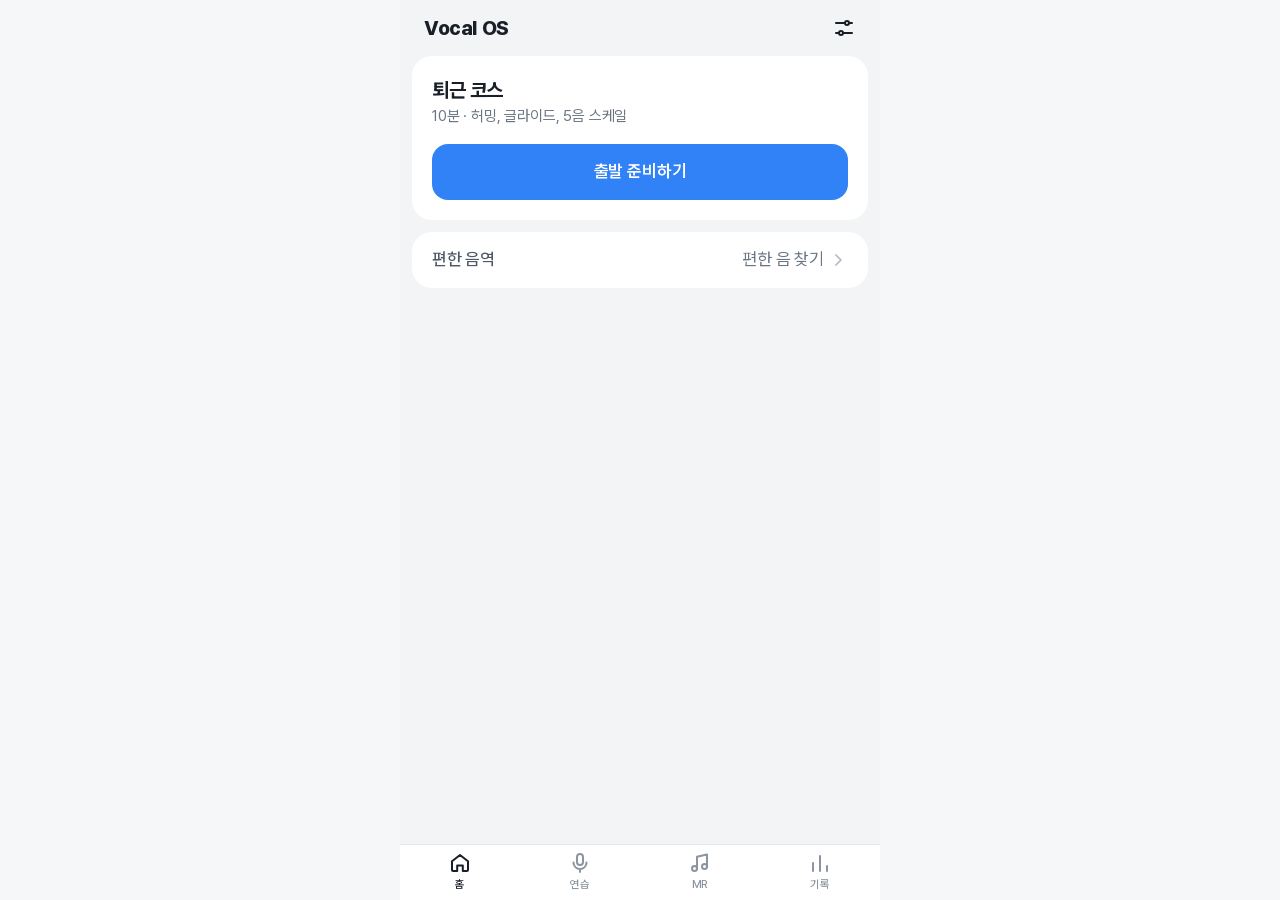
<file: index.html>
<!DOCTYPE html><html lang="ko"><head><meta charSet="utf-8"/><link rel="preconnect" href="/" crossorigin=""/><meta name="viewport" content="width=device-width, initial-scale=1, viewport-fit=cover"/><link rel="stylesheet" href="/_next/static/chunks/2slu14h2fjn1a.css" data-precedence="next"/><link rel="stylesheet" href="/_next/static/chunks/0azizvk-3-jv0.css" data-precedence="next"/><link rel="stylesheet" href="/_next/static/chunks/1em_bt7ou9a3_.css" data-precedence="next"/><link rel="preload" as="script" fetchPriority="low" href="/_next/static/chunks/310vm2bl3xxpt.js"/><script src="/_next/static/chunks/2mmpezlrfmbu5.js" async=""></script><script src="/_next/static/chunks/0bma92pht_c97.js" async=""></script><script src="/_next/static/chunks/2bmz0osvslsnm.js" async=""></script><script src="/_next/static/chunks/turbopack-2v4g57vd62qiv.js" async=""></script><script src="/_next/static/chunks/080uavhj95ewu.js" async=""></script><script src="/_next/static/chunks/3zy-ldwnmfhgl.js" async=""></script><script src="/_next/static/chunks/406bu7b1jxyhg.js" async=""></script><script src="/_next/static/chunks/0tak-xtsa2515.js" async=""></script><meta name="theme-color" content="#f2f4f6" media="(prefers-color-scheme: light)"/><meta name="theme-color" content="#101013" media="(prefers-color-scheme: dark)"/><title>Vocal OS</title><meta name="application-name" content="Vocal OS"/><link rel="manifest" href="/manifest.webmanifest"/><meta name="robots" content="noindex, nofollow"/><meta name="format-detection" content="telephone=no"/><meta name="mobile-web-app-capable" content="yes"/><meta name="apple-mobile-web-app-title" content="Vocal OS"/><meta name="apple-mobile-web-app-status-bar-style" content="default"/><link rel="icon" href="/icons/icon-192.png" sizes="192x192" type="image/png"/><link rel="icon" href="/icons/icon-512.png" sizes="512x512" type="image/png"/><link rel="apple-touch-icon" href="/icons/apple-touch-icon.png" sizes="180x180"/><script src="/_next/static/chunks/0cz1d0mv5g_q7.js" noModule=""></script></head><body><div hidden=""><!--$--><!--/$--></div><svg width="0" height="0" class="icons-module__HFr4LG__sprite" aria-hidden="true" focusable="false"><defs><symbol id="i-home" viewBox="0 0 24 24"><path d="M4 10.2 12 4l8 6.2V19a1 1 0 0 1-1 1h-4.2v-5.6H9.2V20H5a1 1 0 0 1-1-1z"></path></symbol><symbol id="i-mic" viewBox="0 0 24 24"><rect x="9" y="3" width="6" height="11" rx="3"></rect><path d="M5.5 11.5a6.5 6.5 0 0 0 13 0M12 18v3"></path></symbol><symbol id="i-note" viewBox="0 0 24 24"><path d="M9 17.5V5.8l10-2.3v12"></path><circle cx="6.5" cy="17.5" r="2.5"></circle><circle cx="16.5" cy="15.5" r="2.5"></circle></symbol><symbol id="i-bars" viewBox="0 0 24 24"><path d="M5 20v-8M12 20V5M19 20v-5"></path></symbol><symbol id="i-sliders" viewBox="0 0 24 24"><path d="M4 7h9M17 7h3M4 17h3M11 17h9"></path><circle cx="15" cy="7" r="2"></circle><circle cx="9" cy="17" r="2"></circle></symbol><symbol id="i-back" viewBox="0 0 24 24"><path d="M15 5l-7 7 7 7"></path></symbol><symbol id="i-close" viewBox="0 0 24 24"><path d="M6 6l12 12M18 6 6 18"></path></symbol><symbol id="i-chev" viewBox="0 0 24 24"><path d="M9.5 6l6 6-6 6"></path></symbol><symbol id="i-plus" viewBox="0 0 24 24"><path d="M12 5v14M5 12h14"></path></symbol><symbol id="i-minus" viewBox="0 0 24 24"><path d="M5 12h14"></path></symbol><symbol id="i-play" viewBox="0 0 24 24"><path fill="currentColor" stroke="none" d="M8 5.6v12.8a.9.9 0 0 0 1.4.8l10.1-6.4a.9.9 0 0 0 0-1.6L9.4 4.8A.9.9 0 0 0 8 5.6z"></path></symbol><symbol id="i-pause" viewBox="0 0 24 24"><rect fill="currentColor" stroke="none" x="6.5" y="5" width="3.6" height="14" rx="1"></rect><rect fill="currentColor" stroke="none" x="13.9" y="5" width="3.6" height="14" rx="1"></rect></symbol><symbol id="i-back5" viewBox="0 0 24 24"><path d="M4.5 12a7.5 7.5 0 1 0 2.2-5.3"></path><path d="M4.5 4.5v4h4"></path><text x="12.4" y="15.3" text-anchor="middle" font-size="8.5" font-weight="700" fill="currentColor" stroke="none">5</text></symbol><symbol id="i-fwd5" viewBox="0 0 24 24"><path d="M19.5 12a7.5 7.5 0 1 1-2.2-5.3"></path><path d="M19.5 4.5v4h-4"></path><text x="11.6" y="15.3" text-anchor="middle" font-size="8.5" font-weight="700" fill="currentColor" stroke="none">5</text></symbol><symbol id="i-check" viewBox="0 0 24 24"><path d="M5 12.5l4.5 4.5L19 7.5"></path></symbol></defs></svg><div class="AppScreen-module__R4IfhG__screen AppScreen-module__R4IfhG__grey AppScreen-module__R4IfhG__withTab"><main class="AppScreen-module__R4IfhG__main"><header class="titles-module__E23ThG__brandBar titles-module__E23ThG__brandWithRight"><span class="titles-module__E23ThG__brand">Vocal OS</span><a class="TopBar-module__Ar32aa__iconBtn" aria-label="설정" href="/settings/"><svg class="icons-module__HFr4LG__icon" width="24" height="24" viewBox="0 0 24 24" aria-hidden="true" focusable="false"><use href="#i-sliders"></use></svg></a></header></main><div class="TabBar-module__Y2isJG__spacer" aria-hidden="true"></div><nav class="TabBar-module__Y2isJG__bar" data-vos-bottom=""><a class="TabBar-module__Y2isJG__tab TabBar-module__Y2isJG__on" aria-current="page" href="/"><svg class="icons-module__HFr4LG__icon" width="24" height="24" viewBox="0 0 24 24" aria-hidden="true" focusable="false"><use href="#i-home"></use></svg><span>홈</span></a><a class="TabBar-module__Y2isJG__tab" href="/practice/"><svg class="icons-module__HFr4LG__icon" width="24" height="24" viewBox="0 0 24 24" aria-hidden="true" focusable="false"><use href="#i-mic"></use></svg><span>연습</span></a><a class="TabBar-module__Y2isJG__tab" href="/mr/"><svg class="icons-module__HFr4LG__icon" width="24" height="24" viewBox="0 0 24 24" aria-hidden="true" focusable="false"><use href="#i-note"></use></svg><span>MR</span></a><a class="TabBar-module__Y2isJG__tab" href="/history/"><svg class="icons-module__HFr4LG__icon" width="24" height="24" viewBox="0 0 24 24" aria-hidden="true" focusable="false"><use href="#i-bars"></use></svg><span>기록</span></a></nav></div><!--$--><!--/$--><div role="status" aria-live="polite" class="Toast-module__GP8IJW__host"></div><script src="/_next/static/chunks/310vm2bl3xxpt.js" id="_R_" async=""></script><script>(self.__next_f=self.__next_f||[]).push([0])</script><script>self.__next_f.push([1,"1:\"$Sreact.fragment\"\n2:I[39756,[\"/_next/static/chunks/080uavhj95ewu.js\"],\"default\"]\n3:I[37457,[\"/_next/static/chunks/080uavhj95ewu.js\"],\"default\"]\n4:I[16065,[\"/_next/static/chunks/080uavhj95ewu.js\"],\"ToastHost\"]\n5:I[54610,[\"/_next/static/chunks/080uavhj95ewu.js\"],\"default\"]\n6:I[54707,[\"/_next/static/chunks/080uavhj95ewu.js\",\"/_next/static/chunks/3zy-ldwnmfhgl.js\",\"/_next/static/chunks/406bu7b1jxyhg.js\",\"/_next/static/chunks/0tak-xtsa2515.js\"],\"default\"]\nc:I[68027,[\"/_next/static/chunks/080uavhj95ewu.js\"],\"default\",1]\n:HL[\"/_next/static/chunks/2slu14h2fjn1a.css\",\"style\"]\n:HL[\"/_next/static/chunks/0azizvk-3-jv0.css\",\"style\"]\n:HC[\"/\",\"\"]\n:HL[\"/_next/static/chunks/1em_bt7ou9a3_.css\",\"style\"]\n0:{\"P\":null,\"c\":[\"\",\"\"],\"q\":\"\",\"i\":false,\"f\":[[[\"\",{\"children\":[\"__PAGE__\",{},\"$undefined\",\"$undefined\",4608]},\"$undefined\",\"$undefined\",4624],[[\"$\",\"$1\",\"c\",{\"children\":[[[\"$\",\"link\",\"0\",{\"rel\":\"stylesheet\",\"href\":\"/_next/static/chunks/2slu14h2fjn1a.css\",\"precedence\":\"next\",\"crossOrigin\":\"$undefined\",\"nonce\":\"$undefined\"}],[\"$\",\"link\",\"1\",{\"rel\":\"stylesheet\",\"href\":\"/_next/static/chunks/0azizvk-3-jv0.css\",\"precedence\":\"next\",\"crossOrigin\":\"$undefined\",\"nonce\":\"$undefined\"}],[\"$\",\"script\",\"script-0\",{\"src\":\"/_next/static/chunks/080uavhj95ewu.js\",\"async\":true,\"nonce\":\"$undefined\"}]],[\"$\",\"html\",null,{\"lang\":\"ko\",\"children\":[\"$\",\"body\",null,{\"children\":[[\"$\",\"svg\",null,{\"width\":\"0\",\"height\":\"0\",\"className\":\"icons-module__HFr4LG__sprite\",\"aria-hidden\":\"true\",\"focusable\":\"false\",\"children\":[\"$\",\"defs\",null,{\"children\":[[\"$\",\"symbol\",null,{\"id\":\"i-home\",\"viewBox\":\"0 0 24 24\",\"children\":[\"$\",\"path\",null,{\"d\":\"M4 10.2 12 4l8 6.2V19a1 1 0 0 1-1 1h-4.2v-5.6H9.2V20H5a1 1 0 0 1-1-1z\"}]}],[\"$\",\"symbol\",null,{\"id\":\"i-mic\",\"viewBox\":\"0 0 24 24\",\"children\":[[\"$\",\"rect\",null,{\"x\":\"9\",\"y\":\"3\",\"width\":\"6\",\"height\":\"11\",\"rx\":\"3\"}],[\"$\",\"path\",null,{\"d\":\"M5.5 11.5a6.5 6.5 0 0 0 13 0M12 18v3\"}]]}],[\"$\",\"symbol\",null,{\"id\":\"i-note\",\"viewBox\":\"0 0 24 24\",\"children\":[[\"$\",\"path\",null,{\"d\":\"M9 17.5V5.8l10-2.3v12\"}],[\"$\",\"circle\",null,{\"cx\":\"6.5\",\"cy\":\"17.5\",\"r\":\"2.5\"}],[\"$\",\"circle\",null,{\"cx\":\"16.5\",\"cy\":\"15.5\",\"r\":\"2.5\"}]]}],[\"$\",\"symbol\",null,{\"id\":\"i-bars\",\"viewBox\":\"0 0 24 24\",\"children\":[\"$\",\"path\",null,{\"d\":\"M5 20v-8M12 20V5M19 20v-5\"}]}],[\"$\",\"symbol\",null,{\"id\":\"i-sliders\",\"viewBox\":\"0 0 24 24\",\"children\":[[\"$\",\"path\",null,{\"d\":\"M4 7h9M17 7h3M4 17h3M11 17h9\"}],[\"$\",\"circle\",null,{\"cx\":\"15\",\"cy\":\"7\",\"r\":\"2\"}],[\"$\",\"circle\",null,{\"cx\":\"9\",\"cy\":\"17\",\"r\":\"2\"}]]}],[\"$\",\"symbol\",null,{\"id\":\"i-back\",\"viewBox\":\"0 0 24 24\",\"children\":[\"$\",\"path\",null,{\"d\":\"M15 5l-7 7 7 7\"}]}],[\"$\",\"symbol\",null,{\"id\":\"i-close\",\"viewBox\":\"0 0 24 24\",\"children\":[\"$\",\"path\",null,{\"d\":\"M6 6l12 12M18 6 6 18\"}]}],[\"$\",\"symbol\",null,{\"id\":\"i-chev\",\"viewBox\":\"0 0 24 24\",\"children\":[\"$\",\"path\",null,{\"d\":\"M9.5 6l6 6-6 6\"}]}],[\"$\",\"symbol\",null,{\"id\":\"i-plus\",\"viewBox\":\"0 0 24 24\",\"children\":[\"$\",\"path\",null,{\"d\":\"M12 5v14M5 12h14\"}]}],[\"$\",\"symbol\",null,{\"id\":\"i-minus\",\"viewBox\":\"0 0 24 24\",\"children\":[\"$\",\"path\",null,{\"d\":\"M5 12h14\"}]}],[\"$\",\"symbol\",null,{\"id\":\"i-play\",\"viewBox\":\"0 0 24 24\",\"children\":[\"$\",\"path\",null,{\"fill\":\"currentColor\",\"stroke\":\"none\",\"d\":\"M8 5.6v12.8a.9.9 0 0 0 1.4.8l10.1-6.4a.9.9 0 0 0 0-1.6L9.4 4.8A.9.9 0 0 0 8 5.6z\"}]}],[\"$\",\"symbol\",null,{\"id\":\"i-pause\",\"viewBox\":\"0 0 24 24\",\"children\":[[\"$\",\"rect\",null,{\"fill\":\"currentColor\",\"stroke\":\"none\",\"x\":\"6.5\",\"y\":\"5\",\"width\":\"3.6\",\"height\":\"14\",\"rx\":\"1\"}],[\"$\",\"rect\",null,{\"fill\":\"currentColor\",\"stroke\":\"none\",\"x\":\"13.9\",\"y\":\"5\",\"width\":\"3.6\",\"height\":\"14\",\"rx\":\"1\"}]]}],[\"$\",\"symbol\",null,{\"id\":\"i-back5\",\"viewBox\":\"0 0 24 24\",\"children\":[[\"$\",\"path\",null,{\"d\":\"M4.5 12a7.5 7.5 0 1 0 2.2-5.3\"}],[\"$\",\"path\",null,{\"d\":\"M4.5 4.5v4h4\"}],[\"$\",\"text\",null,{\"x\":\"12.4\",\"y\":\"15.3\",\"textAnchor\":\"middle\",\"fontSize\":\"8.5\",\"fontWeight\":\"700\",\"fill\":\"currentColor\",\"stroke\":\"none\",\"children\":\"5\"}]]}],[\"$\",\"symbol\",null,{\"id\":\"i-fwd5\",\"viewBox\":\"0 0 24 24\",\"children\":[[\"$\",\"path\",null,{\"d\":\"M19.5 12a7.5 7.5 0 1 1-2.2-5.3\"}],[\"$\",\"path\",null,{\"d\":\"M19.5 4.5v4h-4\"}],[\"$\",\"text\",null,{\"x\":\"11.6\",\"y\":\"15.3\",\"textAnchor\":\"middle\",\"fontSize\":\"8.5\",\"fontWeight\":\"700\",\"fill\":\"currentColor\",\"stroke\":\"none\",\"children\":\"5\"}]]}],[\"$\",\"symbol\",null,{\"id\":\"i-check\",\"viewBox\":\"0 0 24 24\",\"children\":[\"$\",\"path\",null,{\"d\":\"M5 12.5l4.5 4.5L19 7.5\"}]}]]}]}],[\"$\",\"$L2\",null,{\"parallelRouterKey\":\"children\",\"error\":\"$undefined\",\"errorStyles\":\"$undefined\",\"errorScripts\":\"$undefined\",\"template\":[\"$\",\"$L3\",null,{}],\"templateStyles\":\"$undefined\",\"templateScripts\":\"$undefined\",\"notFound\":[[[\"$\",\"title\",null,{\"children\":\"404: This page could not be found.\"}],[\"$\",\"div\",null,{\"style\":{\"fontFamily\":\"system-ui,\\\"Segoe UI\\\",Roboto,Helvetica,Arial,sans-serif,\\\"Apple Color Emoji\\\",\\\"Segoe UI Emoji\\\"\",\"height\":\"100vh\",\"textAlign\":\"center\",\"display\":\"flex\",\"flexDirection\":\"column\",\"alignItems\":\"center\",\"justifyContent\":\"center\"},\"children\":[\"$\",\"div\",null,{\"children\":[[\"$\",\"style\",null,{\"dangerouslySetInnerHTML\":{\"__html\":\"body{color:#000;background:#fff;margin:0}.next-error-h1{border-right:1px solid rgba(0,0,0,.3)}@media (prefers-color-scheme:dark){body{color:#fff;background:#000}.next-error-h1{border-right:1px solid rgba(255,255,255,.3)}}\"}}],[\"$\",\"h1\",null,{\"className\":\"next-error-h1\",\"style\":{\"display\":\"inline-block\",\"margin\":\"0 20px 0 0\",\"padding\":\"0 23px 0 0\",\"fontSize\":24,\"fontWeight\":500,\"verticalAlign\":\"top\",\"lineHeight\":\"49px\"},\"children\":404}],[\"$\",\"div\",null,{\"style\":{\"display\":\"inline-block\"},\"children\":[\"$\",\"h2\",null,{\"style\":{\"fontSize\":14,\"fontWeight\":400,\"lineHeight\":\"49px\",\"margin\":0},\"children\":\"This page could not be found.\"}]}]]}]}]],[]],\"forbidden\":\"$undefined\",\"unauthorized\":\"$undefined\"}],[\"$\",\"$L4\",null,{}],[\"$\",\"$L5\",null,{}]]}]}]]}],{\"children\":[[\"$\",\"$1\",\"c\",{\"children\":[[\"$\",\"$L6\",null,{}],[[\"$\",\"link\",\"0\",{\"rel\":\"stylesheet\",\"href\":\"/_next/static/chunks/1em_bt7ou9a3_.css\",\"precedence\":\"next\",\"crossOrigin\":\"$undefined\",\"nonce\":\"$undefined\"}],\"$L7\",\"$L8\",\"$L9\"],\"$La\"]}],{},null,false,null]},null,false,null],\"$Lb\",false]],\"m\":\"$undefined\",\"G\":[\"$c\",[\"$Ld\",\"$Le\"]],\"S\":true,\"h\":null,\"r\":\"$undefined\",\"s\":\"$undefined\",\"a\":\"$undefined\",\"l\":\"$undefined\",\"p\":\"$undefined\",\"d\":\"$undefined\",\"b\":\"7oiunInVFOueLnQQBxfSR\"}\nf:I[97367,[\"/_next/static/chunks/080uavhj95ewu.js\"],\"OutletBoundary\"]\n10:\"$Sreact.suspense\"\n12:I[97367,[\"/_next/static/chunks/080uavhj95ewu.js\"],\"ViewportBoundary\"]\n14:I[97367,[\"/_next/static/chunks/080uavhj95ewu.js\"],\"MetadataBoundary\"]\n7:[\"$\",\"script\",\"script-0\",{\"src\":\"/_next/static/chunks/3zy-ldwnmfhgl.js\",\"async\":true,\"nonce\":\"$undefined\"}]\n8:[\"$\",\"script\",\"script-1\",{\"src\":\"/_next/static/chunks/406bu7b1jxyhg.js\",\"async\":true,\"nonce\":\"$undefined\"}]\n9:[\"$\",\"script\",\"script-2\",{\"src\":\"/_next/static/chunks/0tak-xtsa2515.js\",\"async\":true,\"nonce\":\"$undefined\"}]\na:[\"$\",\"$Lf\",null,{\"children\":[\"$\",\"$10\",null,{\"name\":\"Next.MetadataOutlet\",\"children\":\"$@11\"}]}]\nb:[\"$\",\"$1\",\"h\",{\"children\":[null,[\"$\",\"$L12\",null,{\"children\":\"$L13\"}],[\"$\",\"div\",null,{\"hidden\":true,\"children\":[\"$\",\"$L14\",null,{\"children\":[\"$\",\"$10\",null,{\"name\":\"Next.Metadata\",\"children\":\"$L15\"}]}]}],null]}]\nd:[\"$\",\"link\",\"0\",{\"rel\":\"stylesheet\",\"href\":\"/_next/static/chunks/2slu14h2fjn1a.css\",\"precedence\":\"next\",\"crossOrigin\":\"$undefined\",\"nonce\":\"$undefined\"}]\ne:[\"$\",\"link\",\"1\",{\"rel\":\"stylesheet\",\"href\":\"/_next/static/chunks/0azizvk-3-jv0.css\",\"precedence\":\"next\",\"crossOrigin\":\"$undefined\",\"nonce\":\"$undefined\"}]\n13:[[\"$\",\"meta\",\"0\",{\"charSet\":\"utf-8\"}],[\"$\",\"meta\",\"1\",{\"name\":\"viewport\",\"content\":\"width=device-width, initial-scale=1, viewport-fit=cover\"}],[\"$\",\"meta\",\"2\",{\"name\":\"theme-color\",\"content\":\"#f2f4f6\",\"media\":\"(prefers-color-scheme: light)\"}],[\"$\",\"meta\",\"3\",{\"name\":\"theme-color\",\"content\":\"#101013\",\"media\":\"(prefers-color-scheme: dark)\"}]]\n16:I[27201,[\"/_next/static/chunks/080uavhj95ewu.js\"],\"IconMark\"]\n11:null\n15:[[\"$\",\"title\",\"0\",{\"children\":\"Vocal OS\"}],[\"$\",\"meta\",\"1\",{\"name\":\"application-name\",\"content\":\"Vocal OS\"}],[\"$\",\"link\",\"2\",{\"rel\":\"manifest\",\"href\":\"/manifest.webmanifest\",\"crossOrigin\":\"$undefined\"}],[\"$\",\"meta\",\"3\",{\"name\":\"robots\",\"content\":\"noindex, nofollow\"}],[\"$\",\"meta\",\"4\",{\"name\":\"format-detection\",\"content\":\"telephone=no\"}],[\"$\",\"meta\",\"5\",{\"name\":\"mobile-web-app-capable\",\"content\":\"yes\"}],[\"$\",\"meta\",\"6\",{\"name\":\"apple-mobile-web-app-title\",\"content\":\"Vocal OS\"}],[\"$\",\"meta\",\"7\",{\"name\":\"apple-mobile-web-app-status-bar-style\",\"content\":\"default\"}],[\"$\",\"link\",\"8\",{\"rel\":\"icon\",\"href\":\"/icons/icon-192.png\",\"sizes\":\"192x192\",\"type\":\"image/png\"}],[\"$\",\"link\",\"9\",{\"rel\":\"icon\",\"href\":\"/icons/icon-512.png\",\"sizes\":\"512x512\",\"type\":\"image/png\"}],[\"$\",\"link\",\"10\",{\"rel\":\"apple-touch-icon\",\"href\":\"/icons/apple-touch-icon.png\",\"sizes\":\"180x180\"}],[\"$\",\"$L16\",\"11\",{}]]\n"])</script></body></html>
</file>
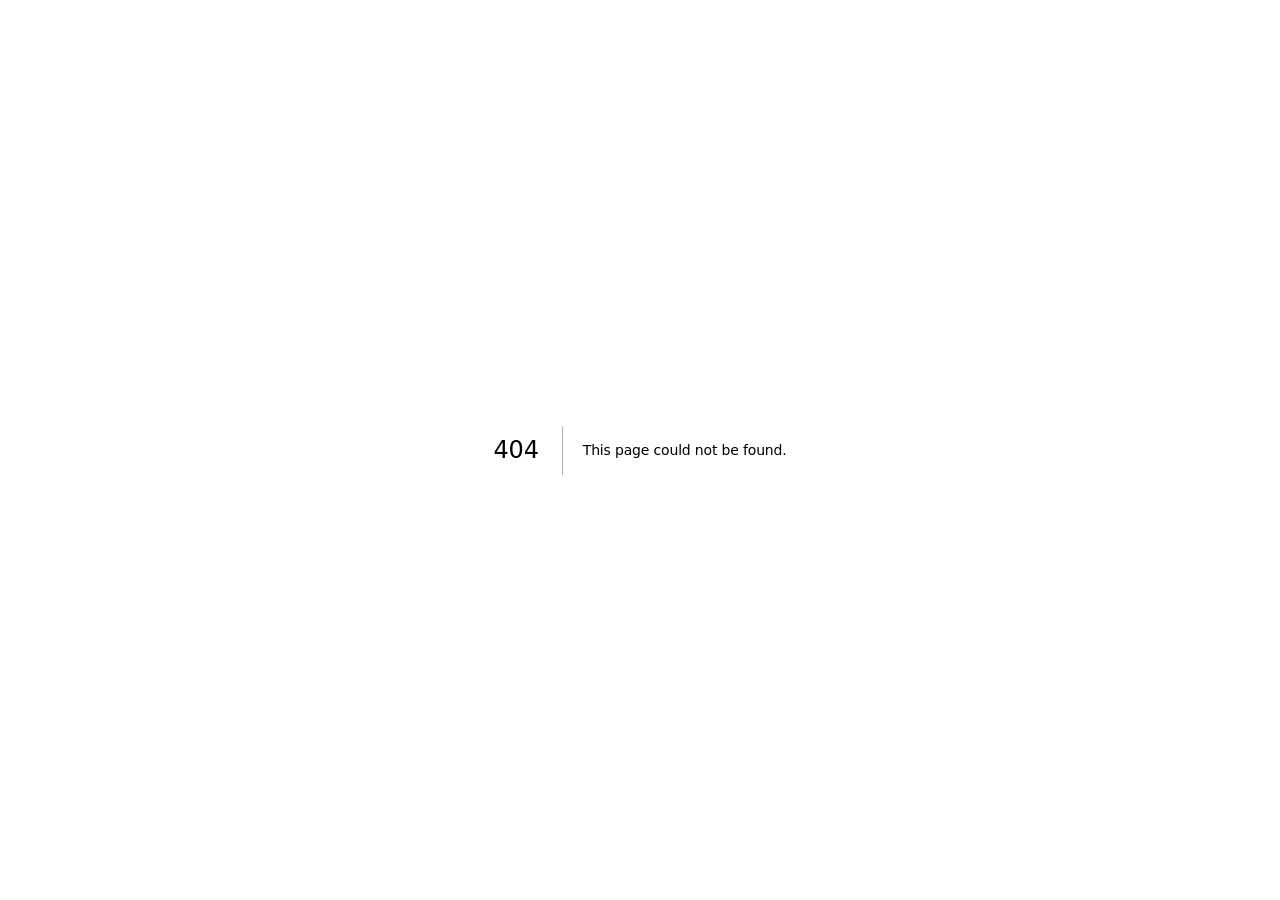
<file: 404/index.html>
<!DOCTYPE html><html lang="ko"><head><meta charSet="utf-8"/><meta name="viewport" content="width=device-width, initial-scale=1, viewport-fit=cover"/><link rel="stylesheet" href="/_next/static/chunks/2slu14h2fjn1a.css" data-precedence="next"/><link rel="stylesheet" href="/_next/static/chunks/0azizvk-3-jv0.css" data-precedence="next"/><link rel="preload" as="script" fetchPriority="low" href="/_next/static/chunks/310vm2bl3xxpt.js"/><script src="/_next/static/chunks/2mmpezlrfmbu5.js" async=""></script><script src="/_next/static/chunks/0bma92pht_c97.js" async=""></script><script src="/_next/static/chunks/2bmz0osvslsnm.js" async=""></script><script src="/_next/static/chunks/turbopack-2v4g57vd62qiv.js" async=""></script><script src="/_next/static/chunks/080uavhj95ewu.js" async=""></script><meta name="robots" content="noindex"/><meta name="theme-color" content="#ffffff" media="(prefers-color-scheme: light)"/><meta name="theme-color" content="#17171c" media="(prefers-color-scheme: dark)"/><title>Vocal OS</title><meta name="application-name" content="Vocal OS"/><link rel="manifest" href="/manifest.webmanifest"/><meta name="robots" content="noindex, nofollow"/><meta name="format-detection" content="telephone=no"/><meta name="mobile-web-app-capable" content="yes"/><meta name="apple-mobile-web-app-title" content="Vocal OS"/><meta name="apple-mobile-web-app-status-bar-style" content="default"/><link rel="icon" href="/icons/icon-192.png" sizes="192x192" type="image/png"/><link rel="icon" href="/icons/icon-512.png" sizes="512x512" type="image/png"/><link rel="apple-touch-icon" href="/icons/apple-touch-icon.png" sizes="180x180"/><title>404: This page could not be found.</title><script src="/_next/static/chunks/0cz1d0mv5g_q7.js" noModule=""></script></head><body><div hidden=""><!--$--><!--/$--></div><svg width="0" height="0" class="icons-module__HFr4LG__sprite" aria-hidden="true" focusable="false"><defs><symbol id="i-home" viewBox="0 0 24 24"><path d="M4 10.2 12 4l8 6.2V19a1 1 0 0 1-1 1h-4.2v-5.6H9.2V20H5a1 1 0 0 1-1-1z"></path></symbol><symbol id="i-mic" viewBox="0 0 24 24"><rect x="9" y="3" width="6" height="11" rx="3"></rect><path d="M5.5 11.5a6.5 6.5 0 0 0 13 0M12 18v3"></path></symbol><symbol id="i-note" viewBox="0 0 24 24"><path d="M9 17.5V5.8l10-2.3v12"></path><circle cx="6.5" cy="17.5" r="2.5"></circle><circle cx="16.5" cy="15.5" r="2.5"></circle></symbol><symbol id="i-bars" viewBox="0 0 24 24"><path d="M5 20v-8M12 20V5M19 20v-5"></path></symbol><symbol id="i-sliders" viewBox="0 0 24 24"><path d="M4 7h9M17 7h3M4 17h3M11 17h9"></path><circle cx="15" cy="7" r="2"></circle><circle cx="9" cy="17" r="2"></circle></symbol><symbol id="i-back" viewBox="0 0 24 24"><path d="M15 5l-7 7 7 7"></path></symbol><symbol id="i-close" viewBox="0 0 24 24"><path d="M6 6l12 12M18 6 6 18"></path></symbol><symbol id="i-chev" viewBox="0 0 24 24"><path d="M9.5 6l6 6-6 6"></path></symbol><symbol id="i-plus" viewBox="0 0 24 24"><path d="M12 5v14M5 12h14"></path></symbol><symbol id="i-minus" viewBox="0 0 24 24"><path d="M5 12h14"></path></symbol><symbol id="i-play" viewBox="0 0 24 24"><path fill="currentColor" stroke="none" d="M8 5.6v12.8a.9.9 0 0 0 1.4.8l10.1-6.4a.9.9 0 0 0 0-1.6L9.4 4.8A.9.9 0 0 0 8 5.6z"></path></symbol><symbol id="i-pause" viewBox="0 0 24 24"><rect fill="currentColor" stroke="none" x="6.5" y="5" width="3.6" height="14" rx="1"></rect><rect fill="currentColor" stroke="none" x="13.9" y="5" width="3.6" height="14" rx="1"></rect></symbol><symbol id="i-back5" viewBox="0 0 24 24"><path d="M4.5 12a7.5 7.5 0 1 0 2.2-5.3"></path><path d="M4.5 4.5v4h4"></path><text x="12.4" y="15.3" text-anchor="middle" font-size="8.5" font-weight="700" fill="currentColor" stroke="none">5</text></symbol><symbol id="i-fwd5" viewBox="0 0 24 24"><path d="M19.5 12a7.5 7.5 0 1 1-2.2-5.3"></path><path d="M19.5 4.5v4h-4"></path><text x="11.6" y="15.3" text-anchor="middle" font-size="8.5" font-weight="700" fill="currentColor" stroke="none">5</text></symbol><symbol id="i-check" viewBox="0 0 24 24"><path d="M5 12.5l4.5 4.5L19 7.5"></path></symbol></defs></svg><div style="font-family:system-ui,&quot;Segoe UI&quot;,Roboto,Helvetica,Arial,sans-serif,&quot;Apple Color Emoji&quot;,&quot;Segoe UI Emoji&quot;;height:100vh;text-align:center;display:flex;flex-direction:column;align-items:center;justify-content:center"><div><style>body{color:#000;background:#fff;margin:0}.next-error-h1{border-right:1px solid rgba(0,0,0,.3)}@media (prefers-color-scheme:dark){body{color:#fff;background:#000}.next-error-h1{border-right:1px solid rgba(255,255,255,.3)}}</style><h1 class="next-error-h1" style="display:inline-block;margin:0 20px 0 0;padding:0 23px 0 0;font-size:24px;font-weight:500;vertical-align:top;line-height:49px">404</h1><div style="display:inline-block"><h2 style="font-size:14px;font-weight:400;line-height:49px;margin:0">This page could not be found.</h2></div></div></div><!--$--><!--/$--><div role="status" aria-live="polite" class="Toast-module__GP8IJW__host"></div><script src="/_next/static/chunks/310vm2bl3xxpt.js" id="_R_" async=""></script><script>(self.__next_f=self.__next_f||[]).push([0])</script><script>self.__next_f.push([1,"1:\"$Sreact.fragment\"\n2:I[39756,[\"/_next/static/chunks/080uavhj95ewu.js\"],\"default\"]\n3:I[37457,[\"/_next/static/chunks/080uavhj95ewu.js\"],\"default\"]\n4:I[16065,[\"/_next/static/chunks/080uavhj95ewu.js\"],\"ToastHost\"]\n5:I[54610,[\"/_next/static/chunks/080uavhj95ewu.js\"],\"default\"]\na:I[68027,[\"/_next/static/chunks/080uavhj95ewu.js\"],\"default\",1]\n:HL[\"/_next/static/chunks/2slu14h2fjn1a.css\",\"style\"]\n:HL[\"/_next/static/chunks/0azizvk-3-jv0.css\",\"style\"]\n8:X\n0:{\"P\":null,\"c\":[\"\",\"_not-found\",\"\"],\"q\":\"\",\"i\":false,\"f\":[[[\"\",{\"children\":[\"/_not-found\",{\"children\":[\"__PAGE__\",{},\"$undefined\",\"$undefined\",4608]},\"$undefined\",\"$undefined\",4608]},\"$undefined\",\"$undefined\",4624],[[\"$\",\"$1\",\"c\",{\"children\":[[[\"$\",\"link\",\"0\",{\"rel\":\"stylesheet\",\"href\":\"/_next/static/chunks/2slu14h2fjn1a.css\",\"precedence\":\"next\",\"crossOrigin\":\"$undefined\",\"nonce\":\"$undefined\"}],[\"$\",\"link\",\"1\",{\"rel\":\"stylesheet\",\"href\":\"/_next/static/chunks/0azizvk-3-jv0.css\",\"precedence\":\"next\",\"crossOrigin\":\"$undefined\",\"nonce\":\"$undefined\"}],[\"$\",\"script\",\"script-0\",{\"src\":\"/_next/static/chunks/080uavhj95ewu.js\",\"async\":true,\"nonce\":\"$undefined\"}]],[\"$\",\"html\",null,{\"lang\":\"ko\",\"children\":[\"$\",\"body\",null,{\"children\":[[\"$\",\"svg\",null,{\"width\":\"0\",\"height\":\"0\",\"className\":\"icons-module__HFr4LG__sprite\",\"aria-hidden\":\"true\",\"focusable\":\"false\",\"children\":[\"$\",\"defs\",null,{\"children\":[[\"$\",\"symbol\",null,{\"id\":\"i-home\",\"viewBox\":\"0 0 24 24\",\"children\":[\"$\",\"path\",null,{\"d\":\"M4 10.2 12 4l8 6.2V19a1 1 0 0 1-1 1h-4.2v-5.6H9.2V20H5a1 1 0 0 1-1-1z\"}]}],[\"$\",\"symbol\",null,{\"id\":\"i-mic\",\"viewBox\":\"0 0 24 24\",\"children\":[[\"$\",\"rect\",null,{\"x\":\"9\",\"y\":\"3\",\"width\":\"6\",\"height\":\"11\",\"rx\":\"3\"}],[\"$\",\"path\",null,{\"d\":\"M5.5 11.5a6.5 6.5 0 0 0 13 0M12 18v3\"}]]}],[\"$\",\"symbol\",null,{\"id\":\"i-note\",\"viewBox\":\"0 0 24 24\",\"children\":[[\"$\",\"path\",null,{\"d\":\"M9 17.5V5.8l10-2.3v12\"}],[\"$\",\"circle\",null,{\"cx\":\"6.5\",\"cy\":\"17.5\",\"r\":\"2.5\"}],[\"$\",\"circle\",null,{\"cx\":\"16.5\",\"cy\":\"15.5\",\"r\":\"2.5\"}]]}],[\"$\",\"symbol\",null,{\"id\":\"i-bars\",\"viewBox\":\"0 0 24 24\",\"children\":[\"$\",\"path\",null,{\"d\":\"M5 20v-8M12 20V5M19 20v-5\"}]}],[\"$\",\"symbol\",null,{\"id\":\"i-sliders\",\"viewBox\":\"0 0 24 24\",\"children\":[[\"$\",\"path\",null,{\"d\":\"M4 7h9M17 7h3M4 17h3M11 17h9\"}],[\"$\",\"circle\",null,{\"cx\":\"15\",\"cy\":\"7\",\"r\":\"2\"}],[\"$\",\"circle\",null,{\"cx\":\"9\",\"cy\":\"17\",\"r\":\"2\"}]]}],[\"$\",\"symbol\",null,{\"id\":\"i-back\",\"viewBox\":\"0 0 24 24\",\"children\":[\"$\",\"path\",null,{\"d\":\"M15 5l-7 7 7 7\"}]}],[\"$\",\"symbol\",null,{\"id\":\"i-close\",\"viewBox\":\"0 0 24 24\",\"children\":[\"$\",\"path\",null,{\"d\":\"M6 6l12 12M18 6 6 18\"}]}],[\"$\",\"symbol\",null,{\"id\":\"i-chev\",\"viewBox\":\"0 0 24 24\",\"children\":[\"$\",\"path\",null,{\"d\":\"M9.5 6l6 6-6 6\"}]}],[\"$\",\"symbol\",null,{\"id\":\"i-plus\",\"viewBox\":\"0 0 24 24\",\"children\":[\"$\",\"path\",null,{\"d\":\"M12 5v14M5 12h14\"}]}],[\"$\",\"symbol\",null,{\"id\":\"i-minus\",\"viewBox\":\"0 0 24 24\",\"children\":[\"$\",\"path\",null,{\"d\":\"M5 12h14\"}]}],[\"$\",\"symbol\",null,{\"id\":\"i-play\",\"viewBox\":\"0 0 24 24\",\"children\":[\"$\",\"path\",null,{\"fill\":\"currentColor\",\"stroke\":\"none\",\"d\":\"M8 5.6v12.8a.9.9 0 0 0 1.4.8l10.1-6.4a.9.9 0 0 0 0-1.6L9.4 4.8A.9.9 0 0 0 8 5.6z\"}]}],[\"$\",\"symbol\",null,{\"id\":\"i-pause\",\"viewBox\":\"0 0 24 24\",\"children\":[[\"$\",\"rect\",null,{\"fill\":\"currentColor\",\"stroke\":\"none\",\"x\":\"6.5\",\"y\":\"5\",\"width\":\"3.6\",\"height\":\"14\",\"rx\":\"1\"}],[\"$\",\"rect\",null,{\"fill\":\"currentColor\",\"stroke\":\"none\",\"x\":\"13.9\",\"y\":\"5\",\"width\":\"3.6\",\"height\":\"14\",\"rx\":\"1\"}]]}],[\"$\",\"symbol\",null,{\"id\":\"i-back5\",\"viewBox\":\"0 0 24 24\",\"children\":[[\"$\",\"path\",null,{\"d\":\"M4.5 12a7.5 7.5 0 1 0 2.2-5.3\"}],[\"$\",\"path\",null,{\"d\":\"M4.5 4.5v4h4\"}],[\"$\",\"text\",null,{\"x\":\"12.4\",\"y\":\"15.3\",\"textAnchor\":\"middle\",\"fontSize\":\"8.5\",\"fontWeight\":\"700\",\"fill\":\"currentColor\",\"stroke\":\"none\",\"children\":\"5\"}]]}],[\"$\",\"symbol\",null,{\"id\":\"i-fwd5\",\"viewBox\":\"0 0 24 24\",\"children\":[[\"$\",\"path\",null,{\"d\":\"M19.5 12a7.5 7.5 0 1 1-2.2-5.3\"}],[\"$\",\"path\",null,{\"d\":\"M19.5 4.5v4h-4\"}],[\"$\",\"text\",null,{\"x\":\"11.6\",\"y\":\"15.3\",\"textAnchor\":\"middle\",\"fontSize\":\"8.5\",\"fontWeight\":\"700\",\"fill\":\"currentColor\",\"stroke\":\"none\",\"children\":\"5\"}]]}],[\"$\",\"symbol\",null,{\"id\":\"i-check\",\"viewBox\":\"0 0 24 24\",\"children\":[\"$\",\"path\",null,{\"d\":\"M5 12.5l4.5 4.5L19 7.5\"}]}]]}]}],[\"$\",\"$L2\",null,{\"parallelRouterKey\":\"children\",\"error\":\"$undefined\",\"errorStyles\":\"$undefined\",\"errorScripts\":\"$undefined\",\"template\":[\"$\",\"$L3\",null,{}],\"templateStyles\":\"$undefined\",\"templateScripts\":\"$undefined\",\"notFound\":[[[\"$\",\"title\",null,{\"children\":\"404: This page could not be found.\"}],[\"$\",\"div\",null,{\"style\":{\"fontFamily\":\"system-ui,\\\"Segoe UI\\\",Roboto,Helvetica,Arial,sans-serif,\\\"Apple Color Emoji\\\",\\\"Segoe UI Emoji\\\"\",\"height\":\"100vh\",\"textAlign\":\"center\",\"display\":\"flex\",\"flexDirection\":\"column\",\"alignItems\":\"center\",\"justifyContent\":\"center\"},\"children\":[\"$\",\"div\",null,{\"children\":[[\"$\",\"style\",null,{\"dangerouslySetInnerHTML\":{\"__html\":\"body{color:#000;background:#fff;margin:0}.next-error-h1{border-right:1px solid rgba(0,0,0,.3)}@media (prefers-color-scheme:dark){body{color:#fff;background:#000}.next-error-h1{border-right:1px solid rgba(255,255,255,.3)}}\"}}],[\"$\",\"h1\",null,{\"className\":\"next-error-h1\",\"style\":{\"display\":\"inline-block\",\"margin\":\"0 20px 0 0\",\"padding\":\"0 23px 0 0\",\"fontSize\":24,\"fontWeight\":500,\"verticalAlign\":\"top\",\"lineHeight\":\"49px\"},\"children\":404}],[\"$\",\"div\",null,{\"style\":{\"display\":\"inline-block\"},\"children\":[\"$\",\"h2\",null,{\"style\":{\"fontSize\":14,\"fontWeight\":400,\"lineHeight\":\"49px\",\"margin\":0},\"children\":\"This page could not be found.\"}]}]]}]}]],[]],\"forbidden\":\"$undefined\",\"unauthorized\":\"$undefined\"}],[\"$\",\"$L4\",null,{}],[\"$\",\"$L5\",null,{}]]}]}]]}],{\"children\":[[\"$\",\"$1\",\"c\",{\"children\":[null,[\"$\",\"$L2\",null,{\"parallelRouterKey\":\"children\",\"error\":\"$undefined\",\"errorStyles\":\"$undefined\",\"errorScripts\":\"$undefined\",\"template\":\"$L6\",\"templateStyles\":\"$undefined\",\"templateScripts\":\"$undefined\",\"notFound\":\"$undefined\",\"forbidden\":\"$undefined\",\"unauthorized\":\"$undefined\"}]]}],{\"children\":[\"$L7\",{},null,false,null]},null,false,\"$8\"]},null,false,null],\"$L9\",false]],\"m\":\"$undefined\",\"G\":[\"$a\",[\"$Lb\",\"$Lc\"]],\"S\":true,\"h\":null,\"r\":\"$undefined\",\"s\":\"$undefined\",\"a\":\"$undefined\",\"l\":\"$undefined\",\"p\":\"$undefined\",\"d\":\"$undefined\",\"b\":\"7oiunInVFOueLnQQBxfSR\"}\nd:I[97367,[\"/_next/static/chunks/080uavhj95ewu.js\"],\"OutletBoundary\"]\ne:\"$Sreact.suspense\"\n10:I[97367,[\"/_next/static/chunks/080uavhj95ewu.js\"],\"ViewportBoundary\"]\n12:I[97367,[\"/_next/static/chunks/080uavhj95ewu.js\"],\"MetadataBoundary\"]\n6:[\"$\",\"$L3\",null,{}]\n7:[\"$\",\"$1\",\"c\",{\"children\":[[[\"$\",\"title\",null,{\"children\":\"404: This page could not be found.\"}],[\"$\",\"div\",null,{\"style\":\"$0:f:0:1:0:props:children:1:props:children:props:children:1:props:notFound:0:1:props:style\",\"children\":[\"$\",\"div\",null,{\"children\":[[\"$\",\"style\",null,{\"dangerouslySetInnerHTML\":{\"__html\":\"body{color:#000;background:#fff;margin:0}.next-error-h1{border-right:1px solid rgba(0,0,0,.3)}@media (prefers-color-scheme:dark){body{color:#fff;background:#000}.next-error-h1{border-right:1px solid rgba(255,255,255,.3)}}\"}}],[\"$\",\"h1\",null,{\"className\":\"next-error-h1\",\"style\":\"$0:f:0:1:0:props:children:1:props:children:props:children:1:props:notFound:0:1:props:children:props:children:1:props:style\",\"children\":404}],[\"$\",\"div\",null,{\"style\":\"$0:f:0:1:0:props:children:1:props:children:props:children:1:props:notFound:0:1:props:children:props:children:2:props:style\",\"children\":[\"$\",\"h2\",null,{\"style\":\"$0:f:0:1:0:props:children:1:props:children:props:children:1:props:notFound:0:1:props:children:props:children:2:props:children:props:style\",\"children\":\"This page could not be found.\"}]}]]}]}]],null,[\"$\",\"$Ld\",null,{\"children\":[\"$\",\"$e\",null,{\"name\":\"Next.MetadataOutlet\",\"children\":\"$@f\"}]}]]}]\n9:[\"$\",\"$1\",\"h\",{\"children\":[[\"$\",\"meta\",null,{\"name\":\"robots\",\"content\":\"noindex\"}],[\"$\",\"$L10\",null,{\"children\":\"$L11\"}],[\"$\",\"div\",null,{\"hidden\":true,\"children\":[\"$\",\"$L12\",null,{\"children\":[\"$\",\"$e\",null,{\"name\":\"Next.Metadata\",\"children\":\"$L13\"}]}]}],null]}]\nb:[\"$\",\"link\",\"0\",{\"rel\":\"stylesheet\",\"href\":\"/_next/static/chunks/2slu14h2fjn1a.css\",\"precedence\":\"next\",\"crossOrigin\":\"$undefined\",\"nonce\":\"$undefined\"}]\nc:[\"$\",\"link\",\"1\",{\"rel\":\"stylesheet\",\"href\":\"/_next/static/chunks/0azizvk-3-jv0.css\",\"precedence\":\"next\",\"crossOrigin\":\"$undefined\",\"nonce\":\"$undefined\"}]\n8:C\n11:[[\"$\",\"meta\",\"0\",{\"charSet\":\"utf-8\"}],[\"$\",\"meta\",\"1\",{\"name\":\"viewport\",\"content\":\"width=device-width, initial-scale=1, viewport-fit=cover\"}],[\"$\",\"meta\",\"2\",{\"name\":\"theme-color\",\"content\":\"#ffffff\",\"media\":\"(prefers-color-scheme: light)\"}],[\"$\",\"meta\",\"3\",{\"name\":\"theme-color\",\"content\":\"#17171c\",\"media\":\"(prefers-color-scheme: dark)\"}]]\n14:I[27201,[\"/_next/static/chunks/080uavhj95ewu.js\"],\"IconMark\"]\nf:null\n13:[[\"$\",\"title\",\"0\",{\"children\":\"Vocal OS\"}],[\"$\",\"meta\",\"1\",{\"name\":\"application-name\",\"content\":\"Vocal OS\"}],[\"$\",\"link\",\"2\",{\"rel\":\"manifest\",\"href\":\"/manifest.webmanifest\",\"crossOrigin\":\"$undefined\"}],[\"$\",\"meta\",\"3\",{\"name\":\"robots\",\"content\":\"noindex, nofollow\"}],[\"$\",\"meta\",\"4\",{\"name\":\"format-detection\",\"content\":\"telephone=no\"}],[\"$\",\"meta\",\"5\",{\"name\":\"mobile-web-app-capable\",\"content\":\"yes\"}],[\"$\",\"meta\",\"6\",{\"name\":\"apple-mobile-web-app-title\",\"content\":\"Vocal OS\"}],[\"$\",\"meta\",\"7\",{\"name\":\"apple-mobile-web-app-status-bar-style\",\"content\":\"default\"}],[\"$\",\"link\",\"8\",{\"rel\":\"icon\",\"href\":\"/icons/icon-192.png\",\"sizes\":\"192x192\",\"type\":\"image/png\"}],[\"$\",\"link\",\"9\",{\"rel\":\"icon\",\"href\":\"/icons/icon-512.png\",\"sizes\":\"512x512\",\"type\":\"image/png\"}],[\"$\",\"link\",\"10\",{\"rel\":\"apple-touch-icon\",\"href\":\"/icons/apple-touch-icon.png\",\"sizes\":\"180x180\"}],[\"$\",\"$L14\",\"11\",{}]]\n"])</script></body></html>
</file>
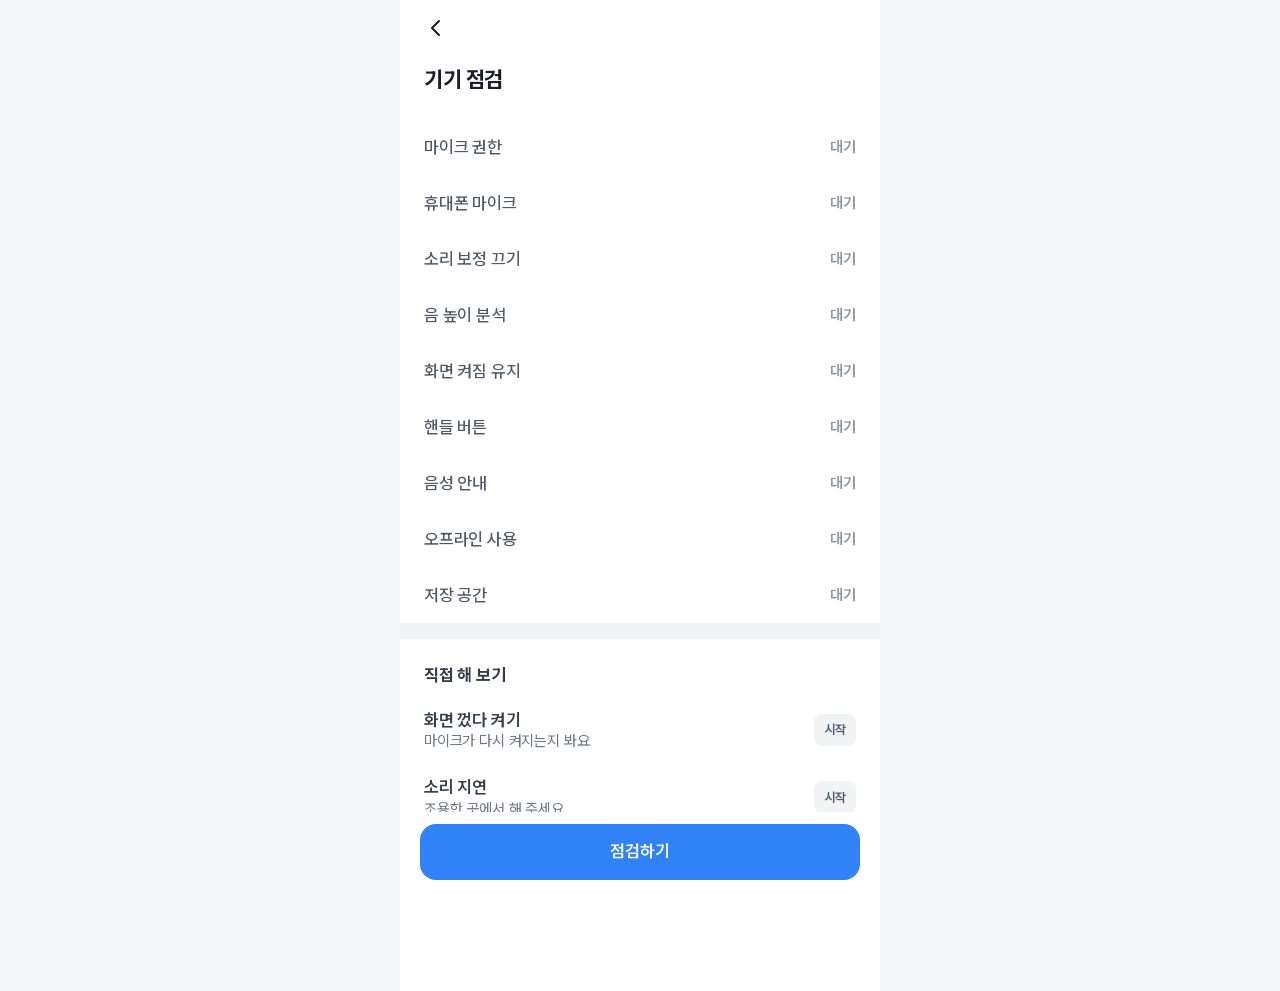
<file: diagnostics/index.html>
<!DOCTYPE html><html lang="ko"><head><meta charSet="utf-8"/><link rel="preconnect" href="/" crossorigin=""/><meta name="viewport" content="width=device-width, initial-scale=1, viewport-fit=cover"/><link rel="stylesheet" href="/_next/static/chunks/2slu14h2fjn1a.css" data-precedence="next"/><link rel="stylesheet" href="/_next/static/chunks/0azizvk-3-jv0.css" data-precedence="next"/><link rel="stylesheet" href="/_next/static/chunks/1em_bt7ou9a3_.css" data-precedence="next"/><link rel="preload" as="script" fetchPriority="low" href="/_next/static/chunks/310vm2bl3xxpt.js"/><script src="/_next/static/chunks/2mmpezlrfmbu5.js" async=""></script><script src="/_next/static/chunks/0bma92pht_c97.js" async=""></script><script src="/_next/static/chunks/2bmz0osvslsnm.js" async=""></script><script src="/_next/static/chunks/turbopack-2v4g57vd62qiv.js" async=""></script><script src="/_next/static/chunks/080uavhj95ewu.js" async=""></script><script src="/_next/static/chunks/0xdaojn39-af-.js" async=""></script><script src="/_next/static/chunks/406bu7b1jxyhg.js" async=""></script><script src="/_next/static/chunks/2-w65ag7f01dm.js" async=""></script><meta name="theme-color" content="#ffffff" media="(prefers-color-scheme: light)"/><meta name="theme-color" content="#17171c" media="(prefers-color-scheme: dark)"/><title>Vocal OS</title><meta name="application-name" content="Vocal OS"/><link rel="manifest" href="/manifest.webmanifest"/><meta name="robots" content="noindex, nofollow"/><meta name="format-detection" content="telephone=no"/><meta name="mobile-web-app-capable" content="yes"/><meta name="apple-mobile-web-app-title" content="Vocal OS"/><meta name="apple-mobile-web-app-status-bar-style" content="default"/><link rel="icon" href="/icons/icon-192.png" sizes="192x192" type="image/png"/><link rel="icon" href="/icons/icon-512.png" sizes="512x512" type="image/png"/><link rel="apple-touch-icon" href="/icons/apple-touch-icon.png" sizes="180x180"/><script src="/_next/static/chunks/0cz1d0mv5g_q7.js" noModule=""></script></head><body><div hidden=""><!--$--><!--/$--></div><svg width="0" height="0" class="icons-module__HFr4LG__sprite" aria-hidden="true" focusable="false"><defs><symbol id="i-home" viewBox="0 0 24 24"><path d="M4 10.2 12 4l8 6.2V19a1 1 0 0 1-1 1h-4.2v-5.6H9.2V20H5a1 1 0 0 1-1-1z"></path></symbol><symbol id="i-mic" viewBox="0 0 24 24"><rect x="9" y="3" width="6" height="11" rx="3"></rect><path d="M5.5 11.5a6.5 6.5 0 0 0 13 0M12 18v3"></path></symbol><symbol id="i-note" viewBox="0 0 24 24"><path d="M9 17.5V5.8l10-2.3v12"></path><circle cx="6.5" cy="17.5" r="2.5"></circle><circle cx="16.5" cy="15.5" r="2.5"></circle></symbol><symbol id="i-bars" viewBox="0 0 24 24"><path d="M5 20v-8M12 20V5M19 20v-5"></path></symbol><symbol id="i-sliders" viewBox="0 0 24 24"><path d="M4 7h9M17 7h3M4 17h3M11 17h9"></path><circle cx="15" cy="7" r="2"></circle><circle cx="9" cy="17" r="2"></circle></symbol><symbol id="i-back" viewBox="0 0 24 24"><path d="M15 5l-7 7 7 7"></path></symbol><symbol id="i-close" viewBox="0 0 24 24"><path d="M6 6l12 12M18 6 6 18"></path></symbol><symbol id="i-chev" viewBox="0 0 24 24"><path d="M9.5 6l6 6-6 6"></path></symbol><symbol id="i-plus" viewBox="0 0 24 24"><path d="M12 5v14M5 12h14"></path></symbol><symbol id="i-minus" viewBox="0 0 24 24"><path d="M5 12h14"></path></symbol><symbol id="i-play" viewBox="0 0 24 24"><path fill="currentColor" stroke="none" d="M8 5.6v12.8a.9.9 0 0 0 1.4.8l10.1-6.4a.9.9 0 0 0 0-1.6L9.4 4.8A.9.9 0 0 0 8 5.6z"></path></symbol><symbol id="i-pause" viewBox="0 0 24 24"><rect fill="currentColor" stroke="none" x="6.5" y="5" width="3.6" height="14" rx="1"></rect><rect fill="currentColor" stroke="none" x="13.9" y="5" width="3.6" height="14" rx="1"></rect></symbol><symbol id="i-back5" viewBox="0 0 24 24"><path d="M4.5 12a7.5 7.5 0 1 0 2.2-5.3"></path><path d="M4.5 4.5v4h4"></path><text x="12.4" y="15.3" text-anchor="middle" font-size="8.5" font-weight="700" fill="currentColor" stroke="none">5</text></symbol><symbol id="i-fwd5" viewBox="0 0 24 24"><path d="M19.5 12a7.5 7.5 0 1 1-2.2-5.3"></path><path d="M19.5 4.5v4h-4"></path><text x="11.6" y="15.3" text-anchor="middle" font-size="8.5" font-weight="700" fill="currentColor" stroke="none">5</text></symbol><symbol id="i-check" viewBox="0 0 24 24"><path d="M5 12.5l4.5 4.5L19 7.5"></path></symbol></defs></svg><div class="AppScreen-module__R4IfhG__screen"><main class="AppScreen-module__R4IfhG__main"><div class="TopBar-module__Ar32aa__bar"><button type="button" class="TopBar-module__Ar32aa__iconBtn" aria-label="뒤로"><svg class="icons-module__HFr4LG__icon" width="24" height="24" viewBox="0 0 24 24" aria-hidden="true" focusable="false"><use href="#i-back"></use></svg></button></div><div class="titles-module__E23ThG__pageBlock"><h1 class="titles-module__E23ThG__page">기기 점검</h1></div><button type="button" class="ListRow-module__MU6O4q__row ListRow-module__MU6O4q__pressable"><span class="ListRow-module__MU6O4q__main"><span id="_R_9lbsnlb_" class="ListRow-module__MU6O4q__title1">마이크 권한</span></span><span class="stats-module__2-GcdW__status stats-module__2-GcdW__wait">대기</span></button><button type="button" class="ListRow-module__MU6O4q__row ListRow-module__MU6O4q__pressable"><span class="ListRow-module__MU6O4q__main"><span id="_R_hlbsnlb_" class="ListRow-module__MU6O4q__title1">휴대폰 마이크</span></span><span class="stats-module__2-GcdW__status stats-module__2-GcdW__wait">대기</span></button><button type="button" class="ListRow-module__MU6O4q__row ListRow-module__MU6O4q__pressable"><span class="ListRow-module__MU6O4q__main"><span id="_R_plbsnlb_" class="ListRow-module__MU6O4q__title1">소리 보정 끄기</span></span><span class="stats-module__2-GcdW__status stats-module__2-GcdW__wait">대기</span></button><button type="button" class="ListRow-module__MU6O4q__row ListRow-module__MU6O4q__pressable"><span class="ListRow-module__MU6O4q__main"><span id="_R_11lbsnlb_" class="ListRow-module__MU6O4q__title1">음 높이 분석</span></span><span class="stats-module__2-GcdW__status stats-module__2-GcdW__wait">대기</span></button><button type="button" class="ListRow-module__MU6O4q__row ListRow-module__MU6O4q__pressable"><span class="ListRow-module__MU6O4q__main"><span id="_R_19lbsnlb_" class="ListRow-module__MU6O4q__title1">화면 켜짐 유지</span></span><span class="stats-module__2-GcdW__status stats-module__2-GcdW__wait">대기</span></button><button type="button" class="ListRow-module__MU6O4q__row ListRow-module__MU6O4q__pressable"><span class="ListRow-module__MU6O4q__main"><span id="_R_1hlbsnlb_" class="ListRow-module__MU6O4q__title1">핸들 버튼</span></span><span class="stats-module__2-GcdW__status stats-module__2-GcdW__wait">대기</span></button><button type="button" class="ListRow-module__MU6O4q__row ListRow-module__MU6O4q__pressable"><span class="ListRow-module__MU6O4q__main"><span id="_R_1plbsnlb_" class="ListRow-module__MU6O4q__title1">음성 안내</span></span><span class="stats-module__2-GcdW__status stats-module__2-GcdW__wait">대기</span></button><button type="button" class="ListRow-module__MU6O4q__row ListRow-module__MU6O4q__pressable"><span class="ListRow-module__MU6O4q__main"><span id="_R_21lbsnlb_" class="ListRow-module__MU6O4q__title1">오프라인 사용</span></span><span class="stats-module__2-GcdW__status stats-module__2-GcdW__wait">대기</span></button><button type="button" class="ListRow-module__MU6O4q__row ListRow-module__MU6O4q__pressable"><span class="ListRow-module__MU6O4q__main"><span id="_R_29lbsnlb_" class="ListRow-module__MU6O4q__title1">저장 공간</span></span><span class="stats-module__2-GcdW__status stats-module__2-GcdW__wait">대기</span></button><div class="blocks-module__WUTCJW__band" aria-hidden="true"></div><div class="blocks-module__WUTCJW__listHeader"><h2 class="blocks-module__WUTCJW__listHeaderTitle">직접 해 보기</h2></div><div class="ListRow-module__MU6O4q__row"><span class="ListRow-module__MU6O4q__main"><span id="_R_b5bsnlb_" class="ListRow-module__MU6O4q__title2">화면 껐다 켜기</span><span class="ListRow-module__MU6O4q__sub">마이크가 다시 켜지는지 봐요</span></span><button type="button" class="Button-module__bn4omq__btn Button-module__bn4omq__secondary Button-module__bn4omq__s"><span class="Button-module__bn4omq__label">시작</span></button></div><div class="ListRow-module__MU6O4q__row"><span class="ListRow-module__MU6O4q__main"><span id="_R_j5bsnlb_" class="ListRow-module__MU6O4q__title2">소리 지연</span><span class="ListRow-module__MU6O4q__sub">조용한 곳에서 해 주세요</span></span><button type="button" class="Button-module__bn4omq__btn Button-module__bn4omq__secondary Button-module__bn4omq__s"><span class="Button-module__bn4omq__label">시작</span></button></div><div class="blocks-module__WUTCJW__band" aria-hidden="true"></div><button type="button" class="ListRow-module__MU6O4q__row ListRow-module__MU6O4q__pressable"><span class="ListRow-module__MU6O4q__main"><span id="_R_45bsnlb_" class="ListRow-module__MU6O4q__title1">결과 파일로 저장</span></span><span class="ListRow-module__MU6O4q__value"><svg class="icons-module__HFr4LG__icon ListRow-module__MU6O4q__chev" width="20" height="20" viewBox="0 0 24 24" aria-hidden="true" focusable="false"><use href="#i-chev"></use></svg></span></button><div class="Button-module__bn4omq__ctaSpacer" aria-hidden="true"></div><div class="Button-module__bn4omq__cta" data-vos-bottom=""><button type="button" class="Button-module__bn4omq__btn Button-module__bn4omq__primary Button-module__bn4omq__xl"><span class="Button-module__bn4omq__label">점검하기</span></button></div></main></div><!--$--><!--/$--><div role="status" aria-live="polite" class="Toast-module__GP8IJW__host"></div><script src="/_next/static/chunks/310vm2bl3xxpt.js" id="_R_" async=""></script><script>(self.__next_f=self.__next_f||[]).push([0])</script><script>self.__next_f.push([1,"1:\"$Sreact.fragment\"\n2:I[39756,[\"/_next/static/chunks/080uavhj95ewu.js\"],\"default\"]\n3:I[37457,[\"/_next/static/chunks/080uavhj95ewu.js\"],\"default\"]\n4:I[16065,[\"/_next/static/chunks/080uavhj95ewu.js\"],\"ToastHost\"]\n5:I[54610,[\"/_next/static/chunks/080uavhj95ewu.js\"],\"default\"]\na:I[68027,[\"/_next/static/chunks/080uavhj95ewu.js\"],\"default\",1]\n:HL[\"/_next/static/chunks/2slu14h2fjn1a.css\",\"style\"]\n:HL[\"/_next/static/chunks/0azizvk-3-jv0.css\",\"style\"]\n:HC[\"/\",\"\"]\n:HL[\"/_next/static/chunks/1em_bt7ou9a3_.css\",\"style\"]\n8:X\n0:{\"P\":null,\"c\":[\"\",\"diagnostics\",\"\"],\"q\":\"\",\"i\":false,\"f\":[[[\"\",{\"children\":[\"diagnostics\",{\"children\":[\"__PAGE__\",{},\"$undefined\",\"$undefined\",4608]},\"$undefined\",\"$undefined\",4608]},\"$undefined\",\"$undefined\",4624],[[\"$\",\"$1\",\"c\",{\"children\":[[[\"$\",\"link\",\"0\",{\"rel\":\"stylesheet\",\"href\":\"/_next/static/chunks/2slu14h2fjn1a.css\",\"precedence\":\"next\",\"crossOrigin\":\"$undefined\",\"nonce\":\"$undefined\"}],[\"$\",\"link\",\"1\",{\"rel\":\"stylesheet\",\"href\":\"/_next/static/chunks/0azizvk-3-jv0.css\",\"precedence\":\"next\",\"crossOrigin\":\"$undefined\",\"nonce\":\"$undefined\"}],[\"$\",\"script\",\"script-0\",{\"src\":\"/_next/static/chunks/080uavhj95ewu.js\",\"async\":true,\"nonce\":\"$undefined\"}]],[\"$\",\"html\",null,{\"lang\":\"ko\",\"children\":[\"$\",\"body\",null,{\"children\":[[\"$\",\"svg\",null,{\"width\":\"0\",\"height\":\"0\",\"className\":\"icons-module__HFr4LG__sprite\",\"aria-hidden\":\"true\",\"focusable\":\"false\",\"children\":[\"$\",\"defs\",null,{\"children\":[[\"$\",\"symbol\",null,{\"id\":\"i-home\",\"viewBox\":\"0 0 24 24\",\"children\":[\"$\",\"path\",null,{\"d\":\"M4 10.2 12 4l8 6.2V19a1 1 0 0 1-1 1h-4.2v-5.6H9.2V20H5a1 1 0 0 1-1-1z\"}]}],[\"$\",\"symbol\",null,{\"id\":\"i-mic\",\"viewBox\":\"0 0 24 24\",\"children\":[[\"$\",\"rect\",null,{\"x\":\"9\",\"y\":\"3\",\"width\":\"6\",\"height\":\"11\",\"rx\":\"3\"}],[\"$\",\"path\",null,{\"d\":\"M5.5 11.5a6.5 6.5 0 0 0 13 0M12 18v3\"}]]}],[\"$\",\"symbol\",null,{\"id\":\"i-note\",\"viewBox\":\"0 0 24 24\",\"children\":[[\"$\",\"path\",null,{\"d\":\"M9 17.5V5.8l10-2.3v12\"}],[\"$\",\"circle\",null,{\"cx\":\"6.5\",\"cy\":\"17.5\",\"r\":\"2.5\"}],[\"$\",\"circle\",null,{\"cx\":\"16.5\",\"cy\":\"15.5\",\"r\":\"2.5\"}]]}],[\"$\",\"symbol\",null,{\"id\":\"i-bars\",\"viewBox\":\"0 0 24 24\",\"children\":[\"$\",\"path\",null,{\"d\":\"M5 20v-8M12 20V5M19 20v-5\"}]}],[\"$\",\"symbol\",null,{\"id\":\"i-sliders\",\"viewBox\":\"0 0 24 24\",\"children\":[[\"$\",\"path\",null,{\"d\":\"M4 7h9M17 7h3M4 17h3M11 17h9\"}],[\"$\",\"circle\",null,{\"cx\":\"15\",\"cy\":\"7\",\"r\":\"2\"}],[\"$\",\"circle\",null,{\"cx\":\"9\",\"cy\":\"17\",\"r\":\"2\"}]]}],[\"$\",\"symbol\",null,{\"id\":\"i-back\",\"viewBox\":\"0 0 24 24\",\"children\":[\"$\",\"path\",null,{\"d\":\"M15 5l-7 7 7 7\"}]}],[\"$\",\"symbol\",null,{\"id\":\"i-close\",\"viewBox\":\"0 0 24 24\",\"children\":[\"$\",\"path\",null,{\"d\":\"M6 6l12 12M18 6 6 18\"}]}],[\"$\",\"symbol\",null,{\"id\":\"i-chev\",\"viewBox\":\"0 0 24 24\",\"children\":[\"$\",\"path\",null,{\"d\":\"M9.5 6l6 6-6 6\"}]}],[\"$\",\"symbol\",null,{\"id\":\"i-plus\",\"viewBox\":\"0 0 24 24\",\"children\":[\"$\",\"path\",null,{\"d\":\"M12 5v14M5 12h14\"}]}],[\"$\",\"symbol\",null,{\"id\":\"i-minus\",\"viewBox\":\"0 0 24 24\",\"children\":[\"$\",\"path\",null,{\"d\":\"M5 12h14\"}]}],[\"$\",\"symbol\",null,{\"id\":\"i-play\",\"viewBox\":\"0 0 24 24\",\"children\":[\"$\",\"path\",null,{\"fill\":\"currentColor\",\"stroke\":\"none\",\"d\":\"M8 5.6v12.8a.9.9 0 0 0 1.4.8l10.1-6.4a.9.9 0 0 0 0-1.6L9.4 4.8A.9.9 0 0 0 8 5.6z\"}]}],[\"$\",\"symbol\",null,{\"id\":\"i-pause\",\"viewBox\":\"0 0 24 24\",\"children\":[[\"$\",\"rect\",null,{\"fill\":\"currentColor\",\"stroke\":\"none\",\"x\":\"6.5\",\"y\":\"5\",\"width\":\"3.6\",\"height\":\"14\",\"rx\":\"1\"}],[\"$\",\"rect\",null,{\"fill\":\"currentColor\",\"stroke\":\"none\",\"x\":\"13.9\",\"y\":\"5\",\"width\":\"3.6\",\"height\":\"14\",\"rx\":\"1\"}]]}],[\"$\",\"symbol\",null,{\"id\":\"i-back5\",\"viewBox\":\"0 0 24 24\",\"children\":[[\"$\",\"path\",null,{\"d\":\"M4.5 12a7.5 7.5 0 1 0 2.2-5.3\"}],[\"$\",\"path\",null,{\"d\":\"M4.5 4.5v4h4\"}],[\"$\",\"text\",null,{\"x\":\"12.4\",\"y\":\"15.3\",\"textAnchor\":\"middle\",\"fontSize\":\"8.5\",\"fontWeight\":\"700\",\"fill\":\"currentColor\",\"stroke\":\"none\",\"children\":\"5\"}]]}],[\"$\",\"symbol\",null,{\"id\":\"i-fwd5\",\"viewBox\":\"0 0 24 24\",\"children\":[[\"$\",\"path\",null,{\"d\":\"M19.5 12a7.5 7.5 0 1 1-2.2-5.3\"}],[\"$\",\"path\",null,{\"d\":\"M19.5 4.5v4h-4\"}],[\"$\",\"text\",null,{\"x\":\"11.6\",\"y\":\"15.3\",\"textAnchor\":\"middle\",\"fontSize\":\"8.5\",\"fontWeight\":\"700\",\"fill\":\"currentColor\",\"stroke\":\"none\",\"children\":\"5\"}]]}],[\"$\",\"symbol\",null,{\"id\":\"i-check\",\"viewBox\":\"0 0 24 24\",\"children\":[\"$\",\"path\",null,{\"d\":\"M5 12.5l4.5 4.5L19 7.5\"}]}]]}]}],[\"$\",\"$L2\",null,{\"parallelRouterKey\":\"children\",\"error\":\"$undefined\",\"errorStyles\":\"$undefined\",\"errorScripts\":\"$undefined\",\"template\":[\"$\",\"$L3\",null,{}],\"templateStyles\":\"$undefined\",\"templateScripts\":\"$undefined\",\"notFound\":[[[\"$\",\"title\",null,{\"children\":\"404: This page could not be found.\"}],[\"$\",\"div\",null,{\"style\":{\"fontFamily\":\"system-ui,\\\"Segoe UI\\\",Roboto,Helvetica,Arial,sans-serif,\\\"Apple Color Emoji\\\",\\\"Segoe UI Emoji\\\"\",\"height\":\"100vh\",\"textAlign\":\"center\",\"display\":\"flex\",\"flexDirection\":\"column\",\"alignItems\":\"center\",\"justifyContent\":\"center\"},\"children\":[\"$\",\"div\",null,{\"children\":[[\"$\",\"style\",null,{\"dangerouslySetInnerHTML\":{\"__html\":\"body{color:#000;background:#fff;margin:0}.next-error-h1{border-right:1px solid rgba(0,0,0,.3)}@media (prefers-color-scheme:dark){body{color:#fff;background:#000}.next-error-h1{border-right:1px solid rgba(255,255,255,.3)}}\"}}],[\"$\",\"h1\",null,{\"className\":\"next-error-h1\",\"style\":{\"display\":\"inline-block\",\"margin\":\"0 20px 0 0\",\"padding\":\"0 23px 0 0\",\"fontSize\":24,\"fontWeight\":500,\"verticalAlign\":\"top\",\"lineHeight\":\"49px\"},\"children\":404}],[\"$\",\"div\",null,{\"style\":{\"display\":\"inline-block\"},\"children\":[\"$\",\"h2\",null,{\"style\":{\"fontSize\":14,\"fontWeight\":400,\"lineHeight\":\"49px\",\"margin\":0},\"children\":\"This page could not be found.\"}]}]]}]}]],[]],\"forbidden\":\"$undefined\",\"unauthorized\":\"$undefined\"}],[\"$\",\"$L4\",null,{}],[\"$\",\"$L5\",null,{}]]}]}]]}],{\"children\":[[\"$\",\"$1\",\"c\",{\"children\":[null,[\"$\",\"$L2\",null,{\"parallelRouterKey\":\"children\",\"error\":\"$undefined\",\"errorStyles\":\"$undefined\",\"errorScripts\":\"$undefined\",\"template\":\"$L6\",\"templateStyles\":\"$undefined\",\"templateScripts\":\"$undefined\",\"notFound\":\"$undefined\",\"forbidden\":\"$undefined\",\"unauthorized\":\"$undefined\"}]]}],{\"children\":[\"$L7\",{},null,false,null]},null,false,\"$8\"]},null,false,null],\"$L9\",false]],\"m\":\"$undefined\",\"G\":[\"$a\",[\"$Lb\",\"$Lc\"]],\"S\":true,\"h\":null,\"r\":\"$undefined\",\"s\":\"$undefined\",\"a\":\"$undefined\",\"l\":\"$undefined\",\"p\":\"$undefined\",\"d\":\"$undefined\",\"b\":\"7oiunInVFOueLnQQBxfSR\"}\nd:I[21137,[\"/_next/static/chunks/080uavhj95ewu.js\",\"/_next/static/chunks/0xdaojn39-af-.js\",\"/_next/static/chunks/406bu7b1jxyhg.js\",\"/_next/static/chunks/2-w65ag7f01dm.js\"],\"Diagnostics\"]\ne:I[97367,[\"/_next/static/chunks/080uavhj95ewu.js\"],\"OutletBoundary\"]\nf:\"$Sreact.suspense\"\n11:I[97367,[\"/_next/static/chunks/080uavhj95ewu.js\"],\"ViewportBoundary\"]\n13:I[97367,[\"/_next/static/chunks/080uavhj95ewu.js\"],\"MetadataBoundary\"]\n6:[\"$\",\"$L3\",null,{}]\n7:[\"$\",\"$1\",\"c\",{\"children\":[[\"$\",\"$Ld\",null,{}],[[\"$\",\"link\",\"0\",{\"rel\":\"stylesheet\",\"href\":\"/_next/static/chunks/1em_bt7ou9a3_.css\",\"precedence\":\"next\",\"crossOrigin\":\"$undefined\",\"nonce\":\"$undefined\"}],[\"$\",\"script\",\"script-0\",{\"src\":\"/_next/static/chunks/0xdaojn39-af-.js\",\"async\":true,\"nonce\":\"$undefined\"}],[\"$\",\"script\",\"script-1\",{\"src\":\"/_next/static/chunks/406bu7b1jxyhg.js\",\"async\":true,\"nonce\":\"$undefined\"}],[\"$\",\"script\",\"script-2\",{\"src\":\"/_next/static/chunks/2-w65ag7f01dm.js\",\"async\":true,\"nonce\":\"$undefined\"}]],[\"$\",\"$Le\",null,{\"children\":[\"$\",\"$f\",null,{\"name\":\"Next.MetadataOutlet\",\"children\":\"$@10\"}]}]]}]\n9:[\"$\",\"$1\",\"h\",{\"children\":[null,[\"$\",\"$L11\",null,{\"children\":\"$L12\"}],[\"$\",\"div\",null,{\"hidden\":true,\"children\":[\"$\",\"$L13\",null,{\"children\":[\"$\",\"$f\",null,{\"name\":\"Next.Metadata\",\"children\":\"$L14\"}]}]}],null]}]\nb:[\"$\",\"link\",\"0\",{\"rel\":\"stylesheet\",\"href\":\"/_next/static/chunks/2slu14h2fjn1a.css\",\"precedence\":\"next\",\"crossOrigin\":\"$undefined\",\"nonce\":\"$undefined\"}]\nc:[\"$\",\"link\",\"1\",{\"rel\":\"stylesheet\",\"href\":\"/_next/static/chunks/0azizvk-3-jv0.css\",\"precedence\":\"next\",\"crossOrigin\":\"$undefined\",\"nonce\":\"$undefined\"}]\n8:C\n12:[[\"$\",\"meta\",\"0\",{\"charSet\":\"utf-8\"}],[\"$\",\"meta\",\"1\",{\"name\":\"viewport\",\"content\":\"width=device-width, initial-scale=1, viewport-fit=cover\"}],[\"$\",\"meta\",\"2\",{\"name\":\"theme-color\",\"content\":\"#ffffff\",\"media\":\"(prefers-color-scheme: light)\"}],[\"$\",\"meta\",\"3\",{\"name\":\"theme-color\",\"content\":\"#17171c\",\"media\":\"(prefers-color-scheme: dark)\"}]]\n15:I[27201,[\"/_next/static/chunks/080uavhj95ewu.js\"],\"IconMark\"]\n10:null\n14:[[\"$\",\"title\",\"0\",{\"children\":\"Vocal OS\"}],[\"$\",\"meta\",\"1\",{\"name\":\"application-name\",\"content\":\"Vocal OS\"}],[\"$\",\"link\",\"2\",{\"rel\":\"manifest\",\"href\":\"/manifest.webmanifest\",\"crossOrigin\":\"$undefined\"}],[\"$\",\"meta\",\"3\",{\"name\":\"robots\",\"content\":\"noindex, nofollow\"}],[\"$\",\"meta\",\"4\",{\"name\":\"format-detection\",\"content\":\"telephone=no\"}],[\"$\",\"meta\",\"5\",{\"name\":\"mobile-web-app-capable\",\"content\":\"yes\"}],[\"$\",\"meta\",\"6\",{\"name\":\"apple-mobile-web-app-title\",\"content\":\"Vocal OS\"}],[\"$\",\"meta\",\"7\",{\"name\":\"apple-mobile-web-app-status-bar-style\",\"content\":\"default\"}],[\"$\",\"link\",\"8\",{\"rel\":\"icon\",\"href\":\"/icons/icon-192.png\",\"sizes\":\"192x192\",\"type\":\"image/png\"}],[\"$\",\"link\",\"9\",{\"rel\":\"icon\",\"href\":\"/icons/icon-512.png\",\"sizes\":\"512x512\",\"type\":\"image/png\"}],[\"$\",\"link\",\"10\",{\"rel\":\"apple-touch-icon\",\"href\":\"/icons/apple-touch-icon.png\",\"sizes\":\"180x180\"}],[\"$\",\"$L15\",\"11\",{}]]\n"])</script></body></html>
</file>
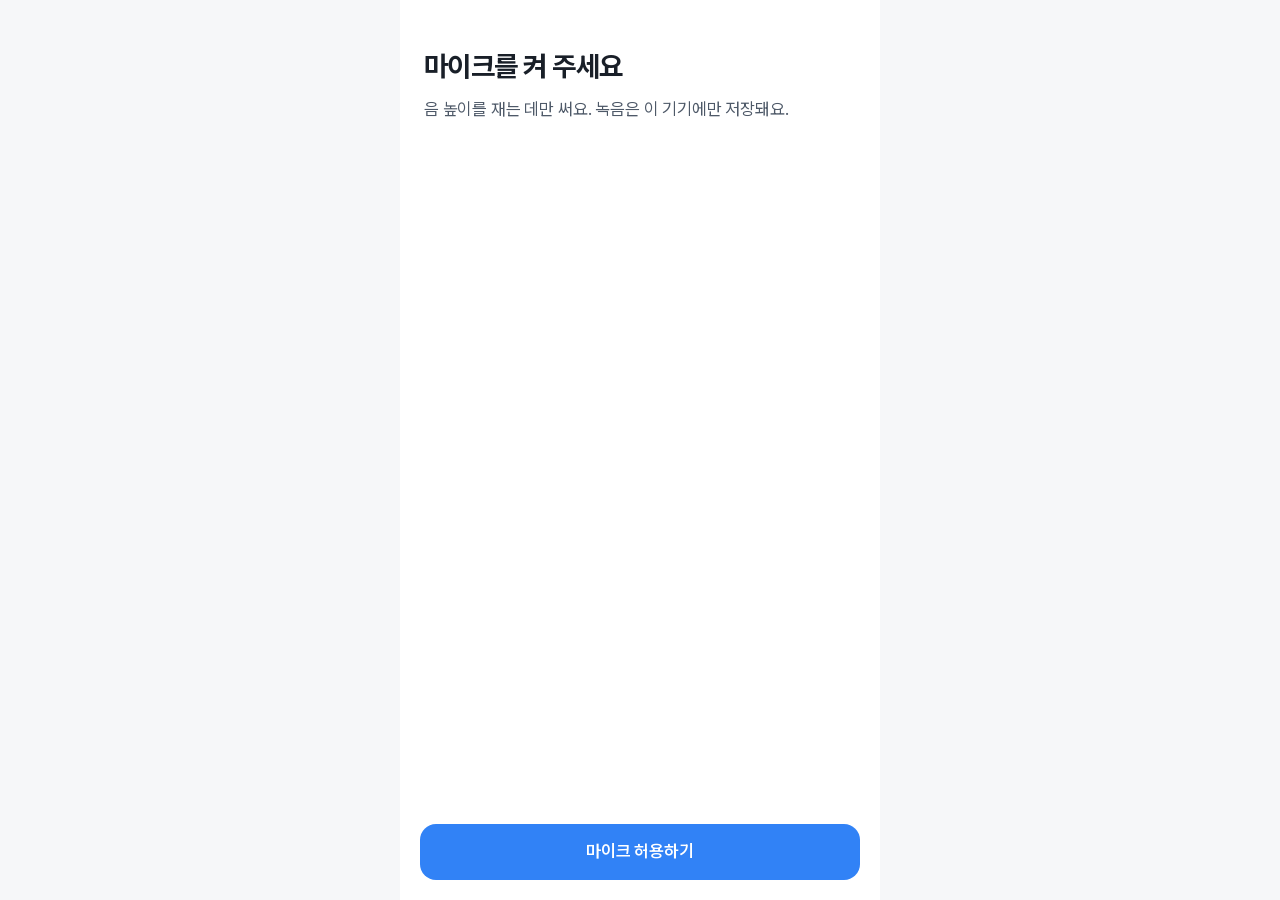
<file: drive/index.html>
<!DOCTYPE html><html lang="ko"><head><meta charSet="utf-8"/><link rel="preconnect" href="/" crossorigin=""/><meta name="viewport" content="width=device-width, initial-scale=1, viewport-fit=cover"/><link rel="stylesheet" href="/_next/static/chunks/2slu14h2fjn1a.css" data-precedence="next"/><link rel="stylesheet" href="/_next/static/chunks/0azizvk-3-jv0.css" data-precedence="next"/><link rel="stylesheet" href="/_next/static/chunks/1em_bt7ou9a3_.css" data-precedence="next"/><link rel="preload" as="script" fetchPriority="low" href="/_next/static/chunks/310vm2bl3xxpt.js"/><script src="/_next/static/chunks/2mmpezlrfmbu5.js" async=""></script><script src="/_next/static/chunks/0bma92pht_c97.js" async=""></script><script src="/_next/static/chunks/2bmz0osvslsnm.js" async=""></script><script src="/_next/static/chunks/turbopack-2v4g57vd62qiv.js" async=""></script><script src="/_next/static/chunks/080uavhj95ewu.js" async=""></script><script src="/_next/static/chunks/2-w65ag7f01dm.js" async=""></script><script src="/_next/static/chunks/1qtu8j25rbc3l.js" async=""></script><script src="/_next/static/chunks/2xv9gg-bhpui7.js" async=""></script><script src="/_next/static/chunks/406bu7b1jxyhg.js" async=""></script><meta name="theme-color" content="#ffffff" media="(prefers-color-scheme: light)"/><meta name="theme-color" content="#17171c" media="(prefers-color-scheme: dark)"/><title>Vocal OS</title><meta name="application-name" content="Vocal OS"/><link rel="manifest" href="/manifest.webmanifest"/><meta name="robots" content="noindex, nofollow"/><meta name="format-detection" content="telephone=no"/><meta name="mobile-web-app-capable" content="yes"/><meta name="apple-mobile-web-app-title" content="Vocal OS"/><meta name="apple-mobile-web-app-status-bar-style" content="default"/><link rel="icon" href="/icons/icon-192.png" sizes="192x192" type="image/png"/><link rel="icon" href="/icons/icon-512.png" sizes="512x512" type="image/png"/><link rel="apple-touch-icon" href="/icons/apple-touch-icon.png" sizes="180x180"/><script src="/_next/static/chunks/0cz1d0mv5g_q7.js" noModule=""></script></head><body><div hidden=""><!--$--><!--/$--></div><svg width="0" height="0" class="icons-module__HFr4LG__sprite" aria-hidden="true" focusable="false"><defs><symbol id="i-home" viewBox="0 0 24 24"><path d="M4 10.2 12 4l8 6.2V19a1 1 0 0 1-1 1h-4.2v-5.6H9.2V20H5a1 1 0 0 1-1-1z"></path></symbol><symbol id="i-mic" viewBox="0 0 24 24"><rect x="9" y="3" width="6" height="11" rx="3"></rect><path d="M5.5 11.5a6.5 6.5 0 0 0 13 0M12 18v3"></path></symbol><symbol id="i-note" viewBox="0 0 24 24"><path d="M9 17.5V5.8l10-2.3v12"></path><circle cx="6.5" cy="17.5" r="2.5"></circle><circle cx="16.5" cy="15.5" r="2.5"></circle></symbol><symbol id="i-bars" viewBox="0 0 24 24"><path d="M5 20v-8M12 20V5M19 20v-5"></path></symbol><symbol id="i-sliders" viewBox="0 0 24 24"><path d="M4 7h9M17 7h3M4 17h3M11 17h9"></path><circle cx="15" cy="7" r="2"></circle><circle cx="9" cy="17" r="2"></circle></symbol><symbol id="i-back" viewBox="0 0 24 24"><path d="M15 5l-7 7 7 7"></path></symbol><symbol id="i-close" viewBox="0 0 24 24"><path d="M6 6l12 12M18 6 6 18"></path></symbol><symbol id="i-chev" viewBox="0 0 24 24"><path d="M9.5 6l6 6-6 6"></path></symbol><symbol id="i-plus" viewBox="0 0 24 24"><path d="M12 5v14M5 12h14"></path></symbol><symbol id="i-minus" viewBox="0 0 24 24"><path d="M5 12h14"></path></symbol><symbol id="i-play" viewBox="0 0 24 24"><path fill="currentColor" stroke="none" d="M8 5.6v12.8a.9.9 0 0 0 1.4.8l10.1-6.4a.9.9 0 0 0 0-1.6L9.4 4.8A.9.9 0 0 0 8 5.6z"></path></symbol><symbol id="i-pause" viewBox="0 0 24 24"><rect fill="currentColor" stroke="none" x="6.5" y="5" width="3.6" height="14" rx="1"></rect><rect fill="currentColor" stroke="none" x="13.9" y="5" width="3.6" height="14" rx="1"></rect></symbol><symbol id="i-back5" viewBox="0 0 24 24"><path d="M4.5 12a7.5 7.5 0 1 0 2.2-5.3"></path><path d="M4.5 4.5v4h4"></path><text x="12.4" y="15.3" text-anchor="middle" font-size="8.5" font-weight="700" fill="currentColor" stroke="none">5</text></symbol><symbol id="i-fwd5" viewBox="0 0 24 24"><path d="M19.5 12a7.5 7.5 0 1 1-2.2-5.3"></path><path d="M19.5 4.5v4h-4"></path><text x="11.6" y="15.3" text-anchor="middle" font-size="8.5" font-weight="700" fill="currentColor" stroke="none">5</text></symbol><symbol id="i-check" viewBox="0 0 24 24"><path d="M5 12.5l4.5 4.5L19 7.5"></path></symbol></defs></svg><!--$!--><template data-dgst="BAILOUT_TO_CLIENT_SIDE_RENDERING"></template><div class="AppScreen-module__R4IfhG__screen"><main class="AppScreen-module__R4IfhG__main"></main></div><!--/$--><!--$--><!--/$--><div role="status" aria-live="polite" class="Toast-module__GP8IJW__host"></div><script src="/_next/static/chunks/310vm2bl3xxpt.js" id="_R_" async=""></script><script>(self.__next_f=self.__next_f||[]).push([0])</script><script>self.__next_f.push([1,"1:\"$Sreact.fragment\"\n2:I[39756,[\"/_next/static/chunks/080uavhj95ewu.js\"],\"default\"]\n3:I[37457,[\"/_next/static/chunks/080uavhj95ewu.js\"],\"default\"]\n4:I[16065,[\"/_next/static/chunks/080uavhj95ewu.js\",\"/_next/static/chunks/2-w65ag7f01dm.js\",\"/_next/static/chunks/1qtu8j25rbc3l.js\",\"/_next/static/chunks/2xv9gg-bhpui7.js\",\"/_next/static/chunks/406bu7b1jxyhg.js\"],\"ToastHost\"]\n5:I[54610,[\"/_next/static/chunks/080uavhj95ewu.js\"],\"default\"]\na:I[68027,[\"/_next/static/chunks/080uavhj95ewu.js\"],\"default\",1]\n:HL[\"/_next/static/chunks/2slu14h2fjn1a.css\",\"style\"]\n:HL[\"/_next/static/chunks/0azizvk-3-jv0.css\",\"style\"]\n:HC[\"/\",\"\"]\n:HL[\"/_next/static/chunks/1em_bt7ou9a3_.css\",\"style\"]\n8:X\n0:{\"P\":null,\"c\":[\"\",\"drive\",\"\"],\"q\":\"\",\"i\":false,\"f\":[[[\"\",{\"children\":[\"drive\",{\"children\":[\"__PAGE__\",{},\"$undefined\",\"$undefined\",4608]},\"$undefined\",\"$undefined\",4608]},\"$undefined\",\"$undefined\",4624],[[\"$\",\"$1\",\"c\",{\"children\":[[[\"$\",\"link\",\"0\",{\"rel\":\"stylesheet\",\"href\":\"/_next/static/chunks/2slu14h2fjn1a.css\",\"precedence\":\"next\",\"crossOrigin\":\"$undefined\",\"nonce\":\"$undefined\"}],[\"$\",\"link\",\"1\",{\"rel\":\"stylesheet\",\"href\":\"/_next/static/chunks/0azizvk-3-jv0.css\",\"precedence\":\"next\",\"crossOrigin\":\"$undefined\",\"nonce\":\"$undefined\"}],[\"$\",\"script\",\"script-0\",{\"src\":\"/_next/static/chunks/080uavhj95ewu.js\",\"async\":true,\"nonce\":\"$undefined\"}]],[\"$\",\"html\",null,{\"lang\":\"ko\",\"children\":[\"$\",\"body\",null,{\"children\":[[\"$\",\"svg\",null,{\"width\":\"0\",\"height\":\"0\",\"className\":\"icons-module__HFr4LG__sprite\",\"aria-hidden\":\"true\",\"focusable\":\"false\",\"children\":[\"$\",\"defs\",null,{\"children\":[[\"$\",\"symbol\",null,{\"id\":\"i-home\",\"viewBox\":\"0 0 24 24\",\"children\":[\"$\",\"path\",null,{\"d\":\"M4 10.2 12 4l8 6.2V19a1 1 0 0 1-1 1h-4.2v-5.6H9.2V20H5a1 1 0 0 1-1-1z\"}]}],[\"$\",\"symbol\",null,{\"id\":\"i-mic\",\"viewBox\":\"0 0 24 24\",\"children\":[[\"$\",\"rect\",null,{\"x\":\"9\",\"y\":\"3\",\"width\":\"6\",\"height\":\"11\",\"rx\":\"3\"}],[\"$\",\"path\",null,{\"d\":\"M5.5 11.5a6.5 6.5 0 0 0 13 0M12 18v3\"}]]}],[\"$\",\"symbol\",null,{\"id\":\"i-note\",\"viewBox\":\"0 0 24 24\",\"children\":[[\"$\",\"path\",null,{\"d\":\"M9 17.5V5.8l10-2.3v12\"}],[\"$\",\"circle\",null,{\"cx\":\"6.5\",\"cy\":\"17.5\",\"r\":\"2.5\"}],[\"$\",\"circle\",null,{\"cx\":\"16.5\",\"cy\":\"15.5\",\"r\":\"2.5\"}]]}],[\"$\",\"symbol\",null,{\"id\":\"i-bars\",\"viewBox\":\"0 0 24 24\",\"children\":[\"$\",\"path\",null,{\"d\":\"M5 20v-8M12 20V5M19 20v-5\"}]}],[\"$\",\"symbol\",null,{\"id\":\"i-sliders\",\"viewBox\":\"0 0 24 24\",\"children\":[[\"$\",\"path\",null,{\"d\":\"M4 7h9M17 7h3M4 17h3M11 17h9\"}],[\"$\",\"circle\",null,{\"cx\":\"15\",\"cy\":\"7\",\"r\":\"2\"}],[\"$\",\"circle\",null,{\"cx\":\"9\",\"cy\":\"17\",\"r\":\"2\"}]]}],[\"$\",\"symbol\",null,{\"id\":\"i-back\",\"viewBox\":\"0 0 24 24\",\"children\":[\"$\",\"path\",null,{\"d\":\"M15 5l-7 7 7 7\"}]}],[\"$\",\"symbol\",null,{\"id\":\"i-close\",\"viewBox\":\"0 0 24 24\",\"children\":[\"$\",\"path\",null,{\"d\":\"M6 6l12 12M18 6 6 18\"}]}],[\"$\",\"symbol\",null,{\"id\":\"i-chev\",\"viewBox\":\"0 0 24 24\",\"children\":[\"$\",\"path\",null,{\"d\":\"M9.5 6l6 6-6 6\"}]}],[\"$\",\"symbol\",null,{\"id\":\"i-plus\",\"viewBox\":\"0 0 24 24\",\"children\":[\"$\",\"path\",null,{\"d\":\"M12 5v14M5 12h14\"}]}],[\"$\",\"symbol\",null,{\"id\":\"i-minus\",\"viewBox\":\"0 0 24 24\",\"children\":[\"$\",\"path\",null,{\"d\":\"M5 12h14\"}]}],[\"$\",\"symbol\",null,{\"id\":\"i-play\",\"viewBox\":\"0 0 24 24\",\"children\":[\"$\",\"path\",null,{\"fill\":\"currentColor\",\"stroke\":\"none\",\"d\":\"M8 5.6v12.8a.9.9 0 0 0 1.4.8l10.1-6.4a.9.9 0 0 0 0-1.6L9.4 4.8A.9.9 0 0 0 8 5.6z\"}]}],[\"$\",\"symbol\",null,{\"id\":\"i-pause\",\"viewBox\":\"0 0 24 24\",\"children\":[[\"$\",\"rect\",null,{\"fill\":\"currentColor\",\"stroke\":\"none\",\"x\":\"6.5\",\"y\":\"5\",\"width\":\"3.6\",\"height\":\"14\",\"rx\":\"1\"}],[\"$\",\"rect\",null,{\"fill\":\"currentColor\",\"stroke\":\"none\",\"x\":\"13.9\",\"y\":\"5\",\"width\":\"3.6\",\"height\":\"14\",\"rx\":\"1\"}]]}],[\"$\",\"symbol\",null,{\"id\":\"i-back5\",\"viewBox\":\"0 0 24 24\",\"children\":[[\"$\",\"path\",null,{\"d\":\"M4.5 12a7.5 7.5 0 1 0 2.2-5.3\"}],[\"$\",\"path\",null,{\"d\":\"M4.5 4.5v4h4\"}],[\"$\",\"text\",null,{\"x\":\"12.4\",\"y\":\"15.3\",\"textAnchor\":\"middle\",\"fontSize\":\"8.5\",\"fontWeight\":\"700\",\"fill\":\"currentColor\",\"stroke\":\"none\",\"children\":\"5\"}]]}],[\"$\",\"symbol\",null,{\"id\":\"i-fwd5\",\"viewBox\":\"0 0 24 24\",\"children\":[[\"$\",\"path\",null,{\"d\":\"M19.5 12a7.5 7.5 0 1 1-2.2-5.3\"}],[\"$\",\"path\",null,{\"d\":\"M19.5 4.5v4h-4\"}],[\"$\",\"text\",null,{\"x\":\"11.6\",\"y\":\"15.3\",\"textAnchor\":\"middle\",\"fontSize\":\"8.5\",\"fontWeight\":\"700\",\"fill\":\"currentColor\",\"stroke\":\"none\",\"children\":\"5\"}]]}],[\"$\",\"symbol\",null,{\"id\":\"i-check\",\"viewBox\":\"0 0 24 24\",\"children\":[\"$\",\"path\",null,{\"d\":\"M5 12.5l4.5 4.5L19 7.5\"}]}]]}]}],[\"$\",\"$L2\",null,{\"parallelRouterKey\":\"children\",\"error\":\"$undefined\",\"errorStyles\":\"$undefined\",\"errorScripts\":\"$undefined\",\"template\":[\"$\",\"$L3\",null,{}],\"templateStyles\":\"$undefined\",\"templateScripts\":\"$undefined\",\"notFound\":[[[\"$\",\"title\",null,{\"children\":\"404: This page could not be found.\"}],[\"$\",\"div\",null,{\"style\":{\"fontFamily\":\"system-ui,\\\"Segoe UI\\\",Roboto,Helvetica,Arial,sans-serif,\\\"Apple Color Emoji\\\",\\\"Segoe UI Emoji\\\"\",\"height\":\"100vh\",\"textAlign\":\"center\",\"display\":\"flex\",\"flexDirection\":\"column\",\"alignItems\":\"center\",\"justifyContent\":\"center\"},\"children\":[\"$\",\"div\",null,{\"children\":[[\"$\",\"style\",null,{\"dangerouslySetInnerHTML\":{\"__html\":\"body{color:#000;background:#fff;margin:0}.next-error-h1{border-right:1px solid rgba(0,0,0,.3)}@media (prefers-color-scheme:dark){body{color:#fff;background:#000}.next-error-h1{border-right:1px solid rgba(255,255,255,.3)}}\"}}],[\"$\",\"h1\",null,{\"className\":\"next-error-h1\",\"style\":{\"display\":\"inline-block\",\"margin\":\"0 20px 0 0\",\"padding\":\"0 23px 0 0\",\"fontSize\":24,\"fontWeight\":500,\"verticalAlign\":\"top\",\"lineHeight\":\"49px\"},\"children\":404}],[\"$\",\"div\",null,{\"style\":{\"display\":\"inline-block\"},\"children\":[\"$\",\"h2\",null,{\"style\":{\"fontSize\":14,\"fontWeight\":400,\"lineHeight\":\"49px\",\"margin\":0},\"children\":\"This page could not be found.\"}]}]]}]}]],[]],\"forbidden\":\"$undefined\",\"unauthorized\":\"$undefined\"}],[\"$\",\"$L4\",null,{}],[\"$\",\"$L5\",null,{}]]}]}]]}],{\"children\":[[\"$\",\"$1\",\"c\",{\"children\":[null,[\"$\",\"$L2\",null,{\"parallelRouterKey\":\"children\",\"error\":\"$undefined\",\"errorStyles\":\"$undefined\",\"errorScripts\":\"$undefined\",\"template\":\"$L6\",\"templateStyles\":\"$undefined\",\"templateScripts\":\"$undefined\",\"notFound\":\"$undefined\",\"forbidden\":\"$undefined\",\"unauthorized\":\"$undefined\"}]]}],{\"children\":[\"$L7\",{},null,false,null]},null,false,\"$8\"]},null,false,null],\"$L9\",false]],\"m\":\"$undefined\",\"G\":[\"$a\",[\"$Lb\",\"$Lc\"]],\"S\":true,\"h\":null,\"r\":\"$undefined\",\"s\":\"$undefined\",\"a\":\"$undefined\",\"l\":\"$undefined\",\"p\":\"$undefined\",\"d\":\"$undefined\",\"b\":\"7oiunInVFOueLnQQBxfSR\"}\nd:\"$Sreact.suspense\"\ne:I[88851,[\"/_next/static/chunks/080uavhj95ewu.js\",\"/_next/static/chunks/2-w65ag7f01dm.js\",\"/_next/static/chunks/1qtu8j25rbc3l.js\",\"/_next/static/chunks/2xv9gg-bhpui7.js\",\"/_next/static/chunks/406bu7b1jxyhg.js\"],\"AppScreen\"]\nf:I[8874,[\"/_next/static/chunks/080uavhj95ewu.js\",\"/_next/static/chunks/2-w65ag7f01dm.js\",\"/_next/static/chunks/1qtu8j25rbc3l.js\",\"/_next/static/chunks/2xv9gg-bhpui7.js\",\"/_next/static/chunks/406bu7b1jxyhg.js\"],\"default\"]\n10:I[97367,[\"/_next/static/chunks/080uavhj95ewu.js\"],\"OutletBoundary\"]\n12:I[97367,[\"/_next/static/chunks/080uavhj95ewu.js\"],\"ViewportBoundary\"]\n14:I[97367,[\"/_next/static/chunks/080uavhj95ewu.js\"],\"MetadataBoundary\"]\n6:[\"$\",\"$L3\",null,{}]\n7:[\"$\",\"$1\",\"c\",{\"children\":[[\"$\",\"$d\",null,{\"fallback\":[\"$\",\"$Le\",null,{\"children\":null}],\"children\":[\"$\",\"$Lf\",null,{}]}],[[\"$\",\"link\",\"0\",{\"rel\":\"stylesheet\",\"href\":\"/_next/static/chunks/1em_bt7ou9a3_.css\",\"precedence\":\"next\",\"crossOrigin\":\"$undefined\",\"nonce\":\"$undefined\"}],[\"$\",\"script\",\"script-0\",{\"src\":\"/_next/static/chunks/2-w65ag7f01dm.js\",\"async\":true,\"nonce\":\"$undefined\"}],[\"$\",\"script\",\"script-1\",{\"src\":\"/_next/static/chunks/1qtu8j25rbc3l.js\",\"async\":true,\"nonce\":\"$undefined\"}],[\"$\",\"script\",\"script-2\",{\"src\":\"/_next/static/chunks/2xv9gg-bhpui7.js\",\"async\":true,\"nonce\":\"$undefined\"}],[\"$\",\"script\",\"script-3\",{\"src\":\"/_next/static/chunks/406bu7b1jxyhg.js\",\"async\":true,\"nonce\":\"$undefined\"}]],[\"$\",\"$L10\",null,{\"children\":[\"$\",\"$d\",null,{\"name\":\"Next.MetadataOutlet\",\"children\":\"$@11\"}]}]]}]\n9:[\"$\",\"$1\",\"h\",{\"children\":[null,[\"$\",\"$L12\",null,{\"children\":\"$L13\"}],[\"$\",\"div\",null,{\"hidden\":true,\"children\":[\"$\",\"$L14\",null,{\"children\":[\"$\",\"$d\",null,{\"name\":\"Next.Metadata\",\"children\":\"$L15\"}]}]}],null]}]\nb:[\"$\",\"link\",\"0\",{\"rel\":\"stylesheet\",\"href\":\"/_next/static/chunks/2slu14h2fjn1a.css\",\"precedence\":\"next\",\"crossOrigin\":\"$undefined\",\"nonce\":\"$undefined\"}]\nc:[\"$\",\"link\",\"1\",{\"rel\":\"stylesheet\",\"href\":\"/_next/static/chunks/0azizvk-3-jv0.css\",\"precedence\":\"next\",\"crossOrigin\":\"$undefined\",\"nonce\":\"$undefined\"}]\n8:C\n13:[[\"$\",\"meta\",\"0\",{\"charSet\":\"utf-8\"}],[\"$\",\"meta\",\"1\",{\"name\":\"viewport\",\"content\":\"width=device-width, initial-scale=1, viewport-fit=cover\"}],[\"$\",\"meta\",\"2\",{\"name\":\"theme-color\",\"content\":\"#ffffff\",\"media\":\"(prefers-color-scheme: light)\"}],[\"$\",\"meta\",\"3\",{\"name\":\"theme-color\",\"content\":\"#17171c\",\"media\":\"(prefers-color-scheme: dark)\"}]]\n16:I[27201,[\"/_next/static/chunks/080uavhj95ewu.js\"],\"IconMark\"]\n11:null\n15:[[\"$\",\"title\",\"0\",{\"children\":\"Vocal OS\"}],[\"$\",\"meta\",\"1\",{\"name\":\"application-name\",\"content\":\"Vocal OS\"}],[\"$\",\"link\",\"2\",{\"rel\":\"manifest\",\"href\":\"/manifest.webmanifest\",\"crossOrigin\":\"$undefined\"}],[\"$\",\"meta\",\"3\",{\"name\":\"robots\",\"content\":\"noindex, nofollow\"}],[\"$\",\"meta\",\"4\",{\"name\":\"format-detection\",\"content\":\"telephone=no\"}],[\"$\",\"meta\",\"5\",{\"name\":\"mobile-web-app-capable\",\"content\":\"yes\"}],[\"$\",\"meta\",\"6\",{\"name\":\"apple-mobile-web-app-title\",\"content\":\"Vocal OS\"}],[\"$\",\"meta\",\"7\",{\"name\":\"apple-mobile-web-app-status-bar-style\",\"content\":\"default\"}],[\"$\",\"link\",\"8\",{\"rel\":\"icon\",\"href\":\"/icons/icon-192.png\",\"sizes\":\"192x192\",\"type\":\"image/png\"}],[\"$\",\"link\",\"9\",{\"rel\":\"icon\",\"href\":\"/icons/icon-512.png\",\"sizes\":\"512x512\",\"type\":\"image/png\"}],[\"$\",\"link\",\"10\",{\"rel\":\"apple-touch-icon\",\"href\":\"/icons/apple-touch-icon.png\",\"sizes\":\"180x180\"}],[\"$\",\"$L16\",\"11\",{}]]\n"])</script></body></html>
</file>
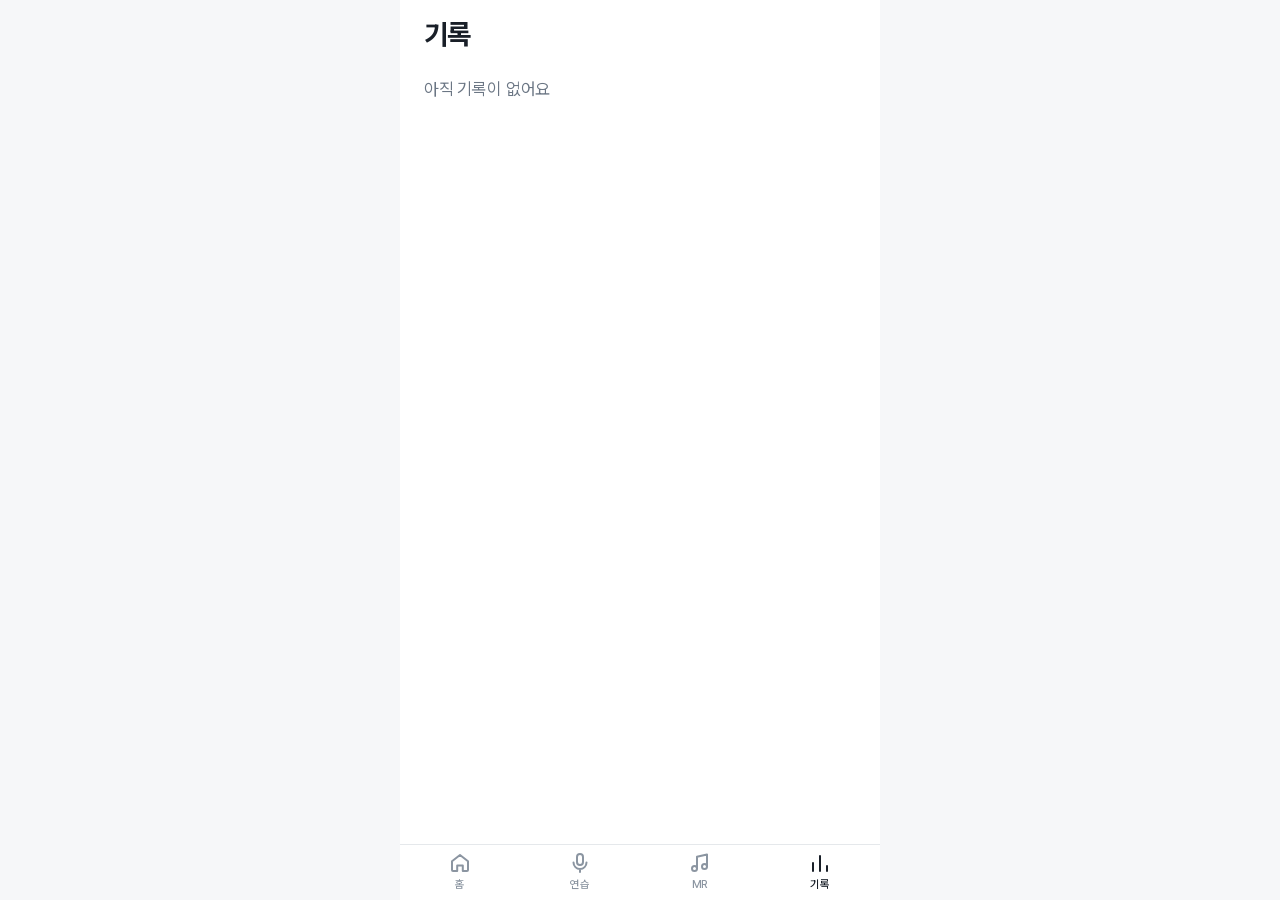
<file: history/index.html>
<!DOCTYPE html><html lang="ko"><head><meta charSet="utf-8"/><link rel="preconnect" href="/" crossorigin=""/><meta name="viewport" content="width=device-width, initial-scale=1, viewport-fit=cover"/><link rel="stylesheet" href="/_next/static/chunks/2slu14h2fjn1a.css" data-precedence="next"/><link rel="stylesheet" href="/_next/static/chunks/0azizvk-3-jv0.css" data-precedence="next"/><link rel="stylesheet" href="/_next/static/chunks/1em_bt7ou9a3_.css" data-precedence="next"/><link rel="preload" as="script" fetchPriority="low" href="/_next/static/chunks/310vm2bl3xxpt.js"/><script src="/_next/static/chunks/2mmpezlrfmbu5.js" async=""></script><script src="/_next/static/chunks/0bma92pht_c97.js" async=""></script><script src="/_next/static/chunks/2bmz0osvslsnm.js" async=""></script><script src="/_next/static/chunks/turbopack-2v4g57vd62qiv.js" async=""></script><script src="/_next/static/chunks/080uavhj95ewu.js" async=""></script><script src="/_next/static/chunks/2ey7kye10u_uh.js" async=""></script><script src="/_next/static/chunks/406bu7b1jxyhg.js" async=""></script><meta name="theme-color" content="#ffffff" media="(prefers-color-scheme: light)"/><meta name="theme-color" content="#17171c" media="(prefers-color-scheme: dark)"/><title>Vocal OS</title><meta name="application-name" content="Vocal OS"/><link rel="manifest" href="/manifest.webmanifest"/><meta name="robots" content="noindex, nofollow"/><meta name="format-detection" content="telephone=no"/><meta name="mobile-web-app-capable" content="yes"/><meta name="apple-mobile-web-app-title" content="Vocal OS"/><meta name="apple-mobile-web-app-status-bar-style" content="default"/><link rel="icon" href="/icons/icon-192.png" sizes="192x192" type="image/png"/><link rel="icon" href="/icons/icon-512.png" sizes="512x512" type="image/png"/><link rel="apple-touch-icon" href="/icons/apple-touch-icon.png" sizes="180x180"/><script src="/_next/static/chunks/0cz1d0mv5g_q7.js" noModule=""></script></head><body><div hidden=""><!--$--><!--/$--></div><svg width="0" height="0" class="icons-module__HFr4LG__sprite" aria-hidden="true" focusable="false"><defs><symbol id="i-home" viewBox="0 0 24 24"><path d="M4 10.2 12 4l8 6.2V19a1 1 0 0 1-1 1h-4.2v-5.6H9.2V20H5a1 1 0 0 1-1-1z"></path></symbol><symbol id="i-mic" viewBox="0 0 24 24"><rect x="9" y="3" width="6" height="11" rx="3"></rect><path d="M5.5 11.5a6.5 6.5 0 0 0 13 0M12 18v3"></path></symbol><symbol id="i-note" viewBox="0 0 24 24"><path d="M9 17.5V5.8l10-2.3v12"></path><circle cx="6.5" cy="17.5" r="2.5"></circle><circle cx="16.5" cy="15.5" r="2.5"></circle></symbol><symbol id="i-bars" viewBox="0 0 24 24"><path d="M5 20v-8M12 20V5M19 20v-5"></path></symbol><symbol id="i-sliders" viewBox="0 0 24 24"><path d="M4 7h9M17 7h3M4 17h3M11 17h9"></path><circle cx="15" cy="7" r="2"></circle><circle cx="9" cy="17" r="2"></circle></symbol><symbol id="i-back" viewBox="0 0 24 24"><path d="M15 5l-7 7 7 7"></path></symbol><symbol id="i-close" viewBox="0 0 24 24"><path d="M6 6l12 12M18 6 6 18"></path></symbol><symbol id="i-chev" viewBox="0 0 24 24"><path d="M9.5 6l6 6-6 6"></path></symbol><symbol id="i-plus" viewBox="0 0 24 24"><path d="M12 5v14M5 12h14"></path></symbol><symbol id="i-minus" viewBox="0 0 24 24"><path d="M5 12h14"></path></symbol><symbol id="i-play" viewBox="0 0 24 24"><path fill="currentColor" stroke="none" d="M8 5.6v12.8a.9.9 0 0 0 1.4.8l10.1-6.4a.9.9 0 0 0 0-1.6L9.4 4.8A.9.9 0 0 0 8 5.6z"></path></symbol><symbol id="i-pause" viewBox="0 0 24 24"><rect fill="currentColor" stroke="none" x="6.5" y="5" width="3.6" height="14" rx="1"></rect><rect fill="currentColor" stroke="none" x="13.9" y="5" width="3.6" height="14" rx="1"></rect></symbol><symbol id="i-back5" viewBox="0 0 24 24"><path d="M4.5 12a7.5 7.5 0 1 0 2.2-5.3"></path><path d="M4.5 4.5v4h4"></path><text x="12.4" y="15.3" text-anchor="middle" font-size="8.5" font-weight="700" fill="currentColor" stroke="none">5</text></symbol><symbol id="i-fwd5" viewBox="0 0 24 24"><path d="M19.5 12a7.5 7.5 0 1 1-2.2-5.3"></path><path d="M19.5 4.5v4h-4"></path><text x="11.6" y="15.3" text-anchor="middle" font-size="8.5" font-weight="700" fill="currentColor" stroke="none">5</text></symbol><symbol id="i-check" viewBox="0 0 24 24"><path d="M5 12.5l4.5 4.5L19 7.5"></path></symbol></defs></svg><div class="AppScreen-module__R4IfhG__screen AppScreen-module__R4IfhG__withTab"><main class="AppScreen-module__R4IfhG__main"><div class="titles-module__E23ThG__rootRow"><h1 class="titles-module__E23ThG__root">기록</h1></div></main><div class="TabBar-module__Y2isJG__spacer" aria-hidden="true"></div><nav class="TabBar-module__Y2isJG__bar" data-vos-bottom=""><a class="TabBar-module__Y2isJG__tab" href="/"><svg class="icons-module__HFr4LG__icon" width="24" height="24" viewBox="0 0 24 24" aria-hidden="true" focusable="false"><use href="#i-home"></use></svg><span>홈</span></a><a class="TabBar-module__Y2isJG__tab" href="/practice/"><svg class="icons-module__HFr4LG__icon" width="24" height="24" viewBox="0 0 24 24" aria-hidden="true" focusable="false"><use href="#i-mic"></use></svg><span>연습</span></a><a class="TabBar-module__Y2isJG__tab" href="/mr/"><svg class="icons-module__HFr4LG__icon" width="24" height="24" viewBox="0 0 24 24" aria-hidden="true" focusable="false"><use href="#i-note"></use></svg><span>MR</span></a><a class="TabBar-module__Y2isJG__tab TabBar-module__Y2isJG__on" aria-current="page" href="/history/"><svg class="icons-module__HFr4LG__icon" width="24" height="24" viewBox="0 0 24 24" aria-hidden="true" focusable="false"><use href="#i-bars"></use></svg><span>기록</span></a></nav></div><!--$--><!--/$--><div role="status" aria-live="polite" class="Toast-module__GP8IJW__host"></div><script src="/_next/static/chunks/310vm2bl3xxpt.js" id="_R_" async=""></script><script>(self.__next_f=self.__next_f||[]).push([0])</script><script>self.__next_f.push([1,"1:\"$Sreact.fragment\"\n2:I[39756,[\"/_next/static/chunks/080uavhj95ewu.js\"],\"default\"]\n3:I[37457,[\"/_next/static/chunks/080uavhj95ewu.js\"],\"default\"]\n4:I[16065,[\"/_next/static/chunks/080uavhj95ewu.js\"],\"ToastHost\"]\n5:I[54610,[\"/_next/static/chunks/080uavhj95ewu.js\"],\"default\"]\na:I[68027,[\"/_next/static/chunks/080uavhj95ewu.js\"],\"default\",1]\n:HL[\"/_next/static/chunks/2slu14h2fjn1a.css\",\"style\"]\n:HL[\"/_next/static/chunks/0azizvk-3-jv0.css\",\"style\"]\n:HC[\"/\",\"\"]\n:HL[\"/_next/static/chunks/1em_bt7ou9a3_.css\",\"style\"]\n8:X\n0:{\"P\":null,\"c\":[\"\",\"history\",\"\"],\"q\":\"\",\"i\":false,\"f\":[[[\"\",{\"children\":[\"history\",{\"children\":[\"__PAGE__\",{},\"$undefined\",\"$undefined\",4608]},\"$undefined\",\"$undefined\",4608]},\"$undefined\",\"$undefined\",4624],[[\"$\",\"$1\",\"c\",{\"children\":[[[\"$\",\"link\",\"0\",{\"rel\":\"stylesheet\",\"href\":\"/_next/static/chunks/2slu14h2fjn1a.css\",\"precedence\":\"next\",\"crossOrigin\":\"$undefined\",\"nonce\":\"$undefined\"}],[\"$\",\"link\",\"1\",{\"rel\":\"stylesheet\",\"href\":\"/_next/static/chunks/0azizvk-3-jv0.css\",\"precedence\":\"next\",\"crossOrigin\":\"$undefined\",\"nonce\":\"$undefined\"}],[\"$\",\"script\",\"script-0\",{\"src\":\"/_next/static/chunks/080uavhj95ewu.js\",\"async\":true,\"nonce\":\"$undefined\"}]],[\"$\",\"html\",null,{\"lang\":\"ko\",\"children\":[\"$\",\"body\",null,{\"children\":[[\"$\",\"svg\",null,{\"width\":\"0\",\"height\":\"0\",\"className\":\"icons-module__HFr4LG__sprite\",\"aria-hidden\":\"true\",\"focusable\":\"false\",\"children\":[\"$\",\"defs\",null,{\"children\":[[\"$\",\"symbol\",null,{\"id\":\"i-home\",\"viewBox\":\"0 0 24 24\",\"children\":[\"$\",\"path\",null,{\"d\":\"M4 10.2 12 4l8 6.2V19a1 1 0 0 1-1 1h-4.2v-5.6H9.2V20H5a1 1 0 0 1-1-1z\"}]}],[\"$\",\"symbol\",null,{\"id\":\"i-mic\",\"viewBox\":\"0 0 24 24\",\"children\":[[\"$\",\"rect\",null,{\"x\":\"9\",\"y\":\"3\",\"width\":\"6\",\"height\":\"11\",\"rx\":\"3\"}],[\"$\",\"path\",null,{\"d\":\"M5.5 11.5a6.5 6.5 0 0 0 13 0M12 18v3\"}]]}],[\"$\",\"symbol\",null,{\"id\":\"i-note\",\"viewBox\":\"0 0 24 24\",\"children\":[[\"$\",\"path\",null,{\"d\":\"M9 17.5V5.8l10-2.3v12\"}],[\"$\",\"circle\",null,{\"cx\":\"6.5\",\"cy\":\"17.5\",\"r\":\"2.5\"}],[\"$\",\"circle\",null,{\"cx\":\"16.5\",\"cy\":\"15.5\",\"r\":\"2.5\"}]]}],[\"$\",\"symbol\",null,{\"id\":\"i-bars\",\"viewBox\":\"0 0 24 24\",\"children\":[\"$\",\"path\",null,{\"d\":\"M5 20v-8M12 20V5M19 20v-5\"}]}],[\"$\",\"symbol\",null,{\"id\":\"i-sliders\",\"viewBox\":\"0 0 24 24\",\"children\":[[\"$\",\"path\",null,{\"d\":\"M4 7h9M17 7h3M4 17h3M11 17h9\"}],[\"$\",\"circle\",null,{\"cx\":\"15\",\"cy\":\"7\",\"r\":\"2\"}],[\"$\",\"circle\",null,{\"cx\":\"9\",\"cy\":\"17\",\"r\":\"2\"}]]}],[\"$\",\"symbol\",null,{\"id\":\"i-back\",\"viewBox\":\"0 0 24 24\",\"children\":[\"$\",\"path\",null,{\"d\":\"M15 5l-7 7 7 7\"}]}],[\"$\",\"symbol\",null,{\"id\":\"i-close\",\"viewBox\":\"0 0 24 24\",\"children\":[\"$\",\"path\",null,{\"d\":\"M6 6l12 12M18 6 6 18\"}]}],[\"$\",\"symbol\",null,{\"id\":\"i-chev\",\"viewBox\":\"0 0 24 24\",\"children\":[\"$\",\"path\",null,{\"d\":\"M9.5 6l6 6-6 6\"}]}],[\"$\",\"symbol\",null,{\"id\":\"i-plus\",\"viewBox\":\"0 0 24 24\",\"children\":[\"$\",\"path\",null,{\"d\":\"M12 5v14M5 12h14\"}]}],[\"$\",\"symbol\",null,{\"id\":\"i-minus\",\"viewBox\":\"0 0 24 24\",\"children\":[\"$\",\"path\",null,{\"d\":\"M5 12h14\"}]}],[\"$\",\"symbol\",null,{\"id\":\"i-play\",\"viewBox\":\"0 0 24 24\",\"children\":[\"$\",\"path\",null,{\"fill\":\"currentColor\",\"stroke\":\"none\",\"d\":\"M8 5.6v12.8a.9.9 0 0 0 1.4.8l10.1-6.4a.9.9 0 0 0 0-1.6L9.4 4.8A.9.9 0 0 0 8 5.6z\"}]}],[\"$\",\"symbol\",null,{\"id\":\"i-pause\",\"viewBox\":\"0 0 24 24\",\"children\":[[\"$\",\"rect\",null,{\"fill\":\"currentColor\",\"stroke\":\"none\",\"x\":\"6.5\",\"y\":\"5\",\"width\":\"3.6\",\"height\":\"14\",\"rx\":\"1\"}],[\"$\",\"rect\",null,{\"fill\":\"currentColor\",\"stroke\":\"none\",\"x\":\"13.9\",\"y\":\"5\",\"width\":\"3.6\",\"height\":\"14\",\"rx\":\"1\"}]]}],[\"$\",\"symbol\",null,{\"id\":\"i-back5\",\"viewBox\":\"0 0 24 24\",\"children\":[[\"$\",\"path\",null,{\"d\":\"M4.5 12a7.5 7.5 0 1 0 2.2-5.3\"}],[\"$\",\"path\",null,{\"d\":\"M4.5 4.5v4h4\"}],[\"$\",\"text\",null,{\"x\":\"12.4\",\"y\":\"15.3\",\"textAnchor\":\"middle\",\"fontSize\":\"8.5\",\"fontWeight\":\"700\",\"fill\":\"currentColor\",\"stroke\":\"none\",\"children\":\"5\"}]]}],[\"$\",\"symbol\",null,{\"id\":\"i-fwd5\",\"viewBox\":\"0 0 24 24\",\"children\":[[\"$\",\"path\",null,{\"d\":\"M19.5 12a7.5 7.5 0 1 1-2.2-5.3\"}],[\"$\",\"path\",null,{\"d\":\"M19.5 4.5v4h-4\"}],[\"$\",\"text\",null,{\"x\":\"11.6\",\"y\":\"15.3\",\"textAnchor\":\"middle\",\"fontSize\":\"8.5\",\"fontWeight\":\"700\",\"fill\":\"currentColor\",\"stroke\":\"none\",\"children\":\"5\"}]]}],[\"$\",\"symbol\",null,{\"id\":\"i-check\",\"viewBox\":\"0 0 24 24\",\"children\":[\"$\",\"path\",null,{\"d\":\"M5 12.5l4.5 4.5L19 7.5\"}]}]]}]}],[\"$\",\"$L2\",null,{\"parallelRouterKey\":\"children\",\"error\":\"$undefined\",\"errorStyles\":\"$undefined\",\"errorScripts\":\"$undefined\",\"template\":[\"$\",\"$L3\",null,{}],\"templateStyles\":\"$undefined\",\"templateScripts\":\"$undefined\",\"notFound\":[[[\"$\",\"title\",null,{\"children\":\"404: This page could not be found.\"}],[\"$\",\"div\",null,{\"style\":{\"fontFamily\":\"system-ui,\\\"Segoe UI\\\",Roboto,Helvetica,Arial,sans-serif,\\\"Apple Color Emoji\\\",\\\"Segoe UI Emoji\\\"\",\"height\":\"100vh\",\"textAlign\":\"center\",\"display\":\"flex\",\"flexDirection\":\"column\",\"alignItems\":\"center\",\"justifyContent\":\"center\"},\"children\":[\"$\",\"div\",null,{\"children\":[[\"$\",\"style\",null,{\"dangerouslySetInnerHTML\":{\"__html\":\"body{color:#000;background:#fff;margin:0}.next-error-h1{border-right:1px solid rgba(0,0,0,.3)}@media (prefers-color-scheme:dark){body{color:#fff;background:#000}.next-error-h1{border-right:1px solid rgba(255,255,255,.3)}}\"}}],[\"$\",\"h1\",null,{\"className\":\"next-error-h1\",\"style\":{\"display\":\"inline-block\",\"margin\":\"0 20px 0 0\",\"padding\":\"0 23px 0 0\",\"fontSize\":24,\"fontWeight\":500,\"verticalAlign\":\"top\",\"lineHeight\":\"49px\"},\"children\":404}],[\"$\",\"div\",null,{\"style\":{\"display\":\"inline-block\"},\"children\":[\"$\",\"h2\",null,{\"style\":{\"fontSize\":14,\"fontWeight\":400,\"lineHeight\":\"49px\",\"margin\":0},\"children\":\"This page could not be found.\"}]}]]}]}]],[]],\"forbidden\":\"$undefined\",\"unauthorized\":\"$undefined\"}],[\"$\",\"$L4\",null,{}],[\"$\",\"$L5\",null,{}]]}]}]]}],{\"children\":[[\"$\",\"$1\",\"c\",{\"children\":[null,[\"$\",\"$L2\",null,{\"parallelRouterKey\":\"children\",\"error\":\"$undefined\",\"errorStyles\":\"$undefined\",\"errorScripts\":\"$undefined\",\"template\":\"$L6\",\"templateStyles\":\"$undefined\",\"templateScripts\":\"$undefined\",\"notFound\":\"$undefined\",\"forbidden\":\"$undefined\",\"unauthorized\":\"$undefined\"}]]}],{\"children\":[\"$L7\",{},null,false,null]},null,false,\"$8\"]},null,false,null],\"$L9\",false]],\"m\":\"$undefined\",\"G\":[\"$a\",[\"$Lb\",\"$Lc\"]],\"S\":true,\"h\":null,\"r\":\"$undefined\",\"s\":\"$undefined\",\"a\":\"$undefined\",\"l\":\"$undefined\",\"p\":\"$undefined\",\"d\":\"$undefined\",\"b\":\"7oiunInVFOueLnQQBxfSR\"}\nd:I[6622,[\"/_next/static/chunks/080uavhj95ewu.js\",\"/_next/static/chunks/2ey7kye10u_uh.js\",\"/_next/static/chunks/406bu7b1jxyhg.js\"],\"default\"]\ne:I[97367,[\"/_next/static/chunks/080uavhj95ewu.js\"],\"OutletBoundary\"]\nf:\"$Sreact.suspense\"\n11:I[97367,[\"/_next/static/chunks/080uavhj95ewu.js\"],\"ViewportBoundary\"]\n13:I[97367,[\"/_next/static/chunks/080uavhj95ewu.js\"],\"MetadataBoundary\"]\n6:[\"$\",\"$L3\",null,{}]\n7:[\"$\",\"$1\",\"c\",{\"children\":[[\"$\",\"$Ld\",null,{}],[[\"$\",\"link\",\"0\",{\"rel\":\"stylesheet\",\"href\":\"/_next/static/chunks/1em_bt7ou9a3_.css\",\"precedence\":\"next\",\"crossOrigin\":\"$undefined\",\"nonce\":\"$undefined\"}],[\"$\",\"script\",\"script-0\",{\"src\":\"/_next/static/chunks/2ey7kye10u_uh.js\",\"async\":true,\"nonce\":\"$undefined\"}],[\"$\",\"script\",\"script-1\",{\"src\":\"/_next/static/chunks/406bu7b1jxyhg.js\",\"async\":true,\"nonce\":\"$undefined\"}]],[\"$\",\"$Le\",null,{\"children\":[\"$\",\"$f\",null,{\"name\":\"Next.MetadataOutlet\",\"children\":\"$@10\"}]}]]}]\n9:[\"$\",\"$1\",\"h\",{\"children\":[null,[\"$\",\"$L11\",null,{\"children\":\"$L12\"}],[\"$\",\"div\",null,{\"hidden\":true,\"children\":[\"$\",\"$L13\",null,{\"children\":[\"$\",\"$f\",null,{\"name\":\"Next.Metadata\",\"children\":\"$L14\"}]}]}],null]}]\nb:[\"$\",\"link\",\"0\",{\"rel\":\"stylesheet\",\"href\":\"/_next/static/chunks/2slu14h2fjn1a.css\",\"precedence\":\"next\",\"crossOrigin\":\"$undefined\",\"nonce\":\"$undefined\"}]\nc:[\"$\",\"link\",\"1\",{\"rel\":\"stylesheet\",\"href\":\"/_next/static/chunks/0azizvk-3-jv0.css\",\"precedence\":\"next\",\"crossOrigin\":\"$undefined\",\"nonce\":\"$undefined\"}]\n8:C\n12:[[\"$\",\"meta\",\"0\",{\"charSet\":\"utf-8\"}],[\"$\",\"meta\",\"1\",{\"name\":\"viewport\",\"content\":\"width=device-width, initial-scale=1, viewport-fit=cover\"}],[\"$\",\"meta\",\"2\",{\"name\":\"theme-color\",\"content\":\"#ffffff\",\"media\":\"(prefers-color-scheme: light)\"}],[\"$\",\"meta\",\"3\",{\"name\":\"theme-color\",\"content\":\"#17171c\",\"media\":\"(prefers-color-scheme: dark)\"}]]\n15:I[27201,[\"/_next/static/chunks/080uavhj95ewu.js\"],\"IconMark\"]\n10:null\n14:[[\"$\",\"title\",\"0\",{\"children\":\"Vocal OS\"}],[\"$\",\"meta\",\"1\",{\"name\":\"application-name\",\"content\":\"Vocal OS\"}],[\"$\",\"link\",\"2\",{\"rel\":\"manifest\",\"href\":\"/manifest.webmanifest\",\"crossOrigin\":\"$undefined\"}],[\"$\",\"meta\",\"3\",{\"name\":\"robots\",\"content\":\"noindex, nofollow\"}],[\"$\",\"meta\",\"4\",{\"name\":\"format-detection\",\"content\":\"telephone=no\"}],[\"$\",\"meta\",\"5\",{\"name\":\"mobile-web-app-capable\",\"content\":\"yes\"}],[\"$\",\"meta\",\"6\",{\"name\":\"apple-mobile-web-app-title\",\"content\":\"Vocal OS\"}],[\"$\",\"meta\",\"7\",{\"name\":\"apple-mobile-web-app-status-bar-style\",\"content\":\"default\"}],[\"$\",\"link\",\"8\",{\"rel\":\"icon\",\"href\":\"/icons/icon-192.png\",\"sizes\":\"192x192\",\"type\":\"image/png\"}],[\"$\",\"link\",\"9\",{\"rel\":\"icon\",\"href\":\"/icons/icon-512.png\",\"sizes\":\"512x512\",\"type\":\"image/png\"}],[\"$\",\"link\",\"10\",{\"rel\":\"apple-touch-icon\",\"href\":\"/icons/apple-touch-icon.png\",\"sizes\":\"180x180\"}],[\"$\",\"$L15\",\"11\",{}]]\n"])</script></body></html>
</file>
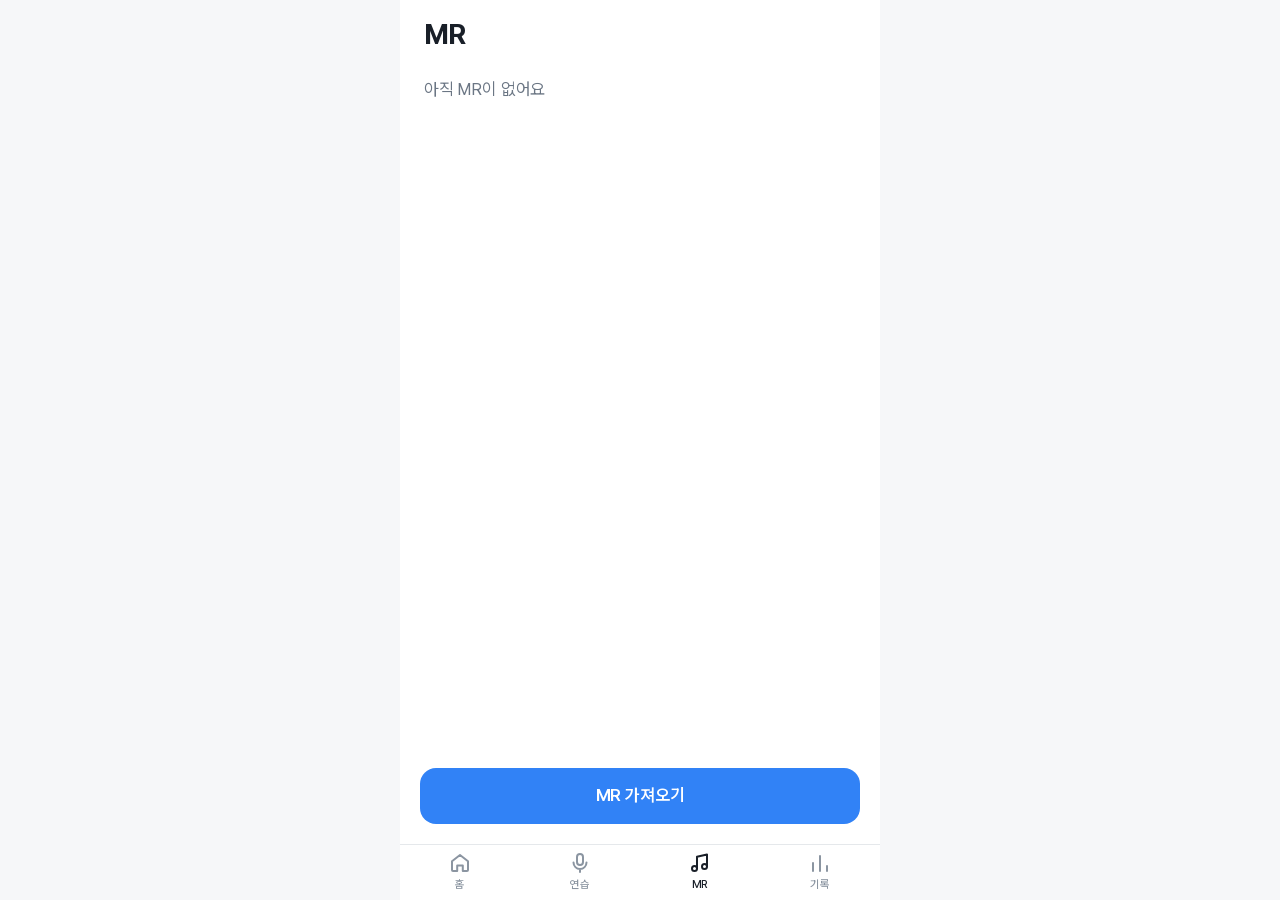
<file: mr/index.html>
<!DOCTYPE html><html lang="ko"><head><meta charSet="utf-8"/><link rel="preconnect" href="/" crossorigin=""/><meta name="viewport" content="width=device-width, initial-scale=1, viewport-fit=cover"/><link rel="stylesheet" href="/_next/static/chunks/2slu14h2fjn1a.css" data-precedence="next"/><link rel="stylesheet" href="/_next/static/chunks/0azizvk-3-jv0.css" data-precedence="next"/><link rel="stylesheet" href="/_next/static/chunks/1em_bt7ou9a3_.css" data-precedence="next"/><link rel="preload" as="script" fetchPriority="low" href="/_next/static/chunks/310vm2bl3xxpt.js"/><script src="/_next/static/chunks/2mmpezlrfmbu5.js" async=""></script><script src="/_next/static/chunks/0bma92pht_c97.js" async=""></script><script src="/_next/static/chunks/2bmz0osvslsnm.js" async=""></script><script src="/_next/static/chunks/turbopack-2v4g57vd62qiv.js" async=""></script><script src="/_next/static/chunks/080uavhj95ewu.js" async=""></script><script src="/_next/static/chunks/17ul3lapjqcf9.js" async=""></script><script src="/_next/static/chunks/406bu7b1jxyhg.js" async=""></script><meta name="theme-color" content="#ffffff" media="(prefers-color-scheme: light)"/><meta name="theme-color" content="#17171c" media="(prefers-color-scheme: dark)"/><title>Vocal OS</title><meta name="application-name" content="Vocal OS"/><link rel="manifest" href="/manifest.webmanifest"/><meta name="robots" content="noindex, nofollow"/><meta name="format-detection" content="telephone=no"/><meta name="mobile-web-app-capable" content="yes"/><meta name="apple-mobile-web-app-title" content="Vocal OS"/><meta name="apple-mobile-web-app-status-bar-style" content="default"/><link rel="icon" href="/icons/icon-192.png" sizes="192x192" type="image/png"/><link rel="icon" href="/icons/icon-512.png" sizes="512x512" type="image/png"/><link rel="apple-touch-icon" href="/icons/apple-touch-icon.png" sizes="180x180"/><script src="/_next/static/chunks/0cz1d0mv5g_q7.js" noModule=""></script></head><body><div hidden=""><!--$--><!--/$--></div><svg width="0" height="0" class="icons-module__HFr4LG__sprite" aria-hidden="true" focusable="false"><defs><symbol id="i-home" viewBox="0 0 24 24"><path d="M4 10.2 12 4l8 6.2V19a1 1 0 0 1-1 1h-4.2v-5.6H9.2V20H5a1 1 0 0 1-1-1z"></path></symbol><symbol id="i-mic" viewBox="0 0 24 24"><rect x="9" y="3" width="6" height="11" rx="3"></rect><path d="M5.5 11.5a6.5 6.5 0 0 0 13 0M12 18v3"></path></symbol><symbol id="i-note" viewBox="0 0 24 24"><path d="M9 17.5V5.8l10-2.3v12"></path><circle cx="6.5" cy="17.5" r="2.5"></circle><circle cx="16.5" cy="15.5" r="2.5"></circle></symbol><symbol id="i-bars" viewBox="0 0 24 24"><path d="M5 20v-8M12 20V5M19 20v-5"></path></symbol><symbol id="i-sliders" viewBox="0 0 24 24"><path d="M4 7h9M17 7h3M4 17h3M11 17h9"></path><circle cx="15" cy="7" r="2"></circle><circle cx="9" cy="17" r="2"></circle></symbol><symbol id="i-back" viewBox="0 0 24 24"><path d="M15 5l-7 7 7 7"></path></symbol><symbol id="i-close" viewBox="0 0 24 24"><path d="M6 6l12 12M18 6 6 18"></path></symbol><symbol id="i-chev" viewBox="0 0 24 24"><path d="M9.5 6l6 6-6 6"></path></symbol><symbol id="i-plus" viewBox="0 0 24 24"><path d="M12 5v14M5 12h14"></path></symbol><symbol id="i-minus" viewBox="0 0 24 24"><path d="M5 12h14"></path></symbol><symbol id="i-play" viewBox="0 0 24 24"><path fill="currentColor" stroke="none" d="M8 5.6v12.8a.9.9 0 0 0 1.4.8l10.1-6.4a.9.9 0 0 0 0-1.6L9.4 4.8A.9.9 0 0 0 8 5.6z"></path></symbol><symbol id="i-pause" viewBox="0 0 24 24"><rect fill="currentColor" stroke="none" x="6.5" y="5" width="3.6" height="14" rx="1"></rect><rect fill="currentColor" stroke="none" x="13.9" y="5" width="3.6" height="14" rx="1"></rect></symbol><symbol id="i-back5" viewBox="0 0 24 24"><path d="M4.5 12a7.5 7.5 0 1 0 2.2-5.3"></path><path d="M4.5 4.5v4h4"></path><text x="12.4" y="15.3" text-anchor="middle" font-size="8.5" font-weight="700" fill="currentColor" stroke="none">5</text></symbol><symbol id="i-fwd5" viewBox="0 0 24 24"><path d="M19.5 12a7.5 7.5 0 1 1-2.2-5.3"></path><path d="M19.5 4.5v4h-4"></path><text x="11.6" y="15.3" text-anchor="middle" font-size="8.5" font-weight="700" fill="currentColor" stroke="none">5</text></symbol><symbol id="i-check" viewBox="0 0 24 24"><path d="M5 12.5l4.5 4.5L19 7.5"></path></symbol></defs></svg><div class="AppScreen-module__R4IfhG__screen AppScreen-module__R4IfhG__withTab"><main class="AppScreen-module__R4IfhG__main"><div class="titles-module__E23ThG__rootRow"><h1 class="titles-module__E23ThG__root">MR</h1></div><input class="MrList-module__DCnjCq__file" type="file" accept="audio/*,.mp3,.m4a,.aac,.wav,.ogg,.oga,.opus,.flac" multiple="" tabindex="-1" aria-hidden="true"/></main><div class="TabBar-module__Y2isJG__spacer" aria-hidden="true"></div><nav class="TabBar-module__Y2isJG__bar" data-vos-bottom=""><a class="TabBar-module__Y2isJG__tab" href="/"><svg class="icons-module__HFr4LG__icon" width="24" height="24" viewBox="0 0 24 24" aria-hidden="true" focusable="false"><use href="#i-home"></use></svg><span>홈</span></a><a class="TabBar-module__Y2isJG__tab" href="/practice/"><svg class="icons-module__HFr4LG__icon" width="24" height="24" viewBox="0 0 24 24" aria-hidden="true" focusable="false"><use href="#i-mic"></use></svg><span>연습</span></a><a class="TabBar-module__Y2isJG__tab TabBar-module__Y2isJG__on" aria-current="page" href="/mr/"><svg class="icons-module__HFr4LG__icon" width="24" height="24" viewBox="0 0 24 24" aria-hidden="true" focusable="false"><use href="#i-note"></use></svg><span>MR</span></a><a class="TabBar-module__Y2isJG__tab" href="/history/"><svg class="icons-module__HFr4LG__icon" width="24" height="24" viewBox="0 0 24 24" aria-hidden="true" focusable="false"><use href="#i-bars"></use></svg><span>기록</span></a></nav></div><!--$--><!--/$--><div role="status" aria-live="polite" class="Toast-module__GP8IJW__host"></div><script src="/_next/static/chunks/310vm2bl3xxpt.js" id="_R_" async=""></script><script>(self.__next_f=self.__next_f||[]).push([0])</script><script>self.__next_f.push([1,"1:\"$Sreact.fragment\"\n2:I[39756,[\"/_next/static/chunks/080uavhj95ewu.js\"],\"default\"]\n3:I[37457,[\"/_next/static/chunks/080uavhj95ewu.js\"],\"default\"]\n4:I[16065,[\"/_next/static/chunks/080uavhj95ewu.js\"],\"ToastHost\"]\n5:I[54610,[\"/_next/static/chunks/080uavhj95ewu.js\"],\"default\"]\na:I[68027,[\"/_next/static/chunks/080uavhj95ewu.js\"],\"default\",1]\n:HL[\"/_next/static/chunks/2slu14h2fjn1a.css\",\"style\"]\n:HL[\"/_next/static/chunks/0azizvk-3-jv0.css\",\"style\"]\n:HC[\"/\",\"\"]\n:HL[\"/_next/static/chunks/1em_bt7ou9a3_.css\",\"style\"]\n8:X\n0:{\"P\":null,\"c\":[\"\",\"mr\",\"\"],\"q\":\"\",\"i\":false,\"f\":[[[\"\",{\"children\":[\"mr\",{\"children\":[\"__PAGE__\",{},\"$undefined\",\"$undefined\",4608]},\"$undefined\",\"$undefined\",4608]},\"$undefined\",\"$undefined\",4624],[[\"$\",\"$1\",\"c\",{\"children\":[[[\"$\",\"link\",\"0\",{\"rel\":\"stylesheet\",\"href\":\"/_next/static/chunks/2slu14h2fjn1a.css\",\"precedence\":\"next\",\"crossOrigin\":\"$undefined\",\"nonce\":\"$undefined\"}],[\"$\",\"link\",\"1\",{\"rel\":\"stylesheet\",\"href\":\"/_next/static/chunks/0azizvk-3-jv0.css\",\"precedence\":\"next\",\"crossOrigin\":\"$undefined\",\"nonce\":\"$undefined\"}],[\"$\",\"script\",\"script-0\",{\"src\":\"/_next/static/chunks/080uavhj95ewu.js\",\"async\":true,\"nonce\":\"$undefined\"}]],[\"$\",\"html\",null,{\"lang\":\"ko\",\"children\":[\"$\",\"body\",null,{\"children\":[[\"$\",\"svg\",null,{\"width\":\"0\",\"height\":\"0\",\"className\":\"icons-module__HFr4LG__sprite\",\"aria-hidden\":\"true\",\"focusable\":\"false\",\"children\":[\"$\",\"defs\",null,{\"children\":[[\"$\",\"symbol\",null,{\"id\":\"i-home\",\"viewBox\":\"0 0 24 24\",\"children\":[\"$\",\"path\",null,{\"d\":\"M4 10.2 12 4l8 6.2V19a1 1 0 0 1-1 1h-4.2v-5.6H9.2V20H5a1 1 0 0 1-1-1z\"}]}],[\"$\",\"symbol\",null,{\"id\":\"i-mic\",\"viewBox\":\"0 0 24 24\",\"children\":[[\"$\",\"rect\",null,{\"x\":\"9\",\"y\":\"3\",\"width\":\"6\",\"height\":\"11\",\"rx\":\"3\"}],[\"$\",\"path\",null,{\"d\":\"M5.5 11.5a6.5 6.5 0 0 0 13 0M12 18v3\"}]]}],[\"$\",\"symbol\",null,{\"id\":\"i-note\",\"viewBox\":\"0 0 24 24\",\"children\":[[\"$\",\"path\",null,{\"d\":\"M9 17.5V5.8l10-2.3v12\"}],[\"$\",\"circle\",null,{\"cx\":\"6.5\",\"cy\":\"17.5\",\"r\":\"2.5\"}],[\"$\",\"circle\",null,{\"cx\":\"16.5\",\"cy\":\"15.5\",\"r\":\"2.5\"}]]}],[\"$\",\"symbol\",null,{\"id\":\"i-bars\",\"viewBox\":\"0 0 24 24\",\"children\":[\"$\",\"path\",null,{\"d\":\"M5 20v-8M12 20V5M19 20v-5\"}]}],[\"$\",\"symbol\",null,{\"id\":\"i-sliders\",\"viewBox\":\"0 0 24 24\",\"children\":[[\"$\",\"path\",null,{\"d\":\"M4 7h9M17 7h3M4 17h3M11 17h9\"}],[\"$\",\"circle\",null,{\"cx\":\"15\",\"cy\":\"7\",\"r\":\"2\"}],[\"$\",\"circle\",null,{\"cx\":\"9\",\"cy\":\"17\",\"r\":\"2\"}]]}],[\"$\",\"symbol\",null,{\"id\":\"i-back\",\"viewBox\":\"0 0 24 24\",\"children\":[\"$\",\"path\",null,{\"d\":\"M15 5l-7 7 7 7\"}]}],[\"$\",\"symbol\",null,{\"id\":\"i-close\",\"viewBox\":\"0 0 24 24\",\"children\":[\"$\",\"path\",null,{\"d\":\"M6 6l12 12M18 6 6 18\"}]}],[\"$\",\"symbol\",null,{\"id\":\"i-chev\",\"viewBox\":\"0 0 24 24\",\"children\":[\"$\",\"path\",null,{\"d\":\"M9.5 6l6 6-6 6\"}]}],[\"$\",\"symbol\",null,{\"id\":\"i-plus\",\"viewBox\":\"0 0 24 24\",\"children\":[\"$\",\"path\",null,{\"d\":\"M12 5v14M5 12h14\"}]}],[\"$\",\"symbol\",null,{\"id\":\"i-minus\",\"viewBox\":\"0 0 24 24\",\"children\":[\"$\",\"path\",null,{\"d\":\"M5 12h14\"}]}],[\"$\",\"symbol\",null,{\"id\":\"i-play\",\"viewBox\":\"0 0 24 24\",\"children\":[\"$\",\"path\",null,{\"fill\":\"currentColor\",\"stroke\":\"none\",\"d\":\"M8 5.6v12.8a.9.9 0 0 0 1.4.8l10.1-6.4a.9.9 0 0 0 0-1.6L9.4 4.8A.9.9 0 0 0 8 5.6z\"}]}],[\"$\",\"symbol\",null,{\"id\":\"i-pause\",\"viewBox\":\"0 0 24 24\",\"children\":[[\"$\",\"rect\",null,{\"fill\":\"currentColor\",\"stroke\":\"none\",\"x\":\"6.5\",\"y\":\"5\",\"width\":\"3.6\",\"height\":\"14\",\"rx\":\"1\"}],[\"$\",\"rect\",null,{\"fill\":\"currentColor\",\"stroke\":\"none\",\"x\":\"13.9\",\"y\":\"5\",\"width\":\"3.6\",\"height\":\"14\",\"rx\":\"1\"}]]}],[\"$\",\"symbol\",null,{\"id\":\"i-back5\",\"viewBox\":\"0 0 24 24\",\"children\":[[\"$\",\"path\",null,{\"d\":\"M4.5 12a7.5 7.5 0 1 0 2.2-5.3\"}],[\"$\",\"path\",null,{\"d\":\"M4.5 4.5v4h4\"}],[\"$\",\"text\",null,{\"x\":\"12.4\",\"y\":\"15.3\",\"textAnchor\":\"middle\",\"fontSize\":\"8.5\",\"fontWeight\":\"700\",\"fill\":\"currentColor\",\"stroke\":\"none\",\"children\":\"5\"}]]}],[\"$\",\"symbol\",null,{\"id\":\"i-fwd5\",\"viewBox\":\"0 0 24 24\",\"children\":[[\"$\",\"path\",null,{\"d\":\"M19.5 12a7.5 7.5 0 1 1-2.2-5.3\"}],[\"$\",\"path\",null,{\"d\":\"M19.5 4.5v4h-4\"}],[\"$\",\"text\",null,{\"x\":\"11.6\",\"y\":\"15.3\",\"textAnchor\":\"middle\",\"fontSize\":\"8.5\",\"fontWeight\":\"700\",\"fill\":\"currentColor\",\"stroke\":\"none\",\"children\":\"5\"}]]}],[\"$\",\"symbol\",null,{\"id\":\"i-check\",\"viewBox\":\"0 0 24 24\",\"children\":[\"$\",\"path\",null,{\"d\":\"M5 12.5l4.5 4.5L19 7.5\"}]}]]}]}],[\"$\",\"$L2\",null,{\"parallelRouterKey\":\"children\",\"error\":\"$undefined\",\"errorStyles\":\"$undefined\",\"errorScripts\":\"$undefined\",\"template\":[\"$\",\"$L3\",null,{}],\"templateStyles\":\"$undefined\",\"templateScripts\":\"$undefined\",\"notFound\":[[[\"$\",\"title\",null,{\"children\":\"404: This page could not be found.\"}],[\"$\",\"div\",null,{\"style\":{\"fontFamily\":\"system-ui,\\\"Segoe UI\\\",Roboto,Helvetica,Arial,sans-serif,\\\"Apple Color Emoji\\\",\\\"Segoe UI Emoji\\\"\",\"height\":\"100vh\",\"textAlign\":\"center\",\"display\":\"flex\",\"flexDirection\":\"column\",\"alignItems\":\"center\",\"justifyContent\":\"center\"},\"children\":[\"$\",\"div\",null,{\"children\":[[\"$\",\"style\",null,{\"dangerouslySetInnerHTML\":{\"__html\":\"body{color:#000;background:#fff;margin:0}.next-error-h1{border-right:1px solid rgba(0,0,0,.3)}@media (prefers-color-scheme:dark){body{color:#fff;background:#000}.next-error-h1{border-right:1px solid rgba(255,255,255,.3)}}\"}}],[\"$\",\"h1\",null,{\"className\":\"next-error-h1\",\"style\":{\"display\":\"inline-block\",\"margin\":\"0 20px 0 0\",\"padding\":\"0 23px 0 0\",\"fontSize\":24,\"fontWeight\":500,\"verticalAlign\":\"top\",\"lineHeight\":\"49px\"},\"children\":404}],[\"$\",\"div\",null,{\"style\":{\"display\":\"inline-block\"},\"children\":[\"$\",\"h2\",null,{\"style\":{\"fontSize\":14,\"fontWeight\":400,\"lineHeight\":\"49px\",\"margin\":0},\"children\":\"This page could not be found.\"}]}]]}]}]],[]],\"forbidden\":\"$undefined\",\"unauthorized\":\"$undefined\"}],[\"$\",\"$L4\",null,{}],[\"$\",\"$L5\",null,{}]]}]}]]}],{\"children\":[[\"$\",\"$1\",\"c\",{\"children\":[null,[\"$\",\"$L2\",null,{\"parallelRouterKey\":\"children\",\"error\":\"$undefined\",\"errorStyles\":\"$undefined\",\"errorScripts\":\"$undefined\",\"template\":\"$L6\",\"templateStyles\":\"$undefined\",\"templateScripts\":\"$undefined\",\"notFound\":\"$undefined\",\"forbidden\":\"$undefined\",\"unauthorized\":\"$undefined\"}]]}],{\"children\":[\"$L7\",{},null,false,null]},null,false,\"$8\"]},null,false,null],\"$L9\",false]],\"m\":\"$undefined\",\"G\":[\"$a\",[\"$Lb\",\"$Lc\"]],\"S\":true,\"h\":null,\"r\":\"$undefined\",\"s\":\"$undefined\",\"a\":\"$undefined\",\"l\":\"$undefined\",\"p\":\"$undefined\",\"d\":\"$undefined\",\"b\":\"7oiunInVFOueLnQQBxfSR\"}\nd:I[98956,[\"/_next/static/chunks/080uavhj95ewu.js\",\"/_next/static/chunks/17ul3lapjqcf9.js\",\"/_next/static/chunks/406bu7b1jxyhg.js\"],\"MrList\"]\ne:I[97367,[\"/_next/static/chunks/080uavhj95ewu.js\"],\"OutletBoundary\"]\nf:\"$Sreact.suspense\"\n11:I[97367,[\"/_next/static/chunks/080uavhj95ewu.js\"],\"ViewportBoundary\"]\n13:I[97367,[\"/_next/static/chunks/080uavhj95ewu.js\"],\"MetadataBoundary\"]\n6:[\"$\",\"$L3\",null,{}]\n7:[\"$\",\"$1\",\"c\",{\"children\":[[\"$\",\"$Ld\",null,{}],[[\"$\",\"link\",\"0\",{\"rel\":\"stylesheet\",\"href\":\"/_next/static/chunks/1em_bt7ou9a3_.css\",\"precedence\":\"next\",\"crossOrigin\":\"$undefined\",\"nonce\":\"$undefined\"}],[\"$\",\"script\",\"script-0\",{\"src\":\"/_next/static/chunks/17ul3lapjqcf9.js\",\"async\":true,\"nonce\":\"$undefined\"}],[\"$\",\"script\",\"script-1\",{\"src\":\"/_next/static/chunks/406bu7b1jxyhg.js\",\"async\":true,\"nonce\":\"$undefined\"}]],[\"$\",\"$Le\",null,{\"children\":[\"$\",\"$f\",null,{\"name\":\"Next.MetadataOutlet\",\"children\":\"$@10\"}]}]]}]\n9:[\"$\",\"$1\",\"h\",{\"children\":[null,[\"$\",\"$L11\",null,{\"children\":\"$L12\"}],[\"$\",\"div\",null,{\"hidden\":true,\"children\":[\"$\",\"$L13\",null,{\"children\":[\"$\",\"$f\",null,{\"name\":\"Next.Metadata\",\"children\":\"$L14\"}]}]}],null]}]\nb:[\"$\",\"link\",\"0\",{\"rel\":\"stylesheet\",\"href\":\"/_next/static/chunks/2slu14h2fjn1a.css\",\"precedence\":\"next\",\"crossOrigin\":\"$undefined\",\"nonce\":\"$undefined\"}]\nc:[\"$\",\"link\",\"1\",{\"rel\":\"stylesheet\",\"href\":\"/_next/static/chunks/0azizvk-3-jv0.css\",\"precedence\":\"next\",\"crossOrigin\":\"$undefined\",\"nonce\":\"$undefined\"}]\n8:C\n12:[[\"$\",\"meta\",\"0\",{\"charSet\":\"utf-8\"}],[\"$\",\"meta\",\"1\",{\"name\":\"viewport\",\"content\":\"width=device-width, initial-scale=1, viewport-fit=cover\"}],[\"$\",\"meta\",\"2\",{\"name\":\"theme-color\",\"content\":\"#ffffff\",\"media\":\"(prefers-color-scheme: light)\"}],[\"$\",\"meta\",\"3\",{\"name\":\"theme-color\",\"content\":\"#17171c\",\"media\":\"(prefers-color-scheme: dark)\"}]]\n15:I[27201,[\"/_next/static/chunks/080uavhj95ewu.js\"],\"IconMark\"]\n10:null\n14:[[\"$\",\"title\",\"0\",{\"children\":\"Vocal OS\"}],[\"$\",\"meta\",\"1\",{\"name\":\"application-name\",\"content\":\"Vocal OS\"}],[\"$\",\"link\",\"2\",{\"rel\":\"manifest\",\"href\":\"/manifest.webmanifest\",\"crossOrigin\":\"$undefined\"}],[\"$\",\"meta\",\"3\",{\"name\":\"robots\",\"content\":\"noindex, nofollow\"}],[\"$\",\"meta\",\"4\",{\"name\":\"format-detection\",\"content\":\"telephone=no\"}],[\"$\",\"meta\",\"5\",{\"name\":\"mobile-web-app-capable\",\"content\":\"yes\"}],[\"$\",\"meta\",\"6\",{\"name\":\"apple-mobile-web-app-title\",\"content\":\"Vocal OS\"}],[\"$\",\"meta\",\"7\",{\"name\":\"apple-mobile-web-app-status-bar-style\",\"content\":\"default\"}],[\"$\",\"link\",\"8\",{\"rel\":\"icon\",\"href\":\"/icons/icon-192.png\",\"sizes\":\"192x192\",\"type\":\"image/png\"}],[\"$\",\"link\",\"9\",{\"rel\":\"icon\",\"href\":\"/icons/icon-512.png\",\"sizes\":\"512x512\",\"type\":\"image/png\"}],[\"$\",\"link\",\"10\",{\"rel\":\"apple-touch-icon\",\"href\":\"/icons/apple-touch-icon.png\",\"sizes\":\"180x180\"}],[\"$\",\"$L15\",\"11\",{}]]\n"])</script></body></html>
</file>
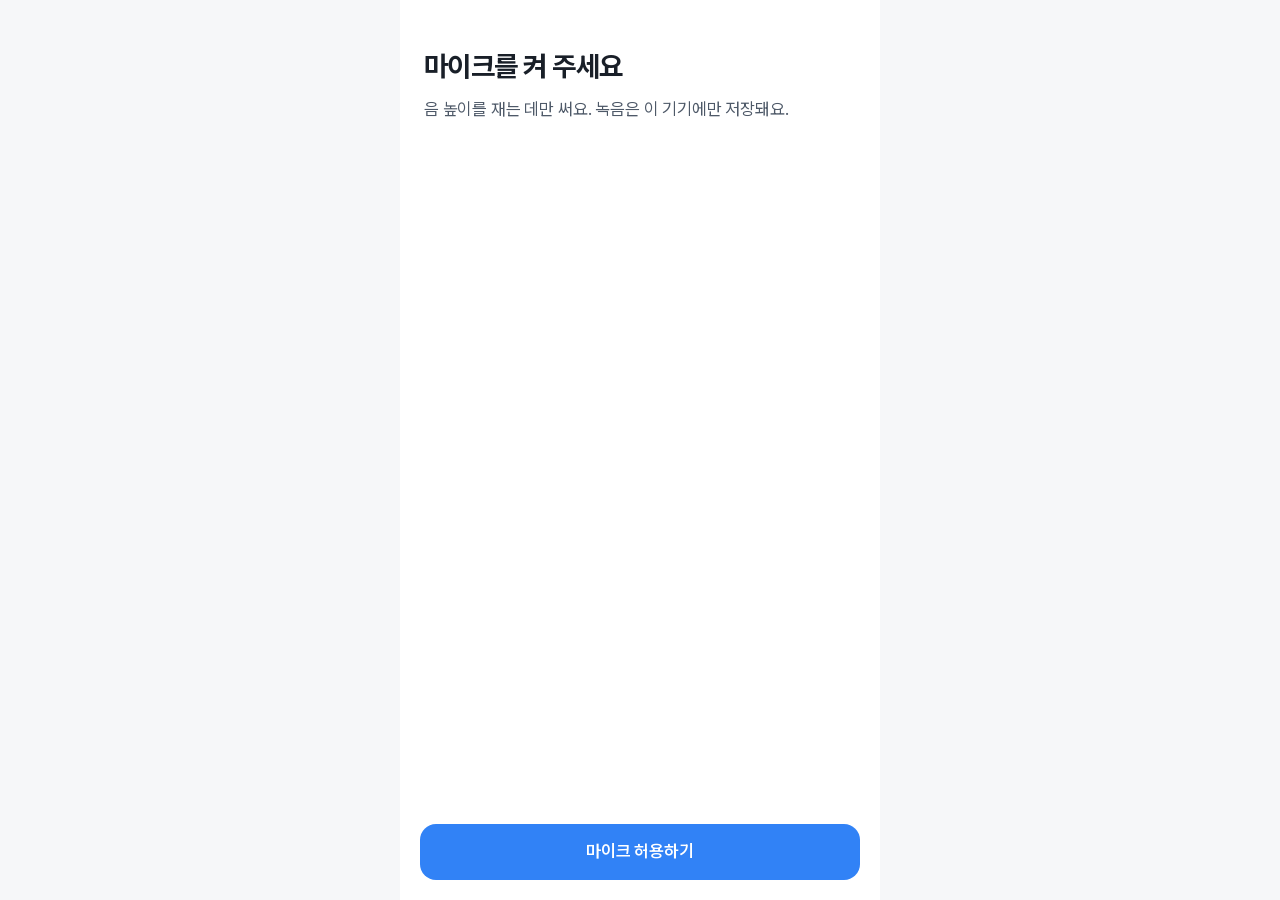
<file: onboarding/index.html>
<!DOCTYPE html><html lang="ko"><head><meta charSet="utf-8"/><link rel="preconnect" href="/" crossorigin=""/><meta name="viewport" content="width=device-width, initial-scale=1, viewport-fit=cover"/><link rel="stylesheet" href="/_next/static/chunks/2slu14h2fjn1a.css" data-precedence="next"/><link rel="stylesheet" href="/_next/static/chunks/0azizvk-3-jv0.css" data-precedence="next"/><link rel="stylesheet" href="/_next/static/chunks/1em_bt7ou9a3_.css" data-precedence="next"/><link rel="preload" as="script" fetchPriority="low" href="/_next/static/chunks/310vm2bl3xxpt.js"/><script src="/_next/static/chunks/2mmpezlrfmbu5.js" async=""></script><script src="/_next/static/chunks/0bma92pht_c97.js" async=""></script><script src="/_next/static/chunks/2bmz0osvslsnm.js" async=""></script><script src="/_next/static/chunks/turbopack-2v4g57vd62qiv.js" async=""></script><script src="/_next/static/chunks/080uavhj95ewu.js" async=""></script><script src="/_next/static/chunks/0jumckm_om98h.js" async=""></script><script src="/_next/static/chunks/406bu7b1jxyhg.js" async=""></script><meta name="theme-color" content="#ffffff" media="(prefers-color-scheme: light)"/><meta name="theme-color" content="#17171c" media="(prefers-color-scheme: dark)"/><title>Vocal OS</title><meta name="application-name" content="Vocal OS"/><link rel="manifest" href="/manifest.webmanifest"/><meta name="robots" content="noindex, nofollow"/><meta name="format-detection" content="telephone=no"/><meta name="mobile-web-app-capable" content="yes"/><meta name="apple-mobile-web-app-title" content="Vocal OS"/><meta name="apple-mobile-web-app-status-bar-style" content="default"/><link rel="icon" href="/icons/icon-192.png" sizes="192x192" type="image/png"/><link rel="icon" href="/icons/icon-512.png" sizes="512x512" type="image/png"/><link rel="apple-touch-icon" href="/icons/apple-touch-icon.png" sizes="180x180"/><script src="/_next/static/chunks/0cz1d0mv5g_q7.js" noModule=""></script></head><body><div hidden=""><!--$--><!--/$--></div><svg width="0" height="0" class="icons-module__HFr4LG__sprite" aria-hidden="true" focusable="false"><defs><symbol id="i-home" viewBox="0 0 24 24"><path d="M4 10.2 12 4l8 6.2V19a1 1 0 0 1-1 1h-4.2v-5.6H9.2V20H5a1 1 0 0 1-1-1z"></path></symbol><symbol id="i-mic" viewBox="0 0 24 24"><rect x="9" y="3" width="6" height="11" rx="3"></rect><path d="M5.5 11.5a6.5 6.5 0 0 0 13 0M12 18v3"></path></symbol><symbol id="i-note" viewBox="0 0 24 24"><path d="M9 17.5V5.8l10-2.3v12"></path><circle cx="6.5" cy="17.5" r="2.5"></circle><circle cx="16.5" cy="15.5" r="2.5"></circle></symbol><symbol id="i-bars" viewBox="0 0 24 24"><path d="M5 20v-8M12 20V5M19 20v-5"></path></symbol><symbol id="i-sliders" viewBox="0 0 24 24"><path d="M4 7h9M17 7h3M4 17h3M11 17h9"></path><circle cx="15" cy="7" r="2"></circle><circle cx="9" cy="17" r="2"></circle></symbol><symbol id="i-back" viewBox="0 0 24 24"><path d="M15 5l-7 7 7 7"></path></symbol><symbol id="i-close" viewBox="0 0 24 24"><path d="M6 6l12 12M18 6 6 18"></path></symbol><symbol id="i-chev" viewBox="0 0 24 24"><path d="M9.5 6l6 6-6 6"></path></symbol><symbol id="i-plus" viewBox="0 0 24 24"><path d="M12 5v14M5 12h14"></path></symbol><symbol id="i-minus" viewBox="0 0 24 24"><path d="M5 12h14"></path></symbol><symbol id="i-play" viewBox="0 0 24 24"><path fill="currentColor" stroke="none" d="M8 5.6v12.8a.9.9 0 0 0 1.4.8l10.1-6.4a.9.9 0 0 0 0-1.6L9.4 4.8A.9.9 0 0 0 8 5.6z"></path></symbol><symbol id="i-pause" viewBox="0 0 24 24"><rect fill="currentColor" stroke="none" x="6.5" y="5" width="3.6" height="14" rx="1"></rect><rect fill="currentColor" stroke="none" x="13.9" y="5" width="3.6" height="14" rx="1"></rect></symbol><symbol id="i-back5" viewBox="0 0 24 24"><path d="M4.5 12a7.5 7.5 0 1 0 2.2-5.3"></path><path d="M4.5 4.5v4h4"></path><text x="12.4" y="15.3" text-anchor="middle" font-size="8.5" font-weight="700" fill="currentColor" stroke="none">5</text></symbol><symbol id="i-fwd5" viewBox="0 0 24 24"><path d="M19.5 12a7.5 7.5 0 1 1-2.2-5.3"></path><path d="M19.5 4.5v4h-4"></path><text x="11.6" y="15.3" text-anchor="middle" font-size="8.5" font-weight="700" fill="currentColor" stroke="none">5</text></symbol><symbol id="i-check" viewBox="0 0 24 24"><path d="M5 12.5l4.5 4.5L19 7.5"></path></symbol></defs></svg><!--$!--><template data-dgst="BAILOUT_TO_CLIENT_SIDE_RENDERING"></template><!--/$--><!--$--><!--/$--><div role="status" aria-live="polite" class="Toast-module__GP8IJW__host"></div><script src="/_next/static/chunks/310vm2bl3xxpt.js" id="_R_" async=""></script><script>(self.__next_f=self.__next_f||[]).push([0])</script><script>self.__next_f.push([1,"1:\"$Sreact.fragment\"\n2:I[39756,[\"/_next/static/chunks/080uavhj95ewu.js\"],\"default\"]\n3:I[37457,[\"/_next/static/chunks/080uavhj95ewu.js\"],\"default\"]\n4:I[16065,[\"/_next/static/chunks/080uavhj95ewu.js\"],\"ToastHost\"]\n5:I[54610,[\"/_next/static/chunks/080uavhj95ewu.js\"],\"default\"]\na:I[68027,[\"/_next/static/chunks/080uavhj95ewu.js\"],\"default\",1]\n:HL[\"/_next/static/chunks/2slu14h2fjn1a.css\",\"style\"]\n:HL[\"/_next/static/chunks/0azizvk-3-jv0.css\",\"style\"]\n:HC[\"/\",\"\"]\n:HL[\"/_next/static/chunks/1em_bt7ou9a3_.css\",\"style\"]\n8:X\n0:{\"P\":null,\"c\":[\"\",\"onboarding\",\"\"],\"q\":\"\",\"i\":false,\"f\":[[[\"\",{\"children\":[\"onboarding\",{\"children\":[\"__PAGE__\",{},\"$undefined\",\"$undefined\",4608]},\"$undefined\",\"$undefined\",4608]},\"$undefined\",\"$undefined\",4624],[[\"$\",\"$1\",\"c\",{\"children\":[[[\"$\",\"link\",\"0\",{\"rel\":\"stylesheet\",\"href\":\"/_next/static/chunks/2slu14h2fjn1a.css\",\"precedence\":\"next\",\"crossOrigin\":\"$undefined\",\"nonce\":\"$undefined\"}],[\"$\",\"link\",\"1\",{\"rel\":\"stylesheet\",\"href\":\"/_next/static/chunks/0azizvk-3-jv0.css\",\"precedence\":\"next\",\"crossOrigin\":\"$undefined\",\"nonce\":\"$undefined\"}],[\"$\",\"script\",\"script-0\",{\"src\":\"/_next/static/chunks/080uavhj95ewu.js\",\"async\":true,\"nonce\":\"$undefined\"}]],[\"$\",\"html\",null,{\"lang\":\"ko\",\"children\":[\"$\",\"body\",null,{\"children\":[[\"$\",\"svg\",null,{\"width\":\"0\",\"height\":\"0\",\"className\":\"icons-module__HFr4LG__sprite\",\"aria-hidden\":\"true\",\"focusable\":\"false\",\"children\":[\"$\",\"defs\",null,{\"children\":[[\"$\",\"symbol\",null,{\"id\":\"i-home\",\"viewBox\":\"0 0 24 24\",\"children\":[\"$\",\"path\",null,{\"d\":\"M4 10.2 12 4l8 6.2V19a1 1 0 0 1-1 1h-4.2v-5.6H9.2V20H5a1 1 0 0 1-1-1z\"}]}],[\"$\",\"symbol\",null,{\"id\":\"i-mic\",\"viewBox\":\"0 0 24 24\",\"children\":[[\"$\",\"rect\",null,{\"x\":\"9\",\"y\":\"3\",\"width\":\"6\",\"height\":\"11\",\"rx\":\"3\"}],[\"$\",\"path\",null,{\"d\":\"M5.5 11.5a6.5 6.5 0 0 0 13 0M12 18v3\"}]]}],[\"$\",\"symbol\",null,{\"id\":\"i-note\",\"viewBox\":\"0 0 24 24\",\"children\":[[\"$\",\"path\",null,{\"d\":\"M9 17.5V5.8l10-2.3v12\"}],[\"$\",\"circle\",null,{\"cx\":\"6.5\",\"cy\":\"17.5\",\"r\":\"2.5\"}],[\"$\",\"circle\",null,{\"cx\":\"16.5\",\"cy\":\"15.5\",\"r\":\"2.5\"}]]}],[\"$\",\"symbol\",null,{\"id\":\"i-bars\",\"viewBox\":\"0 0 24 24\",\"children\":[\"$\",\"path\",null,{\"d\":\"M5 20v-8M12 20V5M19 20v-5\"}]}],[\"$\",\"symbol\",null,{\"id\":\"i-sliders\",\"viewBox\":\"0 0 24 24\",\"children\":[[\"$\",\"path\",null,{\"d\":\"M4 7h9M17 7h3M4 17h3M11 17h9\"}],[\"$\",\"circle\",null,{\"cx\":\"15\",\"cy\":\"7\",\"r\":\"2\"}],[\"$\",\"circle\",null,{\"cx\":\"9\",\"cy\":\"17\",\"r\":\"2\"}]]}],[\"$\",\"symbol\",null,{\"id\":\"i-back\",\"viewBox\":\"0 0 24 24\",\"children\":[\"$\",\"path\",null,{\"d\":\"M15 5l-7 7 7 7\"}]}],[\"$\",\"symbol\",null,{\"id\":\"i-close\",\"viewBox\":\"0 0 24 24\",\"children\":[\"$\",\"path\",null,{\"d\":\"M6 6l12 12M18 6 6 18\"}]}],[\"$\",\"symbol\",null,{\"id\":\"i-chev\",\"viewBox\":\"0 0 24 24\",\"children\":[\"$\",\"path\",null,{\"d\":\"M9.5 6l6 6-6 6\"}]}],[\"$\",\"symbol\",null,{\"id\":\"i-plus\",\"viewBox\":\"0 0 24 24\",\"children\":[\"$\",\"path\",null,{\"d\":\"M12 5v14M5 12h14\"}]}],[\"$\",\"symbol\",null,{\"id\":\"i-minus\",\"viewBox\":\"0 0 24 24\",\"children\":[\"$\",\"path\",null,{\"d\":\"M5 12h14\"}]}],[\"$\",\"symbol\",null,{\"id\":\"i-play\",\"viewBox\":\"0 0 24 24\",\"children\":[\"$\",\"path\",null,{\"fill\":\"currentColor\",\"stroke\":\"none\",\"d\":\"M8 5.6v12.8a.9.9 0 0 0 1.4.8l10.1-6.4a.9.9 0 0 0 0-1.6L9.4 4.8A.9.9 0 0 0 8 5.6z\"}]}],[\"$\",\"symbol\",null,{\"id\":\"i-pause\",\"viewBox\":\"0 0 24 24\",\"children\":[[\"$\",\"rect\",null,{\"fill\":\"currentColor\",\"stroke\":\"none\",\"x\":\"6.5\",\"y\":\"5\",\"width\":\"3.6\",\"height\":\"14\",\"rx\":\"1\"}],[\"$\",\"rect\",null,{\"fill\":\"currentColor\",\"stroke\":\"none\",\"x\":\"13.9\",\"y\":\"5\",\"width\":\"3.6\",\"height\":\"14\",\"rx\":\"1\"}]]}],[\"$\",\"symbol\",null,{\"id\":\"i-back5\",\"viewBox\":\"0 0 24 24\",\"children\":[[\"$\",\"path\",null,{\"d\":\"M4.5 12a7.5 7.5 0 1 0 2.2-5.3\"}],[\"$\",\"path\",null,{\"d\":\"M4.5 4.5v4h4\"}],[\"$\",\"text\",null,{\"x\":\"12.4\",\"y\":\"15.3\",\"textAnchor\":\"middle\",\"fontSize\":\"8.5\",\"fontWeight\":\"700\",\"fill\":\"currentColor\",\"stroke\":\"none\",\"children\":\"5\"}]]}],[\"$\",\"symbol\",null,{\"id\":\"i-fwd5\",\"viewBox\":\"0 0 24 24\",\"children\":[[\"$\",\"path\",null,{\"d\":\"M19.5 12a7.5 7.5 0 1 1-2.2-5.3\"}],[\"$\",\"path\",null,{\"d\":\"M19.5 4.5v4h-4\"}],[\"$\",\"text\",null,{\"x\":\"11.6\",\"y\":\"15.3\",\"textAnchor\":\"middle\",\"fontSize\":\"8.5\",\"fontWeight\":\"700\",\"fill\":\"currentColor\",\"stroke\":\"none\",\"children\":\"5\"}]]}],[\"$\",\"symbol\",null,{\"id\":\"i-check\",\"viewBox\":\"0 0 24 24\",\"children\":[\"$\",\"path\",null,{\"d\":\"M5 12.5l4.5 4.5L19 7.5\"}]}]]}]}],[\"$\",\"$L2\",null,{\"parallelRouterKey\":\"children\",\"error\":\"$undefined\",\"errorStyles\":\"$undefined\",\"errorScripts\":\"$undefined\",\"template\":[\"$\",\"$L3\",null,{}],\"templateStyles\":\"$undefined\",\"templateScripts\":\"$undefined\",\"notFound\":[[[\"$\",\"title\",null,{\"children\":\"404: This page could not be found.\"}],[\"$\",\"div\",null,{\"style\":{\"fontFamily\":\"system-ui,\\\"Segoe UI\\\",Roboto,Helvetica,Arial,sans-serif,\\\"Apple Color Emoji\\\",\\\"Segoe UI Emoji\\\"\",\"height\":\"100vh\",\"textAlign\":\"center\",\"display\":\"flex\",\"flexDirection\":\"column\",\"alignItems\":\"center\",\"justifyContent\":\"center\"},\"children\":[\"$\",\"div\",null,{\"children\":[[\"$\",\"style\",null,{\"dangerouslySetInnerHTML\":{\"__html\":\"body{color:#000;background:#fff;margin:0}.next-error-h1{border-right:1px solid rgba(0,0,0,.3)}@media (prefers-color-scheme:dark){body{color:#fff;background:#000}.next-error-h1{border-right:1px solid rgba(255,255,255,.3)}}\"}}],[\"$\",\"h1\",null,{\"className\":\"next-error-h1\",\"style\":{\"display\":\"inline-block\",\"margin\":\"0 20px 0 0\",\"padding\":\"0 23px 0 0\",\"fontSize\":24,\"fontWeight\":500,\"verticalAlign\":\"top\",\"lineHeight\":\"49px\"},\"children\":404}],[\"$\",\"div\",null,{\"style\":{\"display\":\"inline-block\"},\"children\":[\"$\",\"h2\",null,{\"style\":{\"fontSize\":14,\"fontWeight\":400,\"lineHeight\":\"49px\",\"margin\":0},\"children\":\"This page could not be found.\"}]}]]}]}]],[]],\"forbidden\":\"$undefined\",\"unauthorized\":\"$undefined\"}],[\"$\",\"$L4\",null,{}],[\"$\",\"$L5\",null,{}]]}]}]]}],{\"children\":[[\"$\",\"$1\",\"c\",{\"children\":[null,[\"$\",\"$L2\",null,{\"parallelRouterKey\":\"children\",\"error\":\"$undefined\",\"errorStyles\":\"$undefined\",\"errorScripts\":\"$undefined\",\"template\":\"$L6\",\"templateStyles\":\"$undefined\",\"templateScripts\":\"$undefined\",\"notFound\":\"$undefined\",\"forbidden\":\"$undefined\",\"unauthorized\":\"$undefined\"}]]}],{\"children\":[\"$L7\",{},null,false,null]},null,false,\"$8\"]},null,false,null],\"$L9\",false]],\"m\":\"$undefined\",\"G\":[\"$a\",[\"$Lb\",\"$Lc\"]],\"S\":true,\"h\":null,\"r\":\"$undefined\",\"s\":\"$undefined\",\"a\":\"$undefined\",\"l\":\"$undefined\",\"p\":\"$undefined\",\"d\":\"$undefined\",\"b\":\"7oiunInVFOueLnQQBxfSR\"}\nd:\"$Sreact.suspense\"\ne:I[85578,[\"/_next/static/chunks/080uavhj95ewu.js\",\"/_next/static/chunks/0jumckm_om98h.js\",\"/_next/static/chunks/406bu7b1jxyhg.js\"],\"default\"]\nf:I[97367,[\"/_next/static/chunks/080uavhj95ewu.js\"],\"OutletBoundary\"]\n11:I[97367,[\"/_next/static/chunks/080uavhj95ewu.js\"],\"ViewportBoundary\"]\n13:I[97367,[\"/_next/static/chunks/080uavhj95ewu.js\"],\"MetadataBoundary\"]\n6:[\"$\",\"$L3\",null,{}]\n7:[\"$\",\"$1\",\"c\",{\"children\":[[\"$\",\"$d\",null,{\"fallback\":null,\"children\":[\"$\",\"$Le\",null,{}]}],[[\"$\",\"link\",\"0\",{\"rel\":\"stylesheet\",\"href\":\"/_next/static/chunks/1em_bt7ou9a3_.css\",\"precedence\":\"next\",\"crossOrigin\":\"$undefined\",\"nonce\":\"$undefined\"}],[\"$\",\"script\",\"script-0\",{\"src\":\"/_next/static/chunks/0jumckm_om98h.js\",\"async\":true,\"nonce\":\"$undefined\"}],[\"$\",\"script\",\"script-1\",{\"src\":\"/_next/static/chunks/406bu7b1jxyhg.js\",\"async\":true,\"nonce\":\"$undefined\"}]],[\"$\",\"$Lf\",null,{\"children\":[\"$\",\"$d\",null,{\"name\":\"Next.MetadataOutlet\",\"children\":\"$@10\"}]}]]}]\n9:[\"$\",\"$1\",\"h\",{\"children\":[null,[\"$\",\"$L11\",null,{\"children\":\"$L12\"}],[\"$\",\"div\",null,{\"hidden\":true,\"children\":[\"$\",\"$L13\",null,{\"children\":[\"$\",\"$d\",null,{\"name\":\"Next.Metadata\",\"children\":\"$L14\"}]}]}],null]}]\nb:[\"$\",\"link\",\"0\",{\"rel\":\"stylesheet\",\"href\":\"/_next/static/chunks/2slu14h2fjn1a.css\",\"precedence\":\"next\",\"crossOrigin\":\"$undefined\",\"nonce\":\"$undefined\"}]\nc:[\"$\",\"link\",\"1\",{\"rel\":\"stylesheet\",\"href\":\"/_next/static/chunks/0azizvk-3-jv0.css\",\"precedence\":\"next\",\"crossOrigin\":\"$undefined\",\"nonce\":\"$undefined\"}]\n8:C\n12:[[\"$\",\"meta\",\"0\",{\"charSet\":\"utf-8\"}],[\"$\",\"meta\",\"1\",{\"name\":\"viewport\",\"content\":\"width=device-width, initial-scale=1, viewport-fit=cover\"}],[\"$\",\"meta\",\"2\",{\"name\":\"theme-color\",\"content\":\"#ffffff\",\"media\":\"(prefers-color-scheme: light)\"}],[\"$\",\"meta\",\"3\",{\"name\":\"theme-color\",\"content\":\"#17171c\",\"media\":\"(prefers-color-scheme: dark)\"}]]\n15:I[27201,[\"/_next/static/chunks/080uavhj95ewu.js\"],\"IconMark\"]\n10:null\n14:[[\"$\",\"title\",\"0\",{\"children\":\"Vocal OS\"}],[\"$\",\"meta\",\"1\",{\"name\":\"application-name\",\"content\":\"Vocal OS\"}],[\"$\",\"link\",\"2\",{\"rel\":\"manifest\",\"href\":\"/manifest.webmanifest\",\"crossOrigin\":\"$undefined\"}],[\"$\",\"meta\",\"3\",{\"name\":\"robots\",\"content\":\"noindex, nofollow\"}],[\"$\",\"meta\",\"4\",{\"name\":\"format-detection\",\"content\":\"telephone=no\"}],[\"$\",\"meta\",\"5\",{\"name\":\"mobile-web-app-capable\",\"content\":\"yes\"}],[\"$\",\"meta\",\"6\",{\"name\":\"apple-mobile-web-app-title\",\"content\":\"Vocal OS\"}],[\"$\",\"meta\",\"7\",{\"name\":\"apple-mobile-web-app-status-bar-style\",\"content\":\"default\"}],[\"$\",\"link\",\"8\",{\"rel\":\"icon\",\"href\":\"/icons/icon-192.png\",\"sizes\":\"192x192\",\"type\":\"image/png\"}],[\"$\",\"link\",\"9\",{\"rel\":\"icon\",\"href\":\"/icons/icon-512.png\",\"sizes\":\"512x512\",\"type\":\"image/png\"}],[\"$\",\"link\",\"10\",{\"rel\":\"apple-touch-icon\",\"href\":\"/icons/apple-touch-icon.png\",\"sizes\":\"180x180\"}],[\"$\",\"$L15\",\"11\",{}]]\n"])</script></body></html>
</file>
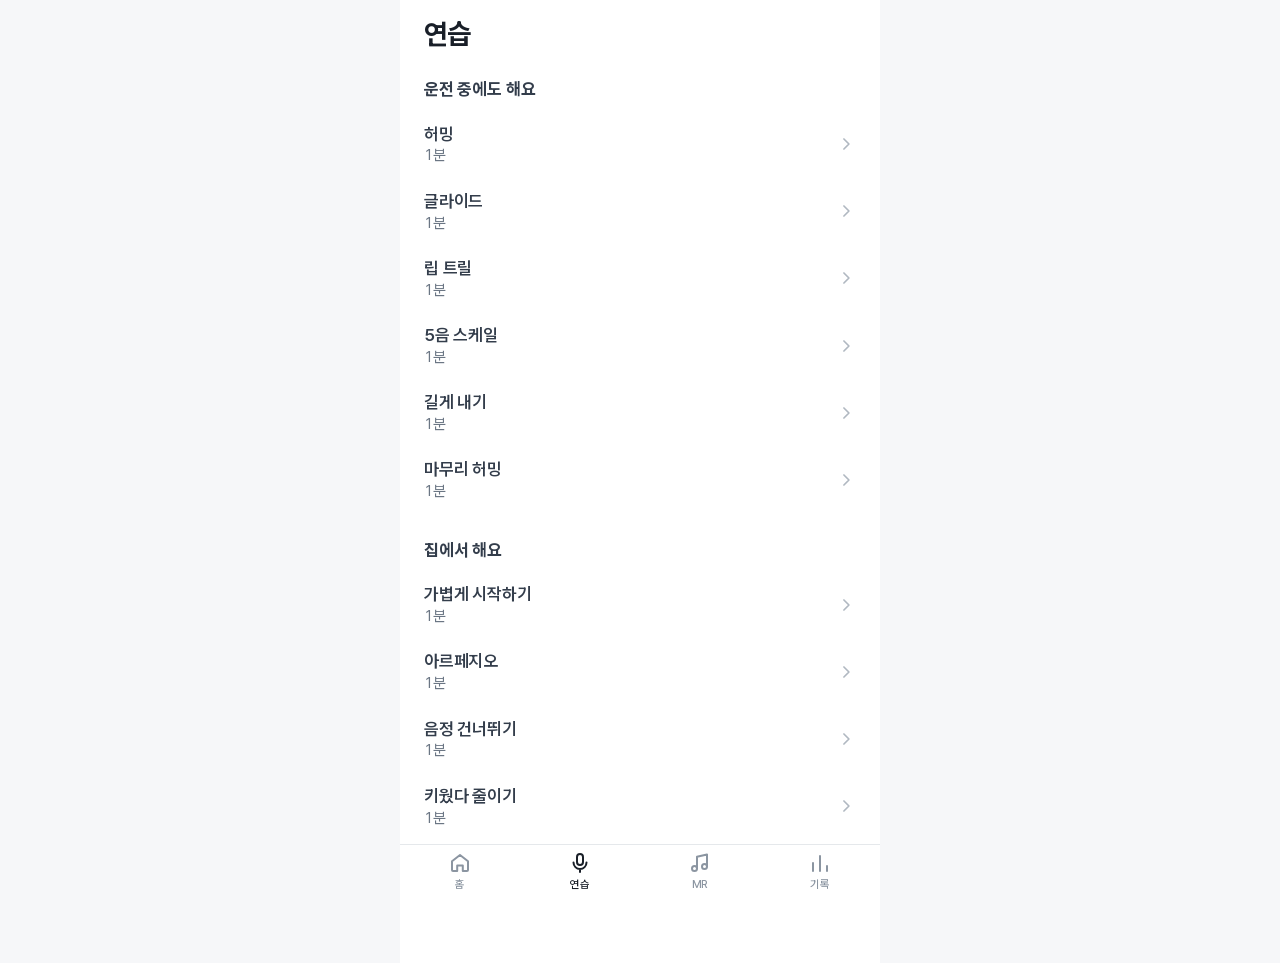
<file: practice/index.html>
<!DOCTYPE html><html lang="ko"><head><meta charSet="utf-8"/><link rel="preconnect" href="/" crossorigin=""/><meta name="viewport" content="width=device-width, initial-scale=1, viewport-fit=cover"/><link rel="stylesheet" href="/_next/static/chunks/2slu14h2fjn1a.css" data-precedence="next"/><link rel="stylesheet" href="/_next/static/chunks/0azizvk-3-jv0.css" data-precedence="next"/><link rel="stylesheet" href="/_next/static/chunks/1em_bt7ou9a3_.css" data-precedence="next"/><link rel="preload" as="script" fetchPriority="low" href="/_next/static/chunks/310vm2bl3xxpt.js"/><script src="/_next/static/chunks/2mmpezlrfmbu5.js" async=""></script><script src="/_next/static/chunks/0bma92pht_c97.js" async=""></script><script src="/_next/static/chunks/2bmz0osvslsnm.js" async=""></script><script src="/_next/static/chunks/turbopack-2v4g57vd62qiv.js" async=""></script><script src="/_next/static/chunks/080uavhj95ewu.js" async=""></script><script src="/_next/static/chunks/3lkecfxzu03_2.js" async=""></script><script src="/_next/static/chunks/406bu7b1jxyhg.js" async=""></script><script src="/_next/static/chunks/29lipkz9i8gjq.js" async=""></script><meta name="theme-color" content="#ffffff" media="(prefers-color-scheme: light)"/><meta name="theme-color" content="#17171c" media="(prefers-color-scheme: dark)"/><title>Vocal OS</title><meta name="application-name" content="Vocal OS"/><link rel="manifest" href="/manifest.webmanifest"/><meta name="robots" content="noindex, nofollow"/><meta name="format-detection" content="telephone=no"/><meta name="mobile-web-app-capable" content="yes"/><meta name="apple-mobile-web-app-title" content="Vocal OS"/><meta name="apple-mobile-web-app-status-bar-style" content="default"/><link rel="icon" href="/icons/icon-192.png" sizes="192x192" type="image/png"/><link rel="icon" href="/icons/icon-512.png" sizes="512x512" type="image/png"/><link rel="apple-touch-icon" href="/icons/apple-touch-icon.png" sizes="180x180"/><script src="/_next/static/chunks/0cz1d0mv5g_q7.js" noModule=""></script></head><body><div hidden=""><!--$--><!--/$--></div><svg width="0" height="0" class="icons-module__HFr4LG__sprite" aria-hidden="true" focusable="false"><defs><symbol id="i-home" viewBox="0 0 24 24"><path d="M4 10.2 12 4l8 6.2V19a1 1 0 0 1-1 1h-4.2v-5.6H9.2V20H5a1 1 0 0 1-1-1z"></path></symbol><symbol id="i-mic" viewBox="0 0 24 24"><rect x="9" y="3" width="6" height="11" rx="3"></rect><path d="M5.5 11.5a6.5 6.5 0 0 0 13 0M12 18v3"></path></symbol><symbol id="i-note" viewBox="0 0 24 24"><path d="M9 17.5V5.8l10-2.3v12"></path><circle cx="6.5" cy="17.5" r="2.5"></circle><circle cx="16.5" cy="15.5" r="2.5"></circle></symbol><symbol id="i-bars" viewBox="0 0 24 24"><path d="M5 20v-8M12 20V5M19 20v-5"></path></symbol><symbol id="i-sliders" viewBox="0 0 24 24"><path d="M4 7h9M17 7h3M4 17h3M11 17h9"></path><circle cx="15" cy="7" r="2"></circle><circle cx="9" cy="17" r="2"></circle></symbol><symbol id="i-back" viewBox="0 0 24 24"><path d="M15 5l-7 7 7 7"></path></symbol><symbol id="i-close" viewBox="0 0 24 24"><path d="M6 6l12 12M18 6 6 18"></path></symbol><symbol id="i-chev" viewBox="0 0 24 24"><path d="M9.5 6l6 6-6 6"></path></symbol><symbol id="i-plus" viewBox="0 0 24 24"><path d="M12 5v14M5 12h14"></path></symbol><symbol id="i-minus" viewBox="0 0 24 24"><path d="M5 12h14"></path></symbol><symbol id="i-play" viewBox="0 0 24 24"><path fill="currentColor" stroke="none" d="M8 5.6v12.8a.9.9 0 0 0 1.4.8l10.1-6.4a.9.9 0 0 0 0-1.6L9.4 4.8A.9.9 0 0 0 8 5.6z"></path></symbol><symbol id="i-pause" viewBox="0 0 24 24"><rect fill="currentColor" stroke="none" x="6.5" y="5" width="3.6" height="14" rx="1"></rect><rect fill="currentColor" stroke="none" x="13.9" y="5" width="3.6" height="14" rx="1"></rect></symbol><symbol id="i-back5" viewBox="0 0 24 24"><path d="M4.5 12a7.5 7.5 0 1 0 2.2-5.3"></path><path d="M4.5 4.5v4h4"></path><text x="12.4" y="15.3" text-anchor="middle" font-size="8.5" font-weight="700" fill="currentColor" stroke="none">5</text></symbol><symbol id="i-fwd5" viewBox="0 0 24 24"><path d="M19.5 12a7.5 7.5 0 1 1-2.2-5.3"></path><path d="M19.5 4.5v4h-4"></path><text x="11.6" y="15.3" text-anchor="middle" font-size="8.5" font-weight="700" fill="currentColor" stroke="none">5</text></symbol><symbol id="i-check" viewBox="0 0 24 24"><path d="M5 12.5l4.5 4.5L19 7.5"></path></symbol></defs></svg><div class="AppScreen-module__R4IfhG__screen AppScreen-module__R4IfhG__withTab"><main class="AppScreen-module__R4IfhG__main"><div class="titles-module__E23ThG__rootRow"><h1 class="titles-module__E23ThG__root">연습</h1></div><section class="blocks-module__WUTCJW__section"><div class="blocks-module__WUTCJW__listHeader blocks-module__WUTCJW__tight"><h2 class="blocks-module__WUTCJW__listHeaderTitle">운전 중에도 해요</h2></div><a class="ListRow-module__MU6O4q__row ListRow-module__MU6O4q__pressable" href="/practice/run/?id=checkin_hum"><span class="ListRow-module__MU6O4q__main"><span id="_R_t5bsnlb_" class="ListRow-module__MU6O4q__title2">허밍</span><span class="ListRow-module__MU6O4q__sub"> </span></span><span class="ListRow-module__MU6O4q__value"><svg class="icons-module__HFr4LG__icon ListRow-module__MU6O4q__chev" width="20" height="20" viewBox="0 0 24 24" aria-hidden="true" focusable="false"><use href="#i-chev"></use></svg></span></a><a class="ListRow-module__MU6O4q__row ListRow-module__MU6O4q__pressable" href="/practice/run/?id=warm_hum_glide"><span class="ListRow-module__MU6O4q__main"><span id="_R_1d5bsnlb_" class="ListRow-module__MU6O4q__title2">글라이드</span><span class="ListRow-module__MU6O4q__sub"> </span></span><span class="ListRow-module__MU6O4q__value"><svg class="icons-module__HFr4LG__icon ListRow-module__MU6O4q__chev" width="20" height="20" viewBox="0 0 24 24" aria-hidden="true" focusable="false"><use href="#i-chev"></use></svg></span></a><a class="ListRow-module__MU6O4q__row ListRow-module__MU6O4q__pressable" href="/practice/run/?id=warm_liptrill_5"><span class="ListRow-module__MU6O4q__main"><span id="_R_1t5bsnlb_" class="ListRow-module__MU6O4q__title2">립 트릴</span><span class="ListRow-module__MU6O4q__sub"> </span></span><span class="ListRow-module__MU6O4q__value"><svg class="icons-module__HFr4LG__icon ListRow-module__MU6O4q__chev" width="20" height="20" viewBox="0 0 24 24" aria-hidden="true" focusable="false"><use href="#i-chev"></use></svg></span></a><a class="ListRow-module__MU6O4q__row ListRow-module__MU6O4q__pressable" href="/practice/run/?id=pitch_mu_5"><span class="ListRow-module__MU6O4q__main"><span id="_R_2d5bsnlb_" class="ListRow-module__MU6O4q__title2">5음 스케일</span><span class="ListRow-module__MU6O4q__sub"> </span></span><span class="ListRow-module__MU6O4q__value"><svg class="icons-module__HFr4LG__icon ListRow-module__MU6O4q__chev" width="20" height="20" viewBox="0 0 24 24" aria-hidden="true" focusable="false"><use href="#i-chev"></use></svg></span></a><a class="ListRow-module__MU6O4q__row ListRow-module__MU6O4q__pressable" href="/practice/run/?id=sustain_ma"><span class="ListRow-module__MU6O4q__main"><span id="_R_2t5bsnlb_" class="ListRow-module__MU6O4q__title2">길게 내기</span><span class="ListRow-module__MU6O4q__sub"> </span></span><span class="ListRow-module__MU6O4q__value"><svg class="icons-module__HFr4LG__icon ListRow-module__MU6O4q__chev" width="20" height="20" viewBox="0 0 24 24" aria-hidden="true" focusable="false"><use href="#i-chev"></use></svg></span></a><a class="ListRow-module__MU6O4q__row ListRow-module__MU6O4q__pressable" href="/practice/run/?id=cool_hum_down"><span class="ListRow-module__MU6O4q__main"><span id="_R_3d5bsnlb_" class="ListRow-module__MU6O4q__title2">마무리 허밍</span><span class="ListRow-module__MU6O4q__sub"> </span></span><span class="ListRow-module__MU6O4q__value"><svg class="icons-module__HFr4LG__icon ListRow-module__MU6O4q__chev" width="20" height="20" viewBox="0 0 24 24" aria-hidden="true" focusable="false"><use href="#i-chev"></use></svg></span></a></section><section class="blocks-module__WUTCJW__section"><div class="blocks-module__WUTCJW__listHeader"><h2 class="blocks-module__WUTCJW__listHeaderTitle">집에서 해요</h2></div><a class="ListRow-module__MU6O4q__row ListRow-module__MU6O4q__pressable" href="/practice/run/?id=onset_a"><span class="ListRow-module__MU6O4q__main"><span id="_R_tlbsnlb_" class="ListRow-module__MU6O4q__title2">가볍게 시작하기</span><span class="ListRow-module__MU6O4q__sub"> </span></span><span class="ListRow-module__MU6O4q__value"><svg class="icons-module__HFr4LG__icon ListRow-module__MU6O4q__chev" width="20" height="20" viewBox="0 0 24 24" aria-hidden="true" focusable="false"><use href="#i-chev"></use></svg></span></a><a class="ListRow-module__MU6O4q__row ListRow-module__MU6O4q__pressable" href="/practice/run/?id=arp_ya_135"><span class="ListRow-module__MU6O4q__main"><span id="_R_1dlbsnlb_" class="ListRow-module__MU6O4q__title2">아르페지오</span><span class="ListRow-module__MU6O4q__sub"> </span></span><span class="ListRow-module__MU6O4q__value"><svg class="icons-module__HFr4LG__icon ListRow-module__MU6O4q__chev" width="20" height="20" viewBox="0 0 24 24" aria-hidden="true" focusable="false"><use href="#i-chev"></use></svg></span></a><a class="ListRow-module__MU6O4q__row ListRow-module__MU6O4q__pressable" href="/practice/run/?id=pitch_interval_jumps"><span class="ListRow-module__MU6O4q__main"><span id="_R_1tlbsnlb_" class="ListRow-module__MU6O4q__title2">음정 건너뛰기</span><span class="ListRow-module__MU6O4q__sub"> </span></span><span class="ListRow-module__MU6O4q__value"><svg class="icons-module__HFr4LG__icon ListRow-module__MU6O4q__chev" width="20" height="20" viewBox="0 0 24 24" aria-hidden="true" focusable="false"><use href="#i-chev"></use></svg></span></a><a class="ListRow-module__MU6O4q__row ListRow-module__MU6O4q__pressable" href="/practice/run/?id=sustain_messa_soft"><span class="ListRow-module__MU6O4q__main"><span id="_R_2dlbsnlb_" class="ListRow-module__MU6O4q__title2">키웠다 줄이기</span><span class="ListRow-module__MU6O4q__sub"> </span></span><span class="ListRow-module__MU6O4q__value"><svg class="icons-module__HFr4LG__icon ListRow-module__MU6O4q__chev" width="20" height="20" viewBox="0 0 24 24" aria-hidden="true" focusable="false"><use href="#i-chev"></use></svg></span></a><a class="ListRow-module__MU6O4q__row ListRow-module__MU6O4q__pressable" href="/practice/run/?id=range_check_gentle"><span class="ListRow-module__MU6O4q__main"><span id="_R_2tlbsnlb_" class="ListRow-module__MU6O4q__title2">편한 음역 확인</span><span class="ListRow-module__MU6O4q__sub"> </span></span><span class="ListRow-module__MU6O4q__value"><svg class="icons-module__HFr4LG__icon ListRow-module__MU6O4q__chev" width="20" height="20" viewBox="0 0 24 24" aria-hidden="true" focusable="false"><use href="#i-chev"></use></svg></span></a></section></main><div class="TabBar-module__Y2isJG__spacer" aria-hidden="true"></div><nav class="TabBar-module__Y2isJG__bar" data-vos-bottom=""><a class="TabBar-module__Y2isJG__tab" href="/"><svg class="icons-module__HFr4LG__icon" width="24" height="24" viewBox="0 0 24 24" aria-hidden="true" focusable="false"><use href="#i-home"></use></svg><span>홈</span></a><a class="TabBar-module__Y2isJG__tab TabBar-module__Y2isJG__on" aria-current="page" href="/practice/"><svg class="icons-module__HFr4LG__icon" width="24" height="24" viewBox="0 0 24 24" aria-hidden="true" focusable="false"><use href="#i-mic"></use></svg><span>연습</span></a><a class="TabBar-module__Y2isJG__tab" href="/mr/"><svg class="icons-module__HFr4LG__icon" width="24" height="24" viewBox="0 0 24 24" aria-hidden="true" focusable="false"><use href="#i-note"></use></svg><span>MR</span></a><a class="TabBar-module__Y2isJG__tab" href="/history/"><svg class="icons-module__HFr4LG__icon" width="24" height="24" viewBox="0 0 24 24" aria-hidden="true" focusable="false"><use href="#i-bars"></use></svg><span>기록</span></a></nav></div><!--$--><!--/$--><div role="status" aria-live="polite" class="Toast-module__GP8IJW__host"></div><script src="/_next/static/chunks/310vm2bl3xxpt.js" id="_R_" async=""></script><script>(self.__next_f=self.__next_f||[]).push([0])</script><script>self.__next_f.push([1,"1:\"$Sreact.fragment\"\n2:I[39756,[\"/_next/static/chunks/080uavhj95ewu.js\"],\"default\"]\n3:I[37457,[\"/_next/static/chunks/080uavhj95ewu.js\"],\"default\"]\n4:I[16065,[\"/_next/static/chunks/080uavhj95ewu.js\"],\"ToastHost\"]\n5:I[54610,[\"/_next/static/chunks/080uavhj95ewu.js\"],\"default\"]\na:I[68027,[\"/_next/static/chunks/080uavhj95ewu.js\"],\"default\",1]\n:HL[\"/_next/static/chunks/2slu14h2fjn1a.css\",\"style\"]\n:HL[\"/_next/static/chunks/0azizvk-3-jv0.css\",\"style\"]\n:HC[\"/\",\"\"]\n:HL[\"/_next/static/chunks/1em_bt7ou9a3_.css\",\"style\"]\n8:X\n0:{\"P\":null,\"c\":[\"\",\"practice\",\"\"],\"q\":\"\",\"i\":false,\"f\":[[[\"\",{\"children\":[\"practice\",{\"children\":[\"__PAGE__\",{},\"$undefined\",\"$undefined\",4608]},\"$undefined\",\"$undefined\",4608]},\"$undefined\",\"$undefined\",4624],[[\"$\",\"$1\",\"c\",{\"children\":[[[\"$\",\"link\",\"0\",{\"rel\":\"stylesheet\",\"href\":\"/_next/static/chunks/2slu14h2fjn1a.css\",\"precedence\":\"next\",\"crossOrigin\":\"$undefined\",\"nonce\":\"$undefined\"}],[\"$\",\"link\",\"1\",{\"rel\":\"stylesheet\",\"href\":\"/_next/static/chunks/0azizvk-3-jv0.css\",\"precedence\":\"next\",\"crossOrigin\":\"$undefined\",\"nonce\":\"$undefined\"}],[\"$\",\"script\",\"script-0\",{\"src\":\"/_next/static/chunks/080uavhj95ewu.js\",\"async\":true,\"nonce\":\"$undefined\"}]],[\"$\",\"html\",null,{\"lang\":\"ko\",\"children\":[\"$\",\"body\",null,{\"children\":[[\"$\",\"svg\",null,{\"width\":\"0\",\"height\":\"0\",\"className\":\"icons-module__HFr4LG__sprite\",\"aria-hidden\":\"true\",\"focusable\":\"false\",\"children\":[\"$\",\"defs\",null,{\"children\":[[\"$\",\"symbol\",null,{\"id\":\"i-home\",\"viewBox\":\"0 0 24 24\",\"children\":[\"$\",\"path\",null,{\"d\":\"M4 10.2 12 4l8 6.2V19a1 1 0 0 1-1 1h-4.2v-5.6H9.2V20H5a1 1 0 0 1-1-1z\"}]}],[\"$\",\"symbol\",null,{\"id\":\"i-mic\",\"viewBox\":\"0 0 24 24\",\"children\":[[\"$\",\"rect\",null,{\"x\":\"9\",\"y\":\"3\",\"width\":\"6\",\"height\":\"11\",\"rx\":\"3\"}],[\"$\",\"path\",null,{\"d\":\"M5.5 11.5a6.5 6.5 0 0 0 13 0M12 18v3\"}]]}],[\"$\",\"symbol\",null,{\"id\":\"i-note\",\"viewBox\":\"0 0 24 24\",\"children\":[[\"$\",\"path\",null,{\"d\":\"M9 17.5V5.8l10-2.3v12\"}],[\"$\",\"circle\",null,{\"cx\":\"6.5\",\"cy\":\"17.5\",\"r\":\"2.5\"}],[\"$\",\"circle\",null,{\"cx\":\"16.5\",\"cy\":\"15.5\",\"r\":\"2.5\"}]]}],[\"$\",\"symbol\",null,{\"id\":\"i-bars\",\"viewBox\":\"0 0 24 24\",\"children\":[\"$\",\"path\",null,{\"d\":\"M5 20v-8M12 20V5M19 20v-5\"}]}],[\"$\",\"symbol\",null,{\"id\":\"i-sliders\",\"viewBox\":\"0 0 24 24\",\"children\":[[\"$\",\"path\",null,{\"d\":\"M4 7h9M17 7h3M4 17h3M11 17h9\"}],[\"$\",\"circle\",null,{\"cx\":\"15\",\"cy\":\"7\",\"r\":\"2\"}],[\"$\",\"circle\",null,{\"cx\":\"9\",\"cy\":\"17\",\"r\":\"2\"}]]}],[\"$\",\"symbol\",null,{\"id\":\"i-back\",\"viewBox\":\"0 0 24 24\",\"children\":[\"$\",\"path\",null,{\"d\":\"M15 5l-7 7 7 7\"}]}],[\"$\",\"symbol\",null,{\"id\":\"i-close\",\"viewBox\":\"0 0 24 24\",\"children\":[\"$\",\"path\",null,{\"d\":\"M6 6l12 12M18 6 6 18\"}]}],[\"$\",\"symbol\",null,{\"id\":\"i-chev\",\"viewBox\":\"0 0 24 24\",\"children\":[\"$\",\"path\",null,{\"d\":\"M9.5 6l6 6-6 6\"}]}],[\"$\",\"symbol\",null,{\"id\":\"i-plus\",\"viewBox\":\"0 0 24 24\",\"children\":[\"$\",\"path\",null,{\"d\":\"M12 5v14M5 12h14\"}]}],[\"$\",\"symbol\",null,{\"id\":\"i-minus\",\"viewBox\":\"0 0 24 24\",\"children\":[\"$\",\"path\",null,{\"d\":\"M5 12h14\"}]}],[\"$\",\"symbol\",null,{\"id\":\"i-play\",\"viewBox\":\"0 0 24 24\",\"children\":[\"$\",\"path\",null,{\"fill\":\"currentColor\",\"stroke\":\"none\",\"d\":\"M8 5.6v12.8a.9.9 0 0 0 1.4.8l10.1-6.4a.9.9 0 0 0 0-1.6L9.4 4.8A.9.9 0 0 0 8 5.6z\"}]}],[\"$\",\"symbol\",null,{\"id\":\"i-pause\",\"viewBox\":\"0 0 24 24\",\"children\":[[\"$\",\"rect\",null,{\"fill\":\"currentColor\",\"stroke\":\"none\",\"x\":\"6.5\",\"y\":\"5\",\"width\":\"3.6\",\"height\":\"14\",\"rx\":\"1\"}],[\"$\",\"rect\",null,{\"fill\":\"currentColor\",\"stroke\":\"none\",\"x\":\"13.9\",\"y\":\"5\",\"width\":\"3.6\",\"height\":\"14\",\"rx\":\"1\"}]]}],[\"$\",\"symbol\",null,{\"id\":\"i-back5\",\"viewBox\":\"0 0 24 24\",\"children\":[[\"$\",\"path\",null,{\"d\":\"M4.5 12a7.5 7.5 0 1 0 2.2-5.3\"}],[\"$\",\"path\",null,{\"d\":\"M4.5 4.5v4h4\"}],[\"$\",\"text\",null,{\"x\":\"12.4\",\"y\":\"15.3\",\"textAnchor\":\"middle\",\"fontSize\":\"8.5\",\"fontWeight\":\"700\",\"fill\":\"currentColor\",\"stroke\":\"none\",\"children\":\"5\"}]]}],[\"$\",\"symbol\",null,{\"id\":\"i-fwd5\",\"viewBox\":\"0 0 24 24\",\"children\":[[\"$\",\"path\",null,{\"d\":\"M19.5 12a7.5 7.5 0 1 1-2.2-5.3\"}],[\"$\",\"path\",null,{\"d\":\"M19.5 4.5v4h-4\"}],[\"$\",\"text\",null,{\"x\":\"11.6\",\"y\":\"15.3\",\"textAnchor\":\"middle\",\"fontSize\":\"8.5\",\"fontWeight\":\"700\",\"fill\":\"currentColor\",\"stroke\":\"none\",\"children\":\"5\"}]]}],[\"$\",\"symbol\",null,{\"id\":\"i-check\",\"viewBox\":\"0 0 24 24\",\"children\":[\"$\",\"path\",null,{\"d\":\"M5 12.5l4.5 4.5L19 7.5\"}]}]]}]}],[\"$\",\"$L2\",null,{\"parallelRouterKey\":\"children\",\"error\":\"$undefined\",\"errorStyles\":\"$undefined\",\"errorScripts\":\"$undefined\",\"template\":[\"$\",\"$L3\",null,{}],\"templateStyles\":\"$undefined\",\"templateScripts\":\"$undefined\",\"notFound\":[[[\"$\",\"title\",null,{\"children\":\"404: This page could not be found.\"}],[\"$\",\"div\",null,{\"style\":{\"fontFamily\":\"system-ui,\\\"Segoe UI\\\",Roboto,Helvetica,Arial,sans-serif,\\\"Apple Color Emoji\\\",\\\"Segoe UI Emoji\\\"\",\"height\":\"100vh\",\"textAlign\":\"center\",\"display\":\"flex\",\"flexDirection\":\"column\",\"alignItems\":\"center\",\"justifyContent\":\"center\"},\"children\":[\"$\",\"div\",null,{\"children\":[[\"$\",\"style\",null,{\"dangerouslySetInnerHTML\":{\"__html\":\"body{color:#000;background:#fff;margin:0}.next-error-h1{border-right:1px solid rgba(0,0,0,.3)}@media (prefers-color-scheme:dark){body{color:#fff;background:#000}.next-error-h1{border-right:1px solid rgba(255,255,255,.3)}}\"}}],[\"$\",\"h1\",null,{\"className\":\"next-error-h1\",\"style\":{\"display\":\"inline-block\",\"margin\":\"0 20px 0 0\",\"padding\":\"0 23px 0 0\",\"fontSize\":24,\"fontWeight\":500,\"verticalAlign\":\"top\",\"lineHeight\":\"49px\"},\"children\":404}],[\"$\",\"div\",null,{\"style\":{\"display\":\"inline-block\"},\"children\":[\"$\",\"h2\",null,{\"style\":{\"fontSize\":14,\"fontWeight\":400,\"lineHeight\":\"49px\",\"margin\":0},\"children\":\"This page could not be found.\"}]}]]}]}]],[]],\"forbidden\":\"$undefined\",\"unauthorized\":\"$undefined\"}],[\"$\",\"$L4\",null,{}],[\"$\",\"$L5\",null,{}]]}]}]]}],{\"children\":[[\"$\",\"$1\",\"c\",{\"children\":[null,[\"$\",\"$L2\",null,{\"parallelRouterKey\":\"children\",\"error\":\"$undefined\",\"errorStyles\":\"$undefined\",\"errorScripts\":\"$undefined\",\"template\":\"$L6\",\"templateStyles\":\"$undefined\",\"templateScripts\":\"$undefined\",\"notFound\":\"$undefined\",\"forbidden\":\"$undefined\",\"unauthorized\":\"$undefined\"}]]}],{\"children\":[\"$L7\",{},null,false,null]},null,false,\"$8\"]},null,false,null],\"$L9\",false]],\"m\":\"$undefined\",\"G\":[\"$a\",[\"$Lb\",\"$Lc\"]],\"S\":true,\"h\":null,\"r\":\"$undefined\",\"s\":\"$undefined\",\"a\":\"$undefined\",\"l\":\"$undefined\",\"p\":\"$undefined\",\"d\":\"$undefined\",\"b\":\"7oiunInVFOueLnQQBxfSR\"}\nd:I[54495,[\"/_next/static/chunks/080uavhj95ewu.js\",\"/_next/static/chunks/3lkecfxzu03_2.js\",\"/_next/static/chunks/406bu7b1jxyhg.js\",\"/_next/static/chunks/29lipkz9i8gjq.js\"],\"PracticeList\"]\ne:I[97367,[\"/_next/static/chunks/080uavhj95ewu.js\"],\"OutletBoundary\"]\nf:\"$Sreact.suspense\"\n11:I[97367,[\"/_next/static/chunks/080uavhj95ewu.js\"],\"ViewportBoundary\"]\n13:I[97367,[\"/_next/static/chunks/080uavhj95ewu.js\"],\"MetadataBoundary\"]\n6:[\"$\",\"$L3\",null,{}]\n7:[\"$\",\"$1\",\"c\",{\"children\":[[\"$\",\"$Ld\",null,{}],[[\"$\",\"link\",\"0\",{\"rel\":\"stylesheet\",\"href\":\"/_next/static/chunks/1em_bt7ou9a3_.css\",\"precedence\":\"next\",\"crossOrigin\":\"$undefined\",\"nonce\":\"$undefined\"}],[\"$\",\"script\",\"script-0\",{\"src\":\"/_next/static/chunks/3lkecfxzu03_2.js\",\"async\":true,\"nonce\":\"$undefined\"}],[\"$\",\"script\",\"script-1\",{\"src\":\"/_next/static/chunks/406bu7b1jxyhg.js\",\"async\":true,\"nonce\":\"$undefined\"}],[\"$\",\"script\",\"script-2\",{\"src\":\"/_next/static/chunks/29lipkz9i8gjq.js\",\"async\":true,\"nonce\":\"$undefined\"}]],[\"$\",\"$Le\",null,{\"children\":[\"$\",\"$f\",null,{\"name\":\"Next.MetadataOutlet\",\"children\":\"$@10\"}]}]]}]\n9:[\"$\",\"$1\",\"h\",{\"children\":[null,[\"$\",\"$L11\",null,{\"children\":\"$L12\"}],[\"$\",\"div\",null,{\"hidden\":true,\"children\":[\"$\",\"$L13\",null,{\"children\":[\"$\",\"$f\",null,{\"name\":\"Next.Metadata\",\"children\":\"$L14\"}]}]}],null]}]\nb:[\"$\",\"link\",\"0\",{\"rel\":\"stylesheet\",\"href\":\"/_next/static/chunks/2slu14h2fjn1a.css\",\"precedence\":\"next\",\"crossOrigin\":\"$undefined\",\"nonce\":\"$undefined\"}]\nc:[\"$\",\"link\",\"1\",{\"rel\":\"stylesheet\",\"href\":\"/_next/static/chunks/0azizvk-3-jv0.css\",\"precedence\":\"next\",\"crossOrigin\":\"$undefined\",\"nonce\":\"$undefined\"}]\n8:C\n12:[[\"$\",\"meta\",\"0\",{\"charSet\":\"utf-8\"}],[\"$\",\"meta\",\"1\",{\"name\":\"viewport\",\"content\":\"width=device-width, initial-scale=1, viewport-fit=cover\"}],[\"$\",\"meta\",\"2\",{\"name\":\"theme-color\",\"content\":\"#ffffff\",\"media\":\"(prefers-color-scheme: light)\"}],[\"$\",\"meta\",\"3\",{\"name\":\"theme-color\",\"content\":\"#17171c\",\"media\":\"(prefers-color-scheme: dark)\"}]]\n15:I[27201,[\"/_next/static/chunks/080uavhj95ewu.js\"],\"IconMark\"]\n10:null\n14:[[\"$\",\"title\",\"0\",{\"children\":\"Vocal OS\"}],[\"$\",\"meta\",\"1\",{\"name\":\"application-name\",\"content\":\"Vocal OS\"}],[\"$\",\"link\",\"2\",{\"rel\":\"manifest\",\"href\":\"/manifest.webmanifest\",\"crossOrigin\":\"$undefined\"}],[\"$\",\"meta\",\"3\",{\"name\":\"robots\",\"content\":\"noindex, nofollow\"}],[\"$\",\"meta\",\"4\",{\"name\":\"format-detection\",\"content\":\"telephone=no\"}],[\"$\",\"meta\",\"5\",{\"name\":\"mobile-web-app-capable\",\"content\":\"yes\"}],[\"$\",\"meta\",\"6\",{\"name\":\"apple-mobile-web-app-title\",\"content\":\"Vocal OS\"}],[\"$\",\"meta\",\"7\",{\"name\":\"apple-mobile-web-app-status-bar-style\",\"content\":\"default\"}],[\"$\",\"link\",\"8\",{\"rel\":\"icon\",\"href\":\"/icons/icon-192.png\",\"sizes\":\"192x192\",\"type\":\"image/png\"}],[\"$\",\"link\",\"9\",{\"rel\":\"icon\",\"href\":\"/icons/icon-512.png\",\"sizes\":\"512x512\",\"type\":\"image/png\"}],[\"$\",\"link\",\"10\",{\"rel\":\"apple-touch-icon\",\"href\":\"/icons/apple-touch-icon.png\",\"sizes\":\"180x180\"}],[\"$\",\"$L15\",\"11\",{}]]\n"])</script></body></html>
</file>
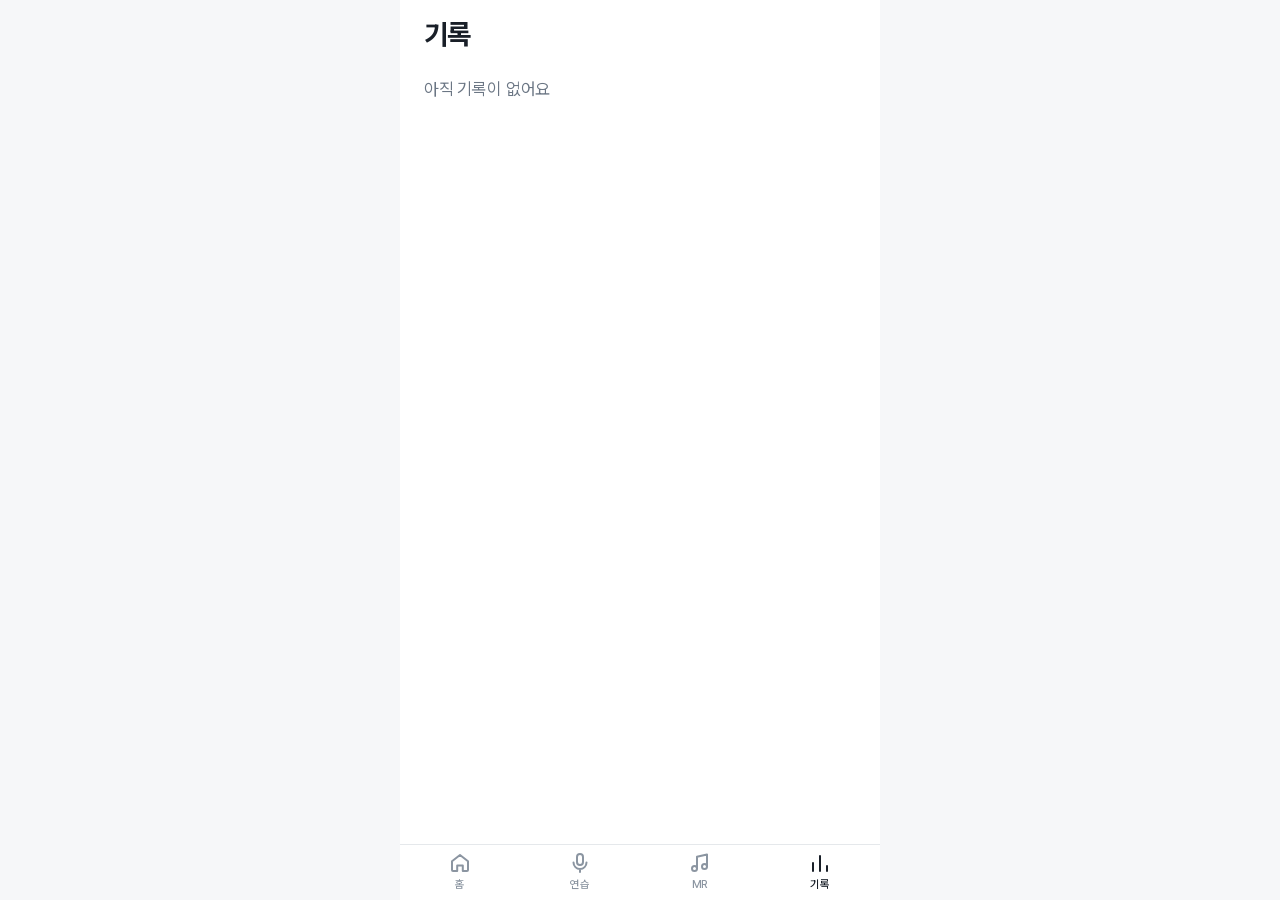
<file: results/index.html>
<!DOCTYPE html><html lang="ko"><head><meta charSet="utf-8"/><link rel="preconnect" href="/" crossorigin=""/><meta name="viewport" content="width=device-width, initial-scale=1, viewport-fit=cover"/><link rel="stylesheet" href="/_next/static/chunks/2slu14h2fjn1a.css" data-precedence="next"/><link rel="stylesheet" href="/_next/static/chunks/0azizvk-3-jv0.css" data-precedence="next"/><link rel="stylesheet" href="/_next/static/chunks/1em_bt7ou9a3_.css" data-precedence="next"/><link rel="preload" as="script" fetchPriority="low" href="/_next/static/chunks/310vm2bl3xxpt.js"/><script src="/_next/static/chunks/2mmpezlrfmbu5.js" async=""></script><script src="/_next/static/chunks/0bma92pht_c97.js" async=""></script><script src="/_next/static/chunks/2bmz0osvslsnm.js" async=""></script><script src="/_next/static/chunks/turbopack-2v4g57vd62qiv.js" async=""></script><script src="/_next/static/chunks/080uavhj95ewu.js" async=""></script><script src="/_next/static/chunks/44t-7i2v36_kc.js" async=""></script><script src="/_next/static/chunks/406bu7b1jxyhg.js" async=""></script><meta name="theme-color" content="#ffffff" media="(prefers-color-scheme: light)"/><meta name="theme-color" content="#17171c" media="(prefers-color-scheme: dark)"/><title>Vocal OS</title><meta name="application-name" content="Vocal OS"/><link rel="manifest" href="/manifest.webmanifest"/><meta name="robots" content="noindex, nofollow"/><meta name="format-detection" content="telephone=no"/><meta name="mobile-web-app-capable" content="yes"/><meta name="apple-mobile-web-app-title" content="Vocal OS"/><meta name="apple-mobile-web-app-status-bar-style" content="default"/><link rel="icon" href="/icons/icon-192.png" sizes="192x192" type="image/png"/><link rel="icon" href="/icons/icon-512.png" sizes="512x512" type="image/png"/><link rel="apple-touch-icon" href="/icons/apple-touch-icon.png" sizes="180x180"/><script src="/_next/static/chunks/0cz1d0mv5g_q7.js" noModule=""></script></head><body><div hidden=""><!--$--><!--/$--></div><svg width="0" height="0" class="icons-module__HFr4LG__sprite" aria-hidden="true" focusable="false"><defs><symbol id="i-home" viewBox="0 0 24 24"><path d="M4 10.2 12 4l8 6.2V19a1 1 0 0 1-1 1h-4.2v-5.6H9.2V20H5a1 1 0 0 1-1-1z"></path></symbol><symbol id="i-mic" viewBox="0 0 24 24"><rect x="9" y="3" width="6" height="11" rx="3"></rect><path d="M5.5 11.5a6.5 6.5 0 0 0 13 0M12 18v3"></path></symbol><symbol id="i-note" viewBox="0 0 24 24"><path d="M9 17.5V5.8l10-2.3v12"></path><circle cx="6.5" cy="17.5" r="2.5"></circle><circle cx="16.5" cy="15.5" r="2.5"></circle></symbol><symbol id="i-bars" viewBox="0 0 24 24"><path d="M5 20v-8M12 20V5M19 20v-5"></path></symbol><symbol id="i-sliders" viewBox="0 0 24 24"><path d="M4 7h9M17 7h3M4 17h3M11 17h9"></path><circle cx="15" cy="7" r="2"></circle><circle cx="9" cy="17" r="2"></circle></symbol><symbol id="i-back" viewBox="0 0 24 24"><path d="M15 5l-7 7 7 7"></path></symbol><symbol id="i-close" viewBox="0 0 24 24"><path d="M6 6l12 12M18 6 6 18"></path></symbol><symbol id="i-chev" viewBox="0 0 24 24"><path d="M9.5 6l6 6-6 6"></path></symbol><symbol id="i-plus" viewBox="0 0 24 24"><path d="M12 5v14M5 12h14"></path></symbol><symbol id="i-minus" viewBox="0 0 24 24"><path d="M5 12h14"></path></symbol><symbol id="i-play" viewBox="0 0 24 24"><path fill="currentColor" stroke="none" d="M8 5.6v12.8a.9.9 0 0 0 1.4.8l10.1-6.4a.9.9 0 0 0 0-1.6L9.4 4.8A.9.9 0 0 0 8 5.6z"></path></symbol><symbol id="i-pause" viewBox="0 0 24 24"><rect fill="currentColor" stroke="none" x="6.5" y="5" width="3.6" height="14" rx="1"></rect><rect fill="currentColor" stroke="none" x="13.9" y="5" width="3.6" height="14" rx="1"></rect></symbol><symbol id="i-back5" viewBox="0 0 24 24"><path d="M4.5 12a7.5 7.5 0 1 0 2.2-5.3"></path><path d="M4.5 4.5v4h4"></path><text x="12.4" y="15.3" text-anchor="middle" font-size="8.5" font-weight="700" fill="currentColor" stroke="none">5</text></symbol><symbol id="i-fwd5" viewBox="0 0 24 24"><path d="M19.5 12a7.5 7.5 0 1 1-2.2-5.3"></path><path d="M19.5 4.5v4h-4"></path><text x="11.6" y="15.3" text-anchor="middle" font-size="8.5" font-weight="700" fill="currentColor" stroke="none">5</text></symbol><symbol id="i-check" viewBox="0 0 24 24"><path d="M5 12.5l4.5 4.5L19 7.5"></path></symbol></defs></svg><!--$!--><template data-dgst="BAILOUT_TO_CLIENT_SIDE_RENDERING"></template><!--/$--><!--$--><!--/$--><div role="status" aria-live="polite" class="Toast-module__GP8IJW__host"></div><script src="/_next/static/chunks/310vm2bl3xxpt.js" id="_R_" async=""></script><script>(self.__next_f=self.__next_f||[]).push([0])</script><script>self.__next_f.push([1,"1:\"$Sreact.fragment\"\n2:I[39756,[\"/_next/static/chunks/080uavhj95ewu.js\"],\"default\"]\n3:I[37457,[\"/_next/static/chunks/080uavhj95ewu.js\"],\"default\"]\n4:I[16065,[\"/_next/static/chunks/080uavhj95ewu.js\"],\"ToastHost\"]\n5:I[54610,[\"/_next/static/chunks/080uavhj95ewu.js\"],\"default\"]\na:I[68027,[\"/_next/static/chunks/080uavhj95ewu.js\"],\"default\",1]\n:HL[\"/_next/static/chunks/2slu14h2fjn1a.css\",\"style\"]\n:HL[\"/_next/static/chunks/0azizvk-3-jv0.css\",\"style\"]\n:HC[\"/\",\"\"]\n:HL[\"/_next/static/chunks/1em_bt7ou9a3_.css\",\"style\"]\n8:X\n0:{\"P\":null,\"c\":[\"\",\"results\",\"\"],\"q\":\"\",\"i\":false,\"f\":[[[\"\",{\"children\":[\"results\",{\"children\":[\"__PAGE__\",{},\"$undefined\",\"$undefined\",4608]},\"$undefined\",\"$undefined\",4608]},\"$undefined\",\"$undefined\",4624],[[\"$\",\"$1\",\"c\",{\"children\":[[[\"$\",\"link\",\"0\",{\"rel\":\"stylesheet\",\"href\":\"/_next/static/chunks/2slu14h2fjn1a.css\",\"precedence\":\"next\",\"crossOrigin\":\"$undefined\",\"nonce\":\"$undefined\"}],[\"$\",\"link\",\"1\",{\"rel\":\"stylesheet\",\"href\":\"/_next/static/chunks/0azizvk-3-jv0.css\",\"precedence\":\"next\",\"crossOrigin\":\"$undefined\",\"nonce\":\"$undefined\"}],[\"$\",\"script\",\"script-0\",{\"src\":\"/_next/static/chunks/080uavhj95ewu.js\",\"async\":true,\"nonce\":\"$undefined\"}]],[\"$\",\"html\",null,{\"lang\":\"ko\",\"children\":[\"$\",\"body\",null,{\"children\":[[\"$\",\"svg\",null,{\"width\":\"0\",\"height\":\"0\",\"className\":\"icons-module__HFr4LG__sprite\",\"aria-hidden\":\"true\",\"focusable\":\"false\",\"children\":[\"$\",\"defs\",null,{\"children\":[[\"$\",\"symbol\",null,{\"id\":\"i-home\",\"viewBox\":\"0 0 24 24\",\"children\":[\"$\",\"path\",null,{\"d\":\"M4 10.2 12 4l8 6.2V19a1 1 0 0 1-1 1h-4.2v-5.6H9.2V20H5a1 1 0 0 1-1-1z\"}]}],[\"$\",\"symbol\",null,{\"id\":\"i-mic\",\"viewBox\":\"0 0 24 24\",\"children\":[[\"$\",\"rect\",null,{\"x\":\"9\",\"y\":\"3\",\"width\":\"6\",\"height\":\"11\",\"rx\":\"3\"}],[\"$\",\"path\",null,{\"d\":\"M5.5 11.5a6.5 6.5 0 0 0 13 0M12 18v3\"}]]}],[\"$\",\"symbol\",null,{\"id\":\"i-note\",\"viewBox\":\"0 0 24 24\",\"children\":[[\"$\",\"path\",null,{\"d\":\"M9 17.5V5.8l10-2.3v12\"}],[\"$\",\"circle\",null,{\"cx\":\"6.5\",\"cy\":\"17.5\",\"r\":\"2.5\"}],[\"$\",\"circle\",null,{\"cx\":\"16.5\",\"cy\":\"15.5\",\"r\":\"2.5\"}]]}],[\"$\",\"symbol\",null,{\"id\":\"i-bars\",\"viewBox\":\"0 0 24 24\",\"children\":[\"$\",\"path\",null,{\"d\":\"M5 20v-8M12 20V5M19 20v-5\"}]}],[\"$\",\"symbol\",null,{\"id\":\"i-sliders\",\"viewBox\":\"0 0 24 24\",\"children\":[[\"$\",\"path\",null,{\"d\":\"M4 7h9M17 7h3M4 17h3M11 17h9\"}],[\"$\",\"circle\",null,{\"cx\":\"15\",\"cy\":\"7\",\"r\":\"2\"}],[\"$\",\"circle\",null,{\"cx\":\"9\",\"cy\":\"17\",\"r\":\"2\"}]]}],[\"$\",\"symbol\",null,{\"id\":\"i-back\",\"viewBox\":\"0 0 24 24\",\"children\":[\"$\",\"path\",null,{\"d\":\"M15 5l-7 7 7 7\"}]}],[\"$\",\"symbol\",null,{\"id\":\"i-close\",\"viewBox\":\"0 0 24 24\",\"children\":[\"$\",\"path\",null,{\"d\":\"M6 6l12 12M18 6 6 18\"}]}],[\"$\",\"symbol\",null,{\"id\":\"i-chev\",\"viewBox\":\"0 0 24 24\",\"children\":[\"$\",\"path\",null,{\"d\":\"M9.5 6l6 6-6 6\"}]}],[\"$\",\"symbol\",null,{\"id\":\"i-plus\",\"viewBox\":\"0 0 24 24\",\"children\":[\"$\",\"path\",null,{\"d\":\"M12 5v14M5 12h14\"}]}],[\"$\",\"symbol\",null,{\"id\":\"i-minus\",\"viewBox\":\"0 0 24 24\",\"children\":[\"$\",\"path\",null,{\"d\":\"M5 12h14\"}]}],[\"$\",\"symbol\",null,{\"id\":\"i-play\",\"viewBox\":\"0 0 24 24\",\"children\":[\"$\",\"path\",null,{\"fill\":\"currentColor\",\"stroke\":\"none\",\"d\":\"M8 5.6v12.8a.9.9 0 0 0 1.4.8l10.1-6.4a.9.9 0 0 0 0-1.6L9.4 4.8A.9.9 0 0 0 8 5.6z\"}]}],[\"$\",\"symbol\",null,{\"id\":\"i-pause\",\"viewBox\":\"0 0 24 24\",\"children\":[[\"$\",\"rect\",null,{\"fill\":\"currentColor\",\"stroke\":\"none\",\"x\":\"6.5\",\"y\":\"5\",\"width\":\"3.6\",\"height\":\"14\",\"rx\":\"1\"}],[\"$\",\"rect\",null,{\"fill\":\"currentColor\",\"stroke\":\"none\",\"x\":\"13.9\",\"y\":\"5\",\"width\":\"3.6\",\"height\":\"14\",\"rx\":\"1\"}]]}],[\"$\",\"symbol\",null,{\"id\":\"i-back5\",\"viewBox\":\"0 0 24 24\",\"children\":[[\"$\",\"path\",null,{\"d\":\"M4.5 12a7.5 7.5 0 1 0 2.2-5.3\"}],[\"$\",\"path\",null,{\"d\":\"M4.5 4.5v4h4\"}],[\"$\",\"text\",null,{\"x\":\"12.4\",\"y\":\"15.3\",\"textAnchor\":\"middle\",\"fontSize\":\"8.5\",\"fontWeight\":\"700\",\"fill\":\"currentColor\",\"stroke\":\"none\",\"children\":\"5\"}]]}],[\"$\",\"symbol\",null,{\"id\":\"i-fwd5\",\"viewBox\":\"0 0 24 24\",\"children\":[[\"$\",\"path\",null,{\"d\":\"M19.5 12a7.5 7.5 0 1 1-2.2-5.3\"}],[\"$\",\"path\",null,{\"d\":\"M19.5 4.5v4h-4\"}],[\"$\",\"text\",null,{\"x\":\"11.6\",\"y\":\"15.3\",\"textAnchor\":\"middle\",\"fontSize\":\"8.5\",\"fontWeight\":\"700\",\"fill\":\"currentColor\",\"stroke\":\"none\",\"children\":\"5\"}]]}],[\"$\",\"symbol\",null,{\"id\":\"i-check\",\"viewBox\":\"0 0 24 24\",\"children\":[\"$\",\"path\",null,{\"d\":\"M5 12.5l4.5 4.5L19 7.5\"}]}]]}]}],[\"$\",\"$L2\",null,{\"parallelRouterKey\":\"children\",\"error\":\"$undefined\",\"errorStyles\":\"$undefined\",\"errorScripts\":\"$undefined\",\"template\":[\"$\",\"$L3\",null,{}],\"templateStyles\":\"$undefined\",\"templateScripts\":\"$undefined\",\"notFound\":[[[\"$\",\"title\",null,{\"children\":\"404: This page could not be found.\"}],[\"$\",\"div\",null,{\"style\":{\"fontFamily\":\"system-ui,\\\"Segoe UI\\\",Roboto,Helvetica,Arial,sans-serif,\\\"Apple Color Emoji\\\",\\\"Segoe UI Emoji\\\"\",\"height\":\"100vh\",\"textAlign\":\"center\",\"display\":\"flex\",\"flexDirection\":\"column\",\"alignItems\":\"center\",\"justifyContent\":\"center\"},\"children\":[\"$\",\"div\",null,{\"children\":[[\"$\",\"style\",null,{\"dangerouslySetInnerHTML\":{\"__html\":\"body{color:#000;background:#fff;margin:0}.next-error-h1{border-right:1px solid rgba(0,0,0,.3)}@media (prefers-color-scheme:dark){body{color:#fff;background:#000}.next-error-h1{border-right:1px solid rgba(255,255,255,.3)}}\"}}],[\"$\",\"h1\",null,{\"className\":\"next-error-h1\",\"style\":{\"display\":\"inline-block\",\"margin\":\"0 20px 0 0\",\"padding\":\"0 23px 0 0\",\"fontSize\":24,\"fontWeight\":500,\"verticalAlign\":\"top\",\"lineHeight\":\"49px\"},\"children\":404}],[\"$\",\"div\",null,{\"style\":{\"display\":\"inline-block\"},\"children\":[\"$\",\"h2\",null,{\"style\":{\"fontSize\":14,\"fontWeight\":400,\"lineHeight\":\"49px\",\"margin\":0},\"children\":\"This page could not be found.\"}]}]]}]}]],[]],\"forbidden\":\"$undefined\",\"unauthorized\":\"$undefined\"}],[\"$\",\"$L4\",null,{}],[\"$\",\"$L5\",null,{}]]}]}]]}],{\"children\":[[\"$\",\"$1\",\"c\",{\"children\":[null,[\"$\",\"$L2\",null,{\"parallelRouterKey\":\"children\",\"error\":\"$undefined\",\"errorStyles\":\"$undefined\",\"errorScripts\":\"$undefined\",\"template\":\"$L6\",\"templateStyles\":\"$undefined\",\"templateScripts\":\"$undefined\",\"notFound\":\"$undefined\",\"forbidden\":\"$undefined\",\"unauthorized\":\"$undefined\"}]]}],{\"children\":[\"$L7\",{},null,false,null]},null,false,\"$8\"]},null,false,null],\"$L9\",false]],\"m\":\"$undefined\",\"G\":[\"$a\",[\"$Lb\",\"$Lc\"]],\"S\":true,\"h\":null,\"r\":\"$undefined\",\"s\":\"$undefined\",\"a\":\"$undefined\",\"l\":\"$undefined\",\"p\":\"$undefined\",\"d\":\"$undefined\",\"b\":\"7oiunInVFOueLnQQBxfSR\"}\nd:\"$Sreact.suspense\"\ne:I[94184,[\"/_next/static/chunks/080uavhj95ewu.js\",\"/_next/static/chunks/44t-7i2v36_kc.js\",\"/_next/static/chunks/406bu7b1jxyhg.js\"],\"default\"]\nf:I[97367,[\"/_next/static/chunks/080uavhj95ewu.js\"],\"OutletBoundary\"]\n11:I[97367,[\"/_next/static/chunks/080uavhj95ewu.js\"],\"ViewportBoundary\"]\n13:I[97367,[\"/_next/static/chunks/080uavhj95ewu.js\"],\"MetadataBoundary\"]\n6:[\"$\",\"$L3\",null,{}]\n7:[\"$\",\"$1\",\"c\",{\"children\":[[\"$\",\"$d\",null,{\"fallback\":null,\"children\":[\"$\",\"$Le\",null,{}]}],[[\"$\",\"link\",\"0\",{\"rel\":\"stylesheet\",\"href\":\"/_next/static/chunks/1em_bt7ou9a3_.css\",\"precedence\":\"next\",\"crossOrigin\":\"$undefined\",\"nonce\":\"$undefined\"}],[\"$\",\"script\",\"script-0\",{\"src\":\"/_next/static/chunks/44t-7i2v36_kc.js\",\"async\":true,\"nonce\":\"$undefined\"}],[\"$\",\"script\",\"script-1\",{\"src\":\"/_next/static/chunks/406bu7b1jxyhg.js\",\"async\":true,\"nonce\":\"$undefined\"}]],[\"$\",\"$Lf\",null,{\"children\":[\"$\",\"$d\",null,{\"name\":\"Next.MetadataOutlet\",\"children\":\"$@10\"}]}]]}]\n9:[\"$\",\"$1\",\"h\",{\"children\":[null,[\"$\",\"$L11\",null,{\"children\":\"$L12\"}],[\"$\",\"div\",null,{\"hidden\":true,\"children\":[\"$\",\"$L13\",null,{\"children\":[\"$\",\"$d\",null,{\"name\":\"Next.Metadata\",\"children\":\"$L14\"}]}]}],null]}]\nb:[\"$\",\"link\",\"0\",{\"rel\":\"stylesheet\",\"href\":\"/_next/static/chunks/2slu14h2fjn1a.css\",\"precedence\":\"next\",\"crossOrigin\":\"$undefined\",\"nonce\":\"$undefined\"}]\nc:[\"$\",\"link\",\"1\",{\"rel\":\"stylesheet\",\"href\":\"/_next/static/chunks/0azizvk-3-jv0.css\",\"precedence\":\"next\",\"crossOrigin\":\"$undefined\",\"nonce\":\"$undefined\"}]\n8:C\n12:[[\"$\",\"meta\",\"0\",{\"charSet\":\"utf-8\"}],[\"$\",\"meta\",\"1\",{\"name\":\"viewport\",\"content\":\"width=device-width, initial-scale=1, viewport-fit=cover\"}],[\"$\",\"meta\",\"2\",{\"name\":\"theme-color\",\"content\":\"#ffffff\",\"media\":\"(prefers-color-scheme: light)\"}],[\"$\",\"meta\",\"3\",{\"name\":\"theme-color\",\"content\":\"#17171c\",\"media\":\"(prefers-color-scheme: dark)\"}]]\n15:I[27201,[\"/_next/static/chunks/080uavhj95ewu.js\"],\"IconMark\"]\n10:null\n14:[[\"$\",\"title\",\"0\",{\"children\":\"Vocal OS\"}],[\"$\",\"meta\",\"1\",{\"name\":\"application-name\",\"content\":\"Vocal OS\"}],[\"$\",\"link\",\"2\",{\"rel\":\"manifest\",\"href\":\"/manifest.webmanifest\",\"crossOrigin\":\"$undefined\"}],[\"$\",\"meta\",\"3\",{\"name\":\"robots\",\"content\":\"noindex, nofollow\"}],[\"$\",\"meta\",\"4\",{\"name\":\"format-detection\",\"content\":\"telephone=no\"}],[\"$\",\"meta\",\"5\",{\"name\":\"mobile-web-app-capable\",\"content\":\"yes\"}],[\"$\",\"meta\",\"6\",{\"name\":\"apple-mobile-web-app-title\",\"content\":\"Vocal OS\"}],[\"$\",\"meta\",\"7\",{\"name\":\"apple-mobile-web-app-status-bar-style\",\"content\":\"default\"}],[\"$\",\"link\",\"8\",{\"rel\":\"icon\",\"href\":\"/icons/icon-192.png\",\"sizes\":\"192x192\",\"type\":\"image/png\"}],[\"$\",\"link\",\"9\",{\"rel\":\"icon\",\"href\":\"/icons/icon-512.png\",\"sizes\":\"512x512\",\"type\":\"image/png\"}],[\"$\",\"link\",\"10\",{\"rel\":\"apple-touch-icon\",\"href\":\"/icons/apple-touch-icon.png\",\"sizes\":\"180x180\"}],[\"$\",\"$L15\",\"11\",{}]]\n"])</script></body></html>
</file>
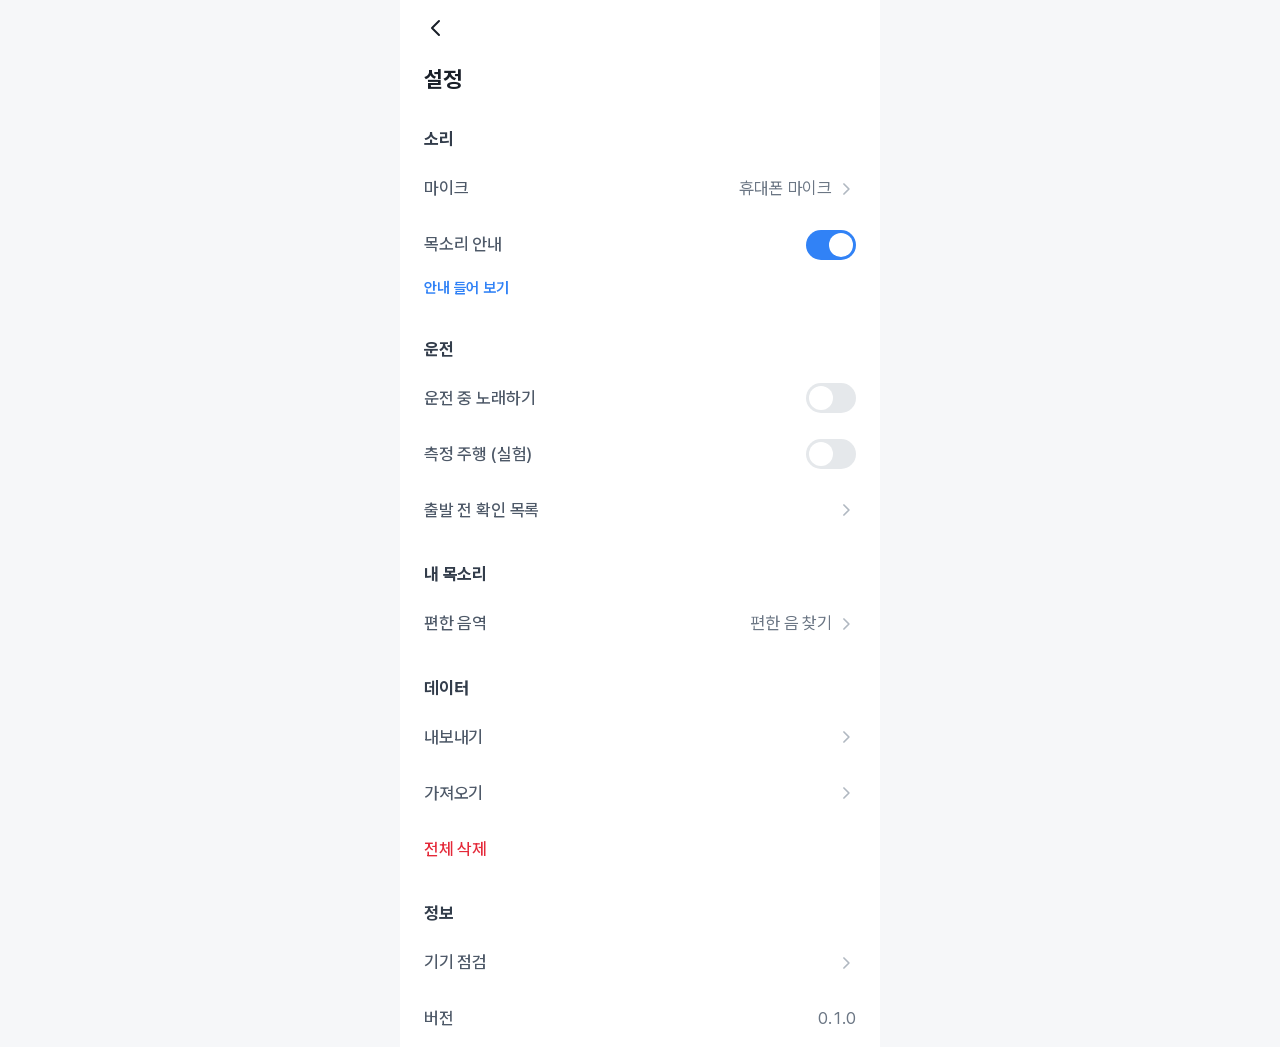
<file: settings/index.html>
<!DOCTYPE html><html lang="ko"><head><meta charSet="utf-8"/><link rel="preconnect" href="/" crossorigin=""/><meta name="viewport" content="width=device-width, initial-scale=1, viewport-fit=cover"/><link rel="stylesheet" href="/_next/static/chunks/2slu14h2fjn1a.css" data-precedence="next"/><link rel="stylesheet" href="/_next/static/chunks/0azizvk-3-jv0.css" data-precedence="next"/><link rel="stylesheet" href="/_next/static/chunks/1em_bt7ou9a3_.css" data-precedence="next"/><link rel="preload" as="script" fetchPriority="low" href="/_next/static/chunks/310vm2bl3xxpt.js"/><script src="/_next/static/chunks/2mmpezlrfmbu5.js" async=""></script><script src="/_next/static/chunks/0bma92pht_c97.js" async=""></script><script src="/_next/static/chunks/2bmz0osvslsnm.js" async=""></script><script src="/_next/static/chunks/turbopack-2v4g57vd62qiv.js" async=""></script><script src="/_next/static/chunks/080uavhj95ewu.js" async=""></script><script src="/_next/static/chunks/1qptfqx57om4-.js" async=""></script><script src="/_next/static/chunks/406bu7b1jxyhg.js" async=""></script><meta name="theme-color" content="#ffffff" media="(prefers-color-scheme: light)"/><meta name="theme-color" content="#17171c" media="(prefers-color-scheme: dark)"/><title>Vocal OS</title><meta name="application-name" content="Vocal OS"/><link rel="manifest" href="/manifest.webmanifest"/><meta name="robots" content="noindex, nofollow"/><meta name="format-detection" content="telephone=no"/><meta name="mobile-web-app-capable" content="yes"/><meta name="apple-mobile-web-app-title" content="Vocal OS"/><meta name="apple-mobile-web-app-status-bar-style" content="default"/><link rel="icon" href="/icons/icon-192.png" sizes="192x192" type="image/png"/><link rel="icon" href="/icons/icon-512.png" sizes="512x512" type="image/png"/><link rel="apple-touch-icon" href="/icons/apple-touch-icon.png" sizes="180x180"/><script src="/_next/static/chunks/0cz1d0mv5g_q7.js" noModule=""></script></head><body><div hidden=""><!--$--><!--/$--></div><svg width="0" height="0" class="icons-module__HFr4LG__sprite" aria-hidden="true" focusable="false"><defs><symbol id="i-home" viewBox="0 0 24 24"><path d="M4 10.2 12 4l8 6.2V19a1 1 0 0 1-1 1h-4.2v-5.6H9.2V20H5a1 1 0 0 1-1-1z"></path></symbol><symbol id="i-mic" viewBox="0 0 24 24"><rect x="9" y="3" width="6" height="11" rx="3"></rect><path d="M5.5 11.5a6.5 6.5 0 0 0 13 0M12 18v3"></path></symbol><symbol id="i-note" viewBox="0 0 24 24"><path d="M9 17.5V5.8l10-2.3v12"></path><circle cx="6.5" cy="17.5" r="2.5"></circle><circle cx="16.5" cy="15.5" r="2.5"></circle></symbol><symbol id="i-bars" viewBox="0 0 24 24"><path d="M5 20v-8M12 20V5M19 20v-5"></path></symbol><symbol id="i-sliders" viewBox="0 0 24 24"><path d="M4 7h9M17 7h3M4 17h3M11 17h9"></path><circle cx="15" cy="7" r="2"></circle><circle cx="9" cy="17" r="2"></circle></symbol><symbol id="i-back" viewBox="0 0 24 24"><path d="M15 5l-7 7 7 7"></path></symbol><symbol id="i-close" viewBox="0 0 24 24"><path d="M6 6l12 12M18 6 6 18"></path></symbol><symbol id="i-chev" viewBox="0 0 24 24"><path d="M9.5 6l6 6-6 6"></path></symbol><symbol id="i-plus" viewBox="0 0 24 24"><path d="M12 5v14M5 12h14"></path></symbol><symbol id="i-minus" viewBox="0 0 24 24"><path d="M5 12h14"></path></symbol><symbol id="i-play" viewBox="0 0 24 24"><path fill="currentColor" stroke="none" d="M8 5.6v12.8a.9.9 0 0 0 1.4.8l10.1-6.4a.9.9 0 0 0 0-1.6L9.4 4.8A.9.9 0 0 0 8 5.6z"></path></symbol><symbol id="i-pause" viewBox="0 0 24 24"><rect fill="currentColor" stroke="none" x="6.5" y="5" width="3.6" height="14" rx="1"></rect><rect fill="currentColor" stroke="none" x="13.9" y="5" width="3.6" height="14" rx="1"></rect></symbol><symbol id="i-back5" viewBox="0 0 24 24"><path d="M4.5 12a7.5 7.5 0 1 0 2.2-5.3"></path><path d="M4.5 4.5v4h4"></path><text x="12.4" y="15.3" text-anchor="middle" font-size="8.5" font-weight="700" fill="currentColor" stroke="none">5</text></symbol><symbol id="i-fwd5" viewBox="0 0 24 24"><path d="M19.5 12a7.5 7.5 0 1 1-2.2-5.3"></path><path d="M19.5 4.5v4h-4"></path><text x="11.6" y="15.3" text-anchor="middle" font-size="8.5" font-weight="700" fill="currentColor" stroke="none">5</text></symbol><symbol id="i-check" viewBox="0 0 24 24"><path d="M5 12.5l4.5 4.5L19 7.5"></path></symbol></defs></svg><div class="AppScreen-module__R4IfhG__screen"><main class="AppScreen-module__R4IfhG__main"><div class="TopBar-module__Ar32aa__bar"><button type="button" class="TopBar-module__Ar32aa__iconBtn" aria-label="뒤로"><svg class="icons-module__HFr4LG__icon" width="24" height="24" viewBox="0 0 24 24" aria-hidden="true" focusable="false"><use href="#i-back"></use></svg></button></div><div class="titles-module__E23ThG__pageBlock"><h1 class="titles-module__E23ThG__page">설정</h1></div><section class="blocks-module__WUTCJW__section"><div class="blocks-module__WUTCJW__listHeader blocks-module__WUTCJW__tight"><h2 class="blocks-module__WUTCJW__listHeaderTitle">소리</h2></div><button type="button" class="ListRow-module__MU6O4q__row ListRow-module__MU6O4q__pressable"><span class="ListRow-module__MU6O4q__main"><span id="_R_1plbsnlb_" class="ListRow-module__MU6O4q__title1">마이크</span></span><span class="ListRow-module__MU6O4q__value"><span class="ListRow-module__MU6O4q__valueText">휴대폰 마이크</span><svg class="icons-module__HFr4LG__icon ListRow-module__MU6O4q__chev" width="20" height="20" viewBox="0 0 24 24" aria-hidden="true" focusable="false"><use href="#i-chev"></use></svg></span></button><label class="ListRow-module__MU6O4q__row ListRow-module__MU6O4q__pressable"><span class="ListRow-module__MU6O4q__main"><span id="_R_3plbsnlb_" class="ListRow-module__MU6O4q__title1">목소리 안내</span></span><button type="button" role="switch" aria-checked="true" class="controls-module__quwFWq__switch controls-module__quwFWq__switchOn" aria-labelledby="_R_3plbsnlb_"><span class="controls-module__quwFWq__switchThumb" aria-hidden="true"></span></button></label><div class="settings-module__eSbG6G__textAction"><button type="button" class="Button-module__bn4omq__btn Button-module__bn4omq__text"><span class="Button-module__bn4omq__label">안내 들어 보기</span></button></div></section><section class="blocks-module__WUTCJW__section"><div class="blocks-module__WUTCJW__listHeader"><h2 class="blocks-module__WUTCJW__listHeaderTitle">운전</h2></div><label class="ListRow-module__MU6O4q__row ListRow-module__MU6O4q__pressable"><span class="ListRow-module__MU6O4q__main"><span id="_R_1q5bsnlb_" class="ListRow-module__MU6O4q__title1">운전 중 노래하기</span></span><button type="button" role="switch" aria-checked="false" class="controls-module__quwFWq__switch" aria-labelledby="_R_1q5bsnlb_"><span class="controls-module__quwFWq__switchThumb" aria-hidden="true"></span></button></label><label class="ListRow-module__MU6O4q__row ListRow-module__MU6O4q__pressable"><span class="ListRow-module__MU6O4q__main"><span id="_R_2q5bsnlb_" class="ListRow-module__MU6O4q__title1">측정 주행 (실험)</span></span><button type="button" role="switch" aria-checked="false" class="controls-module__quwFWq__switch" aria-labelledby="_R_2q5bsnlb_"><span class="controls-module__quwFWq__switchThumb" aria-hidden="true"></span></button></label><button type="button" class="ListRow-module__MU6O4q__row ListRow-module__MU6O4q__pressable"><span class="ListRow-module__MU6O4q__main"><span id="_R_3q5bsnlb_" class="ListRow-module__MU6O4q__title1">출발 전 확인 목록</span></span><span class="ListRow-module__MU6O4q__value"><svg class="icons-module__HFr4LG__icon ListRow-module__MU6O4q__chev" width="20" height="20" viewBox="0 0 24 24" aria-hidden="true" focusable="false"><use href="#i-chev"></use></svg></span></button></section><section class="blocks-module__WUTCJW__section"><div class="blocks-module__WUTCJW__listHeader"><h2 class="blocks-module__WUTCJW__listHeaderTitle">내 목소리</h2></div></section><section class="blocks-module__WUTCJW__section"><div class="blocks-module__WUTCJW__listHeader"><h2 class="blocks-module__WUTCJW__listHeaderTitle">데이터</h2></div><button type="button" class="ListRow-module__MU6O4q__row ListRow-module__MU6O4q__pressable"><span class="ListRow-module__MU6O4q__main"><span id="_R_1r5bsnlb_" class="ListRow-module__MU6O4q__title1">내보내기</span></span><span class="ListRow-module__MU6O4q__value"><svg class="icons-module__HFr4LG__icon ListRow-module__MU6O4q__chev" width="20" height="20" viewBox="0 0 24 24" aria-hidden="true" focusable="false"><use href="#i-chev"></use></svg></span></button><button type="button" class="ListRow-module__MU6O4q__row ListRow-module__MU6O4q__pressable"><span class="ListRow-module__MU6O4q__main"><span id="_R_2r5bsnlb_" class="ListRow-module__MU6O4q__title1">가져오기</span></span><span class="ListRow-module__MU6O4q__value"><svg class="icons-module__HFr4LG__icon ListRow-module__MU6O4q__chev" width="20" height="20" viewBox="0 0 24 24" aria-hidden="true" focusable="false"><use href="#i-chev"></use></svg></span></button><button type="button" class="ListRow-module__MU6O4q__row ListRow-module__MU6O4q__pressable"><span class="ListRow-module__MU6O4q__main"><span id="_R_3r5bsnlb_" class="ListRow-module__MU6O4q__title1 ListRow-module__MU6O4q__danger">전체 삭제</span></span></button><input type="file" accept="application/json,.json" hidden=""/></section><section class="blocks-module__WUTCJW__section"><div class="blocks-module__WUTCJW__listHeader"><h2 class="blocks-module__WUTCJW__listHeaderTitle">정보</h2></div><a class="ListRow-module__MU6O4q__row ListRow-module__MU6O4q__pressable" href="/diagnostics/"><span class="ListRow-module__MU6O4q__main"><span id="_R_1rlbsnlb_" class="ListRow-module__MU6O4q__title1">기기 점검</span></span><span class="ListRow-module__MU6O4q__value"><svg class="icons-module__HFr4LG__icon ListRow-module__MU6O4q__chev" width="20" height="20" viewBox="0 0 24 24" aria-hidden="true" focusable="false"><use href="#i-chev"></use></svg></span></a><div class="ListRow-module__MU6O4q__row"><span class="ListRow-module__MU6O4q__main"><span id="_R_2rlbsnlb_" class="ListRow-module__MU6O4q__title1">버전</span></span><span class="ListRow-module__MU6O4q__value"><span class="ListRow-module__MU6O4q__valueText">0.1.0</span></span></div></section></main></div><!--$--><!--/$--><div role="status" aria-live="polite" class="Toast-module__GP8IJW__host"></div><script src="/_next/static/chunks/310vm2bl3xxpt.js" id="_R_" async=""></script><script>(self.__next_f=self.__next_f||[]).push([0])</script><script>self.__next_f.push([1,"1:\"$Sreact.fragment\"\n2:I[39756,[\"/_next/static/chunks/080uavhj95ewu.js\"],\"default\"]\n3:I[37457,[\"/_next/static/chunks/080uavhj95ewu.js\"],\"default\"]\n4:I[16065,[\"/_next/static/chunks/080uavhj95ewu.js\"],\"ToastHost\"]\n5:I[54610,[\"/_next/static/chunks/080uavhj95ewu.js\"],\"default\"]\na:I[68027,[\"/_next/static/chunks/080uavhj95ewu.js\"],\"default\",1]\n:HL[\"/_next/static/chunks/2slu14h2fjn1a.css\",\"style\"]\n:HL[\"/_next/static/chunks/0azizvk-3-jv0.css\",\"style\"]\n:HC[\"/\",\"\"]\n:HL[\"/_next/static/chunks/1em_bt7ou9a3_.css\",\"style\"]\n8:X\n0:{\"P\":null,\"c\":[\"\",\"settings\",\"\"],\"q\":\"\",\"i\":false,\"f\":[[[\"\",{\"children\":[\"settings\",{\"children\":[\"__PAGE__\",{},\"$undefined\",\"$undefined\",4608]},\"$undefined\",\"$undefined\",4608]},\"$undefined\",\"$undefined\",4624],[[\"$\",\"$1\",\"c\",{\"children\":[[[\"$\",\"link\",\"0\",{\"rel\":\"stylesheet\",\"href\":\"/_next/static/chunks/2slu14h2fjn1a.css\",\"precedence\":\"next\",\"crossOrigin\":\"$undefined\",\"nonce\":\"$undefined\"}],[\"$\",\"link\",\"1\",{\"rel\":\"stylesheet\",\"href\":\"/_next/static/chunks/0azizvk-3-jv0.css\",\"precedence\":\"next\",\"crossOrigin\":\"$undefined\",\"nonce\":\"$undefined\"}],[\"$\",\"script\",\"script-0\",{\"src\":\"/_next/static/chunks/080uavhj95ewu.js\",\"async\":true,\"nonce\":\"$undefined\"}]],[\"$\",\"html\",null,{\"lang\":\"ko\",\"children\":[\"$\",\"body\",null,{\"children\":[[\"$\",\"svg\",null,{\"width\":\"0\",\"height\":\"0\",\"className\":\"icons-module__HFr4LG__sprite\",\"aria-hidden\":\"true\",\"focusable\":\"false\",\"children\":[\"$\",\"defs\",null,{\"children\":[[\"$\",\"symbol\",null,{\"id\":\"i-home\",\"viewBox\":\"0 0 24 24\",\"children\":[\"$\",\"path\",null,{\"d\":\"M4 10.2 12 4l8 6.2V19a1 1 0 0 1-1 1h-4.2v-5.6H9.2V20H5a1 1 0 0 1-1-1z\"}]}],[\"$\",\"symbol\",null,{\"id\":\"i-mic\",\"viewBox\":\"0 0 24 24\",\"children\":[[\"$\",\"rect\",null,{\"x\":\"9\",\"y\":\"3\",\"width\":\"6\",\"height\":\"11\",\"rx\":\"3\"}],[\"$\",\"path\",null,{\"d\":\"M5.5 11.5a6.5 6.5 0 0 0 13 0M12 18v3\"}]]}],[\"$\",\"symbol\",null,{\"id\":\"i-note\",\"viewBox\":\"0 0 24 24\",\"children\":[[\"$\",\"path\",null,{\"d\":\"M9 17.5V5.8l10-2.3v12\"}],[\"$\",\"circle\",null,{\"cx\":\"6.5\",\"cy\":\"17.5\",\"r\":\"2.5\"}],[\"$\",\"circle\",null,{\"cx\":\"16.5\",\"cy\":\"15.5\",\"r\":\"2.5\"}]]}],[\"$\",\"symbol\",null,{\"id\":\"i-bars\",\"viewBox\":\"0 0 24 24\",\"children\":[\"$\",\"path\",null,{\"d\":\"M5 20v-8M12 20V5M19 20v-5\"}]}],[\"$\",\"symbol\",null,{\"id\":\"i-sliders\",\"viewBox\":\"0 0 24 24\",\"children\":[[\"$\",\"path\",null,{\"d\":\"M4 7h9M17 7h3M4 17h3M11 17h9\"}],[\"$\",\"circle\",null,{\"cx\":\"15\",\"cy\":\"7\",\"r\":\"2\"}],[\"$\",\"circle\",null,{\"cx\":\"9\",\"cy\":\"17\",\"r\":\"2\"}]]}],[\"$\",\"symbol\",null,{\"id\":\"i-back\",\"viewBox\":\"0 0 24 24\",\"children\":[\"$\",\"path\",null,{\"d\":\"M15 5l-7 7 7 7\"}]}],[\"$\",\"symbol\",null,{\"id\":\"i-close\",\"viewBox\":\"0 0 24 24\",\"children\":[\"$\",\"path\",null,{\"d\":\"M6 6l12 12M18 6 6 18\"}]}],[\"$\",\"symbol\",null,{\"id\":\"i-chev\",\"viewBox\":\"0 0 24 24\",\"children\":[\"$\",\"path\",null,{\"d\":\"M9.5 6l6 6-6 6\"}]}],[\"$\",\"symbol\",null,{\"id\":\"i-plus\",\"viewBox\":\"0 0 24 24\",\"children\":[\"$\",\"path\",null,{\"d\":\"M12 5v14M5 12h14\"}]}],[\"$\",\"symbol\",null,{\"id\":\"i-minus\",\"viewBox\":\"0 0 24 24\",\"children\":[\"$\",\"path\",null,{\"d\":\"M5 12h14\"}]}],[\"$\",\"symbol\",null,{\"id\":\"i-play\",\"viewBox\":\"0 0 24 24\",\"children\":[\"$\",\"path\",null,{\"fill\":\"currentColor\",\"stroke\":\"none\",\"d\":\"M8 5.6v12.8a.9.9 0 0 0 1.4.8l10.1-6.4a.9.9 0 0 0 0-1.6L9.4 4.8A.9.9 0 0 0 8 5.6z\"}]}],[\"$\",\"symbol\",null,{\"id\":\"i-pause\",\"viewBox\":\"0 0 24 24\",\"children\":[[\"$\",\"rect\",null,{\"fill\":\"currentColor\",\"stroke\":\"none\",\"x\":\"6.5\",\"y\":\"5\",\"width\":\"3.6\",\"height\":\"14\",\"rx\":\"1\"}],[\"$\",\"rect\",null,{\"fill\":\"currentColor\",\"stroke\":\"none\",\"x\":\"13.9\",\"y\":\"5\",\"width\":\"3.6\",\"height\":\"14\",\"rx\":\"1\"}]]}],[\"$\",\"symbol\",null,{\"id\":\"i-back5\",\"viewBox\":\"0 0 24 24\",\"children\":[[\"$\",\"path\",null,{\"d\":\"M4.5 12a7.5 7.5 0 1 0 2.2-5.3\"}],[\"$\",\"path\",null,{\"d\":\"M4.5 4.5v4h4\"}],[\"$\",\"text\",null,{\"x\":\"12.4\",\"y\":\"15.3\",\"textAnchor\":\"middle\",\"fontSize\":\"8.5\",\"fontWeight\":\"700\",\"fill\":\"currentColor\",\"stroke\":\"none\",\"children\":\"5\"}]]}],[\"$\",\"symbol\",null,{\"id\":\"i-fwd5\",\"viewBox\":\"0 0 24 24\",\"children\":[[\"$\",\"path\",null,{\"d\":\"M19.5 12a7.5 7.5 0 1 1-2.2-5.3\"}],[\"$\",\"path\",null,{\"d\":\"M19.5 4.5v4h-4\"}],[\"$\",\"text\",null,{\"x\":\"11.6\",\"y\":\"15.3\",\"textAnchor\":\"middle\",\"fontSize\":\"8.5\",\"fontWeight\":\"700\",\"fill\":\"currentColor\",\"stroke\":\"none\",\"children\":\"5\"}]]}],[\"$\",\"symbol\",null,{\"id\":\"i-check\",\"viewBox\":\"0 0 24 24\",\"children\":[\"$\",\"path\",null,{\"d\":\"M5 12.5l4.5 4.5L19 7.5\"}]}]]}]}],[\"$\",\"$L2\",null,{\"parallelRouterKey\":\"children\",\"error\":\"$undefined\",\"errorStyles\":\"$undefined\",\"errorScripts\":\"$undefined\",\"template\":[\"$\",\"$L3\",null,{}],\"templateStyles\":\"$undefined\",\"templateScripts\":\"$undefined\",\"notFound\":[[[\"$\",\"title\",null,{\"children\":\"404: This page could not be found.\"}],[\"$\",\"div\",null,{\"style\":{\"fontFamily\":\"system-ui,\\\"Segoe UI\\\",Roboto,Helvetica,Arial,sans-serif,\\\"Apple Color Emoji\\\",\\\"Segoe UI Emoji\\\"\",\"height\":\"100vh\",\"textAlign\":\"center\",\"display\":\"flex\",\"flexDirection\":\"column\",\"alignItems\":\"center\",\"justifyContent\":\"center\"},\"children\":[\"$\",\"div\",null,{\"children\":[[\"$\",\"style\",null,{\"dangerouslySetInnerHTML\":{\"__html\":\"body{color:#000;background:#fff;margin:0}.next-error-h1{border-right:1px solid rgba(0,0,0,.3)}@media (prefers-color-scheme:dark){body{color:#fff;background:#000}.next-error-h1{border-right:1px solid rgba(255,255,255,.3)}}\"}}],[\"$\",\"h1\",null,{\"className\":\"next-error-h1\",\"style\":{\"display\":\"inline-block\",\"margin\":\"0 20px 0 0\",\"padding\":\"0 23px 0 0\",\"fontSize\":24,\"fontWeight\":500,\"verticalAlign\":\"top\",\"lineHeight\":\"49px\"},\"children\":404}],[\"$\",\"div\",null,{\"style\":{\"display\":\"inline-block\"},\"children\":[\"$\",\"h2\",null,{\"style\":{\"fontSize\":14,\"fontWeight\":400,\"lineHeight\":\"49px\",\"margin\":0},\"children\":\"This page could not be found.\"}]}]]}]}]],[]],\"forbidden\":\"$undefined\",\"unauthorized\":\"$undefined\"}],[\"$\",\"$L4\",null,{}],[\"$\",\"$L5\",null,{}]]}]}]]}],{\"children\":[[\"$\",\"$1\",\"c\",{\"children\":[null,[\"$\",\"$L2\",null,{\"parallelRouterKey\":\"children\",\"error\":\"$undefined\",\"errorStyles\":\"$undefined\",\"errorScripts\":\"$undefined\",\"template\":\"$L6\",\"templateStyles\":\"$undefined\",\"templateScripts\":\"$undefined\",\"notFound\":\"$undefined\",\"forbidden\":\"$undefined\",\"unauthorized\":\"$undefined\"}]]}],{\"children\":[\"$L7\",{},null,false,null]},null,false,\"$8\"]},null,false,null],\"$L9\",false]],\"m\":\"$undefined\",\"G\":[\"$a\",[\"$Lb\",\"$Lc\"]],\"S\":true,\"h\":null,\"r\":\"$undefined\",\"s\":\"$undefined\",\"a\":\"$undefined\",\"l\":\"$undefined\",\"p\":\"$undefined\",\"d\":\"$undefined\",\"b\":\"7oiunInVFOueLnQQBxfSR\"}\nd:I[39905,[\"/_next/static/chunks/080uavhj95ewu.js\",\"/_next/static/chunks/1qptfqx57om4-.js\",\"/_next/static/chunks/406bu7b1jxyhg.js\"],\"default\"]\ne:I[97367,[\"/_next/static/chunks/080uavhj95ewu.js\"],\"OutletBoundary\"]\nf:\"$Sreact.suspense\"\n11:I[97367,[\"/_next/static/chunks/080uavhj95ewu.js\"],\"ViewportBoundary\"]\n13:I[97367,[\"/_next/static/chunks/080uavhj95ewu.js\"],\"MetadataBoundary\"]\n6:[\"$\",\"$L3\",null,{}]\n7:[\"$\",\"$1\",\"c\",{\"children\":[[\"$\",\"$Ld\",null,{}],[[\"$\",\"link\",\"0\",{\"rel\":\"stylesheet\",\"href\":\"/_next/static/chunks/1em_bt7ou9a3_.css\",\"precedence\":\"next\",\"crossOrigin\":\"$undefined\",\"nonce\":\"$undefined\"}],[\"$\",\"script\",\"script-0\",{\"src\":\"/_next/static/chunks/1qptfqx57om4-.js\",\"async\":true,\"nonce\":\"$undefined\"}],[\"$\",\"script\",\"script-1\",{\"src\":\"/_next/static/chunks/406bu7b1jxyhg.js\",\"async\":true,\"nonce\":\"$undefined\"}]],[\"$\",\"$Le\",null,{\"children\":[\"$\",\"$f\",null,{\"name\":\"Next.MetadataOutlet\",\"children\":\"$@10\"}]}]]}]\n9:[\"$\",\"$1\",\"h\",{\"children\":[null,[\"$\",\"$L11\",null,{\"children\":\"$L12\"}],[\"$\",\"div\",null,{\"hidden\":true,\"children\":[\"$\",\"$L13\",null,{\"children\":[\"$\",\"$f\",null,{\"name\":\"Next.Metadata\",\"children\":\"$L14\"}]}]}],null]}]\nb:[\"$\",\"link\",\"0\",{\"rel\":\"stylesheet\",\"href\":\"/_next/static/chunks/2slu14h2fjn1a.css\",\"precedence\":\"next\",\"crossOrigin\":\"$undefined\",\"nonce\":\"$undefined\"}]\nc:[\"$\",\"link\",\"1\",{\"rel\":\"stylesheet\",\"href\":\"/_next/static/chunks/0azizvk-3-jv0.css\",\"precedence\":\"next\",\"crossOrigin\":\"$undefined\",\"nonce\":\"$undefined\"}]\n8:C\n12:[[\"$\",\"meta\",\"0\",{\"charSet\":\"utf-8\"}],[\"$\",\"meta\",\"1\",{\"name\":\"viewport\",\"content\":\"width=device-width, initial-scale=1, viewport-fit=cover\"}],[\"$\",\"meta\",\"2\",{\"name\":\"theme-color\",\"content\":\"#ffffff\",\"media\":\"(prefers-color-scheme: light)\"}],[\"$\",\"meta\",\"3\",{\"name\":\"theme-color\",\"content\":\"#17171c\",\"media\":\"(prefers-color-scheme: dark)\"}]]\n15:I[27201,[\"/_next/static/chunks/080uavhj95ewu.js\"],\"IconMark\"]\n10:null\n14:[[\"$\",\"title\",\"0\",{\"children\":\"Vocal OS\"}],[\"$\",\"meta\",\"1\",{\"name\":\"application-name\",\"content\":\"Vocal OS\"}],[\"$\",\"link\",\"2\",{\"rel\":\"manifest\",\"href\":\"/manifest.webmanifest\",\"crossOrigin\":\"$undefined\"}],[\"$\",\"meta\",\"3\",{\"name\":\"robots\",\"content\":\"noindex, nofollow\"}],[\"$\",\"meta\",\"4\",{\"name\":\"format-detection\",\"content\":\"telephone=no\"}],[\"$\",\"meta\",\"5\",{\"name\":\"mobile-web-app-capable\",\"content\":\"yes\"}],[\"$\",\"meta\",\"6\",{\"name\":\"apple-mobile-web-app-title\",\"content\":\"Vocal OS\"}],[\"$\",\"meta\",\"7\",{\"name\":\"apple-mobile-web-app-status-bar-style\",\"content\":\"default\"}],[\"$\",\"link\",\"8\",{\"rel\":\"icon\",\"href\":\"/icons/icon-192.png\",\"sizes\":\"192x192\",\"type\":\"image/png\"}],[\"$\",\"link\",\"9\",{\"rel\":\"icon\",\"href\":\"/icons/icon-512.png\",\"sizes\":\"512x512\",\"type\":\"image/png\"}],[\"$\",\"link\",\"10\",{\"rel\":\"apple-touch-icon\",\"href\":\"/icons/apple-touch-icon.png\",\"sizes\":\"180x180\"}],[\"$\",\"$L15\",\"11\",{}]]\n"])</script></body></html>
</file>
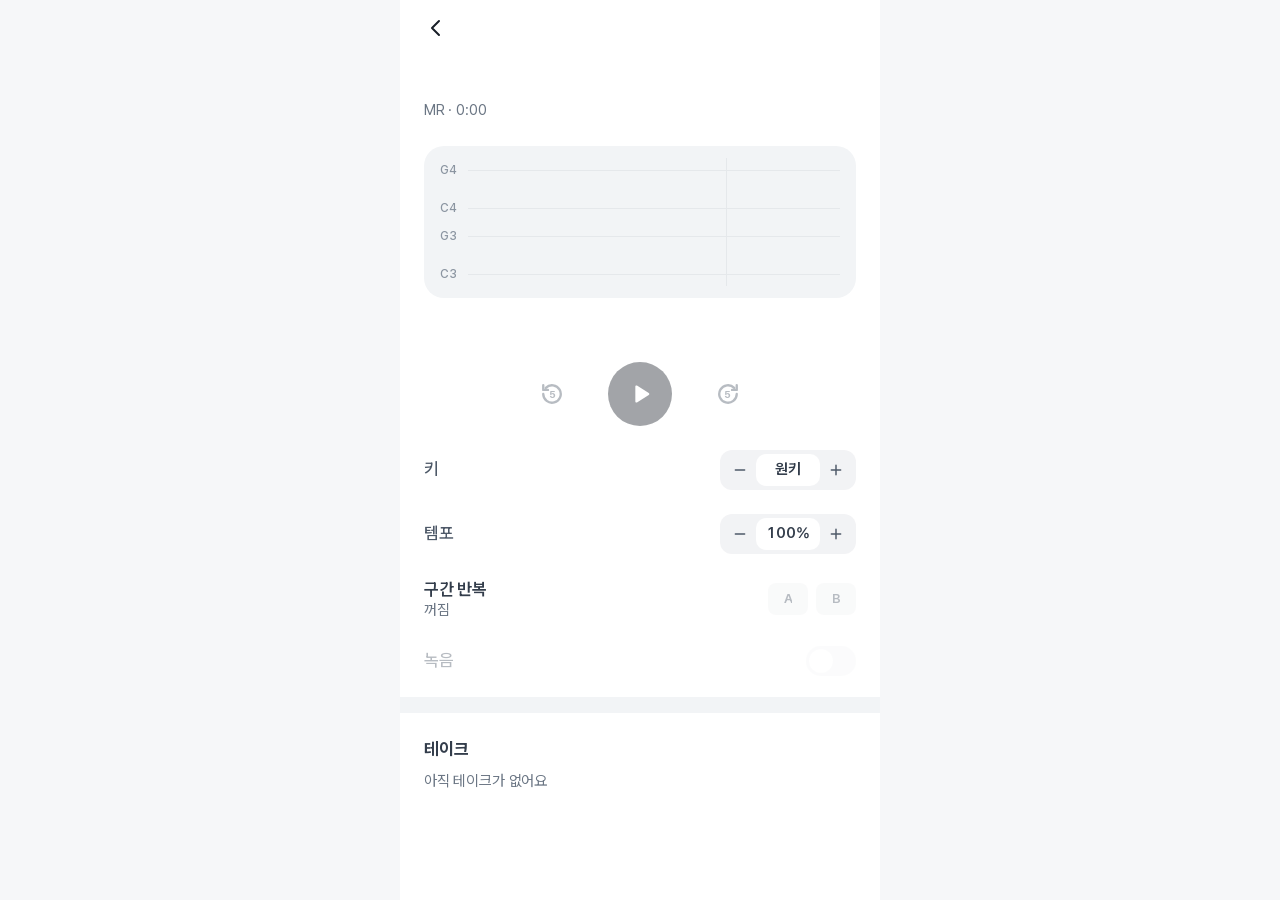
<file: mr/play/index.html>
<!DOCTYPE html><html lang="ko"><head><meta charSet="utf-8"/><link rel="preconnect" href="/" crossorigin=""/><meta name="viewport" content="width=device-width, initial-scale=1, viewport-fit=cover"/><link rel="stylesheet" href="/_next/static/chunks/2slu14h2fjn1a.css" data-precedence="next"/><link rel="stylesheet" href="/_next/static/chunks/0azizvk-3-jv0.css" data-precedence="next"/><link rel="stylesheet" href="/_next/static/chunks/1em_bt7ou9a3_.css" data-precedence="next"/><link rel="preload" as="script" fetchPriority="low" href="/_next/static/chunks/310vm2bl3xxpt.js"/><script src="/_next/static/chunks/2mmpezlrfmbu5.js" async=""></script><script src="/_next/static/chunks/0bma92pht_c97.js" async=""></script><script src="/_next/static/chunks/2bmz0osvslsnm.js" async=""></script><script src="/_next/static/chunks/turbopack-2v4g57vd62qiv.js" async=""></script><script src="/_next/static/chunks/080uavhj95ewu.js" async=""></script><script src="/_next/static/chunks/0sb-gjcikuofd.js" async=""></script><script src="/_next/static/chunks/32jin42378aap.js" async=""></script><script src="/_next/static/chunks/1hj-pgxx0ked4.js" async=""></script><script src="/_next/static/chunks/406bu7b1jxyhg.js" async=""></script><meta name="theme-color" content="#ffffff" media="(prefers-color-scheme: light)"/><meta name="theme-color" content="#17171c" media="(prefers-color-scheme: dark)"/><title>Vocal OS</title><meta name="application-name" content="Vocal OS"/><link rel="manifest" href="/manifest.webmanifest"/><meta name="robots" content="noindex, nofollow"/><meta name="format-detection" content="telephone=no"/><meta name="mobile-web-app-capable" content="yes"/><meta name="apple-mobile-web-app-title" content="Vocal OS"/><meta name="apple-mobile-web-app-status-bar-style" content="default"/><link rel="icon" href="/icons/icon-192.png" sizes="192x192" type="image/png"/><link rel="icon" href="/icons/icon-512.png" sizes="512x512" type="image/png"/><link rel="apple-touch-icon" href="/icons/apple-touch-icon.png" sizes="180x180"/><script src="/_next/static/chunks/0cz1d0mv5g_q7.js" noModule=""></script></head><body><div hidden=""><!--$--><!--/$--></div><svg width="0" height="0" class="icons-module__HFr4LG__sprite" aria-hidden="true" focusable="false"><defs><symbol id="i-home" viewBox="0 0 24 24"><path d="M4 10.2 12 4l8 6.2V19a1 1 0 0 1-1 1h-4.2v-5.6H9.2V20H5a1 1 0 0 1-1-1z"></path></symbol><symbol id="i-mic" viewBox="0 0 24 24"><rect x="9" y="3" width="6" height="11" rx="3"></rect><path d="M5.5 11.5a6.5 6.5 0 0 0 13 0M12 18v3"></path></symbol><symbol id="i-note" viewBox="0 0 24 24"><path d="M9 17.5V5.8l10-2.3v12"></path><circle cx="6.5" cy="17.5" r="2.5"></circle><circle cx="16.5" cy="15.5" r="2.5"></circle></symbol><symbol id="i-bars" viewBox="0 0 24 24"><path d="M5 20v-8M12 20V5M19 20v-5"></path></symbol><symbol id="i-sliders" viewBox="0 0 24 24"><path d="M4 7h9M17 7h3M4 17h3M11 17h9"></path><circle cx="15" cy="7" r="2"></circle><circle cx="9" cy="17" r="2"></circle></symbol><symbol id="i-back" viewBox="0 0 24 24"><path d="M15 5l-7 7 7 7"></path></symbol><symbol id="i-close" viewBox="0 0 24 24"><path d="M6 6l12 12M18 6 6 18"></path></symbol><symbol id="i-chev" viewBox="0 0 24 24"><path d="M9.5 6l6 6-6 6"></path></symbol><symbol id="i-plus" viewBox="0 0 24 24"><path d="M12 5v14M5 12h14"></path></symbol><symbol id="i-minus" viewBox="0 0 24 24"><path d="M5 12h14"></path></symbol><symbol id="i-play" viewBox="0 0 24 24"><path fill="currentColor" stroke="none" d="M8 5.6v12.8a.9.9 0 0 0 1.4.8l10.1-6.4a.9.9 0 0 0 0-1.6L9.4 4.8A.9.9 0 0 0 8 5.6z"></path></symbol><symbol id="i-pause" viewBox="0 0 24 24"><rect fill="currentColor" stroke="none" x="6.5" y="5" width="3.6" height="14" rx="1"></rect><rect fill="currentColor" stroke="none" x="13.9" y="5" width="3.6" height="14" rx="1"></rect></symbol><symbol id="i-back5" viewBox="0 0 24 24"><path d="M4.5 12a7.5 7.5 0 1 0 2.2-5.3"></path><path d="M4.5 4.5v4h4"></path><text x="12.4" y="15.3" text-anchor="middle" font-size="8.5" font-weight="700" fill="currentColor" stroke="none">5</text></symbol><symbol id="i-fwd5" viewBox="0 0 24 24"><path d="M19.5 12a7.5 7.5 0 1 1-2.2-5.3"></path><path d="M19.5 4.5v4h-4"></path><text x="11.6" y="15.3" text-anchor="middle" font-size="8.5" font-weight="700" fill="currentColor" stroke="none">5</text></symbol><symbol id="i-check" viewBox="0 0 24 24"><path d="M5 12.5l4.5 4.5L19 7.5"></path></symbol></defs></svg><!--$!--><template data-dgst="BAILOUT_TO_CLIENT_SIDE_RENDERING"></template><!--/$--><!--$--><!--/$--><div role="status" aria-live="polite" class="Toast-module__GP8IJW__host"></div><script src="/_next/static/chunks/310vm2bl3xxpt.js" id="_R_" async=""></script><script>(self.__next_f=self.__next_f||[]).push([0])</script><script>self.__next_f.push([1,"1:\"$Sreact.fragment\"\n2:I[39756,[\"/_next/static/chunks/080uavhj95ewu.js\"],\"default\"]\n3:I[37457,[\"/_next/static/chunks/080uavhj95ewu.js\"],\"default\"]\n4:I[16065,[\"/_next/static/chunks/080uavhj95ewu.js\"],\"ToastHost\"]\n5:I[54610,[\"/_next/static/chunks/080uavhj95ewu.js\"],\"default\"]\nb:I[68027,[\"/_next/static/chunks/080uavhj95ewu.js\"],\"default\",1]\n:HL[\"/_next/static/chunks/2slu14h2fjn1a.css\",\"style\"]\n:HL[\"/_next/static/chunks/0azizvk-3-jv0.css\",\"style\"]\n:HC[\"/\",\"\"]\n:HL[\"/_next/static/chunks/1em_bt7ou9a3_.css\",\"style\"]\n9:X\n0:{\"P\":null,\"c\":[\"\",\"mr\",\"play\",\"\"],\"q\":\"\",\"i\":false,\"f\":[[[\"\",{\"children\":[\"mr\",{\"children\":[\"play\",{\"children\":[\"__PAGE__\",{},\"$undefined\",\"$undefined\",4608]},\"$undefined\",\"$undefined\",4608]},\"$undefined\",\"$undefined\",4608]},\"$undefined\",\"$undefined\",4624],[[\"$\",\"$1\",\"c\",{\"children\":[[[\"$\",\"link\",\"0\",{\"rel\":\"stylesheet\",\"href\":\"/_next/static/chunks/2slu14h2fjn1a.css\",\"precedence\":\"next\",\"crossOrigin\":\"$undefined\",\"nonce\":\"$undefined\"}],[\"$\",\"link\",\"1\",{\"rel\":\"stylesheet\",\"href\":\"/_next/static/chunks/0azizvk-3-jv0.css\",\"precedence\":\"next\",\"crossOrigin\":\"$undefined\",\"nonce\":\"$undefined\"}],[\"$\",\"script\",\"script-0\",{\"src\":\"/_next/static/chunks/080uavhj95ewu.js\",\"async\":true,\"nonce\":\"$undefined\"}]],[\"$\",\"html\",null,{\"lang\":\"ko\",\"children\":[\"$\",\"body\",null,{\"children\":[[\"$\",\"svg\",null,{\"width\":\"0\",\"height\":\"0\",\"className\":\"icons-module__HFr4LG__sprite\",\"aria-hidden\":\"true\",\"focusable\":\"false\",\"children\":[\"$\",\"defs\",null,{\"children\":[[\"$\",\"symbol\",null,{\"id\":\"i-home\",\"viewBox\":\"0 0 24 24\",\"children\":[\"$\",\"path\",null,{\"d\":\"M4 10.2 12 4l8 6.2V19a1 1 0 0 1-1 1h-4.2v-5.6H9.2V20H5a1 1 0 0 1-1-1z\"}]}],[\"$\",\"symbol\",null,{\"id\":\"i-mic\",\"viewBox\":\"0 0 24 24\",\"children\":[[\"$\",\"rect\",null,{\"x\":\"9\",\"y\":\"3\",\"width\":\"6\",\"height\":\"11\",\"rx\":\"3\"}],[\"$\",\"path\",null,{\"d\":\"M5.5 11.5a6.5 6.5 0 0 0 13 0M12 18v3\"}]]}],[\"$\",\"symbol\",null,{\"id\":\"i-note\",\"viewBox\":\"0 0 24 24\",\"children\":[[\"$\",\"path\",null,{\"d\":\"M9 17.5V5.8l10-2.3v12\"}],[\"$\",\"circle\",null,{\"cx\":\"6.5\",\"cy\":\"17.5\",\"r\":\"2.5\"}],[\"$\",\"circle\",null,{\"cx\":\"16.5\",\"cy\":\"15.5\",\"r\":\"2.5\"}]]}],[\"$\",\"symbol\",null,{\"id\":\"i-bars\",\"viewBox\":\"0 0 24 24\",\"children\":[\"$\",\"path\",null,{\"d\":\"M5 20v-8M12 20V5M19 20v-5\"}]}],[\"$\",\"symbol\",null,{\"id\":\"i-sliders\",\"viewBox\":\"0 0 24 24\",\"children\":[[\"$\",\"path\",null,{\"d\":\"M4 7h9M17 7h3M4 17h3M11 17h9\"}],[\"$\",\"circle\",null,{\"cx\":\"15\",\"cy\":\"7\",\"r\":\"2\"}],[\"$\",\"circle\",null,{\"cx\":\"9\",\"cy\":\"17\",\"r\":\"2\"}]]}],[\"$\",\"symbol\",null,{\"id\":\"i-back\",\"viewBox\":\"0 0 24 24\",\"children\":[\"$\",\"path\",null,{\"d\":\"M15 5l-7 7 7 7\"}]}],[\"$\",\"symbol\",null,{\"id\":\"i-close\",\"viewBox\":\"0 0 24 24\",\"children\":[\"$\",\"path\",null,{\"d\":\"M6 6l12 12M18 6 6 18\"}]}],[\"$\",\"symbol\",null,{\"id\":\"i-chev\",\"viewBox\":\"0 0 24 24\",\"children\":[\"$\",\"path\",null,{\"d\":\"M9.5 6l6 6-6 6\"}]}],[\"$\",\"symbol\",null,{\"id\":\"i-plus\",\"viewBox\":\"0 0 24 24\",\"children\":[\"$\",\"path\",null,{\"d\":\"M12 5v14M5 12h14\"}]}],[\"$\",\"symbol\",null,{\"id\":\"i-minus\",\"viewBox\":\"0 0 24 24\",\"children\":[\"$\",\"path\",null,{\"d\":\"M5 12h14\"}]}],[\"$\",\"symbol\",null,{\"id\":\"i-play\",\"viewBox\":\"0 0 24 24\",\"children\":[\"$\",\"path\",null,{\"fill\":\"currentColor\",\"stroke\":\"none\",\"d\":\"M8 5.6v12.8a.9.9 0 0 0 1.4.8l10.1-6.4a.9.9 0 0 0 0-1.6L9.4 4.8A.9.9 0 0 0 8 5.6z\"}]}],[\"$\",\"symbol\",null,{\"id\":\"i-pause\",\"viewBox\":\"0 0 24 24\",\"children\":[[\"$\",\"rect\",null,{\"fill\":\"currentColor\",\"stroke\":\"none\",\"x\":\"6.5\",\"y\":\"5\",\"width\":\"3.6\",\"height\":\"14\",\"rx\":\"1\"}],[\"$\",\"rect\",null,{\"fill\":\"currentColor\",\"stroke\":\"none\",\"x\":\"13.9\",\"y\":\"5\",\"width\":\"3.6\",\"height\":\"14\",\"rx\":\"1\"}]]}],[\"$\",\"symbol\",null,{\"id\":\"i-back5\",\"viewBox\":\"0 0 24 24\",\"children\":[[\"$\",\"path\",null,{\"d\":\"M4.5 12a7.5 7.5 0 1 0 2.2-5.3\"}],[\"$\",\"path\",null,{\"d\":\"M4.5 4.5v4h4\"}],[\"$\",\"text\",null,{\"x\":\"12.4\",\"y\":\"15.3\",\"textAnchor\":\"middle\",\"fontSize\":\"8.5\",\"fontWeight\":\"700\",\"fill\":\"currentColor\",\"stroke\":\"none\",\"children\":\"5\"}]]}],[\"$\",\"symbol\",null,{\"id\":\"i-fwd5\",\"viewBox\":\"0 0 24 24\",\"children\":[[\"$\",\"path\",null,{\"d\":\"M19.5 12a7.5 7.5 0 1 1-2.2-5.3\"}],[\"$\",\"path\",null,{\"d\":\"M19.5 4.5v4h-4\"}],[\"$\",\"text\",null,{\"x\":\"11.6\",\"y\":\"15.3\",\"textAnchor\":\"middle\",\"fontSize\":\"8.5\",\"fontWeight\":\"700\",\"fill\":\"currentColor\",\"stroke\":\"none\",\"children\":\"5\"}]]}],[\"$\",\"symbol\",null,{\"id\":\"i-check\",\"viewBox\":\"0 0 24 24\",\"children\":[\"$\",\"path\",null,{\"d\":\"M5 12.5l4.5 4.5L19 7.5\"}]}]]}]}],[\"$\",\"$L2\",null,{\"parallelRouterKey\":\"children\",\"error\":\"$undefined\",\"errorStyles\":\"$undefined\",\"errorScripts\":\"$undefined\",\"template\":[\"$\",\"$L3\",null,{}],\"templateStyles\":\"$undefined\",\"templateScripts\":\"$undefined\",\"notFound\":[[[\"$\",\"title\",null,{\"children\":\"404: This page could not be found.\"}],[\"$\",\"div\",null,{\"style\":{\"fontFamily\":\"system-ui,\\\"Segoe UI\\\",Roboto,Helvetica,Arial,sans-serif,\\\"Apple Color Emoji\\\",\\\"Segoe UI Emoji\\\"\",\"height\":\"100vh\",\"textAlign\":\"center\",\"display\":\"flex\",\"flexDirection\":\"column\",\"alignItems\":\"center\",\"justifyContent\":\"center\"},\"children\":[\"$\",\"div\",null,{\"children\":[[\"$\",\"style\",null,{\"dangerouslySetInnerHTML\":{\"__html\":\"body{color:#000;background:#fff;margin:0}.next-error-h1{border-right:1px solid rgba(0,0,0,.3)}@media (prefers-color-scheme:dark){body{color:#fff;background:#000}.next-error-h1{border-right:1px solid rgba(255,255,255,.3)}}\"}}],[\"$\",\"h1\",null,{\"className\":\"next-error-h1\",\"style\":{\"display\":\"inline-block\",\"margin\":\"0 20px 0 0\",\"padding\":\"0 23px 0 0\",\"fontSize\":24,\"fontWeight\":500,\"verticalAlign\":\"top\",\"lineHeight\":\"49px\"},\"children\":404}],[\"$\",\"div\",null,{\"style\":{\"display\":\"inline-block\"},\"children\":[\"$\",\"h2\",null,{\"style\":{\"fontSize\":14,\"fontWeight\":400,\"lineHeight\":\"49px\",\"margin\":0},\"children\":\"This page could not be found.\"}]}]]}]}]],[]],\"forbidden\":\"$undefined\",\"unauthorized\":\"$undefined\"}],[\"$\",\"$L4\",null,{}],[\"$\",\"$L5\",null,{}]]}]}]]}],{\"children\":[[\"$\",\"$1\",\"c\",{\"children\":[null,[\"$\",\"$L2\",null,{\"parallelRouterKey\":\"children\",\"error\":\"$undefined\",\"errorStyles\":\"$undefined\",\"errorScripts\":\"$undefined\",\"template\":\"$L6\",\"templateStyles\":\"$undefined\",\"templateScripts\":\"$undefined\",\"notFound\":\"$undefined\",\"forbidden\":\"$undefined\",\"unauthorized\":\"$undefined\"}]]}],{\"children\":[\"$L7\",{\"children\":[\"$L8\",{},null,false,null]},null,false,\"$9\"]},null,false,\"$9\"]},null,false,null],\"$La\",false]],\"m\":\"$undefined\",\"G\":[\"$b\",[\"$Lc\",\"$Ld\"]],\"S\":true,\"h\":null,\"r\":\"$undefined\",\"s\":\"$undefined\",\"a\":\"$undefined\",\"l\":\"$undefined\",\"p\":\"$undefined\",\"d\":\"$undefined\",\"b\":\"7oiunInVFOueLnQQBxfSR\"}\ne:\"$Sreact.suspense\"\nf:I[81857,[\"/_next/static/chunks/080uavhj95ewu.js\",\"/_next/static/chunks/0sb-gjcikuofd.js\",\"/_next/static/chunks/32jin42378aap.js\",\"/_next/static/chunks/1hj-pgxx0ked4.js\",\"/_next/static/chunks/406bu7b1jxyhg.js\"],\"default\"]\n10:I[97367,[\"/_next/static/chunks/080uavhj95ewu.js\"],\"OutletBoundary\"]\n12:I[97367,[\"/_next/static/chunks/080uavhj95ewu.js\"],\"ViewportBoundary\"]\n14:I[97367,[\"/_next/static/chunks/080uavhj95ewu.js\"],\"MetadataBoundary\"]\n6:[\"$\",\"$L3\",null,{}]\n7:[\"$\",\"$1\",\"c\",{\"children\":[null,[\"$\",\"$L2\",null,{\"parallelRouterKey\":\"children\",\"error\":\"$undefined\",\"errorStyles\":\"$undefined\",\"errorScripts\":\"$undefined\",\"template\":[\"$\",\"$L3\",null,{}],\"templateStyles\":\"$undefined\",\"templateScripts\":\"$undefined\",\"notFound\":\"$undefined\",\"forbidden\":\"$undefined\",\"unauthorized\":\"$undefined\"}]]}]\n8:[\"$\",\"$1\",\"c\",{\"children\":[[\"$\",\"$e\",null,{\"fallback\":null,\"children\":[\"$\",\"$Lf\",null,{}]}],[[\"$\",\"link\",\"0\",{\"rel\":\"stylesheet\",\"href\":\"/_next/static/chunks/1em_bt7ou9a3_.css\",\"precedence\":\"next\",\"crossOrigin\":\"$undefined\",\"nonce\":\"$undefined\"}],[\"$\",\"script\",\"script-0\",{\"src\":\"/_next/static/chunks/0sb-gjcikuofd.js\",\"async\":true,\"nonce\":\"$undefined\"}],[\"$\",\"script\",\"script-1\",{\"src\":\"/_next/static/chunks/32jin42378aap.js\",\"async\":true,\"nonce\":\"$undefined\"}],[\"$\",\"script\",\"script-2\",{\"src\":\"/_next/static/chunks/1hj-pgxx0ked4.js\",\"async\":true,\"nonce\":\"$undefined\"}],[\"$\",\"script\",\"script-3\",{\"src\":\"/_next/static/chunks/406bu7b1jxyhg.js\",\"async\":true,\"nonce\":\"$undefined\"}]],[\"$\",\"$L10\",null,{\"children\":[\"$\",\"$e\",null,{\"name\":\"Next.MetadataOutlet\",\"children\":\"$@11\"}]}]]}]\na:[\"$\",\"$1\",\"h\",{\"children\":[null,[\"$\",\"$L12\",null,{\"children\":\"$L13\"}],[\"$\",\"div\",null,{\"hidden\":true,\"children\":[\"$\",\"$L14\",null,{\"children\":[\"$\",\"$e\",null,{\"name\":\"Next.Metadata\",\"children\":\"$L15\"}]}]}],null]}]\nc:[\"$\",\"link\",\"0\",{\"rel\":\"stylesheet\",\"href\":\"/_next/static/chunks/2slu14h2fjn1a.css\",\"precedence\":\"next\",\"crossOrigin\":\"$undefined\",\"nonce\":\"$undefined\"}]\nd:[\"$\",\"link\",\"1\",{\"rel\":\"stylesheet\",\"href\":\"/_next/static/chunks/0azizvk-3-jv0.css\",\"precedence\":\"next\",\"crossOrigin\":\"$undefined\",\"nonce\":\"$undefined\"}]\n9:C\n13:[[\"$\",\"meta\",\"0\",{\"charSet\":\"utf-8\"}],[\"$\",\"meta\",\"1\",{\"name\":\"viewport\",\"content\":\"width=device-width, initial-scale=1, viewport-fit=cover\"}],[\"$\",\"meta\",\"2\",{\"name\":\"theme-color\",\"content\":\"#ffffff\",\"media\":\"(prefers-color-scheme: light)\"}],[\"$\",\"meta\",\"3\",{\"name\":\"theme-color\",\"content\":\"#17171c\",\"media\":\"(prefers-color-scheme: dark)\"}]]\n16:I[27201,[\"/_next/static/chunks/080uavhj95ewu.js\"],\"IconMark\"]\n11:null\n15:[[\"$\",\"title\",\"0\",{\"children\":\"Vocal OS\"}],[\"$\",\"meta\",\"1\",{\"name\":\"application-name\",\"content\":\"Vocal OS\"}],[\"$\",\"link\",\"2\",{\"rel\":\"manifest\",\"href\":\"/manifest.webmanifest\",\"crossOrigin\":\"$undefined\"}],[\"$\",\"meta\",\"3\",{\"name\":\"robots\",\"content\":\"noindex, nofollow\"}],[\"$\",\"meta\",\"4\",{\"name\":\"format-detection\",\"content\":\"telephone=no\"}],[\"$\",\"meta\",\"5\",{\"name\":\"mobile-web-app-capable\",\"content\":\"yes\"}],[\"$\",\"meta\",\"6\",{\"name\":\"apple-mobile-web-app-title\",\"content\":\"Vocal OS\"}],[\"$\",\"meta\",\"7\",{\"name\":\"apple-mobile-web-app-status-bar-style\",\"content\":\"default\"}],[\"$\",\"link\",\"8\",{\"rel\":\"icon\",\"href\":\"/icons/icon-192.png\",\"sizes\":\"192x192\",\"type\":\"image/png\"}],[\"$\",\"link\",\"9\",{\"rel\":\"icon\",\"href\":\"/icons/icon-512.png\",\"sizes\":\"512x512\",\"type\":\"image/png\"}],[\"$\",\"link\",\"10\",{\"rel\":\"apple-touch-icon\",\"href\":\"/icons/apple-touch-icon.png\",\"sizes\":\"180x180\"}],[\"$\",\"$L16\",\"11\",{}]]\n"])</script></body></html>
</file>
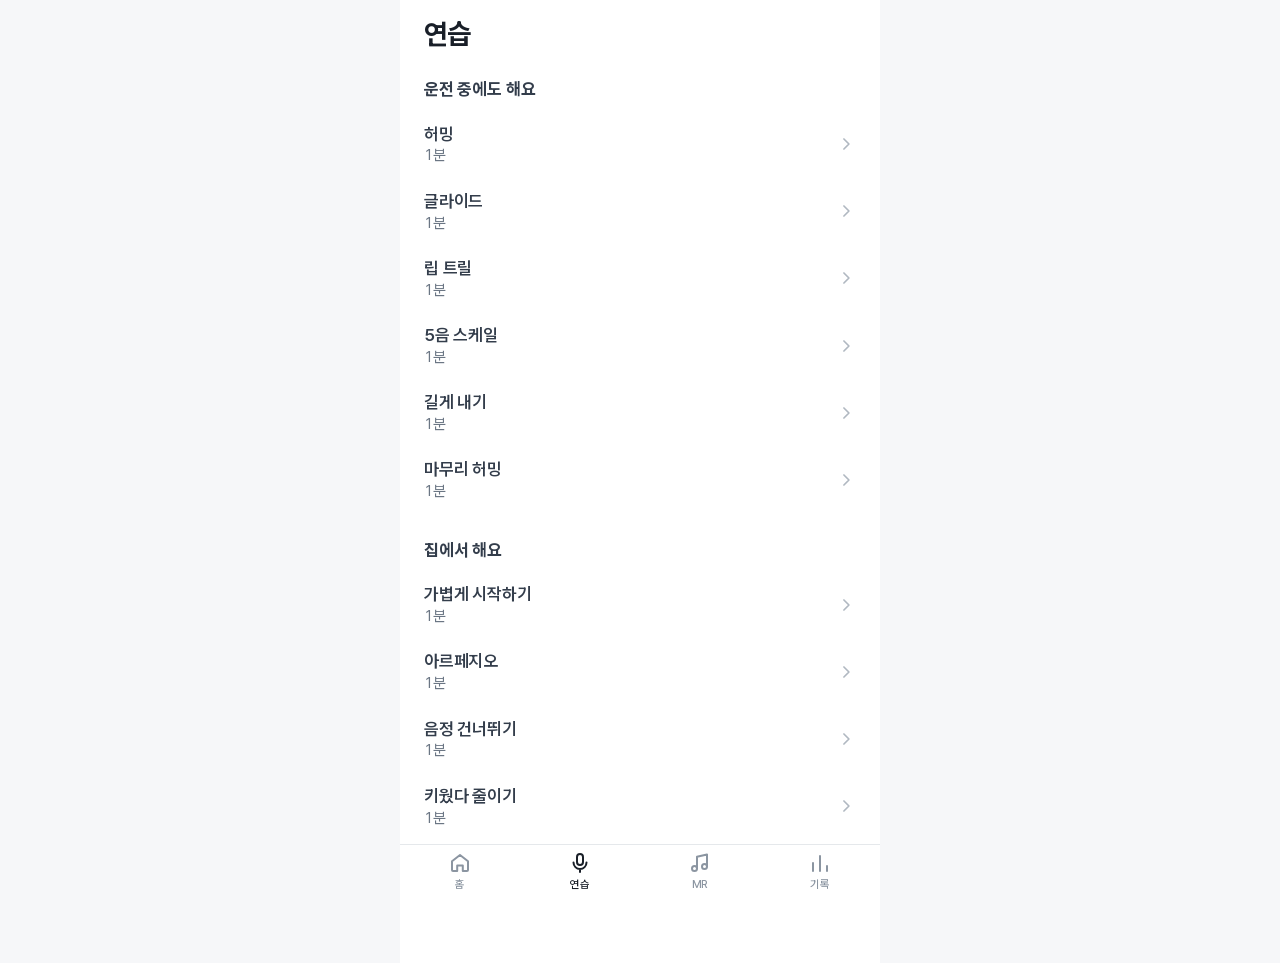
<file: practice/run/index.html>
<!DOCTYPE html><html lang="ko"><head><meta charSet="utf-8"/><link rel="preconnect" href="/" crossorigin=""/><meta name="viewport" content="width=device-width, initial-scale=1, viewport-fit=cover"/><link rel="stylesheet" href="/_next/static/chunks/2slu14h2fjn1a.css" data-precedence="next"/><link rel="stylesheet" href="/_next/static/chunks/0azizvk-3-jv0.css" data-precedence="next"/><link rel="stylesheet" href="/_next/static/chunks/1em_bt7ou9a3_.css" data-precedence="next"/><link rel="preload" as="script" fetchPriority="low" href="/_next/static/chunks/310vm2bl3xxpt.js"/><script src="/_next/static/chunks/2mmpezlrfmbu5.js" async=""></script><script src="/_next/static/chunks/0bma92pht_c97.js" async=""></script><script src="/_next/static/chunks/2bmz0osvslsnm.js" async=""></script><script src="/_next/static/chunks/turbopack-2v4g57vd62qiv.js" async=""></script><script src="/_next/static/chunks/080uavhj95ewu.js" async=""></script><script src="/_next/static/chunks/2pdvhl0jgpfpk.js" async=""></script><script src="/_next/static/chunks/2-w65ag7f01dm.js" async=""></script><script src="/_next/static/chunks/41_f-c3n6j6s_.js" async=""></script><script src="/_next/static/chunks/406bu7b1jxyhg.js" async=""></script><meta name="theme-color" content="#ffffff" media="(prefers-color-scheme: light)"/><meta name="theme-color" content="#17171c" media="(prefers-color-scheme: dark)"/><title>Vocal OS</title><meta name="application-name" content="Vocal OS"/><link rel="manifest" href="/manifest.webmanifest"/><meta name="robots" content="noindex, nofollow"/><meta name="format-detection" content="telephone=no"/><meta name="mobile-web-app-capable" content="yes"/><meta name="apple-mobile-web-app-title" content="Vocal OS"/><meta name="apple-mobile-web-app-status-bar-style" content="default"/><link rel="icon" href="/icons/icon-192.png" sizes="192x192" type="image/png"/><link rel="icon" href="/icons/icon-512.png" sizes="512x512" type="image/png"/><link rel="apple-touch-icon" href="/icons/apple-touch-icon.png" sizes="180x180"/><script src="/_next/static/chunks/0cz1d0mv5g_q7.js" noModule=""></script></head><body><div hidden=""><!--$--><!--/$--></div><svg width="0" height="0" class="icons-module__HFr4LG__sprite" aria-hidden="true" focusable="false"><defs><symbol id="i-home" viewBox="0 0 24 24"><path d="M4 10.2 12 4l8 6.2V19a1 1 0 0 1-1 1h-4.2v-5.6H9.2V20H5a1 1 0 0 1-1-1z"></path></symbol><symbol id="i-mic" viewBox="0 0 24 24"><rect x="9" y="3" width="6" height="11" rx="3"></rect><path d="M5.5 11.5a6.5 6.5 0 0 0 13 0M12 18v3"></path></symbol><symbol id="i-note" viewBox="0 0 24 24"><path d="M9 17.5V5.8l10-2.3v12"></path><circle cx="6.5" cy="17.5" r="2.5"></circle><circle cx="16.5" cy="15.5" r="2.5"></circle></symbol><symbol id="i-bars" viewBox="0 0 24 24"><path d="M5 20v-8M12 20V5M19 20v-5"></path></symbol><symbol id="i-sliders" viewBox="0 0 24 24"><path d="M4 7h9M17 7h3M4 17h3M11 17h9"></path><circle cx="15" cy="7" r="2"></circle><circle cx="9" cy="17" r="2"></circle></symbol><symbol id="i-back" viewBox="0 0 24 24"><path d="M15 5l-7 7 7 7"></path></symbol><symbol id="i-close" viewBox="0 0 24 24"><path d="M6 6l12 12M18 6 6 18"></path></symbol><symbol id="i-chev" viewBox="0 0 24 24"><path d="M9.5 6l6 6-6 6"></path></symbol><symbol id="i-plus" viewBox="0 0 24 24"><path d="M12 5v14M5 12h14"></path></symbol><symbol id="i-minus" viewBox="0 0 24 24"><path d="M5 12h14"></path></symbol><symbol id="i-play" viewBox="0 0 24 24"><path fill="currentColor" stroke="none" d="M8 5.6v12.8a.9.9 0 0 0 1.4.8l10.1-6.4a.9.9 0 0 0 0-1.6L9.4 4.8A.9.9 0 0 0 8 5.6z"></path></symbol><symbol id="i-pause" viewBox="0 0 24 24"><rect fill="currentColor" stroke="none" x="6.5" y="5" width="3.6" height="14" rx="1"></rect><rect fill="currentColor" stroke="none" x="13.9" y="5" width="3.6" height="14" rx="1"></rect></symbol><symbol id="i-back5" viewBox="0 0 24 24"><path d="M4.5 12a7.5 7.5 0 1 0 2.2-5.3"></path><path d="M4.5 4.5v4h4"></path><text x="12.4" y="15.3" text-anchor="middle" font-size="8.5" font-weight="700" fill="currentColor" stroke="none">5</text></symbol><symbol id="i-fwd5" viewBox="0 0 24 24"><path d="M19.5 12a7.5 7.5 0 1 1-2.2-5.3"></path><path d="M19.5 4.5v4h-4"></path><text x="11.6" y="15.3" text-anchor="middle" font-size="8.5" font-weight="700" fill="currentColor" stroke="none">5</text></symbol><symbol id="i-check" viewBox="0 0 24 24"><path d="M5 12.5l4.5 4.5L19 7.5"></path></symbol></defs></svg><!--$!--><template data-dgst="BAILOUT_TO_CLIENT_SIDE_RENDERING"></template><!--/$--><!--$--><!--/$--><div role="status" aria-live="polite" class="Toast-module__GP8IJW__host"></div><script src="/_next/static/chunks/310vm2bl3xxpt.js" id="_R_" async=""></script><script>(self.__next_f=self.__next_f||[]).push([0])</script><script>self.__next_f.push([1,"1:\"$Sreact.fragment\"\n2:I[39756,[\"/_next/static/chunks/080uavhj95ewu.js\"],\"default\"]\n3:I[37457,[\"/_next/static/chunks/080uavhj95ewu.js\"],\"default\"]\n4:I[16065,[\"/_next/static/chunks/080uavhj95ewu.js\"],\"ToastHost\"]\n5:I[54610,[\"/_next/static/chunks/080uavhj95ewu.js\"],\"default\"]\nb:I[68027,[\"/_next/static/chunks/080uavhj95ewu.js\"],\"default\",1]\n:HL[\"/_next/static/chunks/2slu14h2fjn1a.css\",\"style\"]\n:HL[\"/_next/static/chunks/0azizvk-3-jv0.css\",\"style\"]\n:HC[\"/\",\"\"]\n:HL[\"/_next/static/chunks/1em_bt7ou9a3_.css\",\"style\"]\n9:X\n0:{\"P\":null,\"c\":[\"\",\"practice\",\"run\",\"\"],\"q\":\"\",\"i\":false,\"f\":[[[\"\",{\"children\":[\"practice\",{\"children\":[\"run\",{\"children\":[\"__PAGE__\",{},\"$undefined\",\"$undefined\",4608]},\"$undefined\",\"$undefined\",4608]},\"$undefined\",\"$undefined\",4608]},\"$undefined\",\"$undefined\",4624],[[\"$\",\"$1\",\"c\",{\"children\":[[[\"$\",\"link\",\"0\",{\"rel\":\"stylesheet\",\"href\":\"/_next/static/chunks/2slu14h2fjn1a.css\",\"precedence\":\"next\",\"crossOrigin\":\"$undefined\",\"nonce\":\"$undefined\"}],[\"$\",\"link\",\"1\",{\"rel\":\"stylesheet\",\"href\":\"/_next/static/chunks/0azizvk-3-jv0.css\",\"precedence\":\"next\",\"crossOrigin\":\"$undefined\",\"nonce\":\"$undefined\"}],[\"$\",\"script\",\"script-0\",{\"src\":\"/_next/static/chunks/080uavhj95ewu.js\",\"async\":true,\"nonce\":\"$undefined\"}]],[\"$\",\"html\",null,{\"lang\":\"ko\",\"children\":[\"$\",\"body\",null,{\"children\":[[\"$\",\"svg\",null,{\"width\":\"0\",\"height\":\"0\",\"className\":\"icons-module__HFr4LG__sprite\",\"aria-hidden\":\"true\",\"focusable\":\"false\",\"children\":[\"$\",\"defs\",null,{\"children\":[[\"$\",\"symbol\",null,{\"id\":\"i-home\",\"viewBox\":\"0 0 24 24\",\"children\":[\"$\",\"path\",null,{\"d\":\"M4 10.2 12 4l8 6.2V19a1 1 0 0 1-1 1h-4.2v-5.6H9.2V20H5a1 1 0 0 1-1-1z\"}]}],[\"$\",\"symbol\",null,{\"id\":\"i-mic\",\"viewBox\":\"0 0 24 24\",\"children\":[[\"$\",\"rect\",null,{\"x\":\"9\",\"y\":\"3\",\"width\":\"6\",\"height\":\"11\",\"rx\":\"3\"}],[\"$\",\"path\",null,{\"d\":\"M5.5 11.5a6.5 6.5 0 0 0 13 0M12 18v3\"}]]}],[\"$\",\"symbol\",null,{\"id\":\"i-note\",\"viewBox\":\"0 0 24 24\",\"children\":[[\"$\",\"path\",null,{\"d\":\"M9 17.5V5.8l10-2.3v12\"}],[\"$\",\"circle\",null,{\"cx\":\"6.5\",\"cy\":\"17.5\",\"r\":\"2.5\"}],[\"$\",\"circle\",null,{\"cx\":\"16.5\",\"cy\":\"15.5\",\"r\":\"2.5\"}]]}],[\"$\",\"symbol\",null,{\"id\":\"i-bars\",\"viewBox\":\"0 0 24 24\",\"children\":[\"$\",\"path\",null,{\"d\":\"M5 20v-8M12 20V5M19 20v-5\"}]}],[\"$\",\"symbol\",null,{\"id\":\"i-sliders\",\"viewBox\":\"0 0 24 24\",\"children\":[[\"$\",\"path\",null,{\"d\":\"M4 7h9M17 7h3M4 17h3M11 17h9\"}],[\"$\",\"circle\",null,{\"cx\":\"15\",\"cy\":\"7\",\"r\":\"2\"}],[\"$\",\"circle\",null,{\"cx\":\"9\",\"cy\":\"17\",\"r\":\"2\"}]]}],[\"$\",\"symbol\",null,{\"id\":\"i-back\",\"viewBox\":\"0 0 24 24\",\"children\":[\"$\",\"path\",null,{\"d\":\"M15 5l-7 7 7 7\"}]}],[\"$\",\"symbol\",null,{\"id\":\"i-close\",\"viewBox\":\"0 0 24 24\",\"children\":[\"$\",\"path\",null,{\"d\":\"M6 6l12 12M18 6 6 18\"}]}],[\"$\",\"symbol\",null,{\"id\":\"i-chev\",\"viewBox\":\"0 0 24 24\",\"children\":[\"$\",\"path\",null,{\"d\":\"M9.5 6l6 6-6 6\"}]}],[\"$\",\"symbol\",null,{\"id\":\"i-plus\",\"viewBox\":\"0 0 24 24\",\"children\":[\"$\",\"path\",null,{\"d\":\"M12 5v14M5 12h14\"}]}],[\"$\",\"symbol\",null,{\"id\":\"i-minus\",\"viewBox\":\"0 0 24 24\",\"children\":[\"$\",\"path\",null,{\"d\":\"M5 12h14\"}]}],[\"$\",\"symbol\",null,{\"id\":\"i-play\",\"viewBox\":\"0 0 24 24\",\"children\":[\"$\",\"path\",null,{\"fill\":\"currentColor\",\"stroke\":\"none\",\"d\":\"M8 5.6v12.8a.9.9 0 0 0 1.4.8l10.1-6.4a.9.9 0 0 0 0-1.6L9.4 4.8A.9.9 0 0 0 8 5.6z\"}]}],[\"$\",\"symbol\",null,{\"id\":\"i-pause\",\"viewBox\":\"0 0 24 24\",\"children\":[[\"$\",\"rect\",null,{\"fill\":\"currentColor\",\"stroke\":\"none\",\"x\":\"6.5\",\"y\":\"5\",\"width\":\"3.6\",\"height\":\"14\",\"rx\":\"1\"}],[\"$\",\"rect\",null,{\"fill\":\"currentColor\",\"stroke\":\"none\",\"x\":\"13.9\",\"y\":\"5\",\"width\":\"3.6\",\"height\":\"14\",\"rx\":\"1\"}]]}],[\"$\",\"symbol\",null,{\"id\":\"i-back5\",\"viewBox\":\"0 0 24 24\",\"children\":[[\"$\",\"path\",null,{\"d\":\"M4.5 12a7.5 7.5 0 1 0 2.2-5.3\"}],[\"$\",\"path\",null,{\"d\":\"M4.5 4.5v4h4\"}],[\"$\",\"text\",null,{\"x\":\"12.4\",\"y\":\"15.3\",\"textAnchor\":\"middle\",\"fontSize\":\"8.5\",\"fontWeight\":\"700\",\"fill\":\"currentColor\",\"stroke\":\"none\",\"children\":\"5\"}]]}],[\"$\",\"symbol\",null,{\"id\":\"i-fwd5\",\"viewBox\":\"0 0 24 24\",\"children\":[[\"$\",\"path\",null,{\"d\":\"M19.5 12a7.5 7.5 0 1 1-2.2-5.3\"}],[\"$\",\"path\",null,{\"d\":\"M19.5 4.5v4h-4\"}],[\"$\",\"text\",null,{\"x\":\"11.6\",\"y\":\"15.3\",\"textAnchor\":\"middle\",\"fontSize\":\"8.5\",\"fontWeight\":\"700\",\"fill\":\"currentColor\",\"stroke\":\"none\",\"children\":\"5\"}]]}],[\"$\",\"symbol\",null,{\"id\":\"i-check\",\"viewBox\":\"0 0 24 24\",\"children\":[\"$\",\"path\",null,{\"d\":\"M5 12.5l4.5 4.5L19 7.5\"}]}]]}]}],[\"$\",\"$L2\",null,{\"parallelRouterKey\":\"children\",\"error\":\"$undefined\",\"errorStyles\":\"$undefined\",\"errorScripts\":\"$undefined\",\"template\":[\"$\",\"$L3\",null,{}],\"templateStyles\":\"$undefined\",\"templateScripts\":\"$undefined\",\"notFound\":[[[\"$\",\"title\",null,{\"children\":\"404: This page could not be found.\"}],[\"$\",\"div\",null,{\"style\":{\"fontFamily\":\"system-ui,\\\"Segoe UI\\\",Roboto,Helvetica,Arial,sans-serif,\\\"Apple Color Emoji\\\",\\\"Segoe UI Emoji\\\"\",\"height\":\"100vh\",\"textAlign\":\"center\",\"display\":\"flex\",\"flexDirection\":\"column\",\"alignItems\":\"center\",\"justifyContent\":\"center\"},\"children\":[\"$\",\"div\",null,{\"children\":[[\"$\",\"style\",null,{\"dangerouslySetInnerHTML\":{\"__html\":\"body{color:#000;background:#fff;margin:0}.next-error-h1{border-right:1px solid rgba(0,0,0,.3)}@media (prefers-color-scheme:dark){body{color:#fff;background:#000}.next-error-h1{border-right:1px solid rgba(255,255,255,.3)}}\"}}],[\"$\",\"h1\",null,{\"className\":\"next-error-h1\",\"style\":{\"display\":\"inline-block\",\"margin\":\"0 20px 0 0\",\"padding\":\"0 23px 0 0\",\"fontSize\":24,\"fontWeight\":500,\"verticalAlign\":\"top\",\"lineHeight\":\"49px\"},\"children\":404}],[\"$\",\"div\",null,{\"style\":{\"display\":\"inline-block\"},\"children\":[\"$\",\"h2\",null,{\"style\":{\"fontSize\":14,\"fontWeight\":400,\"lineHeight\":\"49px\",\"margin\":0},\"children\":\"This page could not be found.\"}]}]]}]}]],[]],\"forbidden\":\"$undefined\",\"unauthorized\":\"$undefined\"}],[\"$\",\"$L4\",null,{}],[\"$\",\"$L5\",null,{}]]}]}]]}],{\"children\":[[\"$\",\"$1\",\"c\",{\"children\":[null,[\"$\",\"$L2\",null,{\"parallelRouterKey\":\"children\",\"error\":\"$undefined\",\"errorStyles\":\"$undefined\",\"errorScripts\":\"$undefined\",\"template\":\"$L6\",\"templateStyles\":\"$undefined\",\"templateScripts\":\"$undefined\",\"notFound\":\"$undefined\",\"forbidden\":\"$undefined\",\"unauthorized\":\"$undefined\"}]]}],{\"children\":[\"$L7\",{\"children\":[\"$L8\",{},null,false,null]},null,false,\"$9\"]},null,false,\"$9\"]},null,false,null],\"$La\",false]],\"m\":\"$undefined\",\"G\":[\"$b\",[\"$Lc\",\"$Ld\"]],\"S\":true,\"h\":null,\"r\":\"$undefined\",\"s\":\"$undefined\",\"a\":\"$undefined\",\"l\":\"$undefined\",\"p\":\"$undefined\",\"d\":\"$undefined\",\"b\":\"7oiunInVFOueLnQQBxfSR\"}\ne:\"$Sreact.suspense\"\nf:I[41363,[\"/_next/static/chunks/080uavhj95ewu.js\",\"/_next/static/chunks/2pdvhl0jgpfpk.js\",\"/_next/static/chunks/2-w65ag7f01dm.js\",\"/_next/static/chunks/41_f-c3n6j6s_.js\",\"/_next/static/chunks/406bu7b1jxyhg.js\"],\"default\"]\n10:I[97367,[\"/_next/static/chunks/080uavhj95ewu.js\"],\"OutletBoundary\"]\n12:I[97367,[\"/_next/static/chunks/080uavhj95ewu.js\"],\"ViewportBoundary\"]\n14:I[97367,[\"/_next/static/chunks/080uavhj95ewu.js\"],\"MetadataBoundary\"]\n6:[\"$\",\"$L3\",null,{}]\n7:[\"$\",\"$1\",\"c\",{\"children\":[null,[\"$\",\"$L2\",null,{\"parallelRouterKey\":\"children\",\"error\":\"$undefined\",\"errorStyles\":\"$undefined\",\"errorScripts\":\"$undefined\",\"template\":[\"$\",\"$L3\",null,{}],\"templateStyles\":\"$undefined\",\"templateScripts\":\"$undefined\",\"notFound\":\"$undefined\",\"forbidden\":\"$undefined\",\"unauthorized\":\"$undefined\"}]]}]\n8:[\"$\",\"$1\",\"c\",{\"children\":[[\"$\",\"$e\",null,{\"fallback\":null,\"children\":[\"$\",\"$Lf\",null,{}]}],[[\"$\",\"link\",\"0\",{\"rel\":\"stylesheet\",\"href\":\"/_next/static/chunks/1em_bt7ou9a3_.css\",\"precedence\":\"next\",\"crossOrigin\":\"$undefined\",\"nonce\":\"$undefined\"}],[\"$\",\"script\",\"script-0\",{\"src\":\"/_next/static/chunks/2pdvhl0jgpfpk.js\",\"async\":true,\"nonce\":\"$undefined\"}],[\"$\",\"script\",\"script-1\",{\"src\":\"/_next/static/chunks/2-w65ag7f01dm.js\",\"async\":true,\"nonce\":\"$undefined\"}],[\"$\",\"script\",\"script-2\",{\"src\":\"/_next/static/chunks/41_f-c3n6j6s_.js\",\"async\":true,\"nonce\":\"$undefined\"}],[\"$\",\"script\",\"script-3\",{\"src\":\"/_next/static/chunks/406bu7b1jxyhg.js\",\"async\":true,\"nonce\":\"$undefined\"}]],[\"$\",\"$L10\",null,{\"children\":[\"$\",\"$e\",null,{\"name\":\"Next.MetadataOutlet\",\"children\":\"$@11\"}]}]]}]\na:[\"$\",\"$1\",\"h\",{\"children\":[null,[\"$\",\"$L12\",null,{\"children\":\"$L13\"}],[\"$\",\"div\",null,{\"hidden\":true,\"children\":[\"$\",\"$L14\",null,{\"children\":[\"$\",\"$e\",null,{\"name\":\"Next.Metadata\",\"children\":\"$L15\"}]}]}],null]}]\nc:[\"$\",\"link\",\"0\",{\"rel\":\"stylesheet\",\"href\":\"/_next/static/chunks/2slu14h2fjn1a.css\",\"precedence\":\"next\",\"crossOrigin\":\"$undefined\",\"nonce\":\"$undefined\"}]\nd:[\"$\",\"link\",\"1\",{\"rel\":\"stylesheet\",\"href\":\"/_next/static/chunks/0azizvk-3-jv0.css\",\"precedence\":\"next\",\"crossOrigin\":\"$undefined\",\"nonce\":\"$undefined\"}]\n9:C\n13:[[\"$\",\"meta\",\"0\",{\"charSet\":\"utf-8\"}],[\"$\",\"meta\",\"1\",{\"name\":\"viewport\",\"content\":\"width=device-width, initial-scale=1, viewport-fit=cover\"}],[\"$\",\"meta\",\"2\",{\"name\":\"theme-color\",\"content\":\"#ffffff\",\"media\":\"(prefers-color-scheme: light)\"}],[\"$\",\"meta\",\"3\",{\"name\":\"theme-color\",\"content\":\"#17171c\",\"media\":\"(prefers-color-scheme: dark)\"}]]\n16:I[27201,[\"/_next/static/chunks/080uavhj95ewu.js\"],\"IconMark\"]\n11:null\n15:[[\"$\",\"title\",\"0\",{\"children\":\"Vocal OS\"}],[\"$\",\"meta\",\"1\",{\"name\":\"application-name\",\"content\":\"Vocal OS\"}],[\"$\",\"link\",\"2\",{\"rel\":\"manifest\",\"href\":\"/manifest.webmanifest\",\"crossOrigin\":\"$undefined\"}],[\"$\",\"meta\",\"3\",{\"name\":\"robots\",\"content\":\"noindex, nofollow\"}],[\"$\",\"meta\",\"4\",{\"name\":\"format-detection\",\"content\":\"telephone=no\"}],[\"$\",\"meta\",\"5\",{\"name\":\"mobile-web-app-capable\",\"content\":\"yes\"}],[\"$\",\"meta\",\"6\",{\"name\":\"apple-mobile-web-app-title\",\"content\":\"Vocal OS\"}],[\"$\",\"meta\",\"7\",{\"name\":\"apple-mobile-web-app-status-bar-style\",\"content\":\"default\"}],[\"$\",\"link\",\"8\",{\"rel\":\"icon\",\"href\":\"/icons/icon-192.png\",\"sizes\":\"192x192\",\"type\":\"image/png\"}],[\"$\",\"link\",\"9\",{\"rel\":\"icon\",\"href\":\"/icons/icon-512.png\",\"sizes\":\"512x512\",\"type\":\"image/png\"}],[\"$\",\"link\",\"10\",{\"rel\":\"apple-touch-icon\",\"href\":\"/icons/apple-touch-icon.png\",\"sizes\":\"180x180\"}],[\"$\",\"$L16\",\"11\",{}]]\n"])</script></body></html>
</file>
<file: _next/static/chunks/2slu14h2fjn1a.css>
@font-face{font-family:Pretendard Variable;font-style:normal;font-display:swap;font-weight:45 920;src:url(../media/PretendardVariable.subset.0.1opc5fl0c2f81.woff2)format("woff2-variations");unicode-range:U+F9CA-FA0B,U+FF03-FF05,U+FF07,U+FF0A-FF0B,U+FF0D-FF19,U+FF1B,U+FF1D,U+FF20-FF5B,U+FF5D,U+FFE0-FFE3,U+FFE5-FFE6}@font-face{font-family:Pretendard Variable;font-style:normal;font-display:swap;font-weight:45 920;src:url(../media/PretendardVariable.subset.1.3jpvyxtka5kur.woff2)format("woff2-variations");unicode-range:U+D723-D728,U+D72A-D733,U+D735-D748,U+D74A-D74F,U+D752-D753,U+D755-D757,U+D75A-D75F,U+D762-D764,U+D766-D768,U+D76A-D76B,U+D76D-D76F,U+D771-D787,U+D789-D78B,U+D78D-D78F,U+D791-D797,U+D79A,U+D79C,U+D79E-D7A3,U+F900-F909,U+F90B-F92E}@font-face{font-family:Pretendard Variable;font-style:normal;font-display:swap;font-weight:45 920;src:url(../media/PretendardVariable.subset.2.3azkretd0h85s.woff2)format("woff2-variations");unicode-range:U+D679-D68B,U+D68E-D69E,U+D6A0,U+D6A2-D6A7,U+D6A9-D6C3,U+D6C6-D6C7,U+D6C9-D6CB,U+D6CD-D6D3,U+D6D5-D6D6,U+D6D8-D6E3,U+D6E5-D6E7,U+D6E9-D6FB,U+D6FD-D717,U+D719-D71F,U+D721-D722}@font-face{font-family:Pretendard Variable;font-style:normal;font-display:swap;font-weight:45 920;src:url(../media/PretendardVariable.subset.3.1-l5rrvcrkjj2.woff2)format("woff2-variations");unicode-range:U+D5BC-D5C7,U+D5CA-D5CB,U+D5CD-D5CF,U+D5D1-D5D7,U+D5D9-D5DA,U+D5DC,U+D5DE-D5E3,U+D5E6-D5E7,U+D5E9-D5EB,U+D5ED-D5F6,U+D5F8,U+D5FA-D5FF,U+D602-D603,U+D605-D607,U+D609-D60F,U+D612-D613,U+D616-D61B,U+D61D-D637,U+D63A-D63B,U+D63D-D63F,U+D641-D647,U+D64A-D64C,U+D64E-D653,U+D656-D657,U+D659-D65B,U+D65D-D666,U+D668,U+D66A-D678}@font-face{font-family:Pretendard Variable;font-style:normal;font-display:swap;font-weight:45 920;src:url(../media/PretendardVariable.subset.4.2uwd87t53w3g5.woff2)format("woff2-variations");unicode-range:U+D507,U+D509-D50B,U+D50D-D513,U+D515-D53B,U+D53E-D53F,U+D541-D543,U+D545-D54C,U+D54E,U+D550,U+D552-D557,U+D55A-D55B,U+D55D-D55F,U+D561-D564,U+D566-D567,U+D56A,U+D56C,U+D56E-D573,U+D576-D577,U+D579-D583,U+D585-D586,U+D58A-D5A4,U+D5A6-D5BB}@font-face{font-family:Pretendard Variable;font-style:normal;font-display:swap;font-weight:45 920;src:url(../media/PretendardVariable.subset.5.1cl4x-lh8y6x_.woff2)format("woff2-variations");unicode-range:U+D464-D477,U+D47A-D47B,U+D47D-D47F,U+D481-D487,U+D489-D48A,U+D48C,U+D48E-D4E7,U+D4E9-D503,U+D505-D506}@font-face{font-family:Pretendard Variable;font-style:normal;font-display:swap;font-weight:45 920;src:url(../media/PretendardVariable.subset.6.103yvpiqe2hei.woff2)format("woff2-variations");unicode-range:U+D3BF-D3C7,U+D3CA-D3CF,U+D3D1-D3EB,U+D3EE-D3EF,U+D3F1-D3F3,U+D3F5-D3FB,U+D3FD-D400,U+D402-D45B,U+D45D-D463}@font-face{font-family:Pretendard Variable;font-style:normal;font-display:swap;font-weight:45 920;src:url(../media/PretendardVariable.subset.7.3l2-8ek_x-2ju.woff2)format("woff2-variations");unicode-range:U+D2FF,U+D302-D304,U+D306-D30B,U+D30F,U+D311-D313,U+D315-D31B,U+D31E,U+D322-D324,U+D326-D327,U+D32A-D32B,U+D32D-D32F,U+D331-D337,U+D339-D33C,U+D33E-D37B,U+D37E-D37F,U+D381-D383,U+D385-D38B,U+D38E-D390,U+D392-D397,U+D39A-D39B,U+D39D-D39F,U+D3A1-D3A7,U+D3A9-D3AA,U+D3AC,U+D3AE-D3B3,U+D3B5-D3B7,U+D3B9-D3BB,U+D3BD-D3BE}@font-face{font-family:Pretendard Variable;font-style:normal;font-display:swap;font-weight:45 920;src:url(../media/PretendardVariable.subset.8.1wb7jy5pn6qvq.woff2)format("woff2-variations");unicode-range:U+D257-D27F,U+D281-D29B,U+D29D-D29F,U+D2A1-D2AB,U+D2AD-D2B7,U+D2BA-D2BB,U+D2BD-D2BF,U+D2C1-D2C7,U+D2C9-D2EF,U+D2F2-D2F3,U+D2F5-D2F7,U+D2F9-D2FE}@font-face{font-family:Pretendard Variable;font-style:normal;font-display:swap;font-weight:45 920;src:url(../media/PretendardVariable.subset.9.2cudtybdi0377.woff2)format("woff2-variations");unicode-range:U+D1B4,U+D1B6-D1F3,U+D1F5-D22B,U+D22E-D22F,U+D231-D233,U+D235-D23B,U+D23D-D240,U+D242-D256}@font-face{font-family:Pretendard Variable;font-style:normal;font-display:swap;font-weight:45 920;src:url(../media/PretendardVariable.subset.10.08kq_n7ex2y9x.woff2)format("woff2-variations");unicode-range:U+D105-D12F,U+D132-D133,U+D135-D137,U+D139-D13F,U+D141-D142,U+D144,U+D146-D14B,U+D14E-D14F,U+D151-D153,U+D155-D15B,U+D15E-D187,U+D189-D19F,U+D1A2-D1A3,U+D1A5-D1A7,U+D1A9-D1AF,U+D1B2-D1B3}@font-face{font-family:Pretendard Variable;font-style:normal;font-display:swap;font-weight:45 920;src:url(../media/PretendardVariable.subset.11.3nbd8nq5u4nl0.woff2)format("woff2-variations");unicode-range:U+D04B-D04F,U+D051-D057,U+D059-D06B,U+D06D-D06F,U+D071-D073,U+D075-D07B,U+D07E-D0A3,U+D0A6-D0A7,U+D0A9-D0AB,U+D0AD-D0B3,U+D0B6,U+D0B8,U+D0BA-D0BF,U+D0C2-D0C3,U+D0C5-D0C7,U+D0C9-D0CF,U+D0D2,U+D0D6-D0DB,U+D0DE-D0DF,U+D0E1-D0E3,U+D0E5-D0EB,U+D0EE-D0F0,U+D0F2-D104}@font-face{font-family:Pretendard Variable;font-style:normal;font-display:swap;font-weight:45 920;src:url(../media/PretendardVariable.subset.12.127avanf2ev93.woff2)format("woff2-variations");unicode-range:U+CFA2-CFC3,U+CFC5-CFDF,U+CFE2-CFE3,U+CFE5-CFE7,U+CFE9-CFF4,U+CFF6-CFFB,U+CFFD-CFFF,U+D001-D003,U+D005-D017,U+D019-D033,U+D036-D037,U+D039-D03B,U+D03D-D04A}@font-face{font-family:Pretendard Variable;font-style:normal;font-display:swap;font-weight:45 920;src:url(../media/PretendardVariable.subset.13.0ma32vgner4p4.woff2)format("woff2-variations");unicode-range:U+CEF0-CEF3,U+CEF6,U+CEF9-CEFF,U+CF01-CF03,U+CF05-CF07,U+CF09-CF0F,U+CF11-CF12,U+CF14-CF1B,U+CF1D-CF1F,U+CF21-CF2F,U+CF31-CF53,U+CF56-CF57,U+CF59-CF5B,U+CF5D-CF63,U+CF66,U+CF68,U+CF6A-CF6F,U+CF71-CF84,U+CF86-CF8B,U+CF8D-CFA1}@font-face{font-family:Pretendard Variable;font-style:normal;font-display:swap;font-weight:45 920;src:url(../media/PretendardVariable.subset.14.2caoymaehd_s0.woff2)format("woff2-variations");unicode-range:U+CE3C-CE57,U+CE5A-CE5B,U+CE5D-CE5F,U+CE61-CE67,U+CE6A,U+CE6C,U+CE6E-CE73,U+CE76-CE77,U+CE79-CE7B,U+CE7D-CE83,U+CE85-CE88,U+CE8A-CE8F,U+CE91-CE93,U+CE95-CE97,U+CE99-CE9F,U+CEA2,U+CEA4-CEAB,U+CEAD-CEE3,U+CEE6-CEE7,U+CEE9-CEEB,U+CEED-CEEF}@font-face{font-family:Pretendard Variable;font-style:normal;font-display:swap;font-weight:45 920;src:url(../media/PretendardVariable.subset.15.2geaj-xwjis4o.woff2)format("woff2-variations");unicode-range:U+CD92-CD93,U+CD96-CD97,U+CD99-CD9B,U+CD9D-CDA3,U+CDA6-CDA8,U+CDAA-CDAF,U+CDB1-CDC3,U+CDC5-CDCB,U+CDCD-CDE7,U+CDE9-CE03,U+CE05-CE1F,U+CE22-CE34,U+CE36-CE3B}@font-face{font-family:Pretendard Variable;font-style:normal;font-display:swap;font-weight:45 920;src:url(../media/PretendardVariable.subset.16.2b5h2wk76hiti.woff2)format("woff2-variations");unicode-range:U+CCEF-CD07,U+CD0A-CD0B,U+CD0D-CD1A,U+CD1C,U+CD1E-CD2B,U+CD2D-CD5B,U+CD5D-CD77,U+CD79-CD91}@font-face{font-family:Pretendard Variable;font-style:normal;font-display:swap;font-weight:45 920;src:url(../media/PretendardVariable.subset.17.3tqnw86odg8p6.woff2)format("woff2-variations");unicode-range:U+CC3F-CC43,U+CC46-CC47,U+CC49-CC4B,U+CC4D-CC53,U+CC55-CC58,U+CC5A-CC5F,U+CC61-CC97,U+CC9A-CC9B,U+CC9D-CC9F,U+CCA1-CCA7,U+CCAA,U+CCAC,U+CCAE-CCB3,U+CCB6-CCB7,U+CCB9-CCBB,U+CCBD-CCCF,U+CCD1-CCE3,U+CCE5-CCEE}@font-face{font-family:Pretendard Variable;font-style:normal;font-display:swap;font-weight:45 920;src:url(../media/PretendardVariable.subset.18.41t__atdf4k_7.woff2)format("woff2-variations");unicode-range:U+CB91-CBD3,U+CBD5-CBE3,U+CBE5-CC0B,U+CC0E-CC0F,U+CC11-CC13,U+CC15-CC1B,U+CC1D-CC20,U+CC23-CC27,U+CC2A-CC2B,U+CC2D,U+CC2F,U+CC31-CC37,U+CC3A,U+CC3C}@font-face{font-family:Pretendard Variable;font-style:normal;font-display:swap;font-weight:45 920;src:url(../media/PretendardVariable.subset.19.0jb_dwif1hle-.woff2)format("woff2-variations");unicode-range:U+CAF4-CB47,U+CB4A-CB90}@font-face{font-family:Pretendard Variable;font-style:normal;font-display:swap;font-weight:45 920;src:url(../media/PretendardVariable.subset.20.1ugumq9uh2c7z.woff2)format("woff2-variations");unicode-range:U+CA4A-CA4B,U+CA4E-CA4F,U+CA51-CA53,U+CA55-CA5B,U+CA5D-CA60,U+CA62-CA83,U+CA85-CABB,U+CABE-CABF,U+CAC1-CAC3,U+CAC5-CACB,U+CACD-CAD0,U+CAD2,U+CAD4-CAD8,U+CADA-CAF3}@font-face{font-family:Pretendard Variable;font-style:normal;font-display:swap;font-weight:45 920;src:url(../media/PretendardVariable.subset.21.1hf22s0cg74ob.woff2)format("woff2-variations");unicode-range:U+C996-C997,U+C99A-C99C,U+C99E-C9BF,U+C9C2-C9C3,U+C9C5-C9C7,U+C9C9-C9CF,U+C9D2,U+C9D4,U+C9D7-C9D8,U+C9DB,U+C9DE-C9DF,U+C9E1-C9E3,U+C9E5-C9E6,U+C9E8-C9EB,U+C9EE-C9F0,U+C9F2-C9F7,U+C9F9-CA0B,U+CA0D-CA28,U+CA2A-CA49}@font-face{font-family:Pretendard Variable;font-style:normal;font-display:swap;font-weight:45 920;src:url(../media/PretendardVariable.subset.22.2x2s6kefk7xdd.woff2)format("woff2-variations");unicode-range:U+C8E9-C8F4,U+C8F6-C8FB,U+C8FE-C8FF,U+C901-C903,U+C905-C90B,U+C90E-C910,U+C912-C917,U+C919-C92B,U+C92D-C94F,U+C951-C953,U+C955-C96B,U+C96D-C973,U+C975-C987,U+C98A-C98B,U+C98D-C98F,U+C991-C995}@font-face{font-family:Pretendard Variable;font-style:normal;font-display:swap;font-weight:45 920;src:url(../media/PretendardVariable.subset.23.0k7y319wnzgj9.woff2)format("woff2-variations");unicode-range:U+C841-C84B,U+C84D-C86F,U+C872-C873,U+C875-C877,U+C879-C87F,U+C882-C884,U+C887-C88A,U+C88D-C8C3,U+C8C5-C8DF,U+C8E1-C8E8}@font-face{font-family:Pretendard Variable;font-style:normal;font-display:swap;font-weight:45 920;src:url(../media/PretendardVariable.subset.24.37hapzrq1173m.woff2)format("woff2-variations");unicode-range:U+C779-C77B,U+C77E-C782,U+C786,U+C78B,U+C78D,U+C78F,U+C792-C793,U+C795,U+C797,U+C799-C79F,U+C7A2,U+C7A7-C7AB,U+C7AE-C7BB,U+C7BD-C7C0,U+C7C2-C7C7,U+C7C9-C7DC,U+C7DE-C7FF,U+C802-C803,U+C805-C807,U+C809,U+C80B-C80F,U+C812,U+C814,U+C817-C81B,U+C81E-C81F,U+C821-C823,U+C825-C82E,U+C830-C837,U+C839-C83B,U+C83D-C840}@font-face{font-family:Pretendard Variable;font-style:normal;font-display:swap;font-weight:45 920;src:url(../media/PretendardVariable.subset.25.3wcpo-a2e-1ct.woff2)format("woff2-variations");unicode-range:U+C6BB-C6BF,U+C6C2,U+C6C4,U+C6C6-C6CB,U+C6CE-C6CF,U+C6D1-C6D3,U+C6D5-C6DB,U+C6DD-C6DF,U+C6E1-C6E7,U+C6E9-C6EB,U+C6ED-C6EF,U+C6F1-C6F8,U+C6FA-C703,U+C705-C707,U+C709-C70B,U+C70D-C716,U+C718,U+C71A-C71F,U+C722-C723,U+C725-C727,U+C729-C734,U+C736-C73B,U+C73E-C73F,U+C741-C743,U+C745-C74B,U+C74E-C750,U+C752-C757,U+C759-C773,U+C776-C777}@font-face{font-family:Pretendard Variable;font-style:normal;font-display:swap;font-weight:45 920;src:url(../media/PretendardVariable.subset.26.44s046zi9w_ha.woff2)format("woff2-variations");unicode-range:U+C5F5-C5FB,U+C5FE,U+C602-C605,U+C607,U+C609-C60F,U+C611-C61A,U+C61C-C623,U+C626-C627,U+C629-C62B,U+C62D,U+C62F-C632,U+C636,U+C638,U+C63A-C63F,U+C642-C643,U+C645-C647,U+C649-C652,U+C656-C65B,U+C65D-C65F,U+C661-C663,U+C665-C677,U+C679-C67B,U+C67D-C693,U+C696-C697,U+C699-C69B,U+C69D-C6A3,U+C6A6,U+C6A8,U+C6AA-C6AF,U+C6B2-C6B3,U+C6B5-C6B7,U+C6B9-C6BA}@font-face{font-family:Pretendard Variable;font-style:normal;font-display:swap;font-weight:45 920;src:url(../media/PretendardVariable.subset.27.2dvy8r0rqcx61.woff2)format("woff2-variations");unicode-range:U+C517-C527,U+C52A-C52B,U+C52D-C52F,U+C531-C538,U+C53A,U+C53C,U+C53E-C543,U+C546-C547,U+C54B,U+C54D-C552,U+C556,U+C55A-C55B,U+C55D,U+C55F,U+C562-C563,U+C565-C567,U+C569-C56F,U+C572,U+C574,U+C576-C57B,U+C57E-C57F,U+C581-C583,U+C585-C586,U+C588-C58B,U+C58E,U+C590,U+C592-C596,U+C599-C5B3,U+C5B6-C5B7,U+C5BA,U+C5BE-C5C3,U+C5CA-C5CB,U+C5CD,U+C5CF,U+C5D2-C5D3,U+C5D5-C5D7,U+C5D9-C5DF,U+C5E1-C5E2,U+C5E4,U+C5E6-C5EB,U+C5EF,U+C5F1-C5F3}@font-face{font-family:Pretendard Variable;font-style:normal;font-display:swap;font-weight:45 920;src:url(../media/PretendardVariable.subset.28.2if7h676h087f.woff2)format("woff2-variations");unicode-range:U+C475-C4EF,U+C4F2-C4F3,U+C4F5-C4F7,U+C4F9-C4FF,U+C502-C50B,U+C50D-C516}@font-face{font-family:Pretendard Variable;font-style:normal;font-display:swap;font-weight:45 920;src:url(../media/PretendardVariable.subset.29.1f9iu-losndp6.woff2)format("woff2-variations");unicode-range:U+C3D0-C3D7,U+C3DA-C3DB,U+C3DD-C3DE,U+C3E1-C3EC,U+C3EE-C3F3,U+C3F5-C42B,U+C42D-C463,U+C466-C474}@font-face{font-family:Pretendard Variable;font-style:normal;font-display:swap;font-weight:45 920;src:url(../media/PretendardVariable.subset.30.21mdta5cqdban.woff2)format("woff2-variations");unicode-range:U+C32B-C367,U+C36A-C36B,U+C36D-C36F,U+C371-C377,U+C37A-C37B,U+C37E-C383,U+C385-C387,U+C389-C3CF}@font-face{font-family:Pretendard Variable;font-style:normal;font-display:swap;font-weight:45 920;src:url(../media/PretendardVariable.subset.31.12jmpbo9frivn.woff2)format("woff2-variations");unicode-range:U+C26A-C26B,U+C26D-C26F,U+C271-C273,U+C275-C27B,U+C27E-C287,U+C289-C28F,U+C291-C297,U+C299-C29A,U+C29C-C2A3,U+C2A5-C2A7,U+C2A9-C2AB,U+C2AD-C2B3,U+C2B6,U+C2B8,U+C2BA-C2BB,U+C2BD-C2DB,U+C2DE-C2DF,U+C2E1-C2E2,U+C2E5-C2EA,U+C2EE,U+C2F0,U+C2F2-C2F5,U+C2F7,U+C2FA-C2FB,U+C2FD-C2FF,U+C301-C307,U+C309-C30C,U+C30E-C312,U+C315-C323,U+C325-C328,U+C32A}@font-face{font-family:Pretendard Variable;font-style:normal;font-display:swap;font-weight:45 920;src:url(../media/PretendardVariable.subset.32.3u6h0e9h872s8.woff2)format("woff2-variations");unicode-range:U+C1BC-C1C3,U+C1C5-C1DF,U+C1E1-C1FB,U+C1FD-C203,U+C205-C20C,U+C20E,U+C210-C217,U+C21A-C21B,U+C21D-C21E,U+C221-C227,U+C229-C22A,U+C22C,U+C22E,U+C230,U+C233-C24F,U+C251-C257,U+C259-C269}@font-face{font-family:Pretendard Variable;font-style:normal;font-display:swap;font-weight:45 920;src:url(../media/PretendardVariable.subset.33.05uugvwzrxkb6.woff2)format("woff2-variations");unicode-range:U+C101-C11B,U+C11F,U+C121-C123,U+C125-C12B,U+C12E,U+C132-C137,U+C13A-C13B,U+C13D-C13F,U+C141-C147,U+C14A,U+C14C-C153,U+C155-C157,U+C159-C15B,U+C15D-C166,U+C169-C16F,U+C171-C177,U+C179-C18B,U+C18E-C18F,U+C191-C193,U+C195-C19B,U+C19D-C19E,U+C1A0,U+C1A2-C1A4,U+C1A6-C1BB}@font-face{font-family:Pretendard Variable;font-style:normal;font-display:swap;font-weight:45 920;src:url(../media/PretendardVariable.subset.34.3lq8w1vm_e47e.woff2)format("woff2-variations");unicode-range:U+C049-C057,U+C059-C05B,U+C05D-C05F,U+C061-C067,U+C069-C08F,U+C091-C0AB,U+C0AE-C0AF,U+C0B1-C0B3,U+C0B5,U+C0B7-C0BB,U+C0BE,U+C0C2-C0C7,U+C0CA-C0CB,U+C0CD-C0CF,U+C0D1-C0D7,U+C0D9-C0DA,U+C0DC,U+C0DE-C0E3,U+C0E5-C0EB,U+C0ED-C0F3,U+C0F6,U+C0F8,U+C0FA-C0FF}@font-face{font-family:Pretendard Variable;font-style:normal;font-display:swap;font-weight:45 920;src:url(../media/PretendardVariable.subset.35.1ppgtatne2ui8.woff2)format("woff2-variations");unicode-range:U+BFA7-BFAF,U+BFB1-BFC4,U+BFC6-BFCB,U+BFCE-BFCF,U+BFD1-BFD3,U+BFD5-BFDB,U+BFDD-C048}@font-face{font-family:Pretendard Variable;font-style:normal;font-display:swap;font-weight:45 920;src:url(../media/PretendardVariable.subset.36.3ux5acjt0max2.woff2)format("woff2-variations");unicode-range:U+BF07,U+BF09-BF3F,U+BF41-BF4F,U+BF52-BF54,U+BF56-BFA6}@font-face{font-family:Pretendard Variable;font-style:normal;font-display:swap;font-weight:45 920;src:url(../media/PretendardVariable.subset.37.19qollwjug8tx.woff2)format("woff2-variations");unicode-range:U+BE56,U+BE58,U+BE5C-BE5F,U+BE62-BE63,U+BE65-BE67,U+BE69-BE74,U+BE76-BE7B,U+BE7E-BE7F,U+BE81-BE8E,U+BE90,U+BE92-BEA7,U+BEA9-BECF,U+BED2-BED3,U+BED5-BED6,U+BED9-BEE3,U+BEE6-BF06}@font-face{font-family:Pretendard Variable;font-style:normal;font-display:swap;font-weight:45 920;src:url(../media/PretendardVariable.subset.38.3eu7369_6bb6r.woff2)format("woff2-variations");unicode-range:U+BDB0-BDD3,U+BDD5-BDEF,U+BDF1-BE0B,U+BE0D-BE0F,U+BE11-BE13,U+BE15-BE43,U+BE46-BE47,U+BE49-BE4B,U+BE4D-BE53}@font-face{font-family:Pretendard Variable;font-style:normal;font-display:swap;font-weight:45 920;src:url(../media/PretendardVariable.subset.39.3zndt2z01pr5b.woff2)format("woff2-variations");unicode-range:U+BD03,U+BD06,U+BD08,U+BD0A-BD0F,U+BD11-BD22,U+BD25-BD47,U+BD49-BD58,U+BD5A-BD7F,U+BD82-BD83,U+BD85-BD87,U+BD8A-BD8F,U+BD91-BD92,U+BD94,U+BD96-BD98,U+BD9A-BDAF}@font-face{font-family:Pretendard Variable;font-style:normal;font-display:swap;font-weight:45 920;src:url(../media/PretendardVariable.subset.40.449-e6qi0aa4q.woff2)format("woff2-variations");unicode-range:U+BC4E-BC83,U+BC86-BC87,U+BC89-BC8B,U+BC8D-BC93,U+BC96,U+BC98,U+BC9B-BC9F,U+BCA2-BCA3,U+BCA5-BCA7,U+BCA9-BCB2,U+BCB4-BCBB,U+BCBE-BCBF,U+BCC1-BCC3,U+BCC5-BCCC,U+BCCE-BCD0,U+BCD2-BCD4,U+BCD6-BCF3,U+BCF7,U+BCF9-BCFB,U+BCFD-BD02}@font-face{font-family:Pretendard Variable;font-style:normal;font-display:swap;font-weight:45 920;src:url(../media/PretendardVariable.subset.41.3wxzbxkeg9rs_.woff2)format("woff2-variations");unicode-range:U+BB90-BBA3,U+BBA5-BBAB,U+BBAD-BBBF,U+BBC1-BBF7,U+BBFA-BBFB,U+BBFD-BBFE,U+BC01-BC07,U+BC09-BC0A,U+BC0E,U+BC10,U+BC12-BC13,U+BC17,U+BC19-BC1A,U+BC1E,U+BC20-BC23,U+BC26,U+BC28,U+BC2A-BC2C,U+BC2E-BC2F,U+BC32-BC33,U+BC35-BC37,U+BC39-BC3F,U+BC41-BC42,U+BC44,U+BC46-BC48,U+BC4A-BC4D}@font-face{font-family:Pretendard Variable;font-style:normal;font-display:swap;font-weight:45 920;src:url(../media/PretendardVariable.subset.42.2zw3vvml8md8l.woff2)format("woff2-variations");unicode-range:U+BAE6-BAFB,U+BAFD-BB17,U+BB19-BB33,U+BB37,U+BB39-BB3A,U+BB3D-BB43,U+BB45-BB46,U+BB48,U+BB4A-BB4F,U+BB51-BB53,U+BB55-BB57,U+BB59-BB62,U+BB64-BB8F}@font-face{font-family:Pretendard Variable;font-style:normal;font-display:swap;font-weight:45 920;src:url(../media/PretendardVariable.subset.43.0iijzecdnioc7.woff2)format("woff2-variations");unicode-range:U+BA30-BA37,U+BA3A-BA3B,U+BA3D-BA3F,U+BA41-BA47,U+BA49-BA4A,U+BA4C,U+BA4E-BA53,U+BA56-BA57,U+BA59-BA5B,U+BA5D-BA63,U+BA65-BA66,U+BA68-BA6F,U+BA71-BA73,U+BA75-BA77,U+BA79-BA84,U+BA86,U+BA88-BAA7,U+BAAA,U+BAAD-BAAF,U+BAB1-BAB7,U+BABA,U+BABC,U+BABE-BAE5}@font-face{font-family:Pretendard Variable;font-style:normal;font-display:swap;font-weight:45 920;src:url(../media/PretendardVariable.subset.44.1gto1t8ikpp1c.woff2)format("woff2-variations");unicode-range:U+B96E-B973,U+B976-B977,U+B979-B97B,U+B97D-B983,U+B986,U+B988,U+B98A-B98D,U+B98F-B9AB,U+B9AE-B9AF,U+B9B1-B9B3,U+B9B5-B9BB,U+B9BE,U+B9C0,U+B9C2-B9C7,U+B9CA-B9CB,U+B9CD,U+B9D2-B9D7,U+B9DA,U+B9DC,U+B9DF-B9E0,U+B9E2,U+B9E6-B9E7,U+B9E9-B9F3,U+B9F6,U+B9F8,U+B9FB-BA2F}@font-face{font-family:Pretendard Variable;font-style:normal;font-display:swap;font-weight:45 920;src:url(../media/PretendardVariable.subset.45.2rtdo7_sn70f8.woff2)format("woff2-variations");unicode-range:U+B8BF-B8CB,U+B8CD-B8E0,U+B8E2-B8E7,U+B8EA-B8EB,U+B8ED-B8EF,U+B8F1-B8F7,U+B8FA,U+B8FC,U+B8FE-B903,U+B905-B917,U+B919-B91F,U+B921-B93B,U+B93D-B957,U+B95A-B95B,U+B95D-B95F,U+B961-B967,U+B969-B96C}@font-face{font-family:Pretendard Variable;font-style:normal;font-display:swap;font-weight:45 920;src:url(../media/PretendardVariable.subset.46.43ad7_qqya4x3.woff2)format("woff2-variations");unicode-range:U+B80D-B80F,U+B811-B817,U+B81A,U+B81C-B823,U+B826-B827,U+B829-B82B,U+B82D-B833,U+B836,U+B83A-B83F,U+B841-B85B,U+B85E-B85F,U+B861-B863,U+B865-B86B,U+B86E,U+B870,U+B872-B8AF,U+B8B1-B8BE}@font-face{font-family:Pretendard Variable;font-style:normal;font-display:swap;font-weight:45 920;src:url(../media/PretendardVariable.subset.47.3_2b_fmh-wqfp.woff2)format("woff2-variations");unicode-range:U+B74D-B75F,U+B761-B763,U+B765-B774,U+B776-B77B,U+B77E-B77F,U+B781-B783,U+B785-B78B,U+B78E,U+B792-B796,U+B79A-B79B,U+B79D-B7A7,U+B7AA,U+B7AE-B7B3,U+B7B6-B7C8,U+B7CA-B7EB,U+B7EE-B7EF,U+B7F1-B7F3,U+B7F5-B7FB,U+B7FE,U+B802-B806,U+B80A-B80B}@font-face{font-family:Pretendard Variable;font-style:normal;font-display:swap;font-weight:45 920;src:url(../media/PretendardVariable.subset.48.3z55w9z-c1brr.woff2)format("woff2-variations");unicode-range:U+B6A7-B6AA,U+B6AC-B6B0,U+B6B2-B6EF,U+B6F1-B727,U+B72A-B72B,U+B72D-B72E,U+B731-B737,U+B739-B73A,U+B73C-B743,U+B745-B74C}@font-face{font-family:Pretendard Variable;font-style:normal;font-display:swap;font-weight:45 920;src:url(../media/PretendardVariable.subset.49.26_uxgk__zdp7.woff2)format("woff2-variations");unicode-range:U+B605-B60F,U+B612-B617,U+B619-B624,U+B626-B69B,U+B69E-B6A3,U+B6A5-B6A6}@font-face{font-family:Pretendard Variable;font-style:normal;font-display:swap;font-weight:45 920;src:url(../media/PretendardVariable.subset.50.0fk64wetd5xi1.woff2)format("woff2-variations");unicode-range:U+B55F,U+B562-B583,U+B585-B59F,U+B5A2-B5A3,U+B5A5-B5A7,U+B5A9-B5B2,U+B5B5-B5BA,U+B5BD-B604}@font-face{font-family:Pretendard Variable;font-style:normal;font-display:swap;font-weight:45 920;src:url(../media/PretendardVariable.subset.51.1irt0qp1j3vry.woff2)format("woff2-variations");unicode-range:U+B4A5-B4B6,U+B4B8-B4BF,U+B4C1-B4C7,U+B4C9-B4DB,U+B4DE-B4DF,U+B4E1-B4E2,U+B4E5-B4EB,U+B4EE,U+B4F0,U+B4F2-B513,U+B516-B517,U+B519-B51A,U+B51D-B523,U+B526,U+B528,U+B52B-B52F,U+B532-B533,U+B535-B537,U+B539-B53F,U+B541-B544,U+B546-B54B,U+B54D-B54F,U+B551-B55B,U+B55D-B55E}@font-face{font-family:Pretendard Variable;font-style:normal;font-display:swap;font-weight:45 920;src:url(../media/PretendardVariable.subset.52.2cmta9627jasm.woff2)format("woff2-variations");unicode-range:U+B3F8-B3FB,U+B3FD-B40F,U+B411-B417,U+B419-B41B,U+B41D-B41F,U+B421-B427,U+B42A-B42B,U+B42D-B44F,U+B452-B453,U+B455-B457,U+B459-B45F,U+B462-B464,U+B466-B46B,U+B46D-B47F,U+B481-B4A3}@font-face{font-family:Pretendard Variable;font-style:normal;font-display:swap;font-weight:45 920;src:url(../media/PretendardVariable.subset.53.3yba1sytppvnq.woff2)format("woff2-variations");unicode-range:U+B342-B353,U+B356-B357,U+B359-B35B,U+B35D-B35E,U+B360-B363,U+B366,U+B368,U+B36A-B36D,U+B36F,U+B372-B373,U+B375-B377,U+B379-B37F,U+B381-B382,U+B384,U+B386-B38B,U+B38D-B3C3,U+B3C6-B3C7,U+B3C9-B3CA,U+B3CD-B3D3,U+B3D6,U+B3D8,U+B3DA-B3F7}@font-face{font-family:Pretendard Variable;font-style:normal;font-display:swap;font-weight:45 920;src:url(../media/PretendardVariable.subset.54.1e1rf2hyda6pv.woff2)format("woff2-variations");unicode-range:U+B27C-B283,U+B285-B28F,U+B292-B293,U+B295-B297,U+B29A-B29F,U+B2A1-B2A4,U+B2A7-B2A9,U+B2AB,U+B2AD-B2C7,U+B2CA-B2CB,U+B2CD-B2CF,U+B2D1-B2D7,U+B2DA,U+B2DC,U+B2DE-B2E3,U+B2E7,U+B2E9-B2EA,U+B2EF-B2F3,U+B2F6,U+B2F8,U+B2FA-B2FB,U+B2FD-B2FE,U+B302-B303,U+B305-B307,U+B309-B30F,U+B312,U+B316-B31B,U+B31D-B341}@font-face{font-family:Pretendard Variable;font-style:normal;font-display:swap;font-weight:45 920;src:url(../media/PretendardVariable.subset.55.0qy4fl2esbgj7.woff2)format("woff2-variations");unicode-range:U+B1D6-B1E7,U+B1E9-B1FC,U+B1FE-B203,U+B206-B207,U+B209-B20B,U+B20D-B213,U+B216-B21F,U+B221-B257,U+B259-B273,U+B275-B27B}@font-face{font-family:Pretendard Variable;font-style:normal;font-display:swap;font-weight:45 920;src:url(../media/PretendardVariable.subset.56.3xsfwu3u9-aix.woff2)format("woff2-variations");unicode-range:U+B120-B122,U+B126-B127,U+B129-B12B,U+B12D-B133,U+B136,U+B138,U+B13A-B13F,U+B142-B143,U+B145-B14F,U+B151-B153,U+B156-B157,U+B159-B177,U+B17A-B17B,U+B17D-B17F,U+B181-B187,U+B189-B18C,U+B18E-B191,U+B195-B1A7,U+B1A9-B1CB,U+B1CD-B1D5}@font-face{font-family:Pretendard Variable;font-style:normal;font-display:swap;font-weight:45 920;src:url(../media/PretendardVariable.subset.57.2uo1ho80f0b07.woff2)format("woff2-variations");unicode-range:U+B05F-B07B,U+B07E-B07F,U+B081-B083,U+B085-B08B,U+B08D-B097,U+B09B,U+B09D-B09F,U+B0A2-B0A7,U+B0AA,U+B0B0,U+B0B2,U+B0B6-B0B7,U+B0B9-B0BB,U+B0BD-B0C3,U+B0C6-B0C7,U+B0CA-B0CF,U+B0D1-B0DF,U+B0E1-B0E4,U+B0E6-B107,U+B10A-B10B,U+B10D-B10F,U+B111-B112,U+B114-B117,U+B119-B11A,U+B11C-B11F}@font-face{font-family:Pretendard Variable;font-style:normal;font-display:swap;font-weight:45 920;src:url(../media/PretendardVariable.subset.58.019ppwwy_b_9v.woff2)format("woff2-variations");unicode-range:U+AFAC-AFB7,U+AFBA-AFBB,U+AFBD-AFBF,U+AFC1-AFC6,U+AFCA-AFCC,U+AFCE-AFD3,U+AFD5-AFE7,U+AFE9-AFEF,U+AFF1-B00B,U+B00D-B00F,U+B011-B013,U+B015-B01B,U+B01D-B027,U+B029-B043,U+B045-B047,U+B049,U+B04B,U+B04D-B052,U+B055-B056,U+B058-B05C,U+B05E}@font-face{font-family:Pretendard Variable;font-style:normal;font-display:swap;font-weight:45 920;src:url(../media/PretendardVariable.subset.59.1ypeeqcpf5fph.woff2)format("woff2-variations");unicode-range:U+AF03-AF07,U+AF09-AF2B,U+AF2E-AF33,U+AF35-AF3B,U+AF3E-AF40,U+AF44-AF47,U+AF4A-AF5C,U+AF5E-AF63,U+AF65-AF7F,U+AF81-AFAB}@font-face{font-family:Pretendard Variable;font-style:normal;font-display:swap;font-weight:45 920;src:url(../media/PretendardVariable.subset.60.1y3n-tgs5nvz9.woff2)format("woff2-variations");unicode-range:U+AE56-AE5B,U+AE5E-AE60,U+AE62-AE64,U+AE66-AE67,U+AE69-AE6B,U+AE6D-AE83,U+AE85-AEBB,U+AEBF,U+AEC1-AEC3,U+AEC5-AECB,U+AECE,U+AED0,U+AED2-AED7,U+AED9-AEF3,U+AEF5-AF02}@font-face{font-family:Pretendard Variable;font-style:normal;font-display:swap;font-weight:45 920;src:url(../media/PretendardVariable.subset.61.23-t-2mo6rqs3.woff2)format("woff2-variations");unicode-range:U+AD9C-ADA3,U+ADA5-ADBF,U+ADC1-ADC3,U+ADC5-ADC7,U+ADC9-ADD2,U+ADD4-ADDB,U+ADDD-ADDF,U+ADE1-ADE3,U+ADE5-ADF7,U+ADFA-ADFB,U+ADFD-ADFF,U+AE02-AE07,U+AE0A,U+AE0C,U+AE0E-AE13,U+AE15-AE2F,U+AE31-AE33,U+AE35-AE37,U+AE39-AE3F,U+AE42,U+AE44,U+AE46-AE49,U+AE4B,U+AE4F,U+AE51-AE53,U+AE55}@font-face{font-family:Pretendard Variable;font-style:normal;font-display:swap;font-weight:45 920;src:url(../media/PretendardVariable.subset.62.1a3capm4mjxtu.woff2)format("woff2-variations");unicode-range:U+ACE2-ACE3,U+ACE5-ACE6,U+ACE9-ACEF,U+ACF2,U+ACF4,U+ACF7-ACFB,U+ACFE-ACFF,U+AD01-AD03,U+AD05-AD0B,U+AD0D-AD10,U+AD12-AD1B,U+AD1D-AD33,U+AD35-AD48,U+AD4A-AD4F,U+AD51-AD6B,U+AD6E-AD6F,U+AD71-AD72,U+AD77-AD7C,U+AD7E,U+AD80,U+AD82-AD87,U+AD89-AD8B,U+AD8D-AD8F,U+AD91-AD9B}@font-face{font-family:Pretendard Variable;font-style:normal;font-display:swap;font-weight:45 920;src:url(../media/PretendardVariable.subset.63.236v2r7z70_zy.woff2)format("woff2-variations");unicode-range:U+AC25-AC2C,U+AC2E,U+AC30,U+AC32-AC37,U+AC39-AC3F,U+AC41-AC4C,U+AC4E-AC6F,U+AC72-AC73,U+AC75-AC76,U+AC79-AC7F,U+AC82,U+AC84-AC88,U+AC8A-AC8B,U+AC8D-AC8F,U+AC91-AC93,U+AC95-AC9B,U+AC9D-AC9E,U+ACA1-ACA7,U+ACAB,U+ACAD-ACAF,U+ACB1-ACB7,U+ACBA-ACBB,U+ACBE-ACC0,U+ACC2-ACC3,U+ACC5-ACDF}@font-face{font-family:Pretendard Variable;font-style:normal;font-display:swap;font-weight:45 920;src:url(../media/PretendardVariable.subset.64.2z3h-ckznft70.woff2)format("woff2-variations");unicode-range:U+99DF,U+99ED,U+99F1,U+99FF,U+9A01,U+9A08,U+9A0E-9A0F,U+9A19,U+9A2B,U+9A30,U+9A36-9A37,U+9A40,U+9A43,U+9A45,U+9A4D,U+9A55,U+9A57,U+9A5A-9A5B,U+9A5F,U+9A62,U+9A65,U+9A69-9A6A,U+9AA8,U+9AB8,U+9AD3,U+9AE5,U+9AEE,U+9B1A,U+9B27,U+9B2A,U+9B31,U+9B3C,U+9B41-9B45,U+9B4F,U+9B54,U+9B5A,U+9B6F,U+9B8E,U+9B91,U+9B9F,U+9BAB,U+9BAE,U+9BC9,U+9BD6,U+9BE4,U+9BE8,U+9C0D,U+9C10,U+9C12,U+9C15,U+9C25,U+9C32,U+9C3B,U+9C47,U+9C49,U+9C57,U+9CE5,U+9CE7,U+9CE9,U+9CF3-9CF4,U+9CF6,U+9D09,U+9D1B,U+9D26,U+9D28,U+9D3B,U+9D51,U+9D5D,U+9D60-9D61,U+9D6C,U+9D72,U+9DA9,U+9DAF,U+9DB4,U+9DC4,U+9DD7,U+9DF2,U+9DF8-9DFA,U+9E1A,U+9E1E,U+9E75,U+9E79,U+9E7D,U+9E7F,U+9E92-9E93,U+9E97,U+9E9D,U+9E9F,U+9EA5,U+9EB4-9EB5,U+9EBB,U+9EBE,U+9EC3,U+9ECD-9ECE,U+9ED4,U+9ED8,U+9EDB-9EDC,U+9EDE,U+9EE8,U+9EF4,U+9F07-9F08,U+9F0E,U+9F13,U+9F20,U+9F3B,U+9F4A-9F4B,U+9F4E,U+9F52,U+9F5F,U+9F61,U+9F67,U+9F6A,U+9F6C,U+9F77,U+9F8D,U+9F90,U+9F95,U+9F9C,U+AC02-AC03,U+AC05-AC06,U+AC09-AC0F,U+AC17-AC18,U+AC1B,U+AC1E-AC1F,U+AC21-AC23}@font-face{font-family:Pretendard Variable;font-style:normal;font-display:swap;font-weight:45 920;src:url(../media/PretendardVariable.subset.65.367vi4q2eppxy.woff2)format("woff2-variations");unicode-range:U+338C-339C,U+339F-33A0,U+33A2-33CB,U+33CF-33D0,U+33D3,U+33D6,U+33D8,U+33DB-33DD,U+4E01,U+4E03,U+4E07-4E08,U+4E11,U+4E14-4E15,U+4E18-4E19,U+4E1E,U+4E32,U+4E38-4E39,U+4E42-4E43,U+4E45,U+4E4D-4E4F,U+4E56,U+4E58-4E59,U+4E5D-4E5E,U+4E6B,U+4E6D,U+4E73,U+4E76-4E77,U+4E7E,U+4E82,U+4E86,U+4E88,U+4E8E,U+4E90-4E92,U+4E94-4E95,U+4E98,U+4E9B,U+4E9E,U+4EA1-4EA2,U+4EA4-4EA6,U+4EA8,U+4EAB,U+4EAD-4EAE,U+4EB6,U+4EC0-4EC1,U+4EC4,U+4EC7,U+4ECB,U+4ECD,U+4ED4-4ED5,U+4ED7-4ED9,U+4EDD,U+4EDF,U+4EE4,U+4EF0,U+4EF2,U+4EF6-4EF7,U+4EFB,U+4F01,U+4F09,U+4F0B,U+4F0D-4F11,U+4F2F,U+4F34,U+4F36,U+4F38,U+4F3A,U+4F3C-4F3D}@font-face{font-family:Pretendard Variable;font-style:normal;font-display:swap;font-weight:45 920;src:url(../media/PretendardVariable.subset.66.12fbrvcs8stj0.woff2)format("woff2-variations");unicode-range:U+3136,U+3138,U+313A-3140,U+3143-3144,U+3150,U+3152,U+3154-3156,U+3158-315B,U+315D-315F,U+3162,U+3164-318C,U+318E,U+3200-321B,U+3231,U+3239,U+3251-325A,U+3260-327B,U+327E-327F,U+328A-3290,U+3294,U+329E,U+32A5,U+3380-3384,U+3388-338B}@font-face{font-family:Pretendard Variable;font-style:normal;font-display:swap;font-weight:45 920;src:url(../media/PretendardVariable.subset.67.43kqv7xcg-enj.woff2)format("woff2-variations");unicode-range:U+2F7D,U+2F7F-2F8B,U+2F8E-2F90,U+2F92-2F97,U+2F99-2FA0,U+2FA2-2FA3,U+2FA5-2FA9,U+2FAC-2FB1,U+2FB3-2FBC,U+2FC1-2FCA,U+2FCD-2FD4,U+3003,U+3012-3019,U+301C,U+301E-3020,U+3036,U+3041,U+3043,U+3045,U+3047,U+3049,U+304E,U+3050,U+3052,U+3056,U+305A,U+305C,U+305E,U+3062,U+3065,U+306C,U+3070-307D,U+3080,U+3085,U+3087,U+308E,U+3090-3091,U+30A1,U+30A5,U+30A9,U+30AE,U+30B1-30B2,U+30B4,U+30B6,U+30BC-30BE,U+30C2,U+30C5,U+30CC,U+30D2,U+30D4,U+30D8-30DD,U+30E4,U+30E6,U+30E8,U+30EE,U+30F0-30F2,U+30F4-30F6,U+3133,U+3135}@font-face{font-family:Pretendard Variable;font-style:normal;font-display:swap;font-weight:45 920;src:url(../media/PretendardVariable.subset.68.1krkfzqlf4z_c.woff2)format("woff2-variations");unicode-range:U+2541-254B,U+25A4-25A9,U+25B1,U+25B5,U+25B9,U+25BF,U+25C1,U+25C3,U+25C9-25CA,U+25CC,U+25CE,U+25D0-25D1,U+25E6,U+25EF,U+260F,U+261D,U+261F,U+262F,U+2660,U+2664,U+2667-2669,U+266D,U+266F,U+2716,U+271A,U+273D,U+2756,U+2776-277F,U+278A-2793,U+2963,U+2965,U+2AC5-2AC6,U+2ACB-2ACC,U+2F00,U+2F04,U+2F06,U+2F08,U+2F0A-2F0B,U+2F11-2F12,U+2F14,U+2F17-2F18,U+2F1C-2F1D,U+2F1F-2F20,U+2F23-2F26,U+2F28-2F29,U+2F2B,U+2F2D,U+2F2F-2F32,U+2F38,U+2F3C-2F40,U+2F42-2F4C,U+2F4F-2F52,U+2F54-2F58,U+2F5A-2F66,U+2F69-2F70,U+2F72-2F76,U+2F78,U+2F7A-2F7C}@font-face{font-family:Pretendard Variable;font-style:normal;font-display:swap;font-weight:45 920;src:url(../media/PretendardVariable.subset.69.3v_1frmpl26k5.woff2)format("woff2-variations");unicode-range:U+2479-2487,U+249C-24D1,U+24D3-24D7,U+24D9-24E9,U+24EB-24F4,U+2500-2501,U+2503,U+250C-2513,U+2515-2516,U+2518-2540}@font-face{font-family:Pretendard Variable;font-style:normal;font-display:swap;font-weight:45 920;src:url(../media/PretendardVariable.subset.70.2su1d5-ccu5wv.woff2)format("woff2-variations");unicode-range:U+215B-215E,U+2162-2169,U+2170-2179,U+2195-2199,U+21B0-21B4,U+21BC,U+21C0,U+21C4-21C5,U+21CD,U+21CF-21D4,U+21E0-21E3,U+21E6-21E9,U+2200,U+2202-2203,U+2206-2209,U+220B-220C,U+220F,U+2211,U+2213,U+221A,U+221D-2220,U+2222,U+2225-2227,U+2229-222C,U+222E,U+2234-2237,U+223D,U+2243,U+2245,U+2248,U+2250-2253,U+225A,U+2260-2262,U+2264-2267,U+226A-226B,U+226E-2273,U+2276-2277,U+2279-227B,U+2280-2287,U+228A-228B,U+2295-2297,U+22A3-22A5,U+22BB-22BC,U+22CE-22CF,U+22DA-22DB,U+22EE-22EF,U+2306,U+2312,U+2314,U+2467-2478}@font-face{font-family:Pretendard Variable;font-style:normal;font-display:swap;font-weight:45 920;src:url(../media/PretendardVariable.subset.71.0f3b6or6a1o5c.woff2)format("woff2-variations");unicode-range:U+81-82,U+84,U+A2-A5,U+A7-A8,U+AA,U+AC,U+B1-B3,U+B6,U+B8-BA,U+BC-BE,U+C0,U+C2,U+C6-CB,U+CE-D0,U+D4,U+D8-D9,U+DB-DC,U+DE-DF,U+E6,U+EB,U+EE-F0,U+F4,U+F7-F9,U+FB,U+FE-FF,U+111,U+126-127,U+132-133,U+138,U+13F-142,U+149-14B,U+152-153,U+166-167,U+2BC,U+2C7,U+2D0,U+2D8-2D9,U+2DB-2DD,U+391-394,U+396-3A1,U+3A3-3A9,U+3B2-3B6,U+3B8,U+3BC,U+3BE-3C1,U+3C3-3C9,U+2010,U+2015-2016,U+2018-2019,U+201B,U+201F-2021,U+2025,U+2030,U+2033-2036,U+203C,U+203E,U+2042,U+2074,U+207A-207F,U+2081-2084,U+2109,U+2113,U+2116,U+2121,U+2126,U+212B,U+2153-2154}@font-face{font-family:Pretendard Variable;font-style:normal;font-display:swap;font-weight:45 920;src:url(../media/PretendardVariable.subset.72.0k06bo9kj7w6n.woff2)format("woff2-variations");unicode-range:U+E8,U+2DA,U+2160,U+2194,U+3054,U+3058,U+306D,U+3086,U+308D,U+30AC,U+30BB,U+30C4,U+30CD-30CE,U+30E2,U+3132,U+3146,U+3149,U+339D,U+4E3B,U+4F0A,U+4FDD,U+4FE1,U+5409,U+540C,U+5834,U+592A-592B,U+5B9A,U+5DDE,U+5E0C,U+5E73,U+5F0F,U+60F3,U+653F,U+661F,U+662F,U+667A,U+683C,U+6B4C,U+6C11,U+767C,U+76EE,U+76F4,U+77F3,U+79D1,U+7A7A,U+7B2C,U+7D22,U+8207,U+8A00,U+8A71,U+9280,U+9580,U+958B,U+96C6,U+9762,U+98DF,U+9ED1,U+AC2D,U+ADC8,U+ADD3,U+AF48,U+B014,U+B134-B135,U+B158,U+B2AA,U+B35F,U+B6A4,U+B9CF,U+BB63,U+BD23,U+BE91,U+C29B,U+C3F4,U+C42C,U+C55C,U+C573,U+C58F,U+C78C,U+C7DD,U+C8F5,U+CAD1,U+CC48,U+CF10,U+CF20,U+D03C,U+D07D,U+D2A0,U+D30E,U+D38D,U+D3A8,U+D3C8,U+D5E5,U+D5F9,U+D6E4,U+F90A,U+FF02,U+FF1C}@font-face{font-family:Pretendard Variable;font-style:normal;font-display:swap;font-weight:45 920;src:url(../media/PretendardVariable.subset.73.1c35j_fqh-z-2.woff2)format("woff2-variations");unicode-range:U+3B1,U+2466,U+25A1,U+25A3,U+261C,U+3008-3009,U+305B,U+305D,U+3069,U+30A7,U+30BA,U+30CF,U+30EF,U+3151,U+3157,U+4E4B,U+4E5F,U+4E8C,U+4ECA,U+4ED6,U+4F5B,U+50CF,U+5149,U+5165,U+5171,U+5229,U+529B,U+5316,U+539F,U+53F2,U+571F,U+5728,U+58EB,U+591C,U+5B78,U+5C11,U+5C55,U+5DDD,U+5E02,U+5FB7,U+60C5,U+610F,U+611F,U+6625,U+66F8,U+6797,U+679C,U+682A,U+6D2A,U+706B,U+7406,U+767B,U+76F8,U+77E5,U+7ACB,U+898B,U+8A69,U+8DEF,U+8FD1,U+901A,U+90E8,U+91CD,U+975E,U+AE14,U+AE6C,U+AEC0,U+AFC7,U+AFC9,U+B01C,U+B028,U+B308,U+B311,U+B314,U+B31C,U+B524,U+B560,U+B764,U+B920,U+B9E3,U+BD48,U+BE7D,U+C0DB,U+C231,U+C270,U+C2E3,U+C37D,U+C3ED,U+C530,U+C6A5,U+C6DC,U+C7A4,U+C954,U+C974,U+D000,U+D565,U+D667,U+D6C5,U+D79D,U+FF1E}@font-face{font-family:Pretendard Variable;font-style:normal;font-display:swap;font-weight:45 920;src:url(../media/PretendardVariable.subset.74.0z5ed_z8yffbn.woff2)format("woff2-variations");unicode-range:U+131,U+2032,U+2465,U+2642,U+3048,U+3051,U+3083-3084,U+308F,U+30C0,U+30D1,U+30D3,U+30D6,U+30DF,U+30E7,U+3153,U+4E16,U+4E8B,U+4EE5,U+5206,U+52A0,U+52D5,U+53E4,U+53EF,U+54C1,U+57CE,U+597D,U+5B8C,U+5EA6,U+5F8C,U+5F97,U+6210,U+6240,U+624B,U+6728,U+6BD4,U+7236,U+7269,U+7279,U+738B,U+7528,U+7530,U+767E,U+798F,U+8005,U+8A18,U+90FD,U+91CC,U+9577,U+9593,U+98A8,U+AC20,U+ACF6,U+AD90,U+AF5D,U+AF80,U+AFCD,U+AFF0,U+B0A1,U+B0B5,U+B1FD,U+B2FC,U+B380,U+B51B,U+B584,U+B5B3,U+B8FD,U+B93C,U+B9F4,U+BB44,U+BC08,U+BC27,U+BC49,U+BE55,U+BE64,U+BFB0,U+BFC5,U+C178,U+C21F,U+C314,U+C4F1,U+C58D,U+C664,U+C698,U+C6A7,U+C6C1,U+C9ED,U+CAC0,U+CACC,U+CAD9,U+CCB5,U+CDCC,U+D0E4,U+D143,U+D320,U+D330,U+D54D,U+FF06,U+FF1F,U+FF5E}@font-face{font-family:Pretendard Variable;font-style:normal;font-display:swap;font-weight:45 920;src:url(../media/PretendardVariable.subset.75.2djwq9cq5zdcs.woff2)format("woff2-variations");unicode-range:U+B4,U+20A9,U+20AC,U+2190,U+24D8,U+2502,U+2514,U+2592,U+25C7-25C8,U+2663,U+3060,U+3064,U+3081,U+3088,U+30A3,U+30A6,U+30AA,U+30B5,U+30C7,U+30CA-30CB,U+30D0,U+30E3,U+30E5,U+339E,U+4E09,U+4EAC,U+4F5C,U+5167-5168,U+516C,U+51FA,U+5408,U+540D,U+591A,U+5B57,U+6211,U+65B9,U+660E,U+6642,U+6700,U+6B63,U+6E2F,U+7063,U+7532,U+793E,U+81EA,U+8272,U+82B1,U+897F,U+8ECA,U+91CE,U+AC38,U+AD76,U+AE84,U+AECC,U+B07D,U+B0B1,U+B215,U+B2A0,U+B310,U+B3D7,U+B52A,U+B618,U+B775,U+B797,U+BCD5,U+BD59,U+BE80,U+BEA8,U+BED1,U+BEE4-BEE5,U+C060,U+C2EF,U+C329,U+C3DC,U+C597,U+C5BD,U+C5E5,U+C69C,U+C9D6,U+CA29,U+CA5C,U+CA84,U+CC39,U+CC3B,U+CE89,U+CEE5,U+CF65,U+CF85,U+D058,U+D145,U+D22D,U+D325,U+D37D,U+D3AD,U+D769,U+FF0C}@font-face{font-family:Pretendard Variable;font-style:normal;font-display:swap;font-weight:45 920;src:url(../media/PretendardVariable.subset.76.32txflmgctesv.woff2)format("woff2-variations");unicode-range:U+2161,U+2228,U+2299,U+2464,U+2517,U+2640,U+3042,U+304A,U+3053,U+3061,U+307F,U+3082,U+308C,U+3092,U+30A8,U+30AB,U+30AD,U+30B0,U+30B3,U+30B7,U+30C1,U+30C6,U+30C9,U+30D5,U+30D7,U+30DE,U+30E0-30E1,U+30EC-30ED,U+4E0B,U+4E0D,U+4EE3,U+53F0,U+548C,U+5B89,U+5BB6,U+5C0F,U+611B,U+6771,U+6AA2,U+6BCD,U+6C34,U+6CD5,U+6D77,U+767D,U+795E,U+8ECD,U+9999,U+9AD8,U+AC07,U+AC1A,U+AC40,U+AD0C,U+AD88,U+ADA4,U+AE01,U+AE65,U+AEBD,U+AEC4,U+AFE8,U+B139,U+B205,U+B383,U+B38C,U+B42C,U+B461,U+B55C,U+B78F,U+B8FB,U+B9F7,U+BAFC,U+BC99,U+BED8,U+BFCD,U+C0BF,U+C0F9,U+C167,U+C204,U+C20F,U+C22F,U+C258,U+C298,U+C2BC,U+C388,U+C501,U+C50C,U+C5B9,U+C5CE,U+C641,U+C648,U+C73D,U+CA50,U+CA61,U+CC4C,U+CEAC,U+D0D4,U+D5F7,U+D6D7,U+FF1A}@font-face{font-family:Pretendard Variable;font-style:normal;font-display:swap;font-weight:45 920;src:url(../media/PretendardVariable.subset.77.1-z_w3dygzj17.woff2)format("woff2-variations");unicode-range:U+2103,U+2463,U+25C6,U+25CB,U+266C,U+3001,U+300A,U+3046,U+304C-304D,U+304F,U+3055,U+3059,U+3063,U+3066-3068,U+306F,U+3089,U+30B8,U+30BF,U+314F,U+4E0A,U+570B,U+5730,U+5916,U+5929,U+5C71,U+5E74,U+5FC3,U+601D,U+6027,U+63D0,U+6709,U+6734,U+751F,U+7684,U+82F1,U+9053,U+91D1,U+97F3,U+AC2F,U+AC4D,U+ADC4,U+ADE4,U+AE41,U+AE4D-AE4E,U+AED1,U+AFB9,U+B0E0,U+B299,U+B365,U+B46C,U+B480,U+B4C8,U+B7B4,U+B819,U+B918,U+BAAB,U+BAB9,U+BE8F,U+BED7,U+C0EC,U+C19F,U+C1A5,U+C3D9,U+C464,U+C53D,U+C553,U+C570,U+C5CC,U+C633,U+C6A4,U+C7A3,U+C7A6,U+C886,U+C9D9-C9DA,U+C9EC,U+CA0C,U+CC21,U+CD1B,U+CD78,U+CDC4,U+CEF8,U+CFE4,U+D0A5,U+D0B5,U+D0EC,U+D15D,U+D188,U+D23C,U+D2AC,U+D729,U+D79B,U+FF01,U+FF08-FF09,U+FF5C}@font-face{font-family:Pretendard Variable;font-style:normal;font-display:swap;font-weight:45 920;src:url(../media/PretendardVariable.subset.78.3yk9a1dxwi_e2.woff2)format("woff2-variations");unicode-range:U+2039-203A,U+223C,U+25B3,U+25B7,U+25BD,U+25CF,U+266A,U+3002,U+300B,U+304B,U+3057,U+305F,U+306A-306B,U+307E,U+308A-308B,U+3093,U+30A2,U+30AF,U+30B9,U+30C3,U+30C8,U+30E9-30EB,U+33A1,U+4E00,U+524D,U+5357,U+5B50,U+7121,U+884C,U+9751,U+AC94,U+AEBE,U+AECD,U+AF08,U+AF41,U+AF49,U+B010,U+B053,U+B109,U+B11B,U+B128,U+B154,U+B291,U+B2E6,U+B301,U+B385,U+B525,U+B5B4,U+B729,U+B72F,U+B738,U+B7FF,U+B837,U+B975,U+BA67,U+BB47,U+BC1F,U+BD90,U+BFD4,U+C27C,U+C324,U+C379,U+C3E0,U+C465,U+C53B,U+C58C,U+C610,U+C653,U+C6CD,U+C813,U+C82F,U+C999,U+C9E0,U+CAC4,U+CAD3,U+CBD4,U+CC10,U+CC22,U+CCB8,U+CCBC,U+CDA5,U+CE84,U+CEA3,U+CF67,U+CFE1,U+D241,U+D30D,U+D31C,U+D391,U+D401,U+D479,U+D5C9,U+D5DB,U+D649,U+D6D4}@font-face{font-family:Pretendard Variable;font-style:normal;font-display:swap;font-weight:45 920;src:url(../media/PretendardVariable.subset.79.0o0a_ipsbx2is.woff2)format("woff2-variations");unicode-range:U+B0,U+E9,U+2193,U+2462,U+260E,U+261E,U+300E-300F,U+3044,U+30A4,U+30FB-30FC,U+314D,U+5973,U+6545,U+6708,U+7537,U+AC89,U+AC9C,U+ACC1,U+AD04,U+AD75,U+AD7D,U+AE45,U+AE61,U+AF42,U+B0AB,U+B0AF,U+B0B3,U+B12C,U+B194,U+B1A8,U+B220,U+B258,U+B284,U+B2FF,U+B315,U+B371,U+B3D4-B3D5,U+B460,U+B527,U+B534,U+B810,U+B818,U+B98E,U+BA55,U+BBAC,U+BC0B,U+BC40,U+BCA1,U+BCCD,U+BD93,U+BE54,U+BE5A,U+BF08,U+BF50,U+BF55,U+BFDC,U+C0C0,U+C0D0,U+C0F4,U+C100,U+C11E,U+C170,U+C20D,U+C274,U+C290,U+C308,U+C369,U+C539,U+C587,U+C5FF,U+C6EC,U+C70C,U+C7AD,U+C7C8,U+C83C,U+C881,U+CB48,U+CC60,U+CE69,U+CE6B,U+CE75,U+CF04,U+CF08,U+CF55,U+CF70,U+CFFC,U+D0B7,U+D1A8,U+D2C8,U+D384,U+D47C,U+D48B,U+D5DD,U+D5E8,U+D720,U+D759,U+F981}@font-face{font-family:Pretendard Variable;font-style:normal;font-display:swap;font-weight:45 920;src:url(../media/PretendardVariable.subset.80.353j9i9428i5j.woff2)format("woff2-variations");unicode-range:U+E0,U+E2,U+395,U+3B7,U+3BA,U+2460-2461,U+25A0,U+3010-3011,U+306E,U+30F3,U+314A,U+314C,U+5927,U+65B0,U+7E41,U+97D3,U+9AD4,U+AD49,U+AE0B,U+AE0D,U+AE43,U+AE5D,U+AECF,U+AF3C,U+AF64,U+AFD4,U+B080,U+B084,U+B0C5,U+B10C,U+B1E8,U+B2AC,U+B36E,U+B451,U+B515,U+B540,U+B561,U+B6AB,U+B6B1,U+B72C,U+B730,U+B744,U+B800,U+B8EC,U+B8F0,U+B904,U+B968,U+B96D,U+B987,U+B9D9,U+BB36,U+BB49,U+BC2D,U+BC43,U+BCF6,U+BD89,U+BE57,U+BE61,U+BED4,U+C090,U+C130,U+C148,U+C19C,U+C2F9,U+C36C,U+C37C,U+C384,U+C3DF,U+C575,U+C584,U+C660,U+C719,U+C816,U+CA4D,U+CA54,U+CABC,U+CB49,U+CC14,U+CFF5,U+D004,U+D038,U+D0B4,U+D0D3,U+D0E0,U+D0ED,U+D131,U+D1B0,U+D31F,U+D33D,U+D3A0,U+D3AB,U+D514,U+D584,U+D6A1,U+D6CC,U+D749,U+D760,U+D799}@font-face{font-family:Pretendard Variable;font-style:normal;font-display:swap;font-weight:45 920;src:url(../media/PretendardVariable.subset.81.2wgf0971-r7is.woff2)format("woff2-variations");unicode-range:U+24,U+60,U+3B9,U+3BB,U+3BD,U+2191,U+2606,U+300C-300D,U+3131,U+3134,U+3139,U+3141-3142,U+3148,U+3161,U+3163,U+321C,U+4EBA,U+5317,U+AC31,U+AC77,U+AC9F,U+ACB9,U+ACF0-ACF1,U+ACFD,U+AD73,U+AF3D,U+B00C,U+B04A,U+B057,U+B0C4,U+B188,U+B1CC,U+B214,U+B2DB,U+B2EE,U+B304,U+B4ED,U+B518,U+B5BC,U+B625,U+B69C-B69D,U+B7AC,U+B801,U+B86C,U+B959,U+B95C,U+B985,U+BA48,U+BB58,U+BC0C,U+BC38,U+BC85,U+BC9A,U+BF40,U+C068,U+C0BD,U+C0CC,U+C12F,U+C149,U+C1E0,U+C22B,U+C22D,U+C250,U+C2FC,U+C300,U+C313,U+C370,U+C3D8,U+C557,U+C580,U+C5E3,U+C62E,U+C634,U+C6F0,U+C74D,U+C783,U+C78E,U+C796,U+C7BC,U+C92C,U+CA4C,U+CC1C,U+CC54,U+CC59,U+CE04,U+CF30,U+CFC4,U+D140,U+D321,U+D38C,U+D399,U+D54F,U+D587,U+D5D0,U+D6E8,U+D770}@font-face{font-family:Pretendard Variable;font-style:normal;font-display:swap;font-weight:45 920;src:url(../media/PretendardVariable.subset.82.0kysavmczb7xh.woff2)format("woff2-variations");unicode-range:U+D7,U+EA,U+FC,U+2192,U+25BC,U+3000,U+3137,U+3145,U+315C,U+7F8E,U+AC13,U+AC71,U+AC90,U+ACB8,U+ACE7,U+AD7F,U+AE50,U+AEF4,U+AF34,U+AFBC,U+B048,U+B09A,U+B0AD,U+B0BC,U+B113,U+B125,U+B141,U+B20C,U+B2D9,U+B2ED,U+B367,U+B369,U+B374,U+B3CB,U+B4EC,U+B611,U+B760,U+B81B,U+B834,U+B8B0,U+B8E1,U+B989,U+B9D1,U+B9E1,U+B9FA,U+BA4D,U+BA78,U+BB35,U+BB54,U+BBF9,U+BC11,U+BCB3,U+BD05,U+BD95,U+BDD4,U+BE10,U+BED0,U+BF51,U+C0D8,U+C232,U+C2B7,U+C2EB,U+C378,U+C500,U+C52C,U+C549,U+C568,U+C598,U+C5C9,U+C61B,U+C639,U+C67C,U+C717,U+C78A,U+C80A,U+C90C-C90D,U+C950,U+C9E7,U+CBE4,U+CCA9,U+CCE4,U+CDB0,U+CE78,U+CE94,U+CE98,U+CF8C,U+D018,U+D034,U+D0F1,U+D1B1,U+D280,U+D2F8,U+D338,U+D380,U+D3B4,U+D610,U+D69F,U+D6FC,U+D758}@font-face{font-family:Pretendard Variable;font-style:normal;font-display:swap;font-weight:45 920;src:url(../media/PretendardVariable.subset.83.2pkzd_vg0x177.woff2)format("woff2-variations");unicode-range:U+E7,U+2022,U+203B,U+25C0,U+2605,U+2661,U+3147,U+318D,U+672C,U+8A9E,U+ACAA,U+ACBC,U+AD1C,U+AE4A,U+AE5C,U+B044,U+B054,U+B0C8-B0C9,U+B2A6,U+B2D0,U+B35C,U+B364,U+B428,U+B454,U+B465,U+B4B7,U+B4E3,U+B51C,U+B5A1,U+B784,U+B790,U+B7AB,U+B7F4,U+B82C,U+B835,U+B8E9,U+B8F8,U+B9D8,U+B9F9,U+BA5C,U+BA64,U+BABD,U+BB18,U+BB3B,U+BBFF,U+BC0D,U+BC45,U+BC97,U+BCBC,U+BE45,U+BE75,U+BE7C,U+BFCC,U+C0B6,U+C0F7,U+C14B,U+C2B4,U+C30D,U+C4F8,U+C5BB,U+C5D1,U+C5E0,U+C5EE,U+C5FD,U+C606,U+C6C5,U+C6E0,U+C708,U+C81D,U+C820,U+C824,U+C878,U+C918,U+C96C,U+C9E4,U+C9F1,U+CC2E,U+CD09,U+CEA1,U+CEF5,U+CEF7,U+CF64,U+CF69,U+CFE8,U+D035,U+D0AC,U+D230,U+D234,U+D2F4,U+D31D,U+D575,U+D578,U+D608,U+D614,U+D718,U+D751,U+D761,U+D78C,U+D790}@font-face{font-family:Pretendard Variable;font-style:normal;font-display:swap;font-weight:45 920;src:url(../media/PretendardVariable.subset.84.28031o4p9rh5r.woff2)format("woff2-variations");unicode-range:U+2665,U+3160,U+4E2D,U+6587,U+65E5,U+AC12,U+AC14,U+AC16,U+AC81,U+AD34,U+ADE0,U+AE54,U+AEBC,U+AF2C,U+AFC0,U+AFC8,U+B04C,U+B08C,U+B099,U+B0A9,U+B0AC,U+B0AE,U+B0B8,U+B123,U+B179,U+B2E5,U+B2F7,U+B4C0,U+B531,U+B538,U+B545,U+B550,U+B5A8,U+B6F0,U+B728,U+B73B,U+B7AD,U+B7ED,U+B809,U+B864,U+B86D,U+B871,U+B9BF,U+B9F5,U+BA40,U+BA4B,U+BA58,U+BA87,U+BAAC,U+BBC0,U+BC16,U+BC34,U+BD07,U+BD99,U+BE59,U+BFD0,U+C058,U+C0E4,U+C0F5,U+C12D,U+C139,U+C228,U+C529,U+C5C7,U+C635,U+C637,U+C735,U+C77D,U+C787,U+C789,U+C8C4,U+C989,U+C98C,U+C9D0,U+C9D3,U+CC0C,U+CC99,U+CD0C,U+CD2C,U+CD98,U+CDA4,U+CE59,U+CE60,U+CE6D,U+CEA0,U+D0D0-D0D1,U+D0D5,U+D14D,U+D1A4,U+D29C,U+D2F1,U+D301,U+D39C,U+D3BC,U+D4E8,U+D540,U+D5EC,U+D640,U+D750}@font-face{font-family:Pretendard Variable;font-style:normal;font-display:swap;font-weight:45 920;src:url(../media/PretendardVariable.subset.85.40wseot0_ztzc.woff2)format("woff2-variations");unicode-range:U+5E,U+25B2,U+25B6,U+314E,U+AC24,U+ACE1,U+ACE4,U+AE68,U+AF2D,U+B0D0,U+B0E5,U+B150,U+B155,U+B193,U+B2C9,U+B2DD,U+B3C8,U+B3FC,U+B410,U+B458,U+B4DD,U+B5A0,U+B5A4,U+B5BB,U+B7B5,U+B838,U+B840,U+B86F,U+B8F9,U+B960,U+B9E5,U+BAB8,U+BB50,U+BC1D,U+BC24-BC25,U+BCA8,U+BCBD,U+BD04,U+BD10,U+BD24,U+BE48,U+BE5B,U+BE68,U+C05C,U+C12C,U+C140,U+C15C,U+C168,U+C194,U+C219,U+C27D,U+C2A8,U+C2F1,U+C2F8,U+C368,U+C554-C555,U+C559,U+C564,U+C5D8,U+C5FC,U+C625,U+C65C,U+C6B1,U+C728,U+C794,U+C84C,U+C88C,U+C8E0,U+C8FD,U+C998,U+C9DD,U+CC0D,U+CC30,U+CEEC,U+CF13,U+CF1C,U+CF5C,U+D050,U+D07C,U+D0A8,U+D134,U+D138,U+D154,U+D1F4,U+D2BC,U+D329,U+D32C,U+D3D0,U+D3F4,U+D3FC,U+D56B,U+D5CC,U+D600-D601,U+D639,U+D6C8,U+D754,U+D765}@font-face{font-family:Pretendard Variable;font-style:normal;font-display:swap;font-weight:45 920;src:url(../media/PretendardVariable.subset.86.0os6bexur6-au.woff2)format("woff2-variations");unicode-range:U+3C-3D,U+2026,U+24D2,U+314B,U+AC11,U+ACF3,U+AD74,U+AD81,U+ADF9,U+AE34,U+AF43,U+AFB8,U+B05D,U+B07C,U+B110,U+B118,U+B17C,U+B180,U+B18D,U+B192,U+B2CC,U+B355,U+B378,U+B4A4,U+B4EF,U+B78D,U+B799,U+B7A9,U+B7FD,U+B807,U+B80C,U+B839,U+B9B4,U+B9DB,U+BA3C,U+BAB0,U+BBA4,U+BC94,U+BE4C,U+C154,U+C1C4,U+C26C,U+C2AC,U+C2ED,U+C4F4,U+C55E,U+C561,U+C571,U+C5B5,U+C5C4,U+C654-C655,U+C695,U+C6E8,U+C6F9,U+C724,U+C751,U+C775,U+C7A0,U+C7C1,U+C874,U+C880,U+C9D5,U+C9F8,U+CABD,U+CC29,U+CC2C,U+CCA8,U+CCAB,U+CCD0,U+CE21,U+CE35,U+CE7C,U+CE90,U+CEE8,U+CEF4,U+CFE0,U+D070,U+D0B9,U+D0C1,U+D0C4,U+D0C8,U+D15C,U+D1A1,U+D2C0,U+D300,U+D314,U+D3ED,U+D478,U+D480,U+D48D,U+D508,U+D53D,U+D5E4,U+D611,U+D61C,U+D68D,U+D6A8,U+D798}@font-face{font-family:Pretendard Variable;font-style:normal;font-display:swap;font-weight:45 920;src:url(../media/PretendardVariable.subset.87.1_fd8he4pz2ym.woff2)format("woff2-variations");unicode-range:U+23,U+25,U+5F,U+A9,U+AC08,U+AC78,U+ACA8,U+ACAC,U+ACE8,U+AD70,U+ADC0,U+ADDC,U+B137,U+B140,U+B208,U+B290,U+B2F5,U+B3C5,U+B3CC,U+B420,U+B429,U+B529,U+B530,U+B77D,U+B79C,U+B7A8,U+B7C9,U+B7F0,U+B7FC,U+B828,U+B860,U+B9AD,U+B9C1,U+B9C9,U+B9DD-B9DE,U+B9E8,U+BA38-BA39,U+BABB,U+BC00,U+BC8C,U+BCA0,U+BCA4,U+BCD1,U+BCFC,U+BD09,U+BDF0,U+BE60,U+C0AD,U+C0B4,U+C0BC,U+C190,U+C1FC,U+C220,U+C288,U+C2B9,U+C2F6,U+C528,U+C545,U+C558,U+C5BC,U+C5D4,U+C600,U+C644,U+C6C0,U+C6C3,U+C721,U+C798,U+C7A1,U+C811,U+C838,U+C871,U+C904,U+C990,U+C9DC,U+CC38,U+CC44,U+CCA0,U+CD1D,U+CD95,U+CDA9,U+CE5C,U+CF00,U+CF58,U+D150,U+D22C,U+D305,U+D328,U+D37C,U+D3F0,U+D551,U+D5A5,U+D5C8,U+D5D8,U+D63C,U+D64D,U+D669,U+D734,U+D76C}@font-face{font-family:Pretendard Variable;font-style:normal;font-display:swap;font-weight:45 920;src:url(../media/PretendardVariable.subset.88.1yj5itwobcnml.woff2)format("woff2-variations");unicode-range:U+26,U+2B,U+3E,U+40,U+7E,U+AC01,U+AC19,U+AC1D,U+ACA0,U+ACA9,U+ACB0,U+AD8C,U+AE09,U+AE38,U+AE40,U+AED8,U+B09C,U+B0A0,U+B108,U+B204,U+B298,U+B2D8,U+B2EB-B2EC,U+B2F4,U+B313,U+B358,U+B450,U+B4E0,U+B54C,U+B610,U+B780,U+B78C,U+B791,U+B8E8,U+B958,U+B974,U+B984,U+B9B0,U+B9BC-B9BD,U+B9CE,U+BA70,U+BBFC,U+BC0F,U+BC15,U+BC1B,U+BC31,U+BC95,U+BCC0,U+BCC4,U+BD81,U+BD88,U+C0C8,U+C11D,U+C13C,U+C158,U+C18D,U+C1A1,U+C21C,U+C4F0,U+C54A,U+C560,U+C5B8,U+C5C8,U+C5F4,U+C628,U+C62C,U+C678,U+C6CC,U+C808,U+C810,U+C885,U+C88B,U+C900,U+C988,U+C99D,U+C9C8,U+CC3D-CC3E,U+CC45,U+CD08,U+CE20,U+CEE4,U+D074,U+D0A4,U+D0DD,U+D2B9,U+D3B8,U+D3C9,U+D488,U+D544,U+D559,U+D56D,U+D588,U+D615,U+D648,U+D655,U+D658,U+D65C}@font-face{font-family:Pretendard Variable;font-style:normal;font-display:swap;font-weight:45 920;src:url(../media/PretendardVariable.subset.89.1epab-vcunkfo.woff2)format("woff2-variations");unicode-range:U+D,U+7C,U+AC10,U+AC15,U+AC74,U+AC80,U+AC83,U+ACC4,U+AD11,U+AD50,U+AD6D,U+ADFC,U+AE00,U+AE08,U+AE4C,U+B0A8,U+B124,U+B144,U+B178,U+B274,U+B2A5,U+B2E8,U+B2F9,U+B354,U+B370,U+B418,U+B41C,U+B4F1,U+B514,U+B798,U+B808,U+B824-B825,U+B8CC,U+B978,U+B9D0,U+B9E4,U+BAA9,U+BB3C,U+BC18,U+BC1C,U+BC30,U+BC84,U+BCF5,U+BCF8,U+BD84,U+BE0C,U+BE14,U+C0B0,U+C0C9,U+C0DD,U+C124,U+C2DD,U+C2E4,U+C2EC,U+C54C,U+C57C-C57D,U+C591,U+C5C5-C5C6,U+C5ED,U+C608,U+C640,U+C6B8,U+C6D4,U+C784,U+C7AC,U+C800-C801,U+C9C1,U+C9D1,U+CC28,U+CC98,U+CC9C,U+CCAD,U+CD5C,U+CD94,U+CD9C,U+CDE8,U+CE68,U+CF54,U+D0DC,U+D14C,U+D1A0,U+D1B5,U+D2F0,U+D30C,U+D310,U+D398,U+D45C,U+D50C,U+D53C,U+D560,U+D568,U+D589,U+D604,U+D6C4,U+D788}@font-face{font-family:Pretendard Variable;font-style:normal;font-display:swap;font-weight:45 920;src:url(../media/PretendardVariable.subset.90.1kt2p7gqo-ty1.woff2)format("woff2-variations");unicode-range:U+AC04,U+AC1C,U+AC70,U+AC8C,U+ACBD,U+ACF5,U+ACFC,U+AD00,U+AD6C,U+ADF8,U+B098,U+B0B4,U+B294,U+B2C8,U+B300,U+B3C4,U+B3D9,U+B4DC,U+B4E4,U+B77C,U+B7EC,U+B85D,U+B97C,U+B9C8,U+B9CC,U+BA54,U+BA74,U+BA85,U+BAA8,U+BB34,U+BB38,U+BBF8,U+BC14,U+BC29,U+BC88,U+BCF4,U+BD80,U+BE44,U+C0C1,U+C11C,U+C120,U+C131,U+C138,U+C18C,U+C218,U+C2B5,U+C2E0,U+C544,U+C548,U+C5B4,U+C5D0,U+C5EC,U+C5F0,U+C601,U+C624,U+C694,U+C6A9,U+C6B0,U+C6B4,U+C6D0,U+C704,U+C720,U+C73C,U+C740,U+C744,U+C74C,U+C758,U+C77C,U+C785,U+C788,U+C790-C791,U+C7A5,U+C804,U+C815,U+C81C,U+C870,U+C8FC,U+C911,U+C9C4,U+CCB4,U+CE58,U+CE74,U+D06C,U+D0C0,U+D130,U+D2B8,U+D3EC,U+D504,U+D55C,U+D569,U+D574,U+D638,U+D654,U+D68C}@font-face{font-family:Pretendard Variable;font-style:normal;font-display:swap;font-weight:45 920;src:url(../media/PretendardVariable.subset.91.130hqdrq941zw.woff2)format("woff2-variations");unicode-range:U+20-22,U+27-2A,U+2C-39,U+3A-3B,U+3F,U+41-4E,U+4F-5D,U+61-7B,U+7D,U+A0-A1,U+AB,U+AD-AE,U+B7,U+BB,U+BF,U+2013-2014,U+201C-201D,U+2122,U+AC00,U+ACE0,U+AE30,U+B2E4,U+B85C,U+B9AC,U+C0AC,U+C2A4,U+C2DC,U+C774,U+C778,U+C9C0,U+D558}
:root,[data-theme=light]{--lightningcss-light:initial;--lightningcss-dark: ;color-scheme:light;--grey50:#f9fafb;--grey100:#f2f4f6;--grey200:#e5e8eb;--grey300:#d1d6db;--grey400:#b0b8c1;--grey500:#8b95a1;--grey600:#6b7684;--grey700:#4e5968;--grey800:#333d4b;--grey900:#191f28;--blue50:#e8f3ff;--blue100:#c9e2ff;--blue200:#90c2ff;--blue300:#64a8ff;--blue400:#4593fc;--blue500:#3182f6;--blue600:#2272eb;--blue700:#1b64da;--blue800:#1957c2;--blue900:#194aa6;--red50:#fee;--red100:#ffd4d6;--red200:#feafb4;--red300:#fb8890;--red400:#f66570;--red500:#f04452;--red600:#e42939;--red700:#d22030;--green50:#f0faf6;--green500:#03b26c;--green600:#02a262;--orange50:#fff3e0;--orange500:#fe9800;--orange700:#f57800;--greyOpacity50:#00173305;--greyOpacity100:#0220470d;--greyOpacity200:#001b371a;--greyOpacity300:#001d3a2e;--greyOpacity400:#0019364f;--greyOpacity500:#03183275;--greyOpacity600:#00132b94;--greyOpacity700:#031228b3;--greyOpacity800:#000c1ecc;--greyOpacity900:#020913e8;--adaptiveBackground:#fff;--adaptiveGreyBackground:#f2f4f6;--adaptiveLayeredBackground:#fff;--adaptiveFloatBackground:#fff;--adaptivePcScreenBg:#f6f7f9;--adaptiveHairlineBorder:#e5e8eb;--adaptiveDimmedBackground:#0003;--adaptiveDisabledBlue500:#c9e2ff;--tdsPrimaryWeakBg:#64a8ff26;--tdsDangerWeakBg:#fb889026;--tdsSegThumb:#fff;--tdsShadowToast:0 2px 30px 0 #001b371a;--tdsShadowThumb:0 1px 2px 0 #00000017}[data-theme=dark]{--lightningcss-light: ;--lightningcss-dark:initial;color-scheme:dark;--grey50:#202027;--grey100:#2c2c35;--grey200:#3c3c47;--grey300:#4d4d59;--grey400:#62626d;--grey500:#7e7e87;--grey600:#9e9ea4;--grey700:#c3c3c6;--grey800:#e4e4e5;--grey900:#fff;--blue50:#202c4d;--blue100:#23386a;--blue200:#25478c;--blue300:#265ab3;--blue400:#2970d9;--blue500:#3485fa;--blue600:#449bff;--blue700:#61b0ff;--blue800:#8fcdff;--blue900:#c8e7ff;--red50:#3c2020;--red100:#562025;--red200:#7a242d;--red300:#9e2733;--red400:#ca2f3d;--red500:#f04251;--red600:#fa616d;--red700:#fe818b;--green50:#153729;--green500:#16bb76;--green600:#26cf88;--orange50:#3d2500;--orange500:#f18600;--orange700:#ffa861;--greyOpacity50:#d1d1fd0d;--greyOpacity100:#d9d9ff1c;--greyOpacity200:#dedeff30;--greyOpacity300:#e0e0ff45;--greyOpacity400:#e8e8fd5c;--greyOpacity500:#f2f2ff78;--greyOpacity600:#f8f8ff99;--greyOpacity700:#fdfdffbf;--greyOpacity800:#fdfdfee3;--greyOpacity900:#fff;--adaptiveBackground:#17171c;--adaptiveGreyBackground:#101013;--adaptiveLayeredBackground:#202027;--adaptiveFloatBackground:#2c2c35;--adaptivePcScreenBg:#202027;--adaptiveHairlineBorder:#3c3c47;--adaptiveDimmedBackground:#0000008f;--adaptiveDisabledBlue500:#3182f633;--tdsPrimaryWeakBg:#202c4d;--tdsDangerWeakBg:#3c2020;--tdsSegThumb:#4d4d59;--tdsShadowToast:0 2px 30px 0 #0006;--tdsShadowThumb:0 1px 2px 0 #0000004d}@media (prefers-color-scheme:dark){:root:not([data-theme=light]){--lightningcss-light: ;--lightningcss-dark:initial;color-scheme:dark;--grey50:#202027;--grey100:#2c2c35;--grey200:#3c3c47;--grey300:#4d4d59;--grey400:#62626d;--grey500:#7e7e87;--grey600:#9e9ea4;--grey700:#c3c3c6;--grey800:#e4e4e5;--grey900:#fff;--blue50:#202c4d;--blue100:#23386a;--blue200:#25478c;--blue300:#265ab3;--blue400:#2970d9;--blue500:#3485fa;--blue600:#449bff;--blue700:#61b0ff;--blue800:#8fcdff;--blue900:#c8e7ff;--red50:#3c2020;--red100:#562025;--red200:#7a242d;--red300:#9e2733;--red400:#ca2f3d;--red500:#f04251;--red600:#fa616d;--red700:#fe818b;--green50:#153729;--green500:#16bb76;--green600:#26cf88;--orange50:#3d2500;--orange500:#f18600;--orange700:#ffa861;--greyOpacity50:#d1d1fd0d;--greyOpacity100:#d9d9ff1c;--greyOpacity200:#dedeff30;--greyOpacity300:#e0e0ff45;--greyOpacity400:#e8e8fd5c;--greyOpacity500:#f2f2ff78;--greyOpacity600:#f8f8ff99;--greyOpacity700:#fdfdffbf;--greyOpacity800:#fdfdfee3;--greyOpacity900:#fff;--adaptiveBackground:#17171c;--adaptiveGreyBackground:#101013;--adaptiveLayeredBackground:#202027;--adaptiveFloatBackground:#2c2c35;--adaptivePcScreenBg:#202027;--adaptiveHairlineBorder:#3c3c47;--adaptiveDimmedBackground:#0000008f;--adaptiveDisabledBlue500:#3182f633;--tdsPrimaryWeakBg:#202c4d;--tdsDangerWeakBg:#3c2020;--tdsSegThumb:#4d4d59;--tdsShadowToast:0 2px 30px 0 #0006;--tdsShadowThumb:0 1px 2px 0 #0000004d}}:root,[data-theme]{--bg:var(--adaptiveBackground);--bg-grey:var(--adaptiveGreyBackground);--bg-layer:var(--adaptiveLayeredBackground);--bg-float:var(--adaptiveFloatBackground);--bg-pc:var(--adaptivePcScreenBg);--dim:var(--adaptiveDimmedBackground);--hairline:var(--adaptiveHairlineBorder);--band:var(--adaptiveGreyBackground);--press:var(--greyOpacity100);--text-strong:var(--grey900);--text:var(--grey800);--text-sub:var(--grey700);--text-muted:var(--grey600);--text-faint:var(--grey500);--text-disabled:var(--grey400);--on-primary:#fff;--primary:var(--blue500);--primary-weak-bg:var(--tdsPrimaryWeakBg);--primary-weak-text:var(--blue600);--primary-disabled:var(--adaptiveDisabledBlue500);--neutral-weak-bg:var(--greyOpacity100);--neutral-weak-text:var(--grey700);--dark-fill:var(--grey700);--danger:var(--red500);--danger-text:var(--red600);--danger-weak-bg:var(--tdsDangerWeakBg);--positive:var(--blue500);--seg-track:var(--greyOpacity100);--seg-thumb:var(--tdsSegThumb);--switch-off:var(--grey200);--switch-on:var(--blue500);--switch-thumb:#fff;--track:var(--grey200);--track-fill:var(--blue500);--progress-fill:var(--blue400);--chevron:var(--grey400);--icon:var(--grey600);--tab-active:var(--grey900);--tab-inactive:var(--grey500);--toast-bg:var(--bg-float);--toast-text:var(--greyOpacity800);--shadow-toast:var(--tdsShadowToast);--shadow-thumb:var(--tdsShadowThumb);--lane:var(--grey100);--lane-active:var(--blue50);--trace:var(--blue500);--trace-off:var(--grey400);--target:var(--grey300);--grid:var(--grey200);--bar:var(--grey200);--bar-active:var(--blue500);--rec:var(--red500)}:root{--drive-bg:#000;--drive-label:#7e7e87;--drive-sub:#9e9ea4;--drive-strong:#e4e4e5;--drive-btn:#2c2c35;--drive-btn-text:#e4e4e5;--font:"Pretendard Variable", Pretendard, -apple-system, BlinkMacSystemFont, system-ui, "Apple SD Gothic Neo", "Noto Sans KR", "Malgun Gothic", sans-serif;--fs-t1:30px;--lh-t1:40px;--fs-s2:28px;--lh-s2:37px;--fs-t2:26px;--lh-t2:35px;--fs-t3:22px;--lh-t3:31px;--fs-t4:20px;--lh-t4:29px;--fs-t5:17px;--lh-t5:25.5px;--fs-s10:16px;--lh-s10:24px;--fs-t6:15px;--lh-t6:22.5px;--fs-s11:14px;--lh-s11:21px;--fs-t7:13px;--lh-t7:19.5px;--fs-s12:12px;--lh-s12:18px;--fs-s13:11px;--lh-s13:16.5px;--fs-d1:64px;--lh-d1:76px;--fs-d2:40px;--lh-d2:52px;--lh-row:1.35;--fw-regular:400;--fw-medium:500;--fw-semibold:600;--fw-bold:700;--ls-title:-.02em;--ls-body:-.01em;--sp-1:4px;--sp-2:8px;--sp-3:12px;--sp-4:16px;--sp-5:20px;--sp-6:24px;--sp-8:32px;--sp-10:40px;--sp-12:48px;--gutter:24px;--cta-side:20px;--cta-bottom:20px;--card-inset:12px;--card-pad:20px;--r-8:8px;--r-10:10px;--r-12:12px;--r-14:14px;--r-16:16px;--r-20:20px;--r-28:28px;--r-pill:999px;--h-btn-s:32px;--h-btn-m:38px;--h-btn-l:48px;--h-btn-xl:56px;--h-row:56px;--h-nav:56px;--h-tab:56px;--h-seg:48px;--icon-size:24px;--hit:48px;--max-w:480px;--dur-press:.1s;--dur-fade:.2s;--dur-sheet:.3s;--dur-progress:.5s;--ease:ease-in-out;--ease-out:cubic-bezier(.2, 0, 0, 1);--press-btn:.96;--press-row:.98}html{font-family:var(--font);-webkit-text-size-adjust:100%;-webkit-font-smoothing:antialiased;-moz-osx-font-smoothing:grayscale;-webkit-tap-highlight-color:transparent}body{background:var(--bg);color:var(--text);font-size:var(--fs-t5);line-height:var(--lh-t5);letter-spacing:var(--ls-body);word-break:keep-all;overflow-wrap:anywhere;text-wrap:pretty;margin:0}.num{font-variant-numeric:tabular-nums}@media (prefers-reduced-motion:reduce){:root{--dur-press:0s;--dur-fade:0s;--dur-sheet:0s;--dur-progress:0s}}:root,[data-theme]{--stepper-icon:var(--grey700);--stepper-icon-off:var(--grey300);--on-inverse:var(--bg)}:root{--col-inset:0px;--tabbar-h:0px;--cta-pb:max(env(safe-area-inset-bottom), 20px);--safe-top:env(safe-area-inset-top,0px);--safe-bottom:env(safe-area-inset-bottom,0px);--dur-sheet-out:.2s;--z-bottom:10;--z-banner:40;--z-overlay:50;--z-toast:60}@media (prefers-reduced-motion:reduce){:root{--dur-sheet-out:0s}}@media (min-width:600px){:root{--col-inset:calc(50% - var(--max-w) / 2)}}
*,:before,:after{box-sizing:border-box}html{background:var(--bg);overscroll-behavior-y:none}body{min-height:100dvh}h1,h2,h3,p{font:inherit;margin:0}a{color:inherit;text-decoration:none}button{color:inherit;font:inherit;letter-spacing:inherit;text-align:inherit;cursor:pointer;-webkit-tap-highlight-color:transparent;touch-action:manipulation;background:0 0;border:0;margin:0;padding:0}button:disabled{cursor:default}:focus{outline:none}:focus-visible{outline:2px solid var(--primary);outline-offset:2px}.sr-only{clip:rect(0, 0, 0, 0);white-space:nowrap;border:0;width:1px;height:1px;margin:-1px;padding:0;position:absolute;overflow:hidden}@media (min-width:600px){html,body{background:var(--bg-pc)}}
</file>
<file: _next/static/chunks/0azizvk-3-jv0.css>
.icons-module__HFr4LG__sprite{width:0;height:0;position:absolute;overflow:hidden}.icons-module__HFr4LG__icon{fill:none;stroke:currentColor;stroke-width:2px;stroke-linecap:round;stroke-linejoin:round;flex:none;display:block}
.TabBar-module__Y2isJG__spacer{height:calc(var(--h-tab) + var(--safe-bottom));flex:none}.TabBar-module__Y2isJG__bar{z-index:var(--z-bottom);left:var(--col-inset);right:var(--col-inset);height:calc(var(--h-tab) + var(--safe-bottom));padding-bottom:var(--safe-bottom);background:var(--bg);border-top:1px solid var(--hairline);display:flex;position:fixed;bottom:0}.TabBar-module__Y2isJG__tab{min-width:0;font-size:var(--fs-s13);line-height:var(--lh-s13);font-weight:var(--fw-medium);color:var(--tab-inactive);-webkit-tap-highlight-color:transparent;flex-direction:column;flex:1;justify-content:center;align-items:center;gap:2px;display:flex}.TabBar-module__Y2isJG__on{color:var(--tab-active)}
.AppScreen-module__R4IfhG__screen{min-height:100dvh;padding-top:var(--safe-top);background:var(--bg);color:var(--text);flex-direction:column;display:flex}.AppScreen-module__R4IfhG__grey{background:var(--bg-grey)}.AppScreen-module__R4IfhG__withTab{--tabbar-h:calc(var(--h-tab) + var(--safe-bottom));--cta-pb:var(--cta-bottom)}.AppScreen-module__R4IfhG__main{flex-direction:column;flex:1;min-width:0;display:flex}@media (min-width:600px){.AppScreen-module__R4IfhG__screen{width:100%;max-width:var(--max-w);margin:0 auto}}
.Toast-module__GP8IJW__host{width:0;height:0;position:fixed;bottom:0;left:0}.Toast-module__GP8IJW__toast{z-index:var(--z-toast);left:50%;bottom:calc(16px + var(--safe-bottom));max-width:calc(min(100vw, var(--max-w)) - 2 * var(--gutter));padding:var(--sp-3) var(--sp-4);border-radius:var(--r-pill);background:var(--toast-bg);color:var(--toast-text);box-shadow:var(--shadow-toast);font-size:var(--fs-t6);line-height:var(--lh-t6);font-weight:var(--fw-semibold);white-space:nowrap;text-overflow:ellipsis;pointer-events:none;transition:opacity var(--dur-fade) var(--ease), transform var(--dur-fade) var(--ease);position:fixed;overflow:hidden;transform:translate(-50%)}.Toast-module__GP8IJW__toast[data-leaving]{opacity:0;transform:translate(-50%,8px)}@starting-style{.Toast-module__GP8IJW__toast{opacity:0;transform:translate(-50%,8px)}}
.TopBar-module__Ar32aa__bar{height:var(--h-nav);padding:0 var(--sp-3);background:var(--bg);color:var(--text-strong);flex:none;justify-content:space-between;align-items:center;display:flex}.TopBar-module__Ar32aa__iconBtn{width:var(--hit);height:var(--hit);border-radius:var(--r-pill);color:var(--text-strong);flex:none;place-items:center;display:grid}.TopBar-module__Ar32aa__text{padding-right:var(--sp-3);font-size:var(--fs-t6);line-height:var(--lh-t6);font-weight:var(--fw-semibold);color:var(--text-muted);font-variant-numeric:tabular-nums}
.stats-module__2-GcdW__row{gap:var(--sp-2);padding:0 var(--gutter);grid-template-columns:repeat(3,minmax(0,1fr));display:grid}.stats-module__2-GcdW__stat{flex-direction:column;gap:2px;min-width:0;display:flex}.stats-module__2-GcdW__value{font-size:var(--fs-t1);line-height:var(--lh-t1);font-weight:var(--fw-bold);color:var(--text-strong);letter-spacing:var(--ls-title);font-variant-numeric:tabular-nums;white-space:nowrap}.stats-module__2-GcdW__label{font-size:var(--fs-t7);line-height:var(--lh-t7);color:var(--text-muted)}.stats-module__2-GcdW__none{color:var(--text-disabled)}.stats-module__2-GcdW__live{align-items:baseline;gap:var(--sp-3);padding:0 var(--gutter);display:flex}.stats-module__2-GcdW__liveNote{font-size:var(--fs-d1);line-height:var(--lh-d1);font-weight:var(--fw-bold);color:var(--text-strong);letter-spacing:var(--ls-title);font-variant-numeric:tabular-nums}.stats-module__2-GcdW__liveNote.stats-module__2-GcdW__none{color:var(--text-disabled)}.stats-module__2-GcdW__liveCents{font-size:var(--fs-t5);line-height:var(--lh-t5);font-weight:var(--fw-semibold);color:var(--text-muted);font-variant-numeric:tabular-nums}.stats-module__2-GcdW__inTune{color:var(--primary)}.stats-module__2-GcdW__display{padding:0 var(--gutter);font-weight:var(--fw-bold);color:var(--text-strong);letter-spacing:var(--ls-title);font-variant-numeric:tabular-nums}.stats-module__2-GcdW__d2{font-size:var(--fs-d2);line-height:var(--lh-d2)}.stats-module__2-GcdW__t1{font-size:var(--fs-t1);line-height:var(--lh-t1)}.stats-module__2-GcdW__status{font-size:var(--fs-t6);line-height:var(--lh-t6);font-weight:var(--fw-semibold);text-align:right;flex:none}.stats-module__2-GcdW__pass{color:var(--positive)}.stats-module__2-GcdW__fail{color:var(--danger-text)}.stats-module__2-GcdW__wait,.stats-module__2-GcdW__running{color:var(--text-faint)}
.Card-module__8M-Qpq__card{--row-pad:var(--card-pad);margin:0 var(--card-inset) var(--card-inset);border-radius:var(--r-20);background:var(--bg);flex:none;overflow:hidden}.Card-module__8M-Qpq__pad{padding:var(--card-pad)}.Card-module__8M-Qpq__title{font-size:var(--fs-t4);line-height:var(--lh-t4);font-weight:var(--fw-bold);color:var(--text-strong);letter-spacing:var(--ls-title)}.Card-module__8M-Qpq__sub{font-size:var(--fs-t6);line-height:var(--lh-t6);color:var(--text-muted)}.Card-module__8M-Qpq__caption{padding:var(--sp-5) var(--card-pad) var(--sp-1);font-size:var(--fs-s11);line-height:var(--lh-s11);font-weight:var(--fw-medium);color:var(--text-muted)}.Card-module__8M-Qpq__link{height:52px;margin:var(--sp-1) var(--card-pad) 0;border-top:1px solid var(--hairline);font-size:var(--fs-s11);line-height:var(--lh-s11);font-weight:var(--fw-medium);color:var(--text-muted);justify-content:center;align-items:center;gap:2px;display:flex}.Card-module__8M-Qpq__link:active{color:var(--text-sub)}.Card-module__8M-Qpq__linkChev{color:var(--chevron)}
.EmptyState-module__mpBYsW__text{padding:var(--sp-2) var(--gutter) 0;font-size:var(--fs-t5);line-height:var(--lh-t5);color:var(--text-muted)}
.drive-module__r39PgW__screen{z-index:var(--z-overlay);padding-top:var(--safe-top);background:var(--drive-bg);color:var(--drive-sub);-webkit-user-select:none;user-select:none;position:fixed;inset:0;overflow:hidden}.drive-module__r39PgW__screen *,.drive-module__r39PgW__screen :before,.drive-module__r39PgW__screen :after{transition:none!important;animation:none!important}.drive-module__r39PgW__screen :focus-visible{outline-color:var(--drive-label)}.drive-module__r39PgW__column{height:100%;max-width:var(--max-w);margin:0 auto;position:relative}.drive-module__r39PgW__label{padding:var(--sp-6) var(--gutter) 0;font-size:var(--fs-t6);line-height:var(--lh-t6);font-weight:var(--fw-medium);color:var(--drive-label)}.drive-module__r39PgW__note{padding:var(--sp-1) var(--gutter) 0;color:var(--drive-label)}.drive-module__r39PgW__noteT7{font-size:var(--fs-t7);line-height:var(--lh-t7)}.drive-module__r39PgW__noteT6{padding-top:var(--sp-6);font-size:var(--fs-t6);line-height:var(--lh-t6)}.drive-module__r39PgW__title{padding:var(--sp-10) var(--gutter) 0;font-size:var(--fs-s2);line-height:var(--lh-s2);font-weight:var(--fw-bold);color:var(--drive-strong);letter-spacing:var(--ls-title)}.drive-module__r39PgW__titleTop{padding-top:64px}.drive-module__r39PgW__sub{padding:var(--sp-2) var(--gutter) 0;font-size:var(--fs-t5);line-height:var(--lh-t5);color:var(--drive-sub)}.drive-module__r39PgW__btn{left:var(--gutter);right:var(--gutter);border-radius:var(--r-28);background:var(--drive-btn);color:var(--drive-btn-text);font-size:var(--fs-s2);line-height:var(--lh-s2);font-weight:var(--fw-bold);letter-spacing:var(--ls-title);place-items:center;display:grid;position:absolute}.drive-module__r39PgW__btn:active{background:var(--drive-btn)}.drive-module__r39PgW__big{bottom:calc(var(--safe-bottom) + var(--sp-10));height:120px}.drive-module__r39PgW__resume{bottom:calc(var(--safe-bottom) + var(--sp-10) + var(--h-btn-xl) + var(--sp-3));height:96px}.drive-module__r39PgW__hold{touch-action:none;-webkit-touch-callout:none;position:absolute;inset:0}.drive-module__r39PgW__textBtn{left:var(--gutter);right:var(--gutter);bottom:calc(var(--safe-bottom) + var(--sp-10));height:var(--h-btn-xl);font-size:var(--fs-t5);line-height:var(--lh-t5);font-weight:var(--fw-semibold);color:var(--drive-sub);place-items:center;display:grid;position:absolute}
.PitchTrace-module__qLhd3a__canvas{width:100%;height:100%;display:block}.PitchTrace-module__qLhd3a__panel{height:152px;margin:0 var(--gutter);border-radius:var(--r-20);background:var(--bg-grey);flex:none;position:relative;overflow:hidden}
.ActionRow-module__IjZYaa__row{align-items:center;gap:var(--sp-4);min-height:var(--h-row);padding:0 var(--gutter) 0 0;display:flex;position:relative}.ActionRow-module__IjZYaa__main{min-width:0;padding:var(--sp-3) 0 var(--sp-3) var(--gutter);text-align:left;transition:background-color var(--dur-press) var(--ease);-webkit-tap-highlight-color:transparent;-webkit-user-select:none;user-select:none;flex-direction:column;flex:1;justify-content:center;align-self:stretch;display:flex}.ActionRow-module__IjZYaa__row:has(.ActionRow-module__IjZYaa__main:active){background:var(--press)}.ActionRow-module__IjZYaa__title{font-size:var(--fs-t5);line-height:var(--lh-row);font-weight:var(--fw-semibold);color:var(--text);white-space:nowrap;text-overflow:ellipsis;overflow:hidden}.ActionRow-module__IjZYaa__sub{font-size:var(--fs-t6);line-height:var(--lh-row);color:var(--text-muted);white-space:nowrap;text-overflow:ellipsis;font-variant-numeric:tabular-nums;overflow:hidden}
.Slider-module__MPJlsq__wrap{height:32px;margin:0 var(--gutter);position:relative}.Slider-module__MPJlsq__track,.Slider-module__MPJlsq__fill{pointer-events:none;border-radius:2px;height:4px;position:absolute;top:50%;left:0;transform:translateY(-50%)}.Slider-module__MPJlsq__track{background:var(--track);right:0}.Slider-module__MPJlsq__fill{background:var(--track-fill)}.Slider-module__MPJlsq__input{appearance:none;cursor:pointer;touch-action:pan-y;background:0 0;width:100%;height:100%;margin:0;position:absolute;inset:0}.Slider-module__MPJlsq__input:disabled{cursor:default;opacity:.4}.Slider-module__MPJlsq__input::-webkit-slider-runnable-track{background:0 0;height:32px}.Slider-module__MPJlsq__input::-moz-range-track{background:0 0;height:32px}.Slider-module__MPJlsq__input::-webkit-slider-thumb{-webkit-appearance:none;border-radius:var(--r-pill);background:var(--switch-thumb);width:20px;height:20px;box-shadow:0 0 0 1px var(--hairline), var(--shadow-thumb);border:0;margin-top:6px}.Slider-module__MPJlsq__input::-moz-range-thumb{border-radius:var(--r-pill);background:var(--switch-thumb);width:20px;height:20px;box-shadow:0 0 0 1px var(--hairline), var(--shadow-thumb);border:0}.Slider-module__MPJlsq__input:focus-visible{outline:none}.Slider-module__MPJlsq__input:focus-visible::-webkit-slider-thumb{outline:2px solid var(--primary);outline-offset:2px}
.Scrubber-module__VsNMfa__root{padding-top:var(--sp-5);flex:none}.Scrubber-module__VsNMfa__band{background:var(--primary-weak-bg);pointer-events:none;border-radius:6px;height:12px;position:absolute;top:50%;transform:translateY(-50%)}.Scrubber-module__VsNMfa__tick{background:var(--primary);pointer-events:none;border-radius:1px;width:2px;height:16px;margin-left:-1px;position:absolute;top:50%;transform:translateY(-50%)}.Scrubber-module__VsNMfa__times{padding:0 var(--gutter);font-size:var(--fs-t7);line-height:var(--lh-t7);color:var(--text-faint);font-variant-numeric:tabular-nums;justify-content:space-between;display:flex}
.Transport-module__uOxQVG__row{justify-content:center;align-items:center;gap:var(--sp-8);padding:var(--sp-4) 0 var(--sp-3);flex:none;display:flex}.Transport-module__uOxQVG__side{width:var(--hit);height:var(--hit);color:var(--text-sub);transition:transform var(--dur-press) var(--ease);place-items:center;display:grid}.Transport-module__uOxQVG__play{border-radius:var(--r-pill);background:var(--text-strong);width:64px;height:64px;color:var(--on-inverse);transition:transform var(--dur-press) var(--ease);place-items:center;display:grid}.Transport-module__uOxQVG__side:active:not(:disabled),.Transport-module__uOxQVG__play:active:not(:disabled){transform:scale(var(--press-btn))}.Transport-module__uOxQVG__side:disabled,.Transport-module__uOxQVG__play:disabled{opacity:.4}
.onboarding-module__X8sWMG__adjust{align-items:center;gap:var(--sp-2);flex:none;display:flex}
.settings-module__eSbG6G__textAction{padding:0 var(--gutter);margin-top:calc(-1 * var(--sp-2));display:flex}
.WeeklyBars-module__Bln-Fq__wrap{padding:var(--sp-6) var(--gutter) 0}.WeeklyBars-module__Bln-Fq__chart{display:block;overflow:visible}.WeeklyBars-module__Bln-Fq__bar{fill:var(--bar)}.WeeklyBars-module__Bln-Fq__barOn{fill:var(--bar-active)}.WeeklyBars-module__Bln-Fq__value{fill:var(--text);font-family:var(--font);font-size:var(--fs-t7);font-weight:var(--fw-semibold);font-variant-numeric:tabular-nums}.WeeklyBars-module__Bln-Fq__days{padding-top:var(--sp-2);display:flex}.WeeklyBars-module__Bln-Fq__day{text-align:center;font-size:var(--fs-t7);line-height:var(--lh-t7);color:var(--text-faint);flex:1}.WeeklyBars-module__Bln-Fq__dayOn{color:var(--text);font-weight:var(--fw-semibold)}
.MrList-module__DCnjCq__press{-webkit-touch-callout:none;-webkit-user-select:none;user-select:none}.MrList-module__DCnjCq__file{opacity:0;pointer-events:none;width:1px;height:1px;position:absolute}.MrList-module__DCnjCq__importing{flex-direction:column;display:flex}.MrList-module__DCnjCq__progress{padding:0 0 var(--sp-2)}
.MrPlayerScreen-module___CGfWa__title{white-space:nowrap;text-overflow:ellipsis;display:block;overflow:hidden}.MrPlayerScreen-module___CGfWa__note,.MrPlayerScreen-module___CGfWa__noteNone{text-align:center;font-size:var(--fs-s2);line-height:var(--lh-s2);font-weight:var(--fw-bold);letter-spacing:var(--ls-title);font-variant-numeric:tabular-nums;color:var(--text-strong);pointer-events:none;position:absolute;top:50%;left:70%;right:0;transform:translateY(-50%)}.MrPlayerScreen-module___CGfWa__noteNone{color:var(--text-disabled)}.MrPlayerScreen-module___CGfWa__rec{top:var(--sp-3);right:var(--sp-4);font-size:var(--fs-t7);line-height:var(--lh-t7);font-weight:var(--fw-semibold);color:var(--danger-text);font-variant-numeric:tabular-nums;align-items:center;gap:6px;display:flex;position:absolute}.MrPlayerScreen-module___CGfWa__rec i{border-radius:var(--r-pill);background:var(--rec);width:8px;height:8px}.MrPlayerScreen-module___CGfWa__render{padding-bottom:var(--sp-2)}.MrPlayerScreen-module___CGfWa__ab{gap:var(--sp-2);flex:none;display:flex}.MrPlayerScreen-module___CGfWa__ab>*{min-width:40px}.MrPlayerScreen-module___CGfWa__on{display:contents}.MrPlayerScreen-module___CGfWa__off{opacity:.4;pointer-events:none;display:block}.MrPlayerScreen-module___CGfWa__audio{display:none}
.PracticeRun-module__ZQHXAG__phase,.PracticeRun-module__ZQHXAG__phaseMuted{padding:0 var(--gutter);font-size:var(--fs-t6);line-height:var(--lh-t6);font-weight:var(--fw-semibold);color:var(--primary);flex:none}.PracticeRun-module__ZQHXAG__phaseMuted{color:var(--text-muted)}.PracticeRun-module__ZQHXAG__live{padding-top:var(--sp-1);flex:none}.PracticeRun-module__ZQHXAG__repLine{padding:0 var(--gutter);font-size:var(--fs-t6);line-height:var(--lh-t6);color:var(--text-muted);font-variant-numeric:tabular-nums;flex:none}.PracticeRun-module__ZQHXAG__canvas{min-height:280px;margin-top:var(--sp-4);flex:auto;position:relative}.PracticeRun-module__ZQHXAG__canvas>canvas{position:absolute;inset:0}
.sw-update-module__Fq_UKW__wrap{z-index:var(--z-banner);top:calc(var(--safe-top) + var(--sp-2));left:var(--col-inset);right:var(--col-inset);padding:0 var(--gutter);pointer-events:none;justify-content:center;display:flex;position:fixed}.sw-update-module__Fq_UKW__pill{align-items:center;gap:var(--sp-3);max-width:100%;padding:var(--sp-1) var(--sp-1) var(--sp-1) var(--sp-4);border-radius:var(--r-pill);background:var(--toast-bg);color:var(--toast-text);box-shadow:var(--shadow-toast);font-size:var(--fs-t6);line-height:var(--lh-t6);font-weight:var(--fw-semibold);white-space:nowrap;pointer-events:auto;display:flex}.sw-update-module__Fq_UKW__apply{height:var(--h-btn-m);padding:0 var(--sp-4);border-radius:var(--r-pill);color:var(--primary);font-weight:var(--fw-semibold)}.sw-update-module__Fq_UKW__apply:active{background:var(--press)}
</file>
<file: _next/static/chunks/1em_bt7ou9a3_.css>
.titles-module__E23ThG__rootRow{justify-content:space-between;align-items:center;gap:var(--sp-4);padding:var(--sp-4) var(--gutter);display:flex}.titles-module__E23ThG__root{min-width:0;font-size:var(--fs-s2);line-height:var(--lh-s2);font-weight:var(--fw-bold);color:var(--text-strong);letter-spacing:var(--ls-title)}.titles-module__E23ThG__action{flex:none;align-items:center;margin:-6px 0;display:flex}.titles-module__E23ThG__pageBlock{padding-bottom:var(--sp-6)}.titles-module__E23ThG__page{padding:var(--sp-2) var(--gutter) 0;font-size:var(--fs-t3);line-height:var(--lh-t3);font-weight:var(--fw-bold);color:var(--text-strong);letter-spacing:var(--ls-title);overflow-wrap:anywhere}.titles-module__E23ThG__big{padding:var(--sp-12) var(--gutter) 0;font-size:var(--fs-s2);line-height:var(--lh-s2);font-weight:var(--fw-bold);color:var(--text-strong);letter-spacing:var(--ls-title)}.titles-module__E23ThG__afterCaption{padding-top:var(--sp-1)}.titles-module__E23ThG__caption{padding:var(--sp-2) var(--gutter) 0;font-size:var(--fs-t6);line-height:var(--lh-t6)}.titles-module__E23ThG__captionPrimary{font-weight:var(--fw-semibold);color:var(--primary)}.titles-module__E23ThG__captionMuted{padding-top:var(--sp-6);font-weight:var(--fw-regular);color:var(--text-muted)}.titles-module__E23ThG__sub{padding:var(--sp-1) var(--gutter) 0;font-size:var(--fs-t6);line-height:var(--lh-t6);color:var(--text-muted)}.titles-module__E23ThG__brandBar{height:var(--h-nav);padding:0 var(--gutter);flex:none;justify-content:space-between;align-items:center;display:flex}.titles-module__E23ThG__brandWithRight{padding-right:var(--sp-3)}.titles-module__E23ThG__brand{font-size:var(--fs-t4);line-height:var(--lh-t4);color:var(--text-strong);letter-spacing:var(--ls-title);font-weight:800}
.blocks-module__WUTCJW__spacer{flex:none}.blocks-module__WUTCJW__band{background:var(--band);flex:none;height:16px}.blocks-module__WUTCJW__divider{background:var(--hairline);border:0;flex:none;height:1px;margin:0}.blocks-module__WUTCJW__dividerInset{margin:0 var(--gutter)}.blocks-module__WUTCJW__section{flex-direction:column;display:flex}.blocks-module__WUTCJW__listHeader{justify-content:space-between;align-items:baseline;gap:var(--sp-3);padding:var(--sp-6) var(--gutter) var(--sp-2);display:flex}.blocks-module__WUTCJW__tight{padding-top:var(--sp-2)}.blocks-module__WUTCJW__listHeaderTitle{font-size:var(--fs-t5);line-height:var(--lh-t5);font-weight:var(--fw-bold);color:var(--text)}.blocks-module__WUTCJW__listHeaderRight{font-size:var(--fs-t7);line-height:var(--lh-t7);color:var(--text-muted)}.blocks-module__WUTCJW__text{padding-left:var(--gutter);padding-right:var(--gutter);margin:0;display:block}.blocks-module__WUTCJW__t5{font-size:var(--fs-t5);line-height:var(--lh-t5)}.blocks-module__WUTCJW__t6{font-size:var(--fs-t6);line-height:var(--lh-t6)}.blocks-module__WUTCJW__s11{font-size:var(--fs-s11);line-height:var(--lh-s11)}.blocks-module__WUTCJW__t7{font-size:var(--fs-t7);line-height:var(--lh-t7)}.blocks-module__WUTCJW__tone_strong{color:var(--text-strong)}.blocks-module__WUTCJW__tone_text{color:var(--text)}.blocks-module__WUTCJW__tone_sub{color:var(--text-sub)}.blocks-module__WUTCJW__tone_muted{color:var(--text-muted)}.blocks-module__WUTCJW__tone_faint{color:var(--text-faint)}.blocks-module__WUTCJW__tone_primary{color:var(--primary)}.blocks-module__WUTCJW__tone_danger{color:var(--danger-text)}
.controls-module__quwFWq__seg{height:var(--h-seg);margin:0 var(--gutter);padding:var(--sp-1);border-radius:var(--r-14);background:var(--seg-track);display:flex;position:relative}.controls-module__quwFWq__flush{margin:0}.controls-module__quwFWq__segThumb{top:var(--sp-1);bottom:var(--sp-1);left:var(--sp-1);border-radius:var(--r-10);background:var(--seg-thumb);box-shadow:var(--shadow-thumb);transition:transform var(--dur-fade) var(--ease-out);position:absolute}.controls-module__quwFWq__segItem{border-radius:var(--r-10);min-width:0;font-size:var(--fs-t5);line-height:var(--lh-t5);font-weight:var(--fw-medium);color:var(--text-muted);font-variant-numeric:tabular-nums;white-space:nowrap;flex:1 1 0;place-items:center;display:grid;position:relative}.controls-module__quwFWq__segOn{font-weight:var(--fw-semibold);color:var(--text)}.controls-module__quwFWq__switch{border-radius:var(--r-pill);background:var(--switch-off);width:50px;height:30px;transition:background-color var(--dur-fade) var(--ease-out);flex:none;position:relative}.controls-module__quwFWq__switchOn{background:var(--switch-on)}.controls-module__quwFWq__switch:disabled{opacity:.3}.controls-module__quwFWq__switchThumb{border-radius:var(--r-pill);background:var(--switch-thumb);width:24px;height:24px;transition:transform var(--dur-fade) var(--ease-out);position:absolute;top:3px;left:3px}.controls-module__quwFWq__switchOn .controls-module__quwFWq__switchThumb{transform:translate(20px)}.controls-module__quwFWq__stepper{padding:var(--sp-1);background:var(--neutral-weak-bg);flex:none;align-items:center;display:flex}.controls-module__quwFWq__stepperS{border-radius:var(--r-12);height:40px}.controls-module__quwFWq__stepperS .controls-module__quwFWq__stepValue{border-radius:var(--r-10);min-width:64px;height:32px;font-size:var(--fs-t6);line-height:var(--lh-t6)}.controls-module__quwFWq__stepperM{border-radius:var(--r-16);height:58px}.controls-module__quwFWq__stepperM .controls-module__quwFWq__stepValue{border-radius:var(--r-14);min-width:96px;height:50px;font-size:var(--fs-t5);line-height:var(--lh-t5)}.controls-module__quwFWq__stepBtn{width:32px;height:32px;color:var(--stepper-icon);place-items:center;display:grid}.controls-module__quwFWq__stepBtn:disabled{color:var(--stepper-icon-off)}.controls-module__quwFWq__stepIcon{stroke-width:2.2px}.controls-module__quwFWq__stepValue{padding:0 var(--sp-2);background:var(--bg);font-weight:var(--fw-semibold);color:var(--text);font-variant-numeric:tabular-nums;white-space:nowrap;place-items:center;display:grid}.controls-module__quwFWq__chips{gap:var(--sp-2);padding:0 var(--gutter);display:flex}.controls-module__quwFWq__chip{min-width:0;height:var(--h-btn-l);border-radius:var(--r-12);background:var(--neutral-weak-bg);color:var(--neutral-weak-text);font-size:var(--fs-t5);line-height:var(--lh-t5);font-weight:var(--fw-semibold);font-variant-numeric:tabular-nums;white-space:nowrap;transition:transform var(--dur-press) var(--ease);flex:1 1 0;place-items:center;display:grid}.controls-module__quwFWq__chip:active:not(:disabled):not(.controls-module__quwFWq__chipStatic){transform:scale(var(--press-btn))}.controls-module__quwFWq__chipOn{background:var(--primary-weak-bg);color:var(--primary-weak-text)}.controls-module__quwFWq__chipStatic{cursor:default}.controls-module__quwFWq__chip:disabled{opacity:1}.controls-module__quwFWq__chipEnds{padding:var(--sp-2) var(--gutter) 0;font-size:var(--fs-t7);line-height:var(--lh-t7);color:var(--text-faint);justify-content:space-between;display:flex}.controls-module__quwFWq__progress{height:4px;margin:0 var(--gutter);background:var(--track);border-radius:2px;overflow:hidden}.controls-module__quwFWq__progressFill{background:var(--progress-fill);transform-origin:0;height:100%;transition:transform var(--dur-progress) var(--ease);border-radius:2px;display:block}
.ListRow-module__MU6O4q__row{align-items:center;gap:var(--sp-4);width:100%;min-height:var(--h-row);padding:var(--sp-3) var(--row-pad,var(--gutter));color:var(--text);text-align:left;transition:background-color var(--dur-press) var(--ease);background:0 0;display:flex}.ListRow-module__MU6O4q__pressable{cursor:pointer;-webkit-tap-highlight-color:transparent;-webkit-user-select:none;user-select:none}.ListRow-module__MU6O4q__pressable:active{background:var(--press)}.ListRow-module__MU6O4q__disabled,.ListRow-module__MU6O4q__row:disabled{opacity:.4;cursor:default}.ListRow-module__MU6O4q__main{flex-direction:column;flex:1;min-width:0;display:flex}.ListRow-module__MU6O4q__title1{font-size:var(--fs-t5);line-height:var(--lh-row);font-weight:var(--fw-medium);color:var(--text-sub);overflow-wrap:anywhere}.ListRow-module__MU6O4q__title2{font-size:var(--fs-t5);line-height:var(--lh-row);font-weight:var(--fw-semibold);color:var(--text);white-space:nowrap;text-overflow:ellipsis;overflow:hidden}.ListRow-module__MU6O4q__sub{font-size:var(--fs-t6);line-height:var(--lh-row);font-weight:var(--fw-regular);color:var(--text-muted);white-space:nowrap;text-overflow:ellipsis;font-variant-numeric:tabular-nums;overflow:hidden}.ListRow-module__MU6O4q__danger{color:var(--danger-text)}.ListRow-module__MU6O4q__value{align-items:center;gap:var(--sp-1);max-width:55%;font-size:var(--fs-t5);line-height:var(--lh-row);font-weight:var(--fw-regular);color:var(--text-muted);font-variant-numeric:tabular-nums;white-space:nowrap;flex:none;display:flex}.ListRow-module__MU6O4q__valueText{text-overflow:ellipsis;min-width:0;overflow:hidden}.ListRow-module__MU6O4q__valueStrong{font-weight:var(--fw-semibold);color:var(--text)}.ListRow-module__MU6O4q__time{font-size:var(--fs-t7);line-height:var(--lh-t7);color:var(--text-faint);font-variant-numeric:tabular-nums;flex:none}.ListRow-module__MU6O4q__chev{color:var(--chevron);flex:none}.ListRow-module__MU6O4q__check{color:var(--primary);flex:none}.ListRow-module__MU6O4q__tile{border-radius:var(--r-pill);background:var(--neutral-weak-bg);width:40px;height:40px;color:var(--icon);flex:none;place-items:center;display:grid}.ListRow-module__MU6O4q__tileSquare{border-radius:var(--r-12);width:48px;height:48px}
.Button-module__bn4omq__btn{font-weight:var(--fw-semibold);letter-spacing:var(--ls-body);white-space:nowrap;-webkit-user-select:none;user-select:none;transition:transform var(--dur-press) var(--ease);flex:none;justify-content:center;align-items:center;display:inline-flex;position:relative;overflow:hidden}.Button-module__bn4omq__btn:active:not(:disabled):not([aria-busy]){transform:scale(var(--press-btn))}.Button-module__bn4omq__label{text-overflow:ellipsis;overflow:hidden}.Button-module__bn4omq__hidden{visibility:hidden}.Button-module__bn4omq__s{height:var(--h-btn-s);border-radius:var(--r-8);font-size:var(--fs-t7);line-height:var(--lh-t7);padding:0 10px}.Button-module__bn4omq__m{height:var(--h-btn-m);padding:0 var(--sp-4);border-radius:var(--r-10);font-size:var(--fs-t6);line-height:var(--lh-t6)}.Button-module__bn4omq__l{height:var(--h-btn-l);padding:0 var(--sp-4);border-radius:var(--r-14);font-size:var(--fs-t5);line-height:var(--lh-t5)}.Button-module__bn4omq__xl{height:var(--h-btn-xl);border-radius:var(--r-16);font-size:var(--fs-t5);line-height:var(--lh-t5);padding:0 28px}.Button-module__bn4omq__block{width:100%;display:flex}.Button-module__bn4omq__primary{background:var(--primary);color:var(--on-primary)}.Button-module__bn4omq__danger{background:var(--danger);color:var(--on-primary)}.Button-module__bn4omq__primary:after,.Button-module__bn4omq__danger:after{content:"";opacity:0;transition:opacity var(--dur-press) var(--ease);pointer-events:none;background:#000;position:absolute;inset:0}.Button-module__bn4omq__primary:active:not(:disabled):after,.Button-module__bn4omq__danger:active:not(:disabled):after{opacity:.1}.Button-module__bn4omq__primary:disabled{background:var(--primary-disabled);color:var(--on-primary)}.Button-module__bn4omq__secondary{background:var(--neutral-weak-bg);color:var(--neutral-weak-text)}.Button-module__bn4omq__weak{background:var(--primary-weak-bg);color:var(--primary-weak-text)}.Button-module__bn4omq__dangerWeak{background:var(--danger-weak-bg);color:var(--danger-text)}.Button-module__bn4omq__text{height:var(--hit);color:var(--primary);font-size:var(--fs-t6);line-height:var(--lh-t6);background:0 0;padding:0}.Button-module__bn4omq__secondary:disabled,.Button-module__bn4omq__weak:disabled,.Button-module__bn4omq__danger:disabled,.Button-module__bn4omq__dangerWeak:disabled,.Button-module__bn4omq__text:disabled{opacity:.4}.Button-module__bn4omq__dots{justify-content:center;align-items:center;gap:7px;display:flex;position:absolute;inset:0}.Button-module__bn4omq__dots i{border-radius:var(--r-pill);background:currentColor;width:8px;height:8px}.Button-module__bn4omq__ctaSpacer{height:calc(var(--sp-3) + var(--h-btn-xl) + var(--cta-pb));flex:none}.Button-module__bn4omq__cta{z-index:var(--z-bottom);left:var(--col-inset);right:var(--col-inset);bottom:var(--tabbar-h);gap:var(--sp-2);padding:var(--sp-3) var(--cta-side) var(--cta-pb);background:var(--bg);display:flex;position:fixed}.Button-module__bn4omq__cta>*{flex:1 1 0;min-width:0}
.BottomSheet-module__pO6dba__root{z-index:var(--z-overlay);position:fixed;inset:0}.BottomSheet-module__pO6dba__root[data-state=closed]{pointer-events:none}.BottomSheet-module__pO6dba__dim{background:var(--dim);transition:opacity var(--dur-fade) var(--ease);position:absolute;inset:0}.BottomSheet-module__pO6dba__sheet{left:calc(var(--col-inset) + 10px);right:calc(var(--col-inset) + 10px);bottom:calc(10px + var(--safe-bottom));overscroll-behavior:contain;border-radius:var(--r-28);background:var(--bg-float);max-height:90dvh;color:var(--text);transition:transform var(--dur-sheet) var(--ease-out);padding-top:28px;position:absolute;overflow-y:auto}.BottomSheet-module__pO6dba__sheet:focus-visible{outline:none}.BottomSheet-module__pO6dba__root[data-state=closed] .BottomSheet-module__pO6dba__dim{opacity:0}.BottomSheet-module__pO6dba__root[data-state=closed] .BottomSheet-module__pO6dba__sheet{transform:translateY(calc(100% + 10px + var(--safe-bottom)));transition-duration:var(--dur-sheet-out)}@starting-style{.BottomSheet-module__pO6dba__root[data-state=open] .BottomSheet-module__pO6dba__dim{opacity:0}.BottomSheet-module__pO6dba__root[data-state=open] .BottomSheet-module__pO6dba__sheet{transform:translateY(calc(100% + 10px + var(--safe-bottom)))}}.BottomSheet-module__pO6dba__title{padding:0 var(--gutter);font-size:var(--fs-t3);line-height:var(--lh-t3);font-weight:var(--fw-bold);color:var(--text-strong);letter-spacing:var(--ls-title);margin:0}.BottomSheet-module__pO6dba__body{padding-top:var(--sp-2);--row-pad:var(--gutter)}.BottomSheet-module__pO6dba__cta{gap:var(--sp-2);padding:var(--sp-6) var(--cta-side) var(--sp-5);display:flex}.BottomSheet-module__pO6dba__cta>*{flex:1 1 0;min-width:0}.BottomSheet-module__pO6dba__end{height:var(--sp-4)}
.ConfirmDialog-module__6-OheG__root{z-index:var(--z-overlay);padding:0 calc(var(--col-inset) + var(--gutter));transition:opacity var(--dur-fade) var(--ease);align-items:center;display:flex;position:fixed;inset:0}.ConfirmDialog-module__6-OheG__root[data-state=closed]{opacity:0;pointer-events:none}@starting-style{.ConfirmDialog-module__6-OheG__root[data-state=open]{opacity:0}}.ConfirmDialog-module__6-OheG__dim{background:var(--dim);position:absolute;inset:0}.ConfirmDialog-module__6-OheG__dialog{width:100%;padding:var(--sp-6) var(--sp-6) var(--sp-4);border-radius:var(--r-20);background:var(--bg-float);position:relative}.ConfirmDialog-module__6-OheG__dialog:focus-visible{outline:none}.ConfirmDialog-module__6-OheG__title{font-size:var(--fs-t4);line-height:var(--lh-t4);font-weight:var(--fw-bold);color:var(--text-strong);letter-spacing:var(--ls-title)}.ConfirmDialog-module__6-OheG__body{margin-top:var(--sp-2);font-size:var(--fs-t6);line-height:var(--lh-t6);color:var(--text-muted)}.ConfirmDialog-module__6-OheG__buttons{gap:var(--sp-2);margin-top:var(--sp-6);display:flex}.ConfirmDialog-module__6-OheG__buttons>*{flex:1 1 0;min-width:0}
</file>
